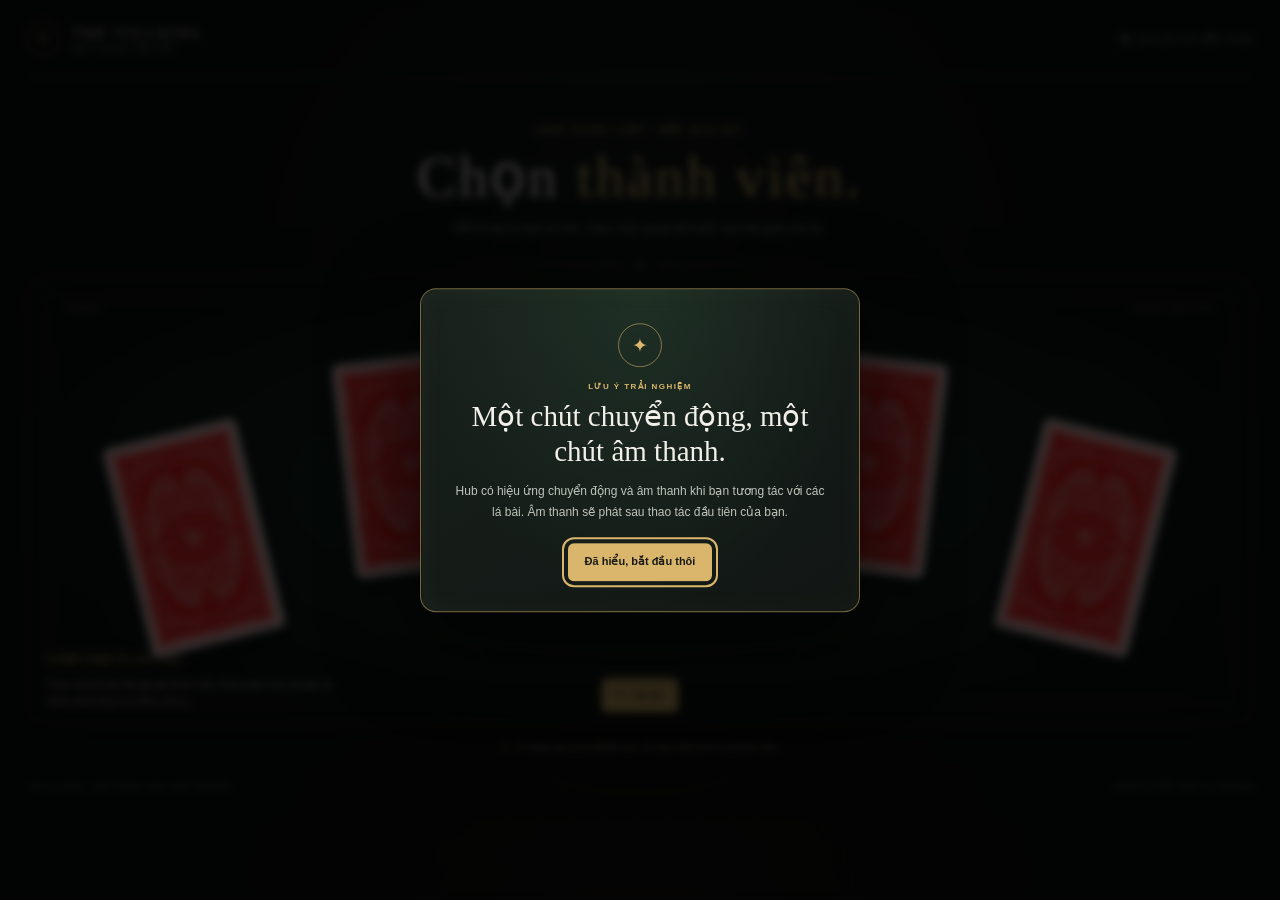
<file: index.html>
<!doctype html>
<html lang="vi">
<head>
  <meta charset="utf-8">
  <meta name="viewport" content="width=device-width, initial-scale=1">
  <meta name="theme-color" content="#0d1010">
  <meta name="description" content="The Villains — chọn một lá bài để khám phá thành viên của nhóm.">
  <title>The Villains — Chọn thành viên</title>
  <link rel="stylesheet" href="css/hub.css">
</head>
<body>
  <a class="skip-link" href="#main">Đi đến nội dung chính</a>
  <header class="masthead shell">
    <a class="brand" href="#top" aria-label="The Villains - Trang chủ">
      <span class="brand-mark" aria-hidden="true">V</span>
      <span><span class="brand-name">THE VILLAINS</span><span class="brand-caption">MỘT NHÓM GẮN KẾT</span></span>
    </a>
    <div class="table-status"><span class="status-dot" aria-hidden="true"></span>BÀN BÀI ĐÃ SẴN SÀNG</div>
  </header>

  <main class="shell" id="main">
    <section class="intro" id="top" aria-labelledby="pageTitle">
      <p class="intro-kicker">NĂM THÀNH VIÊN · MỘT BÀN BÀI</p>
      <h1 id="pageTitle">Chọn <span>thành viên.</span></h1>
      <p class="intro-copy">Mỗi lá bài là một cá tính. Chọn một người để bước vào thế giới của họ.</p>
      <div class="table-rule" aria-hidden="true">✦</div>
    </section>

    <section class="table-stage" id="tableStage" aria-label="Bàn bài The Villains">
      <div class="table-etching" aria-hidden="true"></div>
      <div class="arc-caption" aria-hidden="true"><span>BỘ BÀI</span><span>THÀNH LẬP 2026</span></div>
      <div class="card-arc" id="cardArc" aria-label="Chọn một thành viên"></div>
      <button class="action-button primary reshuffle-button" id="reshuffleButton" type="button" aria-label="Xào lại bộ bài">
        <span aria-hidden="true">↻</span>
        <span id="reshuffleLabel">Xào lại</span>
      </button>
      <aside class="selected-member" id="memberDetail" aria-live="polite" hidden>
        <div class="featured-card-slot" id="featuredCardSlot"></div>
        <div class="member-copy">
          <p class="member-kicker" id="memberKicker"></p>
          <h2 id="memberName"></h2>
          <p class="member-role" id="memberRole"></p>
          <p class="member-description" id="memberDescription"></p>
          <div class="member-tags" id="memberTags"></div>
          <div class="member-actions">
            <button class="action-button primary" id="previewButton" type="button">Xem trước hồ sơ <span aria-hidden="true">↗</span></button>
            <button class="action-button" id="clearSelection" type="button">Quay lại bộ bài</button>
          </div>
        </div>
      </aside>
      <div class="empty-detail" id="emptyDetail">
        <strong>Lượt chọn là của bạn.</strong>
        Chọn một lá bài để gặp gỡ thành viên, lắng nghe câu chuyện và khám phá trang cá nhân của họ.
      </div>
    </section>
    <p class="table-instruction"><span aria-hidden="true">✦</span> Di chuột qua lá bài để lật xem, rồi chọn để mở hồ sơ thành viên.</p>
    <footer class="footer"><span>THE VILLAINS · NĂM THÀNH VIÊN, NĂM THẾ GIỚI</span><span>NƯỚC ĐI TIẾP THEO LÀ CỦA BẠN</span></footer>
  </main>

  <dialog class="experience-notice" id="experienceNotice" aria-labelledby="experienceTitle" aria-describedby="experienceDescription">
    <div class="experience-mark" aria-hidden="true">✦</div>
    <p class="experience-kicker">LƯU Ý TRẢI NGHIỆM</p>
    <h2 id="experienceTitle">Một chút chuyển động, một chút âm thanh.</h2>
    <p id="experienceDescription">Hub có hiệu ứng chuyển động và âm thanh khi bạn tương tác với các lá bài. Âm thanh sẽ phát sau thao tác đầu tiên của bạn.</p>
    <button class="action-button primary experience-dismiss" id="dismissExperience" type="button">Đã hiểu, bắt đầu thôi</button>
  </dialog>

  <dialog class="profile-preview" id="profilePreview" aria-labelledby="previewTitle">
    <div class="preview-header">
      <div class="preview-heading"><span>HỒ SƠ THÀNH VIÊN</span><strong id="previewTitle"></strong></div>
      <button class="preview-close" id="closePreview" type="button" aria-label="Đóng bản xem trước" title="Đóng bản xem trước">×</button>
    </div>
    <iframe class="preview-frame" id="previewFrame" title="Xem trước hồ sơ thành viên" loading="eager"></iframe>
    <div class="preview-footer">
      <span class="preview-hint">Xem trước trang cá nhân · nhấn Esc để quay lại</span>
      <a class="action-button primary" id="enterProfile" href="#">Mở hồ sơ <span aria-hidden="true">↗</span></a>
    </div>
  </dialog>
  <div class="visually-hidden" id="announcement" role="status" aria-live="polite"></div>

  <script src="js/hub.js" defer></script>
</body>
</html>
</file>
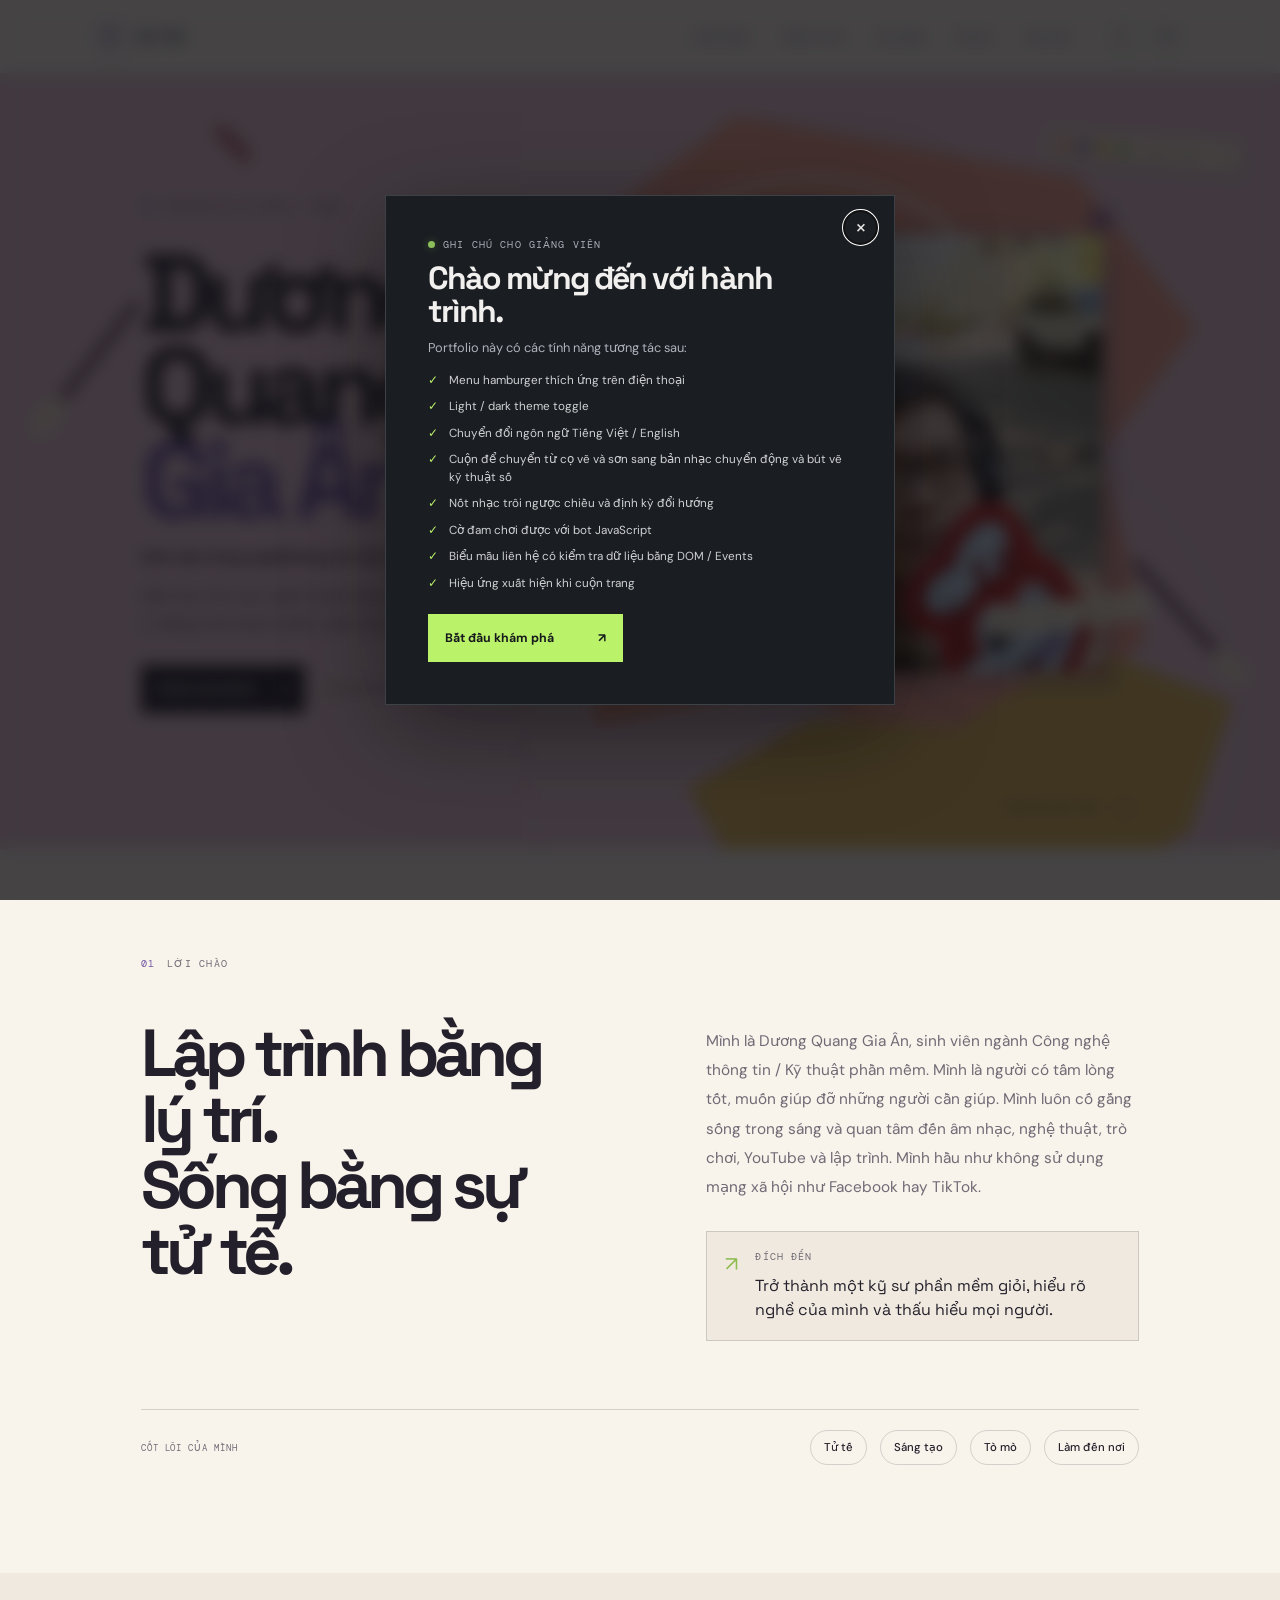
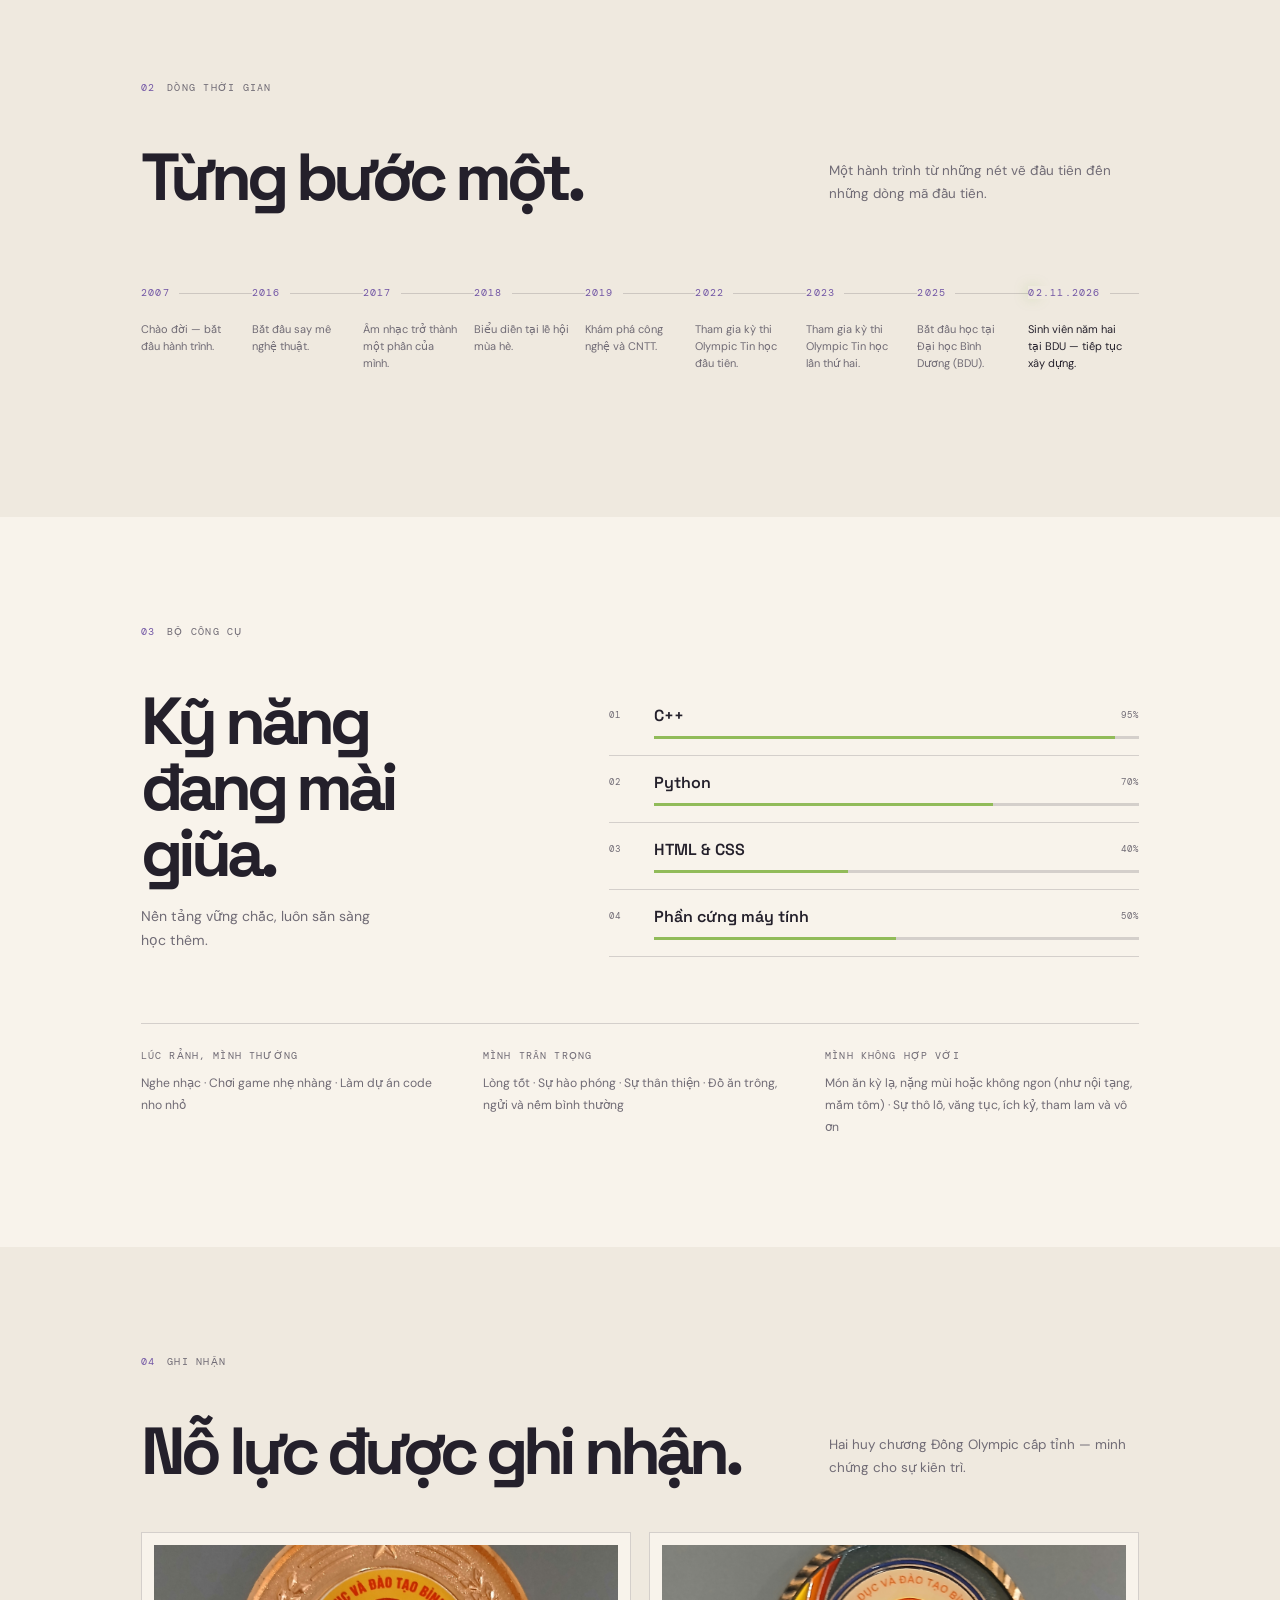
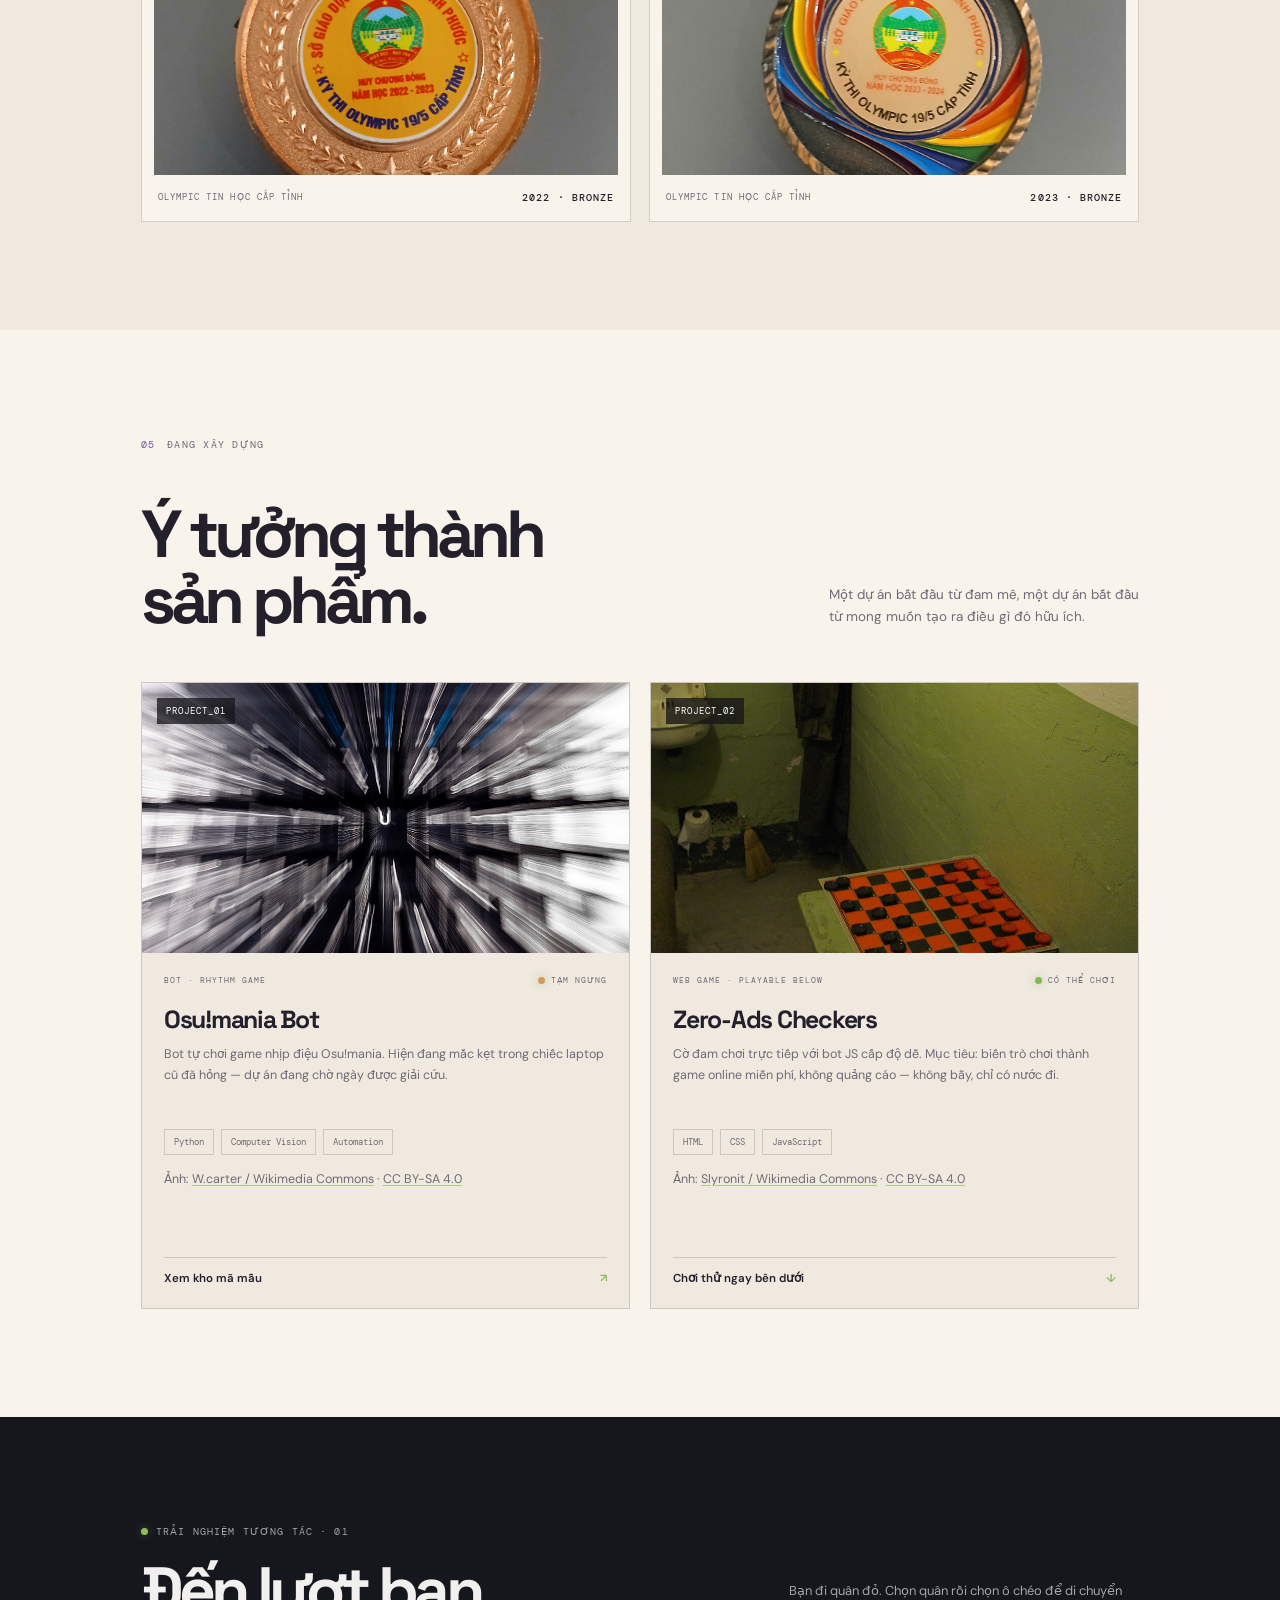
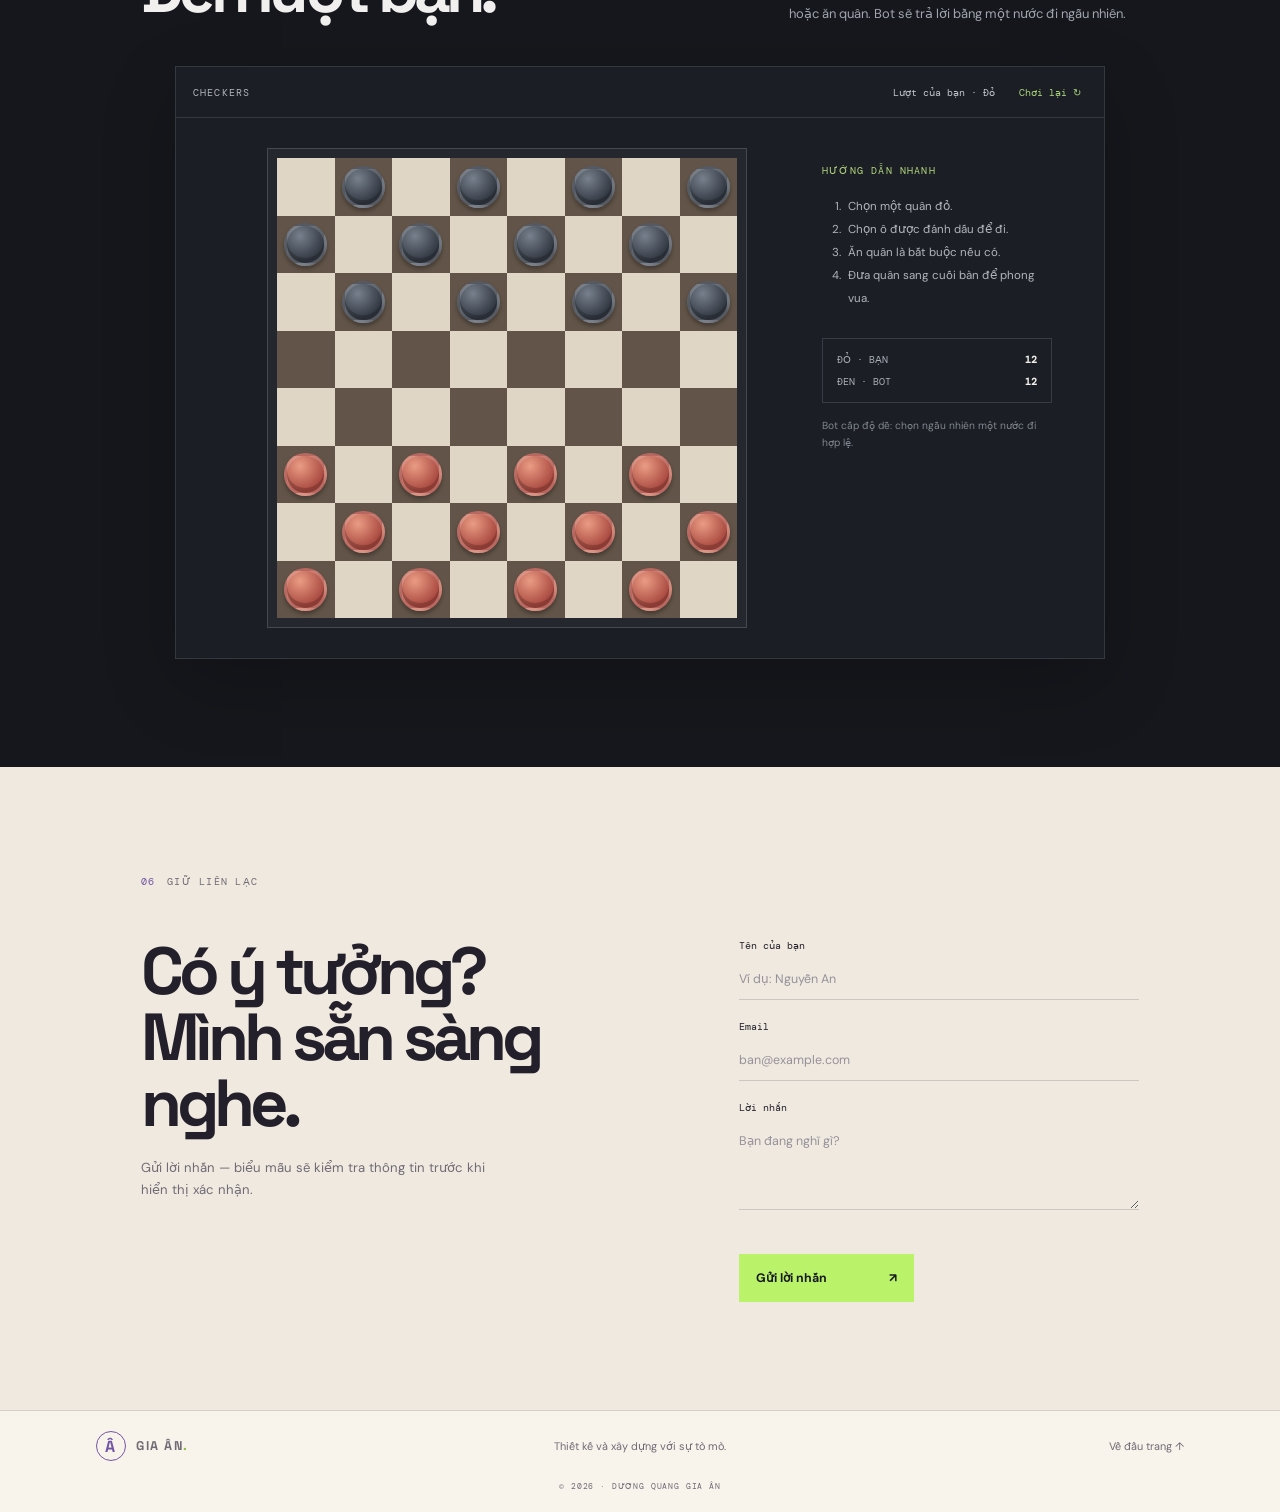
<file: SubPages/DuongQuangGiaAn/index.html>
<!doctype html>
<html lang="vi">
<head>
  <meta charset="utf-8">
  <meta name="viewport" content="width=device-width, initial-scale=1">
  <meta name="theme-color" content="#f5b5a3">
  <meta name="description" content="Portfolio của Dương Quang Gia Ân — sinh viên Kỹ thuật phần mềm và người yêu âm nhạc, nghệ thuật, trò chơi và lập trình.">
  <title>Dương Quang Gia Ân — Portfolio</title>
  <link rel="preconnect" href="https://fonts.googleapis.com">
  <link rel="preconnect" href="https://fonts.gstatic.com" crossorigin>
  <link href="https://fonts.googleapis.com/css2?family=DM+Mono:wght@400;500&family=DM+Sans:wght@400;500;600;700&family=Space+Grotesk:wght@500;600;700&display=swap" rel="stylesheet">
  <link rel="stylesheet" href="../../css/portfolio.css">
</head>
<body>
  <!-- Ảnh cá nhân: images/profile.png; ảnh huy chương: images/Medal_1.jpg và images/Medal_2.jpg; ảnh dự án: images/project-osumania.jpg và images/project-checkers.jpg. -->
  <a class="skip-link" href="#main" data-vn="Bỏ qua điều hướng" data-en="Skip navigation">Bỏ qua điều hướng</a>
  <header class="site-header">
    <a class="site-brand" href="#home" aria-label="Gia Ân, về đầu trang"><span class="brand-symbol">Â</span><span>GIA ÂN<span class="brand-dot">.</span></span></a>
    <button class="menu-toggle" type="button" aria-expanded="false" aria-controls="primary-nav" aria-label="Mở menu"><span></span><span></span><span></span></button>
    <nav class="primary-nav" id="primary-nav" aria-label="Điều hướng chính">
      <button class="nav-close" type="button" aria-label="Đóng menu">×</button>
      <a href="#about" data-vn="Giới thiệu" data-en="About">Giới thiệu</a>
      <a href="#journey" data-vn="Hành trình" data-en="Journey">Hành trình</a>
      <a href="#skills" data-vn="Kỹ năng" data-en="Skills">Kỹ năng</a>
      <a href="#projects" data-vn="Dự án" data-en="Projects">Dự án</a>
      <a href="#contact" data-vn="Liên hệ" data-en="Contact">Liên hệ</a>
      <div class="nav-tools">
        <button class="tool-button theme-toggle" type="button" aria-label="Bật chế độ tối" title="Đổi giao diện"><span class="theme-icon" aria-hidden="true">☾</span></button>
        <button class="tool-button language-toggle" type="button" aria-label="Switch to English" lang="en">EN</button>
      </div>
    </nav>
  </header>

  <main id="main">
    <section class="hero journey-surface" id="home">
      <div class="hero-paint paint-one"></div><div class="hero-paint paint-two"></div><div class="hero-paint paint-three"></div>
      <svg class="paint-drawing" viewBox="0 0 1200 700" preserveAspectRatio="none" aria-hidden="true">
        <path pathLength="1000" d="M630 132 C735 69 848 92 905 154 S1007 258 1085 208 C1131 178 1132 115 1087 92" />
        <path pathLength="1000" d="M770 545 C843 463 929 453 1001 493 S1113 585 1171 527" />
        <path pathLength="1000" d="M499 262 C558 237 604 242 652 271" />
      </svg>
      <div class="paint-palette" aria-hidden="true"><i></i><i></i><i></i><i></i><span>COLOR STUDY · 01</span></div>
      <div class="paint-brush" aria-hidden="true"><span></span><i></i></div>
      <div class="hero-inner">
        <div class="hero-copy reveal">
          <p class="eyebrow"><span class="eyebrow-star">✳</span> <span data-vn="PORTFOLIO CÁ NHÂN · 2026" data-en="PERSONAL PORTFOLIO · 2026">PORTFOLIO CÁ NHÂN · 2026</span></p>
          <h1>Dương Quang<br><em>Gia Ân</em></h1>
          <p class="hero-role" data-vn="Sinh viên Công nghệ thông tin / Kỹ thuật phần mềm" data-en="IT / Software Engineering student">Sinh viên Công nghệ thông tin / Kỹ thuật phần mềm</p>
          <p class="hero-intro" data-vn="Một tâm hồn yêu nghệ thuật đang học cách biến những ý tưởng nhỏ thành phần mềm hữu ích." data-en="An arts-loving soul learning to turn small ideas into useful software.">Một tâm hồn yêu nghệ thuật đang học cách biến những ý tưởng nhỏ thành phần mềm hữu ích.</p>
          <div class="hero-actions"><a class="button button-ink" href="#projects"><span data-vn="Khám phá dự án" data-en="Explore projects">Khám phá dự án</span><span aria-hidden="true">↘</span></a><span class="availability"><i></i><span data-vn="ĐANG HỌC · LUÔN TÒ MÒ" data-en="LEARNING · ALWAYS CURIOUS">ĐANG HỌC · LUÔN TÒ MÒ</span></span></div>
        </div>
        <div class="portrait-composition reveal">
          <div class="portrait-frame">
            <!-- REPLACE WITH YOUR IMAGE PATH HERE -->
            <img class="portrait-image" src="images/profile.png" alt="Ảnh chân dung Dương Quang Gia Ân">
            <div class="portrait-placeholder" aria-hidden="true"><span>ÂN</span><small>THÊM ẢNH CỦA BẠN</small></div>
          </div>
          <span class="portrait-note note-one" data-vn="đang vẽ lại tương lai ↗" data-en="sketching the future ↗">đang vẽ lại tương lai ↗</span>
          <span class="portrait-note note-two">BDU · IT</span>
          <span class="portrait-scribble" aria-hidden="true">✳</span>
        </div>
      </div>
      <a class="scroll-cue" href="#about"><span data-vn="CUỘN ĐỂ BẮT ĐẦU" data-en="SCROLL TO BEGIN">CUỘN ĐỂ BẮT ĐẦU</span><i aria-hidden="true">↓</i></a>
    </section>

    <section class="about section-wrap" id="about">
      <div class="section-kicker"><span>01</span><span data-vn="LỜI CHÀO" data-en="A QUICK INTRO">LỜI CHÀO</span></div>
      <div class="about-grid">
        <h2 class="section-title" data-vn="Lập trình bằng lý trí. Sống bằng sự tử tế." data-en="Building with logic. Living with kindness.">Lập trình bằng lý trí.<br>Sống bằng sự tử tế.</h2>
        <div class="about-copy">
          <p data-vn="Mình là Dương Quang Gia Ân, sinh viên ngành Công nghệ thông tin / Kỹ thuật phần mềm. Mình là người có tấm lòng tốt, muốn giúp đỡ những người cần giúp. Mình luôn cố gắng sống trong sáng và quan tâm đến âm nhạc, nghệ thuật, trò chơi, YouTube và lập trình. Mình hầu như không sử dụng mạng xã hội như Facebook hay TikTok." data-en="I'm Dương Quang Gia Ân, an IT / Software Engineering student. I'm a kind-hearted soul who wants to help others in need. I try to stay morally pure and enjoy music, arts, games, YouTube, and programming. I don't use most, if not all, social media (Facebook, TikTok, etc.).">Mình là Dương Quang Gia Ân, sinh viên ngành Công nghệ thông tin / Kỹ thuật phần mềm. Mình là người có tấm lòng tốt, muốn giúp đỡ những người cần giúp. Mình luôn cố gắng sống trong sáng và quan tâm đến âm nhạc, nghệ thuật, trò chơi, YouTube và lập trình. Mình hầu như không sử dụng mạng xã hội như Facebook hay TikTok.</p>
          <div class="goal-card"><span class="goal-icon">↗</span><div><span class="micro-label" data-vn="ĐÍCH ĐẾN" data-en="NORTH STAR">ĐÍCH ĐẾN</span><p data-vn="Trở thành một kỹ sư phần mềm giỏi, hiểu rõ nghề của mình và thấu hiểu mọi người." data-en="To be a great software engineer who understands the craft and the people around it.">Trở thành một kỹ sư phần mềm giỏi, hiểu rõ nghề của mình và thấu hiểu mọi người.</p></div></div>
        </div>
      </div>
      <div class="values-row"><span data-vn="CỐT LÕI CỦA MÌNH" data-en="A FEW THINGS I VALUE">CỐT LÕI CỦA MÌNH</span><b data-vn="Tử tế" data-en="Kindness">Tử tế</b><b data-vn="Sáng tạo" data-en="Creativity">Sáng tạo</b><b data-vn="Tò mò" data-en="Curiosity">Tò mò</b><b data-vn="Làm đến nơi" data-en="Follow-through">Làm đến nơi</b></div>
    </section>

    <section class="journey-section section-wrap" id="journey">
      <div class="section-kicker"><span>02</span><span data-vn="DÒNG THỜI GIAN" data-en="THE JOURNEY">DÒNG THỜI GIAN</span></div>
      <div class="journey-heading"><h2 class="section-title" data-vn="Từng bước một." data-en="One step at a time.">Từng bước một.</h2><p data-vn="Một hành trình từ những nét vẽ đầu tiên đến những dòng mã đầu tiên." data-en="From first sketches to first lines of code.">Một hành trình từ những nét vẽ đầu tiên đến những dòng mã đầu tiên.</p></div>
      <div class="timeline">
        <article class="timeline-item"><span class="timeline-year">2007</span><span class="timeline-dot"></span><p data-vn="Chào đời — bắt đầu hành trình." data-en="Born — the journey begins.">Chào đời — bắt đầu hành trình.</p></article>
        <article class="timeline-item"><span class="timeline-year">2016</span><span class="timeline-dot"></span><p data-vn="Bắt đầu say mê nghệ thuật." data-en="Fell in love with arts.">Bắt đầu say mê nghệ thuật.</p></article>
        <article class="timeline-item"><span class="timeline-year">2017</span><span class="timeline-dot"></span><p data-vn="Âm nhạc trở thành một phần của mình." data-en="Music became part of my world.">Âm nhạc trở thành một phần của mình.</p></article>
        <article class="timeline-item"><span class="timeline-year">2018</span><span class="timeline-dot"></span><p data-vn="Biểu diễn tại lễ hội mùa hè." data-en="Performed at a summer festival.">Biểu diễn tại lễ hội mùa hè.</p></article>
        <article class="timeline-item"><span class="timeline-year">2019</span><span class="timeline-dot"></span><p data-vn="Khám phá công nghệ và CNTT." data-en="Discovered tech and IT.">Khám phá công nghệ và CNTT.</p></article>
        <article class="timeline-item"><span class="timeline-year">2022</span><span class="timeline-dot"></span><p data-vn="Tham gia kỳ thi Olympic Tin học đầu tiên." data-en="Joined my first IT Olympic contest.">Tham gia kỳ thi Olympic Tin học đầu tiên.</p></article>
        <article class="timeline-item"><span class="timeline-year">2023</span><span class="timeline-dot"></span><p data-vn="Tham gia kỳ thi Olympic Tin học lần thứ hai." data-en="Joined my second IT Olympic contest.">Tham gia kỳ thi Olympic Tin học lần thứ hai.</p></article>
        <article class="timeline-item"><span class="timeline-year">2025</span><span class="timeline-dot"></span><p data-vn="Bắt đầu học tại Đại học Bình Dương (BDU)." data-en="Started at Binh Duong University (BDU).">Bắt đầu học tại Đại học Bình Dương (BDU).</p></article>
        <article class="timeline-item timeline-current"><span class="timeline-year" data-vn="02.11.2026" data-en="NOV 02, 2026">02.11.2026</span><span class="timeline-dot"></span><p data-vn="Sinh viên năm hai tại BDU — tiếp tục xây dựng." data-en="Sophomore at BDU — still building.">Sinh viên năm hai tại BDU — tiếp tục xây dựng.</p></article>
      </div>
    </section>

    <section class="skills-section section-wrap" id="skills">
      <div class="section-kicker"><span>03</span><span data-vn="BỘ CÔNG CỤ" data-en="TOOLKIT">BỘ CÔNG CỤ</span></div>
      <div class="skills-grid">
        <div><h2 class="section-title" data-vn="Kỹ năng<br>đang mài giũa." data-en="Skills in<br>the making." data-translation-markup>Kỹ năng<br>đang mài giũa.</h2><p class="skills-lede" data-vn="Nền tảng vững chắc, luôn sẵn sàng học thêm." data-en="A growing foundation, always ready to learn more.">Nền tảng vững chắc, luôn sẵn sàng học thêm.</p></div>
        <div class="skill-list">
          <div class="skill-row"><span class="skill-index">01</span><span class="skill-name">C++</span><span class="skill-level">95%</span><div class="skill-track"><i style="--level:95%"></i></div></div>
          <div class="skill-row"><span class="skill-index">02</span><span class="skill-name">Python</span><span class="skill-level">70%</span><div class="skill-track"><i style="--level:70%"></i></div></div>
          <div class="skill-row"><span class="skill-index">03</span><span class="skill-name">HTML &amp; CSS</span><span class="skill-level">40%</span><div class="skill-track"><i style="--level:40%"></i></div></div>
          <div class="skill-row"><span class="skill-index">04</span><span class="skill-name" data-vn="Phần cứng máy tính" data-en="Computer hardware">Phần cứng máy tính</span><span class="skill-level">50%</span><div class="skill-track"><i style="--level:50%"></i></div></div>
        </div>
      </div>
      <div class="interests">
        <div><span class="micro-label" data-vn="LÚC RẢNH, MÌNH THƯỜNG" data-en="OFF THE CLOCK">LÚC RẢNH, MÌNH THƯỜNG</span><p data-vn="Nghe nhạc · Chơi game nhẹ nhàng · Làm dự án code nho nhỏ" data-en="Listen to music · Play casual games · Make small code projects">Nghe nhạc · Chơi game nhẹ nhàng · Làm dự án code nho nhỏ</p></div>
        <div><span class="micro-label" data-vn="MÌNH TRÂN TRỌNG" data-en="I APPRECIATE">MÌNH TRÂN TRỌNG</span><p data-vn="Lòng tốt · Sự hào phóng · Sự thân thiện · Đồ ăn trông, ngửi và nếm bình thường" data-en="Kindness · Generosity · Friendliness · Food that looks, smells, and tastes normal">Lòng tốt · Sự hào phóng · Sự thân thiện · Đồ ăn trông, ngửi và nếm bình thường</p></div>
        <div><span class="micro-label" data-vn="MÌNH KHÔNG HỢP VỚI" data-en="NOT MY THING">MÌNH KHÔNG HỢP VỚI</span><p data-vn="Món ăn kỳ lạ, nặng mùi hoặc không ngon (như nội tạng, mắm tôm) · Sự thô lỗ, văng tục, ích kỷ, tham lam và vô ơn" data-en="Odd-looking, smelly, or unappetizing foods (like organ meat or fermented shrimp paste) · Rudeness, foul language, selfishness, greed, and ingratitude">Món ăn kỳ lạ, nặng mùi hoặc không ngon (như nội tạng, mắm tôm) · Sự thô lỗ, văng tục, ích kỷ, tham lam và vô ơn</p></div>
      </div>
    </section>

    <section class="awards-section section-wrap" id="awards">
      <div class="section-kicker"><span>04</span><span data-vn="GHI NHẬN" data-en="RECOGNITION">GHI NHẬN</span></div>
      <div class="awards-heading"><h2 class="section-title" data-vn="Nỗ lực được ghi nhận." data-en="A little recognition.">Nỗ lực được ghi nhận.</h2><p data-vn="Hai huy chương Đồng Olympic cấp tỉnh — minh chứng cho sự kiên trì." data-en="Two provincial Olympic bronze medals — reminders to keep showing up.">Hai huy chương Đồng Olympic cấp tỉnh — minh chứng cho sự kiên trì.</p></div>
      <div class="medal-grid">
        <article class="medal-card"><div class="medal-image-wrap">
          <!-- REPLACE WITH YOUR IMAGE PATH HERE -->
          <img src="images/Medal_1.jpg" alt="Ảnh huy chương Đồng Olympic Tin học cấp tỉnh năm 2022">
          <span class="medal-placeholder" aria-hidden="true">🥉</span></div><div class="medal-caption"><span data-vn="OLYMPIC TIN HỌC CẤP TỈNH" data-en="PROVINCIAL IT OLYMPIC">OLYMPIC TIN HỌC CẤP TỈNH</span><b>2022 · BRONZE</b></div></article>
        <article class="medal-card"><div class="medal-image-wrap">
          <!-- REPLACE WITH YOUR IMAGE PATH HERE -->
          <img src="images/Medal_2.jpg" alt="Ảnh huy chương Đồng Olympic Tin học cấp tỉnh năm 2023">
          <span class="medal-placeholder" aria-hidden="true">🥉</span></div><div class="medal-caption"><span data-vn="OLYMPIC TIN HỌC CẤP TỈNH" data-en="PROVINCIAL IT OLYMPIC">OLYMPIC TIN HỌC CẤP TỈNH</span><b>2023 · BRONZE</b></div></article>
      </div>
    </section>

    <section class="projects-section section-wrap" id="projects">
      <div class="section-kicker"><span>05</span><span data-vn="ĐANG XÂY DỰNG" data-en="THINGS I'VE BUILT">ĐANG XÂY DỰNG</span></div>
      <div class="projects-heading"><h2 class="section-title" data-vn="Ý tưởng thành<br>sản phẩm." data-en="Ideas into<br>something real." data-translation-markup>Ý tưởng thành<br>sản phẩm.</h2><p data-vn="Một dự án bắt đầu từ đam mê, một dự án bắt đầu từ mong muốn tạo ra điều gì đó hữu ích." data-en="One started with a passion; one with the wish to make something useful.">Một dự án bắt đầu từ đam mê, một dự án bắt đầu từ mong muốn tạo ra điều gì đó hữu ích.</p></div>
      <div class="project-grid">
        <article class="project-card project-osu"><div class="project-visual osu-visual">
          <!-- REPLACE WITH YOUR IMAGE PATH HERE -->
          <img src="images/project-osumania.jpg" alt="Bàn phím máy tính được chụp với hiệu ứng chuyển động, gợi không khí game nhịp điệu">
          <div class="visual-fallback" aria-hidden="true"><span class="osu-orbit">●</span><span class="osu-title">osu!<small>mania</small></span><i>▶</i><i>◆</i><i>●</i></div>
          <span class="project-number">PROJECT_01</span></div><div class="project-info"><div class="project-meta"><span>BOT · RHYTHM GAME</span><span class="project-status"><i></i><span data-vn="TẠM NGƯNG" data-en="ON HOLD">TẠM NGƯNG</span></span></div><h3>Osu!mania Bot</h3><p data-vn="Bot tự chơi game nhịp điệu Osu!mania. Hiện đang mắc kẹt trong chiếc laptop cũ đã hỏng — dự án đang chờ ngày được giải cứu." data-en="A bot that plays the rhythm game Osu!mania. It is currently stuck in an old, broken laptop, waiting for a rescue mission.">Bot tự chơi game nhịp điệu Osu!mania. Hiện đang mắc kẹt trong chiếc laptop cũ đã hỏng — dự án đang chờ ngày được giải cứu.</p><div class="tech-tags"><span>Python</span><span>Computer Vision</span><span>Automation</span></div><p class="asset-credit">Ảnh: <a href="https://commons.wikimedia.org/wiki/File:Camera_zoom_burst_on_a_Microsoft_computer_keyboard_in_Tuntorp_8.jpg" target="_blank" rel="noreferrer">W.carter / Wikimedia Commons</a> · <a href="https://creativecommons.org/licenses/by-sa/4.0/" target="_blank" rel="noreferrer">CC BY-SA 4.0</a></p><!-- REPLACE WITH YOUR REPOSITORY URL HERE --><a class="project-link" href="https://github.com/your-username/osumania-bot" target="_blank" rel="noreferrer"><span data-vn="Xem kho mã mẫu" data-en="Repository placeholder">Xem kho mã mẫu</span><span aria-hidden="true">↗</span></a></div></article>
        <article class="project-card project-checkers"><div class="project-visual checkers-visual">
          <!-- REPLACE WITH YOUR IMAGE PATH HERE -->
          <img src="images/project-checkers.jpg" alt="Bàn cờ đam tại Alcatraz">
          <div class="checkers-preview" aria-hidden="true"><span></span><span></span><span></span><span></span><span></span><span></span><span></span><span></span><span></span></div><span class="project-number">PROJECT_02</span></div><div class="project-info"><div class="project-meta"><span>WEB GAME · PLAYABLE BELOW</span><span class="project-status status-live"><i></i><span data-vn="CÓ THỂ CHƠI" data-en="PLAYABLE">CÓ THỂ CHƠI</span></span></div><h3>Zero-Ads Checkers</h3><p data-vn="Cờ đam chơi trực tiếp với bot JS cấp độ dễ. Mục tiêu: biến trò chơi thành game online miễn phí, không quảng cáo — không bẫy, chỉ có nước đi." data-en="A playable checkers game against an easy JS bot. The goal: make it a free-to-play online game with zero ads — no traps, just moves.">Cờ đam chơi trực tiếp với bot JS cấp độ dễ. Mục tiêu: biến trò chơi thành game online miễn phí, không quảng cáo — không bẫy, chỉ có nước đi.</p><div class="tech-tags"><span>HTML</span><span>CSS</span><span>JavaScript</span></div><p class="asset-credit">Ảnh: <a href="https://commons.wikimedia.org/wiki/File:Checkers_board_in_a_cell_at_Alcatraz.jpg" target="_blank" rel="noreferrer">Slyronit / Wikimedia Commons</a> · <a href="https://creativecommons.org/licenses/by-sa/4.0/" target="_blank" rel="noreferrer">CC BY-SA 4.0</a></p><a class="project-link" href="#play-checkers"><span data-vn="Chơi thử ngay bên dưới" data-en="Play it right below">Chơi thử ngay bên dưới</span><span aria-hidden="true">↓</span></a></div></article>
      </div>
    </section>

    <section class="game-section section-wrap" id="play-checkers">
      <canvas class="matrix-rain-canvas" id="matrix-rain" aria-hidden="true"></canvas>
      <div class="game-heading"><div><p class="micro-label"><span class="terminal-dot"></span><span data-vn="TRẢI NGHIỆM TƯƠNG TÁC · 01" data-en="INTERACTIVE FEATURE · 01">TRẢI NGHIỆM TƯƠNG TÁC · 01</span></p><h2 data-vn="Đến lượt bạn." data-en="Your move.">Đến lượt bạn.</h2></div><p data-vn="Bạn đi quân đỏ. Chọn quân rồi chọn ô chéo để di chuyển hoặc ăn quân. Bot sẽ trả lời bằng một nước đi ngẫu nhiên." data-en="You play red. Select a piece, then a diagonal square to move or capture. The bot replies with a random legal move.">Bạn đi quân đỏ. Chọn quân rồi chọn ô chéo để di chuyển hoặc ăn quân. Bot sẽ trả lời bằng một nước đi ngẫu nhiên.</p></div>
      <div class="game-shell">
        <div class="game-topbar"><span class="game-title">CHECKERS</span><span class="game-turn" id="game-status" aria-live="polite">Lượt của bạn · Đỏ</span><button class="reset-game" id="reset-game" type="button" data-vn="Chơi lại ↻" data-en="Restart ↻">Chơi lại ↻</button></div>
        <div class="game-layout"><div class="board-frame"><div class="checkers-board" id="checkers-board" role="grid" aria-label="Bàn cờ đam"></div></div><aside class="game-aside"><div class="game-aside-label" data-vn="HƯỚNG DẪN NHANH" data-en="QUICK GUIDE">HƯỚNG DẪN NHANH</div><ol><li data-vn="Chọn một quân đỏ." data-en="Select a red piece.">Chọn một quân đỏ.</li><li data-vn="Chọn ô được đánh dấu để đi." data-en="Choose a highlighted square.">Chọn ô được đánh dấu để đi.</li><li data-vn="Ăn quân là bắt buộc nếu có." data-en="Captures are mandatory.">Ăn quân là bắt buộc nếu có.</li><li data-vn="Đưa quân sang cuối bàn để phong vua." data-en="Reach the far edge to become a king.">Đưa quân sang cuối bàn để phong vua.</li></ol><div class="score-box"><span data-vn="ĐỎ · BẠN" data-en="RED · YOU">ĐỎ · BẠN</span><b id="red-score">12</b><span data-vn="ĐEN · BOT" data-en="BLACK · BOT">ĐEN · BOT</span><b id="black-score">12</b></div><p class="game-footnote" data-vn="Bot cấp độ dễ: chọn ngẫu nhiên một nước đi hợp lệ." data-en="Easy bot: picks a random legal move.">Bot cấp độ dễ: chọn ngẫu nhiên một nước đi hợp lệ.</p></aside></div>
      </div>
    </section>

    <section class="contact-section section-wrap" id="contact">
      <div class="section-kicker"><span>06</span><span data-vn="GIỮ LIÊN LẠC" data-en="SAY HELLO">GIỮ LIÊN LẠC</span></div>
      <div class="contact-grid"><div><h2 class="section-title" data-vn="Có ý tưởng?<br>Mình sẵn sàng nghe." data-en="Have an idea?<br>I'm all ears." data-translation-markup>Có ý tưởng?<br>Mình sẵn sàng nghe.</h2><p data-vn="Gửi lời nhắn — biểu mẫu sẽ kiểm tra thông tin trước khi hiển thị xác nhận." data-en="Send a note — the form validates your details before showing a confirmation.">Gửi lời nhắn — biểu mẫu sẽ kiểm tra thông tin trước khi hiển thị xác nhận.</p></div>
        <form class="contact-form" id="contact-form" novalidate>
          <label for="contact-name" data-vn="Tên của bạn" data-en="Your name">Tên của bạn</label><input id="contact-name" name="name" type="text" autocomplete="name" required minlength="2" maxlength="80" data-placeholder-vn="Ví dụ: Nguyễn An" data-placeholder-en="e.g. Alex Nguyen" placeholder="Ví dụ: Nguyễn An">
          <label for="contact-email" data-vn="Email" data-en="Email">Email</label><input id="contact-email" name="email" type="email" autocomplete="email" required maxlength="254" data-placeholder-vn="ban@example.com" data-placeholder-en="you@example.com" placeholder="ban@example.com">
          <label for="contact-message" data-vn="Lời nhắn" data-en="Message">Lời nhắn</label><textarea id="contact-message" name="message" rows="4" required minlength="10" maxlength="2000" data-placeholder-vn="Bạn đang nghĩ gì?" data-placeholder-en="What's on your mind?" placeholder="Bạn đang nghĩ gì?"></textarea>
          <p class="form-feedback" id="form-feedback" role="status" aria-live="polite"></p>
          <button class="button button-lime" type="submit"><span data-vn="Gửi lời nhắn" data-en="Send message">Gửi lời nhắn</span><span aria-hidden="true">↗</span></button>
        </form></div>
    </section>
  </main>
  <div class="journey-decor" aria-hidden="true">
    <div class="art-edge-scene">
      <div class="edge-splatter splatter-left"><i></i><i></i><i></i><i></i><i></i><i></i></div>
      <div class="edge-splatter splatter-right"><i></i><i></i><i></i><i></i><i></i><i></i></div>
      <div class="edge-brush edge-brush-left"><span></span><i></i></div>
      <div class="edge-brush edge-brush-right"><span></span><i></i></div>
      <svg class="edge-paint-strokes" viewBox="0 0 1200 800" preserveAspectRatio="none">
        <path d="M-25 145 C46 98 57 210 118 159 S181 87 229 138" />
        <path d="M1225 605 C1155 543 1144 655 1086 604 S1022 537 976 584" />
        <path d="M-19 600 C41 550 63 650 121 601" />
      </svg>
    </div>
    <div class="music-edge-scene" id="music-edge-scene">
      <div class="music-rail music-rail-left"><div class="music-note-stream" aria-hidden="true">
      </div></div>
      <div class="music-rail music-rail-right"><div class="music-note-stream" aria-hidden="true">
      </div></div>
      <div class="digital-pen digital-pen-left"><i></i><span></span><b></b></div>
      <div class="digital-pen digital-pen-right"><i></i><span></span><b></b></div>
    </div>
  </div>

  <footer class="site-footer"><a class="site-brand" href="#home"><span class="brand-symbol">Â</span><span>GIA ÂN<span class="brand-dot">.</span></span></a><span data-vn="Thiết kế và xây dựng với sự tò mò." data-en="Designed and built with curiosity.">Thiết kế và xây dựng với sự tò mò.</span><a href="#home" data-vn="Về đầu trang ↑" data-en="Back to top ↑">Về đầu trang ↑</a><small>© 2026 · DƯƠNG QUANG GIA ÂN</small></footer>

  <div class="welcome-overlay" id="welcome-modal" role="dialog" aria-modal="true" aria-labelledby="modal-title" aria-describedby="modal-description" hidden>
    <div class="welcome-card"><button class="modal-close" type="button" aria-label="Đóng cửa sổ">×</button><p class="micro-label"><span class="terminal-dot"></span><span data-vn="GHI CHÚ CHO GIẢNG VIÊN" data-en="NOTE FOR THE PROFESSOR">GHI CHÚ CHO GIẢNG VIÊN</span></p><h2 id="modal-title" data-vn="Chào mừng đến với hành trình." data-en="Welcome to the journey.">Chào mừng đến với hành trình.</h2><p id="modal-description" data-vn="Portfolio này có các tính năng tương tác sau:" data-en="This portfolio includes the following interactive features:">Portfolio này có các tính năng tương tác sau:</p><ul class="feature-list"><li data-vn="Menu hamburger thích ứng trên điện thoại" data-en="Responsive mobile hamburger menu">Menu hamburger thích ứng trên điện thoại</li><li data-vn="Chuyển đổi giao diện sáng / tối" data-en="Light / dark theme toggle">Light / dark theme toggle</li><li data-vn="Chuyển đổi ngôn ngữ Tiếng Việt / English" data-en="Vietnamese / English language toggle">Chuyển đổi ngôn ngữ Tiếng Việt / English</li><li data-vn="Cuộn để chuyển từ cọ vẽ và sơn sang bản nhạc chuyển động và bút vẽ kỹ thuật số" data-en="Scroll from animated brushes and paint to moving sheet music and digital pens">Cuộn để chuyển từ cọ vẽ và sơn sang bản nhạc chuyển động và bút vẽ kỹ thuật số</li><li data-vn="Nốt nhạc trôi ngược chiều và định kỳ đổi hướng" data-en="Musical notes drift in opposite directions and periodically reverse">Nốt nhạc trôi ngược chiều và định kỳ đổi hướng</li><li data-vn="Cờ đam chơi được với bot JavaScript" data-en="Playable checkers game with a JavaScript bot">Cờ đam chơi được với bot JavaScript</li><li data-vn="Biểu mẫu liên hệ có kiểm tra dữ liệu bằng DOM / Events" data-en="Contact form validation using DOM / Events">Biểu mẫu liên hệ có kiểm tra dữ liệu bằng DOM / Events</li><li data-vn="Hiệu ứng xuất hiện khi cuộn trang" data-en="Scroll-triggered reveal animations">Hiệu ứng xuất hiện khi cuộn trang</li></ul><button class="button button-lime modal-accept" type="button"><span data-vn="Bắt đầu khám phá" data-en="Start exploring">Bắt đầu khám phá</span><span aria-hidden="true">↗</span></button></div>
  </div>
  <script src="../../js/portfolio.js" defer></script>
</body>
</html>
</file>
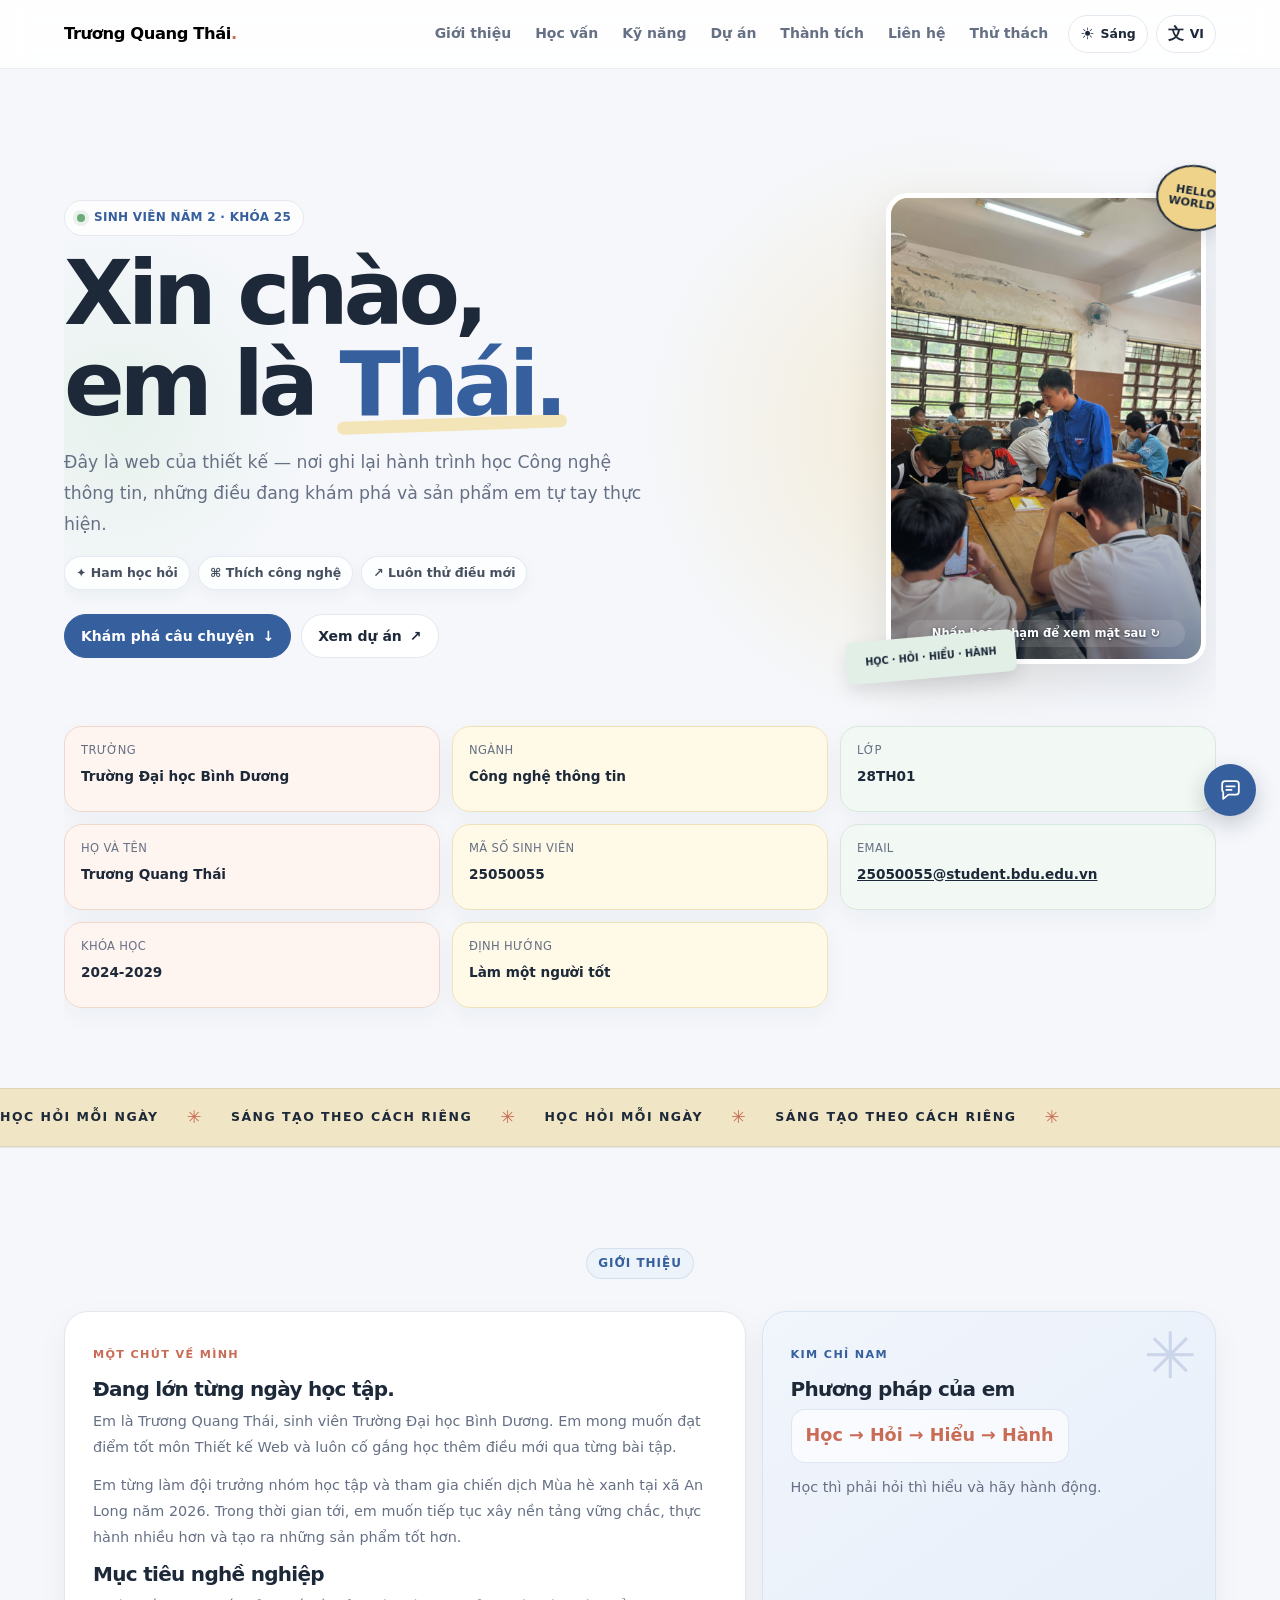
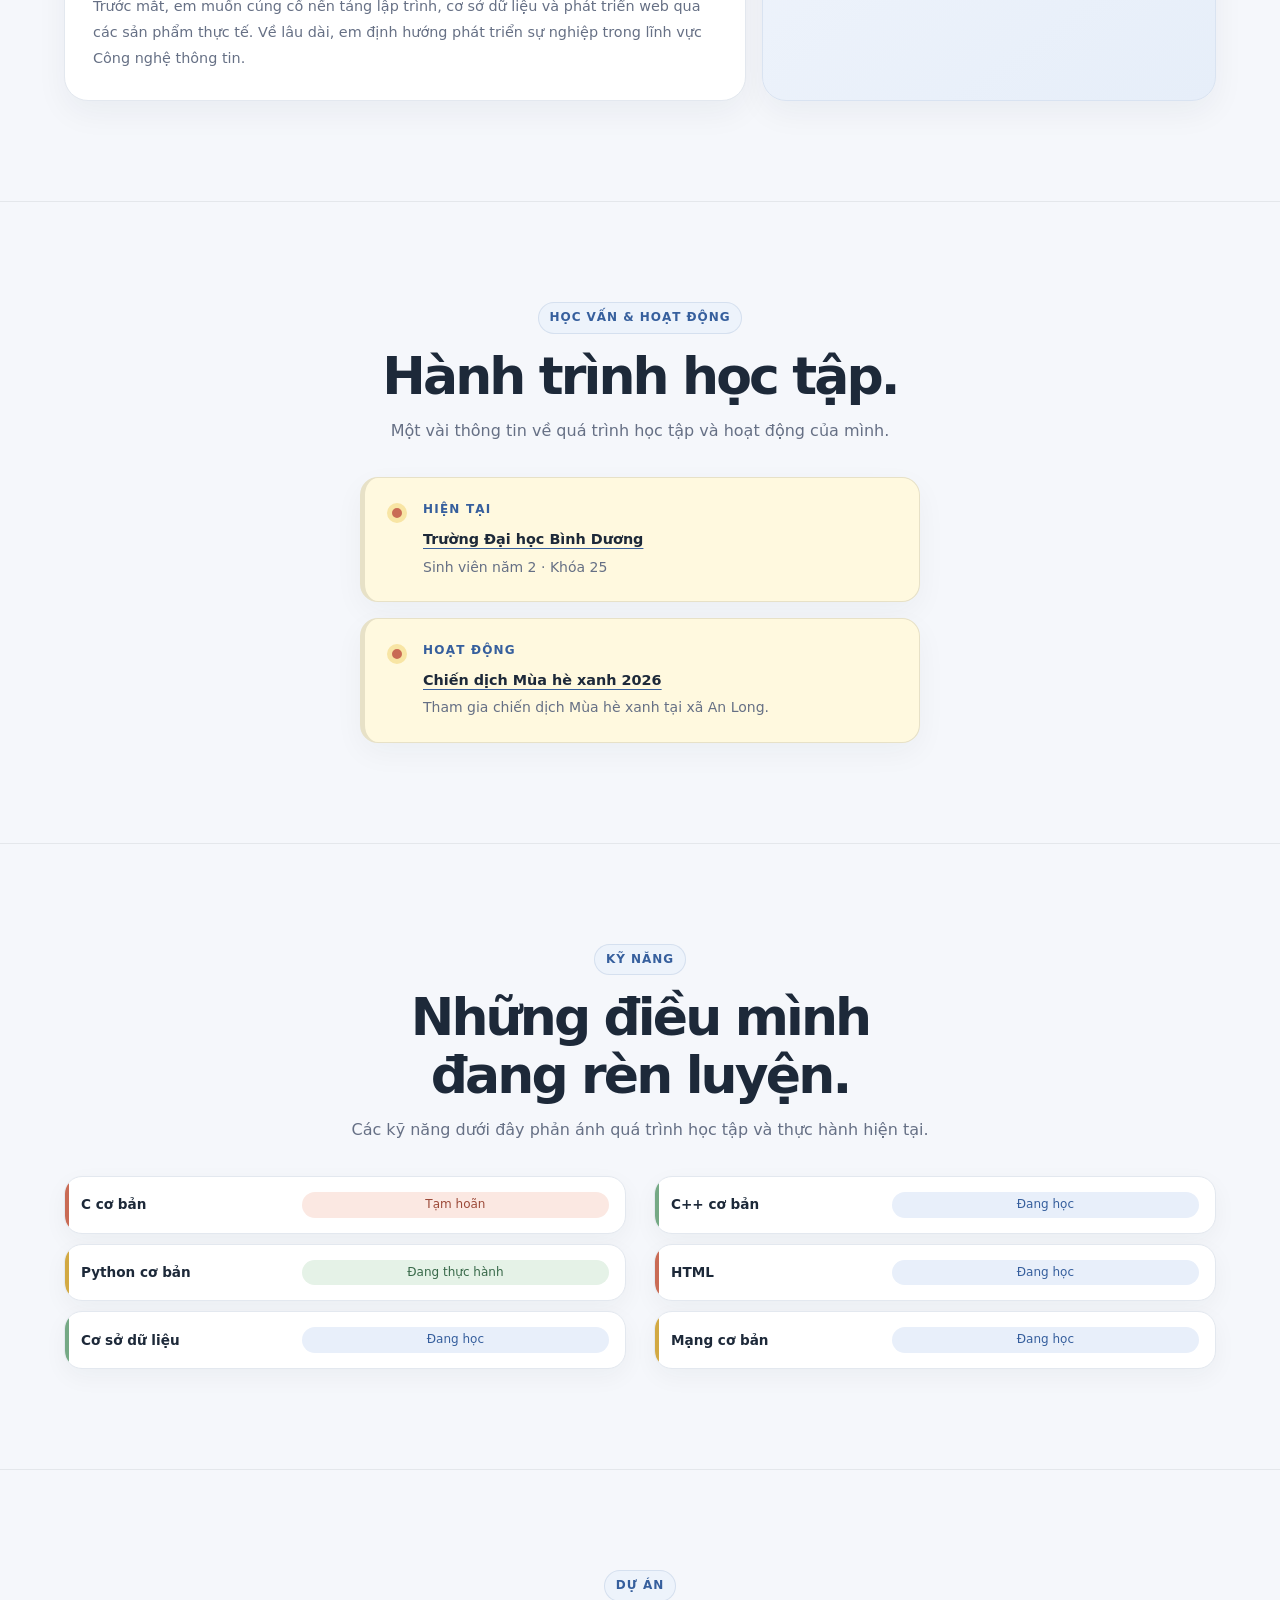
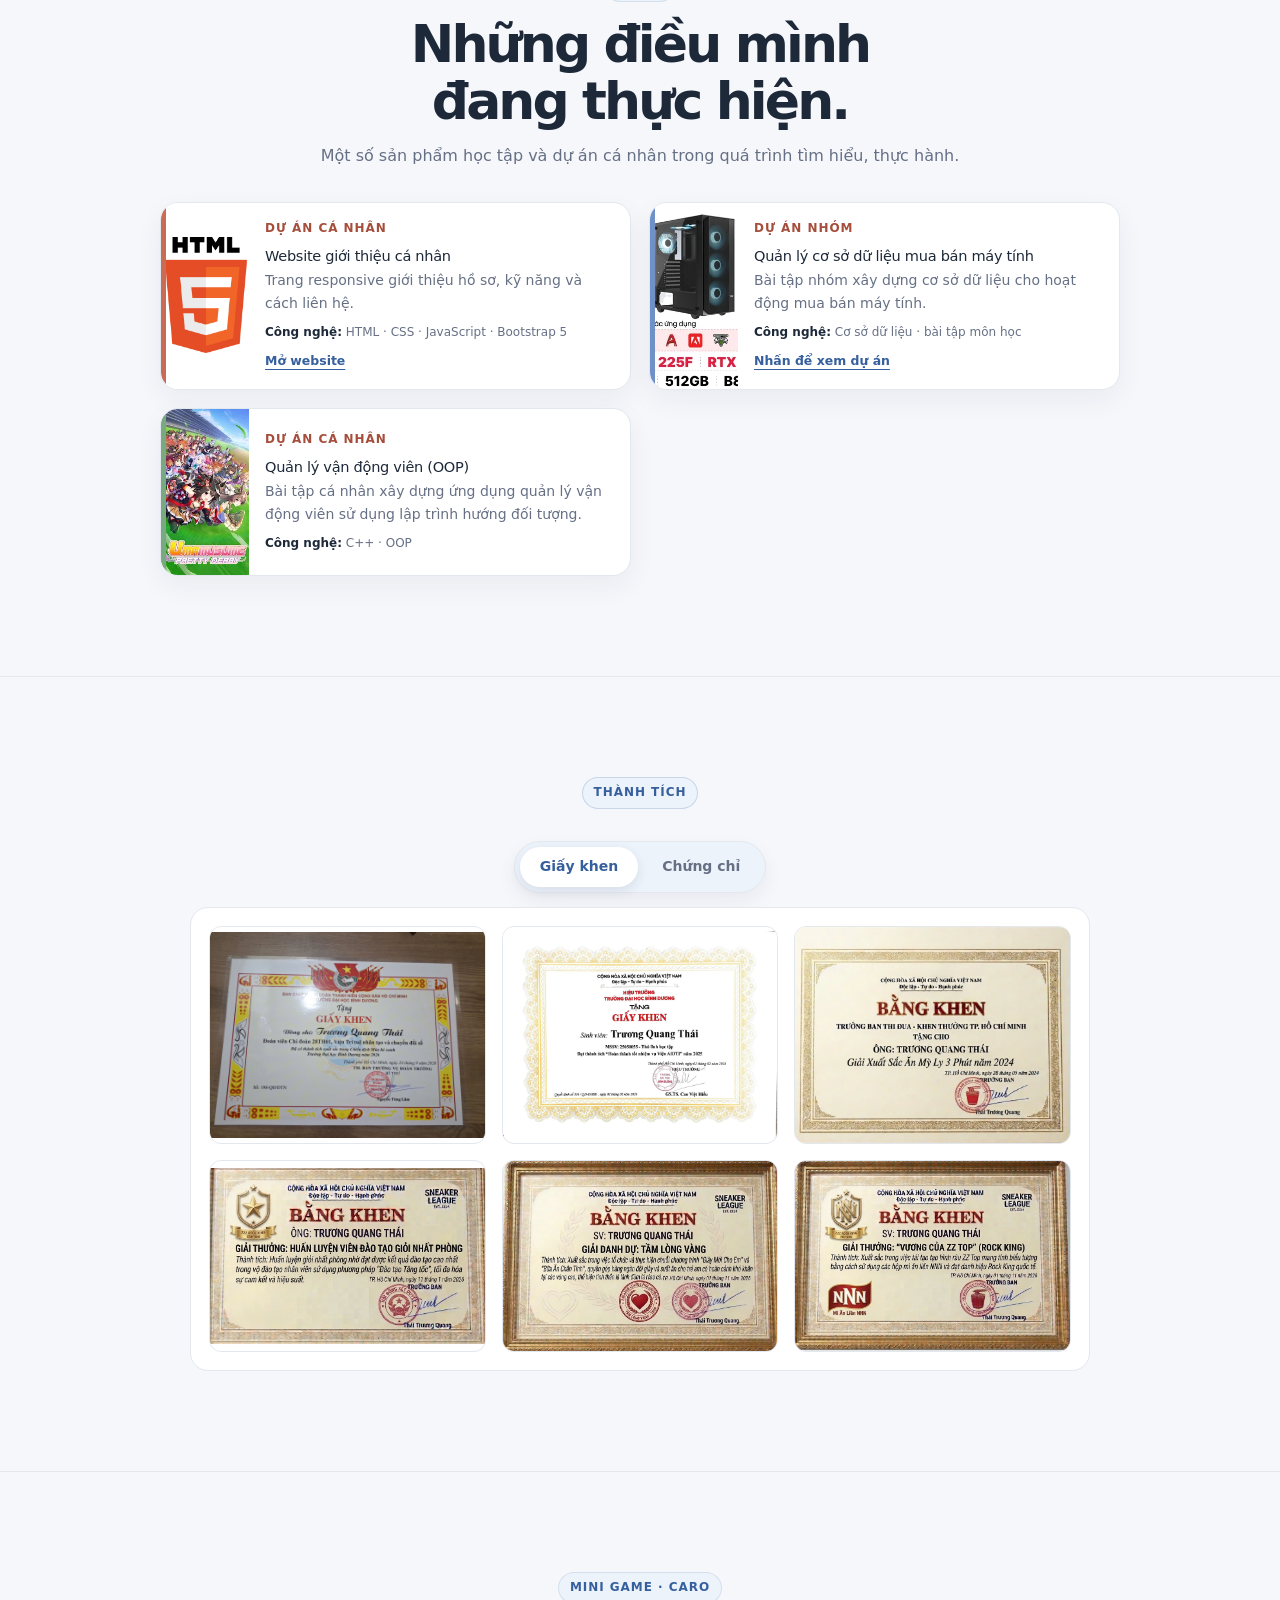
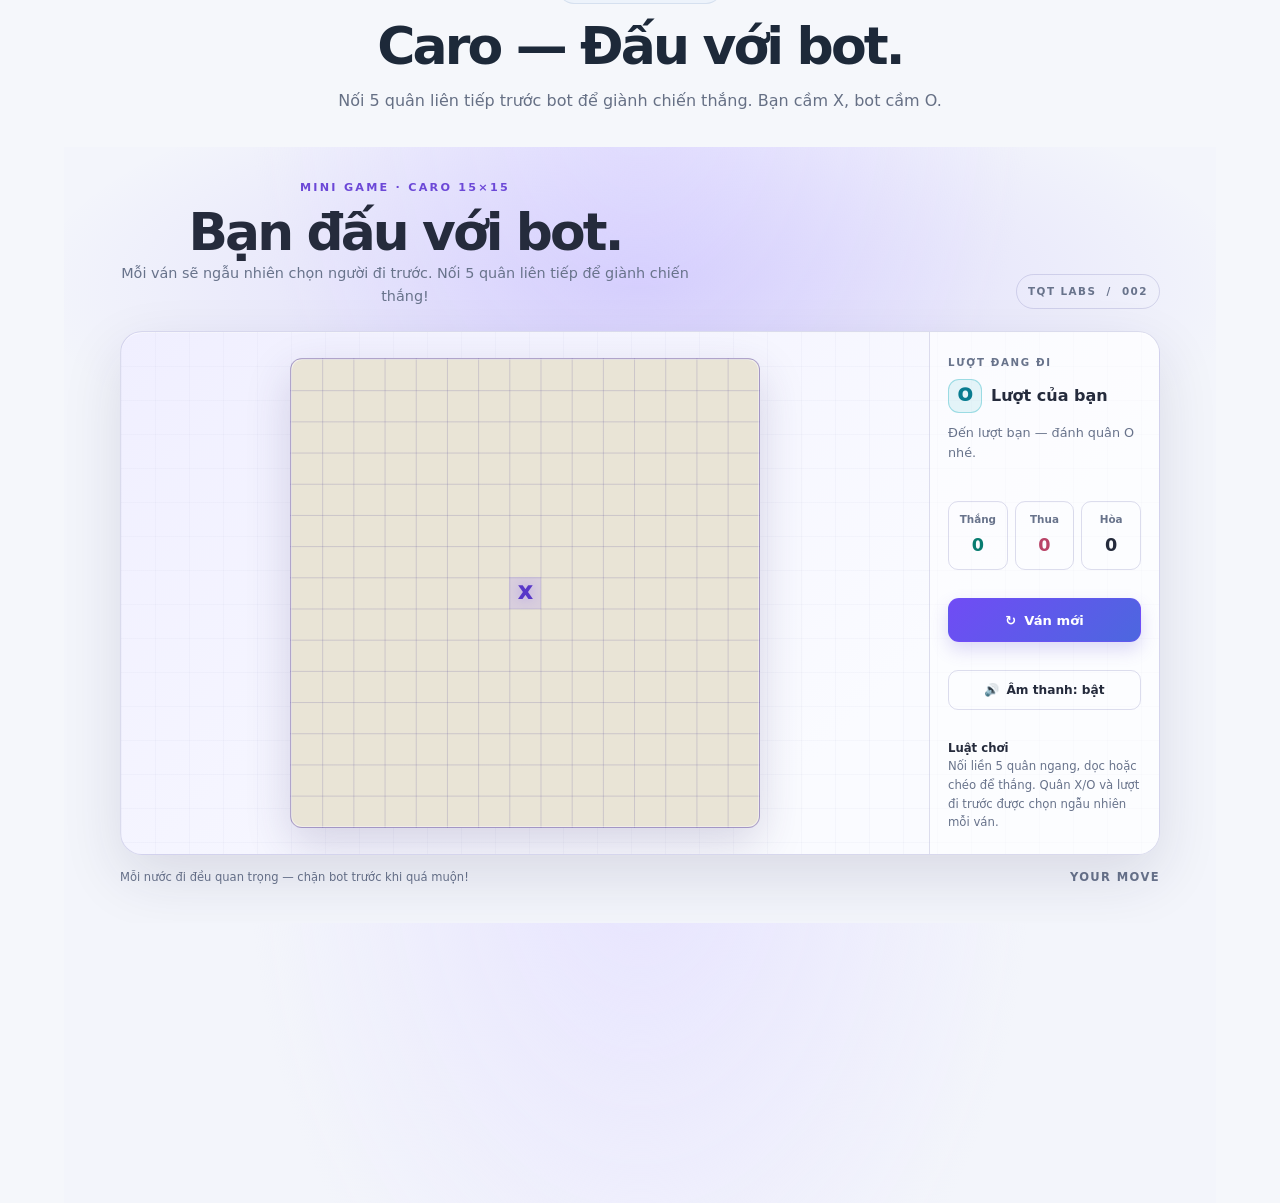
<file: SubPages/TruongQuangThai/index.html>
<!doctype html>
<html lang="vi">
<head>
    <meta charset="utf-8">
    <meta name="viewport" content="width=device-width, initial-scale=1">
    <meta name="theme-color" content="#faf8f2">
    <meta
        name="description"
        content="Trang giới thiệu Trương Quang Thái, sinh viên năm 2 khóa 25 học tại Trường Đại học Bình Dương."
        data-i18n-content="metaDescription"
    >
    <title>Trương Quang Thái — Giới thiệu</title>
    <link href="https://cdn.jsdelivr.net/npm/bootstrap@5.3.3/dist/css/bootstrap.min.css" rel="stylesheet">
    <link rel="stylesheet" href="css/style.css">
</head>
<body>
    <a class="skip-link" href="#main-content" data-i18n="skipLink">Đi đến nội dung chính</a>
    <header class="header">
        <nav class="navbar navbar-expand-md nav container" aria-label="Điều hướng chính" data-i18n-aria-label="mainNavigation">
            <a class="navbar-brand brand" href="#home">Trương Quang Thái<span>.</span></a>
            <button
                class="navbar-toggler menu-toggle"
                type="button"
                data-bs-toggle="collapse"
                data-bs-target="#nav-links"
                aria-expanded="false"
                aria-controls="nav-links"
                aria-label="Mở menu"
                data-i18n-aria-label="openMenu"
            >
                <span aria-hidden="true">☰</span>
            </button>
            <div class="collapse navbar-collapse nav-links" id="nav-links">
                <div class="navbar-nav">
                    <a class="nav-link" href="#about" data-i18n="navAbout">Giới thiệu</a>
                    <a class="nav-link" href="#education" data-i18n="navEducation">Học vấn</a>
                    <a class="nav-link" href="#skills" data-i18n="navSkills">Kỹ năng</a>
                    <a class="nav-link" href="#work" data-i18n="navWork">Dự án</a>
                    <a class="nav-link" href="#achievements" data-i18n="achievementsLabel">Thành tích</a>
                    <a class="nav-link" href="#contact" data-i18n="navContact">Liên hệ</a>
                    <a class="nav-link" href="#challenge" data-i18n="navChallenge">Thử thách</a>
                </div>
                <div class="site-controls">
                    <button class="site-control theme-toggle" id="theme-toggle" type="button" aria-label="Chuyển sang giao diện tối" data-i18n-aria-label="toggleTheme">
                        <span class="control-icon theme-icon" aria-hidden="true">☀</span>
                        <span class="control-label" data-i18n="themeLight">Sáng</span>
                    </button>
                    <button class="site-control language-toggle" id="language-toggle" type="button" aria-label="Switch to English" data-i18n-aria-label="toggleLanguage">
                        <span class="control-icon" aria-hidden="true">文</span>
                        <span id="language-label">VI</span>
                    </button>
                </div>
            </div>
        </nav>
        <div
            class="reading-progress"
            id="reading-progress"
            role="progressbar"
            aria-label="Tiến độ đọc trang"
            aria-valuemin="0"
            aria-valuemax="100"
            aria-valuenow="0"
            data-i18n-aria-label="readingProgress"
        >
            <span></span>
        </div>
    </header>

    <main id="main-content">
        <section class="hero container" id="home">
            <div class="hero-grid">
                <div class="hero-copy">
                    <p class="eyebrow">
                        <span class="status-dot" aria-hidden="true"></span>
                        <span data-i18n="studentStatus">Sinh viên năm 2 · Khóa 25</span>
                    </p>
                    <h1 data-i18n-html="heroTitle">Xin chào,<br>em là <span>Thái.</span></h1>
                    <p class="lead" data-i18n="heroLead">
                        Đây là web của thiết kế — nơi ghi lại hành trình học Công nghệ thông tin, những điều đang khám phá và sản phẩm em tự tay thực hiện.
                    </p>
                    <div class="hero-tags" aria-label="Đôi nét về mình" data-i18n-aria-label="aboutMe">
                        <span data-i18n="tagCurious">✦ Ham học hỏi</span>
                        <span data-i18n="tagTech">? Thích công nghệ</span>
                        <span data-i18n="tagExplore">↗ Luôn thử điều mới</span>
                    </div>
                    <div class="actions">
                        <a class="button primary" href="#about">
                            <span data-i18n="heroAboutButton">Khám phá câu chuyện</span>
                            <span aria-hidden="true">↓</span>
                        </a>
                        <a class="button" href="#work">
                            <span data-i18n="heroWorkButton">Xem dự án</span>
                            <span aria-hidden="true">↗</span>
                        </a>
                    </div>
                </div>
                <div class="hero-portrait">
                    <span class="portrait-sticker sticker-top" aria-hidden="true">HELLO<br>WORLD!</span>
                    <button class="flip-card" type="button" aria-pressed="false" aria-label="Lật thẻ để xem sở thích mẫu" data-i18n-aria-label="flipToBack">
                        <span class="flip-inner">
                            <span class="flip-face flip-front" aria-hidden="false">
                                <img class="flip-photo" src="imges/TQT.jpg" alt="" aria-hidden="true">
                                <span class="flip-hint"><span data-i18n="flipToInterests">Nhấn hoặc chạm để xem mặt sau</span> ↻</span>
                            </span>
                            <span class="flip-face flip-back" aria-hidden="true">
                                <span class="back-header">
                                    <span class="back-kicker">
                                        <span aria-hidden="true">✦</span>
                                        <span data-i18n="backKicker">THÁI Ở PHIÊN BẢN ĐỜI THƯỜNG</span>
                                    </span>
                                    <span class="back-count">MY VIBE</span>
                                </span>
                                <span class="back-title"><span data-i18n="backTitle">Một chút về</span><br><span data-i18n="backTitleAccent">con người mình</span></span>
                                <span class="back-group">
                                    <span class="back-group-heading">
                                        <span class="back-group-icon" aria-hidden="true">☺</span>
                                        <span data-i18n="traitsTitle">TÍNH CÁCH</span>
                                        <span class="back-group-note" data-i18n="traitsCount">6 nét riêng</span>
                                    </span>
                                    <span class="back-chips trait-chips">
                                        <span class="back-chip"><span aria-hidden="true">☀</span><span data-i18n="traitFriendly">Thân thiện</span></span>
                                        <span class="back-chip"><span aria-hidden="true">♡</span><span data-i18n="traitHonest">Trung thực</span></span>
                                        <span class="back-chip"><span aria-hidden="true">✳</span><span data-i18n="traitCareful">Kỹ lưỡng</span></span>
                                        <span class="back-chip"><span aria-hidden="true">◉</span><span data-i18n="traitEmpathetic">Thấu hiểu</span></span>
                                        <span class="back-chip"><span aria-hidden="true">☯</span><span data-i18n="traitCalm">Bình tĩnh</span></span>
                                        <span class="back-chip"><span aria-hidden="true">🌿</span><span data-i18n="traitPatient">Điềm đạm, không dễ nóng giận</span></span>
                                    </span>
                                </span>
                                <span class="back-group interest-group">
                                    <span class="back-group-heading">
                                        <span class="back-group-icon" aria-hidden="true">✧</span>
                                        <span data-i18n="interestsTitle">LÚC RẢNH MÌNH THÍCH</span>
                                    </span>
                                    <span class="back-chips interest-chips">
                                        <span class="back-chip"><span aria-hidden="true">📚</span><span data-i18n="interestLearning">Học hỏi</span></span>
                                        <span class="back-chip"><span aria-hidden="true">⚡</span><span data-i18n="interestChallenge">Thử thách</span></span>
                                        <span class="back-chip"><span aria-hidden="true">☁</span><span data-i18n="interestQuiet">Yên tĩnh</span></span>
                                        <span class="back-chip"><span aria-hidden="true">♫</span><span data-i18n="interestMusic">Âm nhạc</span></span>
                                        <span class="back-chip"><span aria-hidden="true">⚽</span><span data-i18n="interestSports">Thể thao</span></span>
                                        <span class="back-chip"><span aria-hidden="true">🎧</span><span data-i18n="interestAudio">Audio</span></span>
                                    </span>
                                </span>
                                <span class="back-footer">
                                    <span data-i18n="learningMotto">HỌC · HỎI · HIỂU · HÀNH</span>
                                    <span class="flip-hint">
                                        <span data-i18n="flipBack">Lật lại</span>
                                        <span aria-hidden="true">↻</span>
                                    </span>
                                </span>
                            </span>
                        </span>
                    </button>
                    <span class="portrait-sticker sticker-bottom" aria-hidden="true" data-i18n="stickerMotto">HỌC · HỎI · LÀM</span>
                </div>
            </div>
            <div class="quick-info" aria-label="Thông tin cơ bản" data-i18n-aria-label="basicInfo">
                <div>
                    <span data-i18n="schoolLabel">Trường</span>
                    <strong data-i18n="schoolName">Trường Đại học Bình Dương</strong>
                </div>
                <div>
                    <span data-i18n="majorLabel">Ngành</span>
                    <strong data-i18n="majorName">Công nghệ thông tin</strong>
                </div>
                <div>
                    <span data-i18n="classLabel">Lớp</span>
                    <strong>28TH01</strong>
                </div>
                <div>
                    <span data-i18n="nameLabel">Họ và tên</span>
                    <strong>Trương Quang Thái</strong>
                </div>
                <div>
                    <span data-i18n="studentIdLabel">Mã số sinh viên</span>
                    <strong>25050055</strong>
                </div>
                <div>
                    <span data-i18n="emailLabel">Email</span>
                    <strong><a href="mailto:25050055@student.bdu.edu.vn">25050055@student.bdu.edu.vn</a></strong>
                </div>
                <div>
                    <span data-i18n="courseLabel">Khóa học</span>
                    <strong>2024-2029</strong>
                </div>
                <div>
                    <span data-i18n="aspirationLabel">Định hướng</span>
                    <strong data-i18n="aspirationValue">Làm một người tốt</strong>
                </div>
            </div>
        </section>

        <div class="marquee" aria-label="Thông điệp: Học hỏi mỗi ngày, sáng tạo theo cách riêng" data-i18n-aria-label="marqueeLabel">
            <div class="marquee-track" aria-hidden="true">
                <span data-i18n="marqueeLearn">HỌC HỎI MỖI NGÀY</span>
                <i>✳</i>
                <span data-i18n="marqueeCreate">SÁNG TẠO THEO CÁCH RIÊNG</span>
                <i>✳</i>
                <span data-i18n="marqueeLearn">HỌC HỎI MỖI NGÀY</span>
                <i>✳</i>
                <span data-i18n="marqueeCreate">SÁNG TẠO THEO CÁCH RIÊNG</span>
                <i>✳</i>
            </div>
        </div>

        <section class="section" id="about">
            <div class="container">
                <div class="section-heading">
                    <p class="section-label" data-i18n="aboutLabel">Giới thiệu</p>
                </div>
                <div class="content-grid">
                    <article class="panel">
                        <span class="panel-kicker" data-i18n="aboutKicker">MỘT CHÚT VỀ MÌNH</span>
                        <h3 data-i18n="aboutTitle">Đang lớn từng ngày học tập.</h3>
                        <p data-i18n="aboutParagraph1">
                            Em là Trương Quang Thái, sinh viên Trường Đại học Bình Dương.
                            Em mong muốn đạt điểm tốt môn Thiết kế Web và luôn cố gắng học thêm điều mới
                            qua từng bài tập.
                        </p>
                        <p data-i18n="aboutParagraph2">
                            Em từng làm đội trưởng nhóm học tập và tham gia chiến dịch Mùa hè xanh
                            tại xã An Long năm 2026. Trong thời gian tới, em muốn tiếp tục xây nền tảng
                            vững chắc, thực hành nhiều hơn và tạo ra những sản phẩm tốt hơn.
                        </p>
                        <h3 data-i18n="careerGoalTitle">Mục tiêu nghề nghiệp</h3>
                        <p data-i18n="careerGoalCopy">
                            Trước mắt, em muốn củng cố nền tảng lập trình, cơ sở dữ liệu và phát triển web
                            qua các sản phẩm thực tế. Về lâu dài, em định hướng phát triển sự nghiệp
                            trong lĩnh vực Công nghệ thông tin.
                        </p>
                    </article>
                    <aside class="panel note">
                        <span class="note-icon" aria-hidden="true">✳</span>
                        <span class="panel-kicker" data-i18n="guidingPrinciple">KIM CHỈ NAM</span>
                        <h3 data-i18n="learningMethod">Phương pháp của em</h3>
                        <p class="quote">
                            <span data-i18n="learn">Học</span>
                            <span aria-hidden="true">→</span>
                            <span data-i18n="ask">Hỏi</span>
                            <span aria-hidden="true">→</span>
                            <span data-i18n="understand">Hiểu</span>
                            <span aria-hidden="true">→</span>
                            <span data-i18n="practice">Hành</span>
                        </p>
                        <p data-i18n="learningMethodCopy">Học thì phải hỏi thì hiểu và hãy hành động.</p>
                    </aside>
                </div>
            </div>
        </section>

        <section class="section" id="education">
            <div class="container">
                <div class="section-heading">
                    <p class="section-label" data-i18n="educationLabel">Học vấn</p>
                    <div>
                        <h2 data-i18n="educationTitle">Hành trình học tập.</h2>
                        <p class="section-intro" data-i18n="educationIntro">Một vài thông tin về quá trình học tập hiện tại của mình.</p>
                    </div>
                </div>
                <div class="education">
                    <article class="education-item">
                        <span data-i18n="currentStatus">Học Tập</span>
                        <strong>
                            <a href="https://bdu.edu.vn/" target="_blank" rel="noopener noreferrer" data-i18n="schoolName">
                                Trường Đại học Bình Dương
                            </a>
                        </strong>
                        <p data-i18n="studentStatus">Sinh viên năm 2 · Khóa 25</p>
                    </article>
                    <article class="education-item">
                        <span data-i18n="activityLabel">HOẠT ĐỘNG</span>
                        <strong>
                            <a
                                href="https://bdu.edu.vn/tin-tuc-su-kien/tuoi-tre-bdu-chinh-thuc-ra-quan-chien-dich-mua-he-xanh-nam-2026-tai-xa-an-long-2144.html"
                                target="_blank"
                                rel="noopener noreferrer"
                                data-i18n="greenSummerTitle"
                            >
                                Chiến dịch Mùa hè xanh 2026
                            </a>
                        </strong>
                        <p data-i18n="greenSummerDescription">Tham gia chiến dịch Mùa hè xanh tại xã An Long.</p>
                    </article>
                </div>
            </div>
        </section>

        <section class="section" id="skills">
            <div class="container">
                <div class="section-heading">
                    <p class="section-label" data-i18n="skillsLabel">Kỹ năng</p>
                    <div>
                        <h2 data-i18n="skillsTitle">Những điều mình đang rèn luyện.</h2>
                        <p class="section-intro" data-i18n="skillsIntro">Các kỹ năng dưới đây phản ánh quá trình học tập và thực hành hiện tại.</p>
                    </div>
                </div>
                <div class="skill-list">
                    <div class="skill-item">
                        <strong data-i18n="skillC">C cơ bản</strong>
                        <span data-i18n="paused">Tạm hoãn</span>
                    </div>
                    <div class="skill-item">
                        <strong>C++ cơ bản</strong>
                        <span data-i18n="learning">Đang học</span>
                    </div>
                    <div class="skill-item">
                        <strong>Python cơ bản</strong>
                        <span data-i18n="practicing">Đang thực hành</span>
                    </div>
                    <div class="skill-item">
                        <strong>HTML</strong>
                        <span data-i18n="learning">Đang học</span>
                    </div>
                    <div class="skill-item">
                        <strong data-i18n="skillDatabase">Cơ sở dữ liệu</strong>
                        <span data-i18n="learning">Đang học</span>
                    </div>
                    <div class="skill-item">
                        <strong data-i18n="skillNetworking">Mạng cơ bản</strong>
                        <span data-i18n="learning">Đang học</span>
                    </div>
                </div>
            </div>
        </section>

        <section class="section" id="work">
            <div class="container">
                <div class="section-heading">
                    <p class="section-label" data-i18n="workLabel">Dự án</p>
                    <div>
                        <h2 data-i18n="workTitle">Những điều mình đang thực hiện.</h2>
                        <p class="section-intro" data-i18n="workIntro">Một số sản phẩm học tập và dự án cá nhân trong quá trình tìm hiểu, thực hành.</p>
                    </div>
                </div>
                <div class="work-list">
                    <article class="work-item">
                        <div class="work-mark">
                            <img src="imges/html.webp" alt="Biểu tượng HTML5" data-i18n-alt="htmlAlt">
                        </div>
                        <div class="work-copy">
                            <span data-i18n="personalProject">DỰ ÁN CÁ NHÂN</span>
                            <h3 data-i18n="portfolioProject">Website giới thiệu cá nhân</h3>
                            <p data-i18n="portfolioDescription">Trang responsive giới thiệu hồ sơ, kỹ năng và cách liên hệ.</p>
                            <p class="work-tech">
                                <strong data-i18n="technologyLabel">Công nghệ:</strong>
                                HTML · CSS · JavaScript · Bootstrap 5
                            </p>
                            <a class="work-link" href="#home" data-i18n="portfolioLink">Mở website</a>
                        </div>
                    </article>
                    <article class="work-item">
                        <div class="work-mark">
                            <img src="imges/pc.webp" alt="Máy tính dùng cho dự án cơ sở dữ liệu mua bán" data-i18n-alt="databaseAlt">
                        </div>
                        <div class="work-copy">
                            <span data-i18n="groupProject">DỰ ÁN NHÓM</span>
                            <h3 data-i18n="databaseProject">Quản lý cơ sở dữ liệu mua bán máy tính</h3>
                            <p data-i18n="databaseDescription">Bài tập nhóm xây dựng cơ sở dữ liệu cho hoạt động mua bán máy tính.</p>
                            <p class="work-tech">
                                <strong data-i18n="technologyLabel">Công nghệ:</strong>
                                <span data-i18n="databaseTech">Cơ sở dữ liệu · bài tập môn học</span>
                            </p>
                            <a
                                class="work-link"
                                href="https://drive.google.com/drive/folders/1SKE0BJPmgL_o9x5Q_sRZiU0lqcI3FEZD"
                                target="_blank"
                                rel="noopener noreferrer"
                                data-i18n="databaseViewProject"
                            >
                                Nhấn để xem dự án
                            </a>
                        </div>
                    </article>
                    <article class="work-item">
                        <div class="work-mark">
                            <img src="imges/unnamed.webp" alt="Hình minh họa vận động viên" data-i18n-alt="athleteAlt">
                        </div>
                        <div class="work-copy">
                            <span data-i18n="personalProject">Dự án cá nhân</span>
                            <h3 data-i18n="athleteProject">Quản lý vận động viên (OOP)</h3>
                            <p data-i18n="athleteDescription">Bài tập cá nhân xây dựng ứng dụng quản lý vận động viên sử dụng lập trình hướng đối tượng.</p>
                            <p class="work-tech">
                                <strong data-i18n="technologyLabel">Công nghệ:</strong>
                                C++ · OOP
                            </p>
                        </div>
                    </article>
                </div>
            </div>
        </section>

        <section class="section" id="achievements">
            <div class="container">
                <div class="section-heading">
                    <p class="section-label" data-i18n="achievementsLabel">Thành tích</p>
                </div>
                <div class="achievement-tabs">
                    <div class="achievement-tab-list" role="tablist" aria-label="Danh mục thành tích" data-i18n-aria-label="achievementTabsAria">
                        <button
                            class="achievement-tab"
                            id="commendations-tab"
                            type="button"
                            role="tab"
                            aria-selected="true"
                            aria-controls="commendations-panel"
                            tabindex="0"
                            data-i18n="commendationsTab"
                        >
                            Giấy khen
                        </button>
                        <button
                            class="achievement-tab"
                            id="certificates-tab"
                            type="button"
                            role="tab"
                            aria-selected="false"
                            aria-controls="certificates-panel"
                            tabindex="-1"
                            data-i18n="certificatesTab"
                        >
                            Chứng chỉ
                        </button>
                    </div>
                    <div class="achievement-tab-panel achievement-gallery-panel" id="commendations-panel" role="tabpanel" aria-labelledby="commendations-tab">
                        <div class="achievement-gallery">
                            <a class="achievement-image-link" href="imges/giay-khen-01.jpg" target="_blank" rel="noopener noreferrer">
                                <img src="imges/giay-khen-01.jpg" alt="Giấy khen 1" loading="lazy" decoding="async">
                            </a>
                            <a class="achievement-image-link" href="imges/giay-khen-02.jpg" target="_blank" rel="noopener noreferrer">
                                <img src="imges/giay-khen-02.jpg" alt="Giấy khen 2" loading="lazy" decoding="async">
                            </a>
                            <a class="achievement-image-link" href="imges/giay-khen-03.jpg" target="_blank" rel="noopener noreferrer">
                                <img src="imges/giay-khen-03.jpg" alt="Giấy khen 3" loading="lazy" decoding="async">
                            </a>
                            <a class="achievement-image-link" href="imges/giay-khen-04.jpg" target="_blank" rel="noopener noreferrer">
                                <img src="imges/giay-khen-04.jpg" alt="Giấy khen 4" loading="lazy" decoding="async">
                            </a>
                            <a class="achievement-image-link" href="imges/giay-khen-05.jpg" target="_blank" rel="noopener noreferrer">
                                <img src="imges/giay-khen-05.jpg" alt="Giấy khen 5" loading="lazy" decoding="async">
                            </a>
                            <a class="achievement-image-link" href="imges/giay-khen-06.jpg" target="_blank" rel="noopener noreferrer">
                                <img src="imges/giay-khen-06.jpg" alt="Giấy khen 6" loading="lazy" decoding="async">
                            </a>
                        </div>
                    </div>
                    <div class="achievement-tab-panel achievement-gallery-panel" id="certificates-panel" role="tabpanel" aria-labelledby="certificates-tab" hidden>
                        <div class="achievement-gallery">
                            <a class="achievement-image-link" href="imges/chung-chi-01.jpg" target="_blank" rel="noopener noreferrer">
                                <img src="imges/chung-chi-01.jpg" alt="Chứng nhận 1" loading="lazy" decoding="async">
                            </a>
                            <a class="achievement-image-link" href="imges/chung-chi-02.jpg" target="_blank" rel="noopener noreferrer">
                                <img src="imges/chung-chi-02.jpg" alt="Chứng nhận 2" loading="lazy" decoding="async">
                            </a>
                            <a class="achievement-image-link" href="imges/chung-chi-03.jpg" target="_blank" rel="noopener noreferrer">
                                <img src="imges/chung-chi-03.jpg" alt="Chứng nhận 3" loading="lazy" decoding="async">
                            </a>
                            <a class="achievement-image-link" href="imges/chung-chi-04.jpg" target="_blank" rel="noopener noreferrer">
                                <img src="imges/chung-chi-04.jpg" alt="Chứng nhận 4" loading="lazy" decoding="async">
                            </a>
                            <a class="achievement-image-link" href="imges/chung-chi-05.jpg" target="_blank" rel="noopener noreferrer">
                                <img src="imges/chung-chi-05.jpg" alt="Chứng nhận 5" loading="lazy" decoding="async">
                            </a>
                            <a class="achievement-image-link" href="imges/chung-chi-06.jpg" target="_blank" rel="noopener noreferrer">
                                <img src="imges/chung-chi-06.jpg" alt="Chứng nhận 6" loading="lazy" decoding="async">
                            </a>
                            <a class="achievement-image-link" href="imges/chung-chi-07.jpg" target="_blank" rel="noopener noreferrer">
                                <img src="imges/chung-chi-07.jpg" alt="Chứng nhận 7" loading="lazy" decoding="async">
                            </a>
                            <a class="achievement-image-link" href="imges/chung-chi-08.jpg" target="_blank" rel="noopener noreferrer">
                                <img src="imges/chung-chi-08.jpg" alt="Chứng nhận 8" loading="lazy" decoding="async">
                            </a>
                            <a class="achievement-image-link" href="imges/chung-chi-09.jpg" target="_blank" rel="noopener noreferrer">
                                <img src="imges/chung-chi-09.jpg" alt="Chứng nhận 9" loading="lazy" decoding="async">
                            </a>
                            <a class="achievement-image-link" href="imges/chung-chi-10.jpg" target="_blank" rel="noopener noreferrer">
                                <img src="imges/chung-chi-10.jpg" alt="Chứng nhận 10" loading="lazy" decoding="async">
                            </a>
                        </div>
                    </div>
                </div>
                <dialog class="achievement-lightbox" id="achievement-lightbox" aria-label="Xem ảnh thành tích" data-i18n-aria-label="achievementImageDialog">
                    <button class="achievement-lightbox-close" type="button" aria-label="Đóng ảnh" data-i18n-aria-label="closeAchievementImage">×</button>
                    <img class="achievement-lightbox-image" id="achievement-lightbox-image" alt="">
                </dialog>
            </div>
        </section>

        <section class="section" id="challenge">
            <div class="container">
                <div class="section-heading">
                    <p class="section-label" data-i18n="challengeLabel">MINI GAME · CARO</p>
                    <div>
                        <h2 data-i18n="challengeTitle">Caro — Đấu với bot.</h2>
                        <p class="section-intro" data-i18n="challengeIntro">Nối 5 quân liên tiếp trước bot để giành chiến thắng. Bạn cầm X, bot cầm O.</p>
                    </div>
                </div>
                <iframe
                    class="challenge-frame"
                    id="challenge-frame"
                    src="minigame/minigame.html"
                    title="Trạm thử thách vui"
                    data-i18n-title="minigameTitle"
                    loading="lazy"
                ></iframe>
            </div>
        </section>

        <section class="container" id="contact">
            <div class="contact">
                <div class="contact-details">
                    <h2 data-i18n="contactTitle">Liên hệ</h2>
                    <a
                        class="contact-message-link"
                        href="https://mail.google.com/mail/?view=cm&amp;fs=1&amp;to=25050055%40student.bdu.edu.vn"
                        target="_blank"
                        rel="noopener noreferrer"
                    >
                        <svg aria-hidden="true" viewBox="0 0 24 24" fill="none">
                            <path d="M3.5 6.5h17v11h-17zM4 7l8 6 8-6" stroke="currentColor" stroke-width="1.7" stroke-linecap="round" stroke-linejoin="round"/>
                        </svg>
                        <span data-i18n="contactMessage">Để lại lời nhắn</span>
                    </a>
                </div>
            </div>
        </section>
    </main>

    <footer class="container footer">
        <span data-i18n="copyright">© 2026 Trương Quang Thái · Trang giới thiệu cá nhân</span>
    </footer>
    <button class="back-to-top" id="back-to-top" type="button" aria-label="Về đầu trang" data-i18n-aria-label="backToTop">
        <span aria-hidden="true">↑</span>
    </button>
    <section class="contact-chat-panel" id="contact-chat-panel" aria-labelledby="contact-chat-title" hidden>
        <div class="contact-chat-header">
            <div>
                <h2 id="contact-chat-title" data-i18n="contactChatTitle">Gửi lời nhắn</h2>
                <p data-i18n="contactChatIntro">Điền thông tin bên dưới, ứng dụng email sẽ mở để bạn gửi lời nhắn.</p>
            </div>
            <button
                class="contact-chat-close"
                id="contact-chat-close"
                type="button"
                aria-label="Đóng biểu mẫu liên hệ"
                data-i18n-aria-label="contactChatClose"
            >
                <span aria-hidden="true">×</span>
            </button>
        </div>
        <form id="contact-chat-form" novalidate>
            <label for="contact-name" data-i18n="contactNameLabel">Họ và tên</label>
            <input
                id="contact-name"
                name="name"
                type="text"
                autocomplete="name"
                maxlength="80"
                aria-describedby="contact-form-status"
                required
            >

            <label for="contact-email" data-i18n="contactEmailLabel">Email của bạn</label>
            <input
                id="contact-email"
                name="email"
                type="email"
                autocomplete="email"
                maxlength="254"
                aria-describedby="contact-form-status"
                required
            >

            <label for="contact-message" data-i18n="contactMessageLabel">Nội dung</label>
            <textarea
                id="contact-message"
                name="message"
                rows="4"
                maxlength="2000"
                aria-describedby="contact-form-status"
                required
            ></textarea>

            <p class="contact-form-status" id="contact-form-status" role="status" aria-live="polite"></p>
            <button class="contact-form-submit" type="submit" data-i18n="contactSend">Gửi lời nhắn</button>
        </form>
    </section>
    <button
        class="contact-chat-toggle"
        id="contact-chat-toggle"
        type="button"
        aria-label="Mở biểu mẫu liên hệ"
        aria-expanded="false"
        aria-controls="contact-chat-panel"
        data-i18n-aria-label="contactChatOpen"
    >
        <svg aria-hidden="true" viewBox="0 0 24 24" fill="none">
            <path d="M4 5.75A2.75 2.75 0 0 1 6.75 3h10.5A2.75 2.75 0 0 1 20 5.75v7.5A2.75 2.75 0 0 1 17.25 16H10l-5 4v-6.5a2.75 2.75 0 0 1-1-2.1v-5.65Z" stroke="currentColor" stroke-width="1.7" stroke-linecap="round" stroke-linejoin="round"/>
            <path d="M8 8h8M8 11.5h5" stroke="currentColor" stroke-width="1.7" stroke-linecap="round"/>
        </svg>
    </button>
    <script src="https://cdn.jsdelivr.net/npm/bootstrap@5.3.3/dist/js/bootstrap.bundle.min.js"></script>
    <script src="js/index.js"></script>
</body>
</html>
</file>
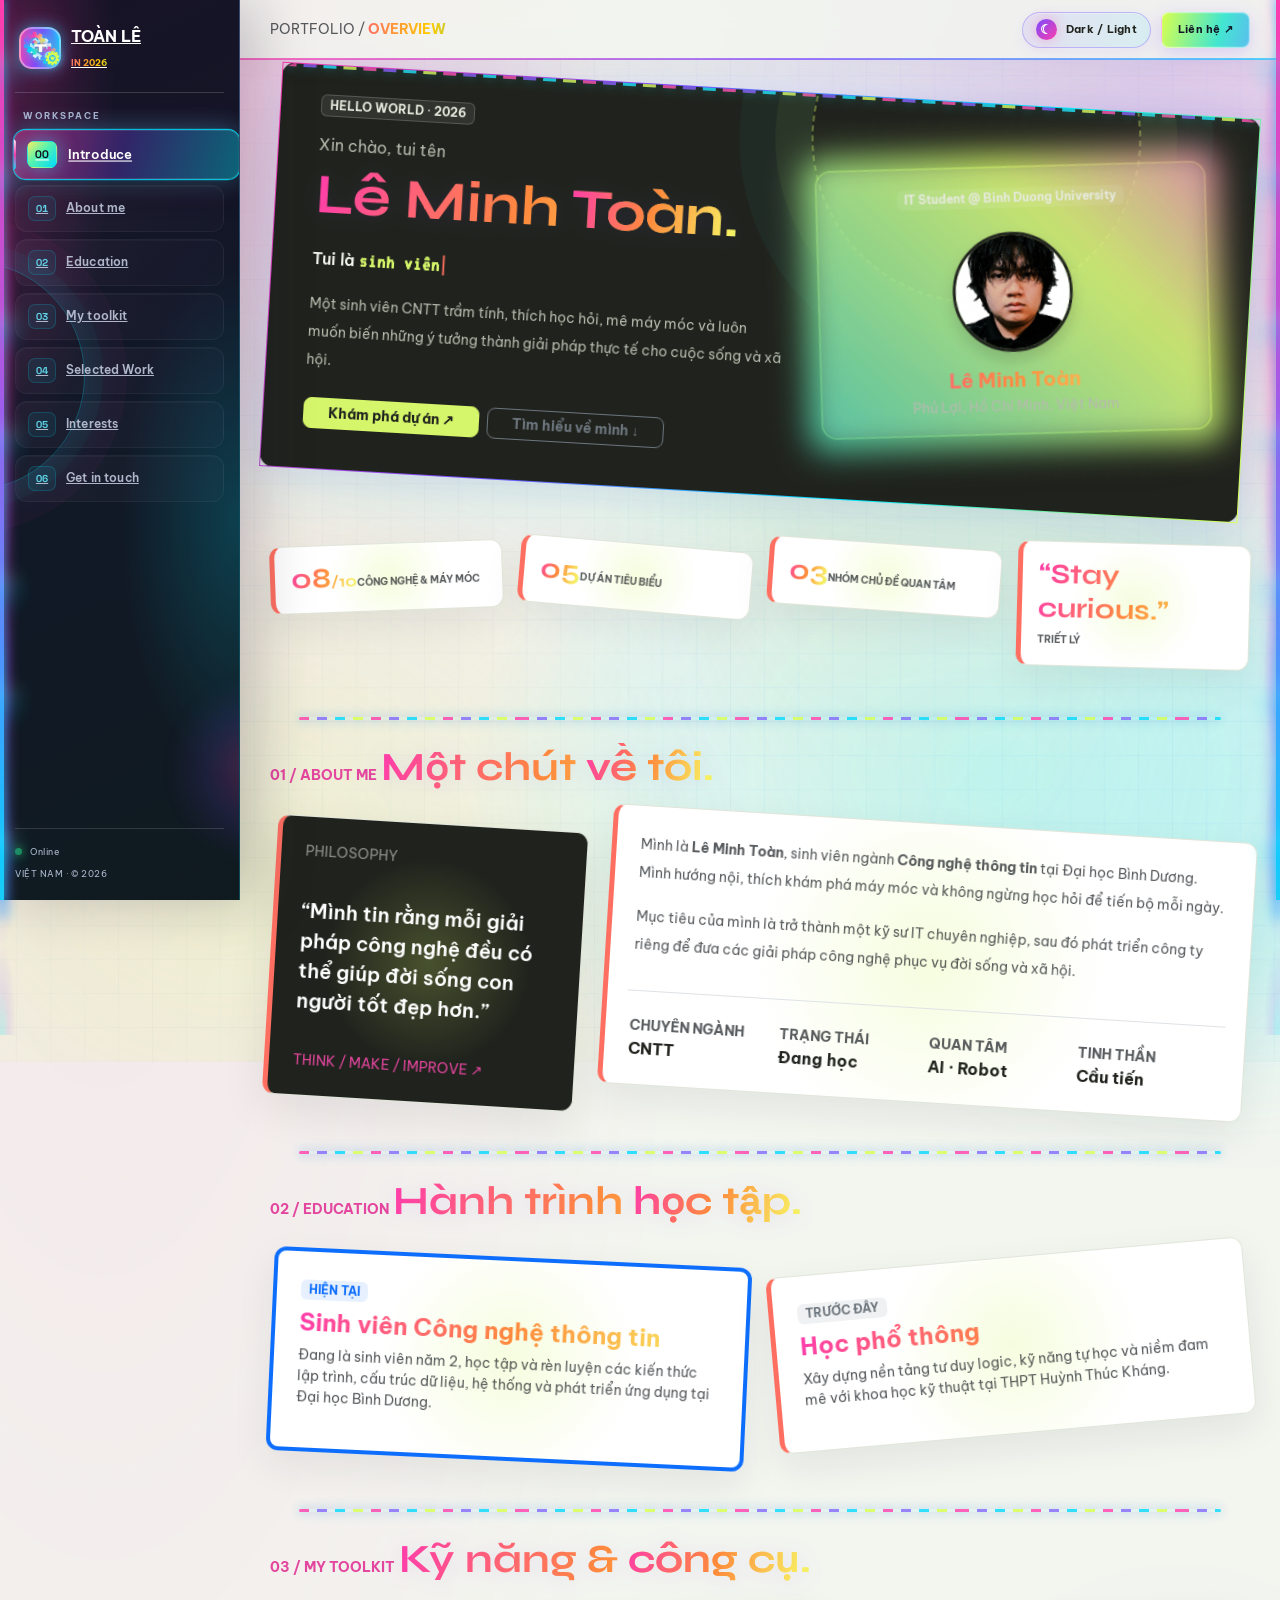
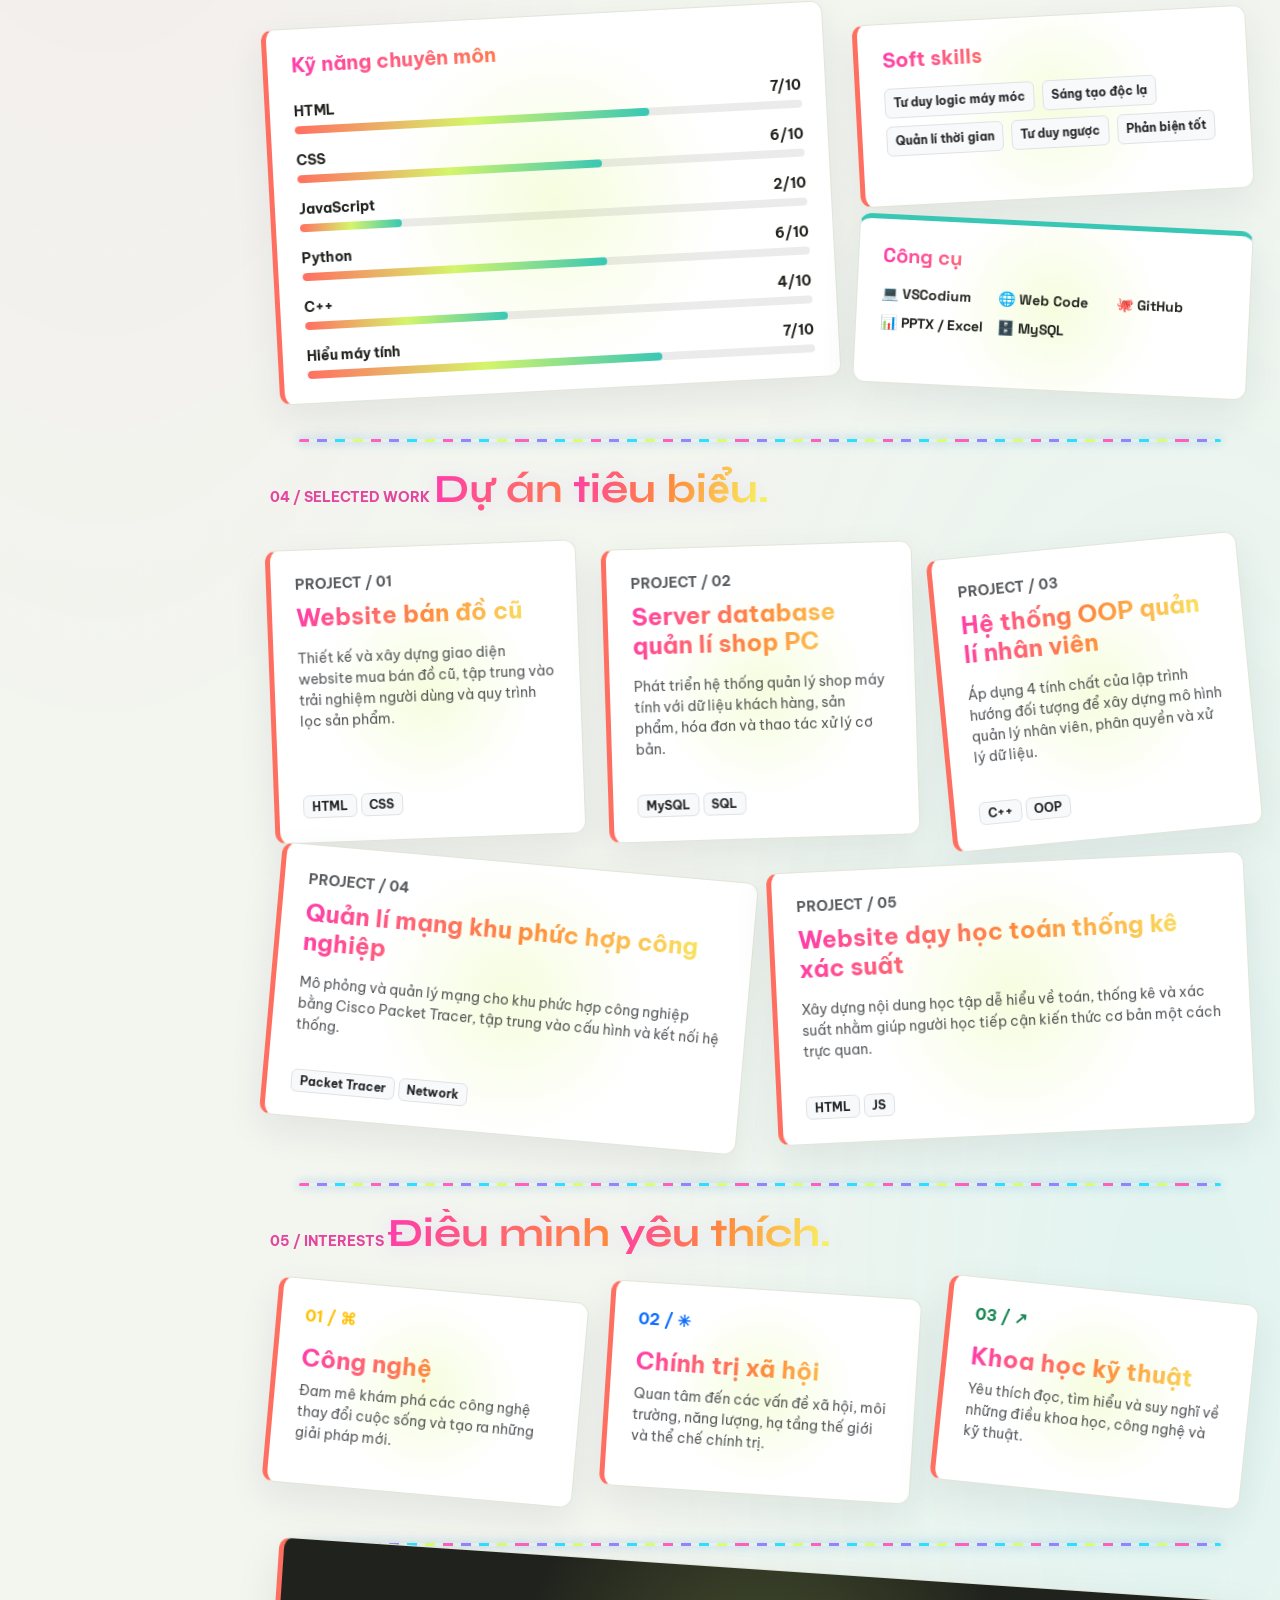
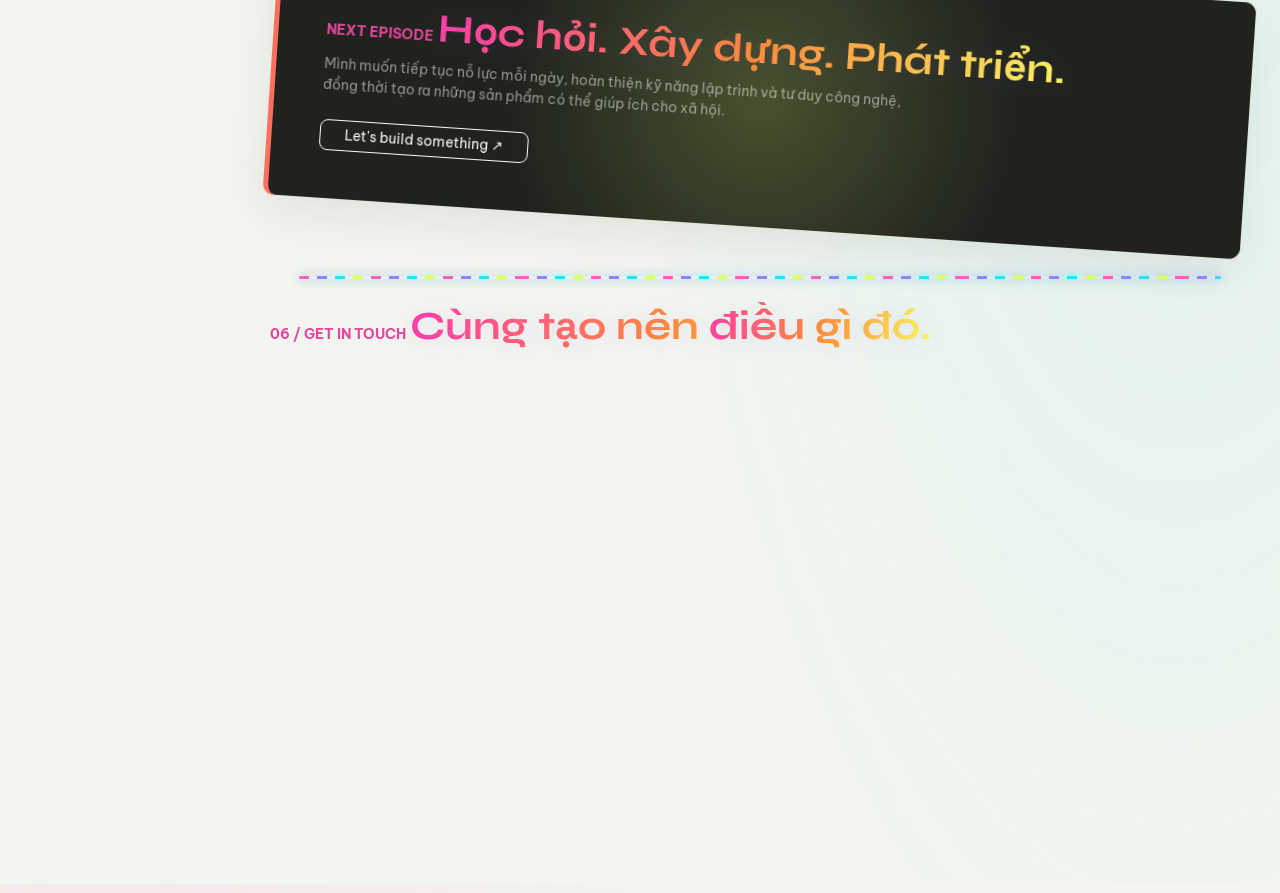
<file: SubPages/LeMinhToan/LMT.html>
<!DOCTYPE html>
<html lang="vi">
<head>
<meta charset="UTF-8">
<meta name="viewport" content="width=device-width,initial-scale=1">
<title>Lê Minh Toàn 2026</title>
<link href="https://cdn.jsdelivr.net/npm/bootstrap@5.3.3/dist/css/bootstrap.min.css" rel="stylesheet">
<link href="https://fonts.googleapis.com/css2?family=Be+Vietnam+Pro:wght@300;400;500;600;700&family=Space+Grotesk:wght@400;600;700&family=Syne:wght@700;800&family=VT323&display=swap" rel="stylesheet">
<link rel="stylesheet" href="styleToan.css">

</head>
<body>
<div class="rgb-edge rgb-edge-left" aria-hidden="true"></div>
<div class="rgb-edge rgb-edge-right" aria-hidden="true"></div>
<div class="scroll-progress" id="scrollProgress"></div>
<div class="rgb-edge-rails" aria-hidden="true"></div>
<div class="sidebar-scrim" id="sidebarScrim"></div>
<aside class="sidebar" id="sidebar">
  <a class="side-brand text-white" href="#home">
    <span class="brand-mark gear-mark" aria-label="Logo bánh răng đa sắc">
      <span class="gear gear-a" aria-hidden="true">⚙</span>
      <span class="gear gear-b" aria-hidden="true">⚙</span>
      <span class="gear-core" aria-hidden="true">T</span>
    </span>
    <div><strong>TOÀN LÊ</strong><br><small class="rainbow-flow-text fw-bold" style="font-size:9px!important;">IN 2026</small></div>
  </a>
  <div class="small fw-bold text-white mt-3 mb-2 px-2" style="font-size:9px; letter-spacing:1px;">WORKSPACE</div>
  <nav class="d-grid gap-1">
    <a class="side-link active" href="#home"><span>00</span> Introduce</a>
    <a class="side-link" href="#about"><span>01</span> About me</a>
    <a class="side-link" href="#education"><span>02</span> Education</a>
    <a class="side-link" href="#skills"><span>03</span> My toolkit</a>
    <a class="side-link" href="#projects"><span>04</span> Selected Work</a>
    <a class="side-link" href="#interests"><span>05</span> Interests</a>
    <a class="side-link" href="#contact"><span>06</span> Get in touch</a>
  </nav>
  <div class="mt-auto pt-3 border-top border-secondary border-opacity-10 text-white" style="font-size:9px;">
    <div class="d-flex align-items-center gap-2 mb-2"><span class="bg-success rounded-circle" style="width:7px;height:7px;display:inline-block;box-shadow:0 0 10px #28a745;"></span> Online </div>
    <div>VIỆT NAM · © <span id="sideYear">2026</span></div>
  </div>
</aside>
<main class="main-area">
  <header class="topbar">
    <div class="d-flex align-items: center gap-3">
      <button class="btn btn-outline-secondary btn-sm d-lg-none" id="menuToggle" type="button" aria-label="Mở menu" aria-controls="sidebar" aria-expanded="false">☰</button>
      <span class="text-muted small tracking-wide">PORTFOLIO / <strong id="currentSection" class="rainbow-flow-text">OVERVIEW</strong></span>
    </div>
    <div class="topbar-actions">
      <button type="button" class="theme-toggle" id="darkModeToggle" aria-label="Chuyển giao diện" aria-pressed="false">
        <span class="theme-toggle-icon" aria-hidden="true">☾</span>
        <span class="theme-toggle-label">Dark / Light</span>
      </button>
      <a href="#contact" class="btn btn-sm contact-cta px-3 rounded-pill fw-bold">Liên hệ ↗</a>
    </div>
  </header>
  <div class="content-wrap">
    <section class="hero-board mb-5" id="home">
      <div>
        <span class="badge bg-light text-secondary border mb-3">HELLO WORLD · 2026</span>
        <p class="text-muted mb-1">Xin chào, tui tên</p>
        <h1 class="display-4 fw-bold mb-3">Lê Minh <span class="text-gradient">Toàn.</span></h1>
        <p class="fw-semibold mb-3">Tui là <span id="typingText" class="typing-text">sinh viên Công nghệ thông tin</span><span class="typing-cursor">|</span></p>
        <p class="text-muted small lh-lg mb-4">Một sinh viên CNTT trầm tính, thích học hỏi, mê máy móc và luôn muốn biến những ý tưởng thành giải pháp thực tế cho cuộc sống và xã hội.</p>
        <div class="d-flex gap-2">
          <a href="#projects" class="btn btn-dark btn-sm px-4 rounded-3 fw-bold">Khám phá dự án ↗</a>
          <a href="#about" class="btn btn-outline-secondary btn-sm px-4 rounded-3 fw-bold">Tìm hiểu về mình ↓</a>
        </div>
      </div>
      <div class="p-3 border rounded-4 bg-light text-center position-relative avatar-card">
        <div class="avatar-halo"></div>
        <span class="badge bg-success bg-opacity-10 text-success mb-2">IT Student @ Binh Duong University</span>
        <div class="my-3">
          <img src="avatar.jpeg" alt="Lê Minh Toàn" class="rounded-circle border border-3 border-white shadow avatar-photo" style="width:120px; height:120px; object-fit:cover;" onerror="this.src='data:image/svg+xml,%3Csvg xmlns=%22http://www.w3.org/2000/svg%22 width=%22120%22 height=%22120%22%3E%3Crect width=%22120%22 height=%22120%22 fill=%22%23e16ca8%22/%3E%3Ctext x=%2250%25%22 y=%2255%25%22 text-anchor=%22middle%22 font-size=%2240%22 fill=%22%23fff%22%3ELT%3C/text%3E%3C/svg%3E'">
        </div>
        <h5 class="fw-bold mb-1">Lê Minh Toàn</h5>
        <p class="text-muted small mb-0">Phú Lợi, Hồ Chí Minh, Việt Nam</p>
      </div>
    </section>
    <div class="row g-3 mb-5">
      <div class="col-sm-6 col-xl-3"><div class="p-3 custom-card"><h3 class="fw-bold text-dark mb-0 rainbow-flow-text">08<span class="text-pink fs-6">/10</span></h3><small class="text-muted fw-bold" style="font-size:10px;">CÔNG NGHỆ & MÁY MÓC</small></div></div>
      <div class="col-sm-6 col-xl-3"><div class="p-3 custom-card"><h3 class="fw-bold text-dark mb-0 rainbow-flow-text">05</h3><small class="text-muted fw-bold" style="font-size:10px;">DỰ ÁN TIÊU BIỂU</small></div></div>
      <div class="col-sm-6 col-xl-3"><div class="p-3 custom-card"><h3 class="fw-bold text-dark mb-0 rainbow-flow-text">03</h3><small class="text-muted fw-bold" style="font-size:10px;">NHÓM CHỦ ĐỀ QUAN TÂM</small></div></div>
      <div class="col-sm-6 col-xl-3"><div class="p-3 custom-card"><h3 class="fw-bold text-dark mb-0 rainbow-flow-text">“Stay curious.”</h3><small class="text-muted fw-bold" style="font-size:10px;">TRIẾT LÝ</small></div></div>
    </div>
    <section class="mb-5" id="about">
      <div class="mb-4">
        <span class="text-pink fw-bold small">01 / ABOUT ME</span>
        <h2 class="fw-bold display-6">Một chút <span class="text-gradient">về tôi.</span></h2>
      </div>
      <div class="row g-4">
        <div class="col-lg-4">
          <div class="p-4 custom-card bg-dark text-white h-100 d-flex flex-column justify-content-between">
            <span class="small text-white-50">PHILOSOPHY</span>
            <p class="fs-5 fw-semibold my-4">“Mình tin rằng mỗi giải pháp công nghệ đều có thể giúp đời sống con người tốt đẹp hơn.”</p>
            <span class="small text-pink">THINK / MAKE / IMPROVE ↗</span>
          </div>
        </div>
        <div class="col-lg-8">
          <div class="p-4 custom-card h-100 d-flex flex-column justify-content-between">
            <div>
              <p class="text-muted small lh-lg">Mình là <strong>Lê Minh Toàn</strong>, sinh viên ngành <strong>Công nghệ thông tin</strong> tại Đại học Bình Dương. Mình hướng nội, thích khám phá máy móc và không ngừng học hỏi để tiến bộ mỗi ngày.</p>
              <p class="text-muted small lh-lg">Mục tiêu của mình là trở thành một kỹ sư IT chuyên nghiệp, sau đó phát triển công ty riêng để đưa các giải pháp công nghệ phục vụ đời sống và xã hội.</p>
            </div>
            <div class="row g-2 mt-3 pt-3 border-top">
              <div class="col-6 col-md-3"><small class="text-muted d-block fw-bold">CHUYÊN NGÀNH</small><strong>CNTT</strong></div>
              <div class="col-6 col-md-3"><small class="text-muted d-block fw-bold">TRẠNG THÁI</small><strong>Đang học</strong></div>
              <div class="col-6 col-md-3"><small class="text-muted d-block fw-bold">QUAN TÂM</small><strong>AI · Robot</strong></div>
              <div class="col-6 col-md-3"><small class="text-muted d-block fw-bold">TINH THẦN</small><strong>Cầu tiến</strong></div>
            </div>
          </div>
        </div>
      </div>
    </section>
    <section class="mb-5" id="education">
      <div class="mb-4">
        <span class="text-pink fw-bold small">02 / EDUCATION</span>
        <h2 class="fw-bold display-6">Hành trình <span class="text-gradient">học tập.</span></h2>
      </div>
      <div class="row g-4">
        <div class="col-md-6">
          <div class="p-4 custom-card border-top border-4 border-primary">
            <span class="badge bg-primary bg-opacity-10 text-primary mb-2">HIỆN TẠI</span>
            <h4 class="fw-bold">Sinh viên Công nghệ thông tin</h4>
            <p class="text-muted small">Đang là sinh viên năm 2, học tập và rèn luyện các kiến thức lập trình, cấu trúc dữ liệu, hệ thống và phát triển ứng dụng tại Đại học Bình Dương.</p>
          </div>
        </div>
        <div class="col-md-6">
          <div class="p-4 custom-card">
            <span class="badge bg-secondary bg-opacity-10 text-secondary mb-2">TRƯỚC ĐÂY</span>
            <h4 class="fw-bold">Học phổ thông</h4>
            <p class="text-muted small">Xây dựng nền tảng tư duy logic, kỹ năng tự học và niềm đam mê với khoa học kỹ thuật tại THPT Huỳnh Thúc Kháng.</p>
          </div>
        </div>
      </div>
    </section>
    <section class="mb-5" id="skills">
      <div class="mb-4">
        <span class="text-pink fw-bold small">03 / MY TOOLKIT</span>
        <h2 class="fw-bold display-6">Kỹ năng & <span class="text-gradient">công cụ.</span></h2>
      </div>
      <div class="row g-4">
        <div class="col-lg-7">
          <div class="p-4 custom-card">
            <h5 class="fw-bold mb-4">Kỹ năng chuyên môn</h5>
            <div class="d-grid gap-3">
              <div><div class="d-flex justify-content-between small mb-1 fw-bold"><span>HTML</span><span>7/10</span></div><div class="skill-track"><span style="width:70%"></span></div></div>
              <div><div class="d-flex justify-content-between small mb-1 fw-bold"><span>CSS</span><span>6/10</span></div><div class="skill-track"><span style="width:60%"></span></div></div>
              <div><div class="d-flex justify-content-between small mb-1 fw-bold"><span>JavaScript</span><span>2/10</span></div><div class="skill-track"><span style="width:20%"></span></div></div>
              <div><div class="d-flex justify-content-between small mb-1 fw-bold"><span>Python</span><span>6/10</span></div><div class="skill-track"><span style="width:60%"></span></div></div>
              <div><div class="d-flex justify-content-between small mb-1 fw-bold"><span>C++</span><span>4/10</span></div><div class="skill-track"><span style="width:40%"></span></div></div>
              <div><div class="d-flex justify-content-between small mb-1 fw-bold"><span>Hiểu máy tính</span><span>7/10</span></div><div class="skill-track"><span style="width:70%"></span></div></div>
            </div>
          </div>
        </div>
        <div class="col-lg-5 d-grid gap-4">
          <div class="p-4 custom-card">
            <h5 class="fw-bold mb-3">Soft skills</h5>
            <div class="d-flex flex-wrap gap-2">
              <span class="badge bg-light text-dark border p-2">Tư duy logic máy móc</span>
              <span class="badge bg-light text-dark border p-2">Sáng tạo độc lạ</span>
              <span class="badge bg-light text-dark border p-2">Quản lí thời gian</span>
              <span class="badge bg-light text-dark border p-2">Tư duy ngược</span>
              <span class="badge bg-light text-dark border p-2">Phản biện tốt</span>
            </div>
          </div>
          <div class="p-4 custom-card">
            <h5 class="fw-bold mb-3">Công cụ</h5>
            <div class="row g-2 small fw-bold">
              <div class="col-4">💻 VSCodium</div>
              <div class="col-4">🌐 Web Code</div>
              <div class="col-4">🐙 GitHub</div>
              <div class="col-4">📊 PPTX / Excel</div>
              <div class="col-4">🗄️ MySQL</div>
            </div>
          </div>
        </div>
      </div>
    </section>
    <section class="mb-5" id="projects">
      <div class="mb-4">
        <span class="text-pink fw-bold small">04 / SELECTED WORK</span>
        <h2 class="fw-bold display-6">Dự án <span class="text-gradient">tiêu biểu.</span></h2>
      </div>
      <div class="row g-4">
        <div class="col-md-6 col-lg-4">
          <div class="custom-card h-100 p-4 d-flex flex-column">
            <span class="text-muted small fw-bold">PROJECT / 01</span>
            <h4 class="fw-bold mt-2">Website bán đồ cũ</h4>
            <p class="text-muted small mt-2">Thiết kế và xây dựng giao diện website mua bán đồ cũ, tập trung vào trải nghiệm người dùng và quy trình lọc sản phẩm.</p>
            <div class="mt-auto pt-3"><span class="badge bg-light text-dark border me-1">HTML</span><span class="badge bg-light text-dark border">CSS</span></div>
          </div>
        </div>
        <div class="col-md-6 col-lg-4">
          <div class="custom-card h-100 p-4 d-flex flex-column">
            <span class="text-muted small fw-bold">PROJECT / 02</span>
            <h4 class="fw-bold mt-2">Server database quản lí shop PC</h4>
            <p class="text-muted small mt-2">Phát triển hệ thống quản lý shop máy tính với dữ liệu khách hàng, sản phẩm, hóa đơn và thao tác xử lý cơ bản.</p>
            <div class="mt-auto pt-3"><span class="badge bg-light text-dark border me-1">MySQL</span><span class="badge bg-light text-dark border">SQL</span></div>
          </div>
        </div>
        <div class="col-md-6 col-lg-4">
          <div class="custom-card h-100 p-4 d-flex flex-column">
            <span class="text-muted small fw-bold">PROJECT / 03</span>
            <h4 class="fw-bold mt-2">Hệ thống OOP quản lí nhân viên</h4>
            <p class="text-muted small mt-2">Áp dụng 4 tính chất của lập trình hướng đối tượng để xây dựng mô hình quản lý nhân viên, phân quyền và xử lý dữ liệu.</p>
            <div class="mt-auto pt-3"><span class="badge bg-light text-dark border me-1">C++</span><span class="badge bg-light text-dark border">OOP</span></div>
          </div>
        </div>
        <div class="col-md-6 col-lg-6">
          <div class="custom-card h-100 p-4 d-flex flex-column">
            <span class="text-muted small fw-bold">PROJECT / 04</span>
            <h4 class="fw-bold mt-2">Quản lí mạng khu phức hợp công nghiệp</h4>
            <p class="text-muted small mt-2">Mô phỏng và quản lý mạng cho khu phức hợp công nghiệp bằng Cisco Packet Tracer, tập trung vào cấu hình và kết nối hệ thống.</p>
            <div class="mt-auto pt-3"><span class="badge bg-light text-dark border me-1">Packet Tracer</span><span class="badge bg-light text-dark border">Network</span></div>
          </div>
        </div>
        <div class="col-md-12 col-lg-6">
          <div class="custom-card h-100 p-4 d-flex flex-column">
            <span class="text-muted small fw-bold">PROJECT / 05</span>
            <h4 class="fw-bold mt-2">Website dạy học toán thống kê xác suất</h4>
            <p class="text-muted small mt-2">Xây dựng nội dung học tập dễ hiểu về toán, thống kê và xác suất nhằm giúp người học tiếp cận kiến thức cơ bản một cách trực quan.</p>
            <div class="mt-auto pt-3"><span class="badge bg-light text-dark border me-1">HTML</span><span class="badge bg-light text-dark border">JS</span></div>
          </div>
        </div>
      </div>
    </section>
    <section class="mb-5" id="interests">
      <div class="mb-4">
        <span class="text-pink fw-bold small">05 / INTERESTS</span>
        <h2 class="fw-bold display-6">Điều mình <span class="text-gradient">yêu thích.</span></h2>
      </div>
      <div class="row g-4">
        <div class="col-md-4">
          <div class="p-4 custom-card h-100">
            <span class="text-warning fw-bold">01 / ⌘</span>
            <h4 class="fw-bold mt-3">Công nghệ</h4>
            <p class="text-muted small">Đam mê khám phá các công nghệ thay đổi cuộc sống và tạo ra những giải pháp mới.</p>
          </div>
        </div>
        <div class="col-md-4">
          <div class="p-4 custom-card h-100">
            <span class="text-primary fw-bold">02 / ✳</span>
            <h4 class="fw-bold mt-3">Chính trị xã hội</h4>
            <p class="text-muted small">Quan tâm đến các vấn đề xã hội, môi trường, năng lượng, hạ tầng thế giới và thể chế chính trị.</p>
          </div>
        </div>
        <div class="col-md-4">
          <div class="p-4 custom-card h-100">
            <span class="text-success fw-bold">03 / ↗</span>
            <h4 class="fw-bold mt-3">Khoa học kỹ thuật</h4>
            <p class="text-muted small">Yêu thích đọc, tìm hiểu và suy nghĩ về những điều khoa học, công nghệ và kỹ thuật.</p>
          </div>
        </div>
      </div>
    </section>
    <section class="mb-5" id="goals">
      <div class="p-5 custom-card bg-dark text-white position-relative overflow-hidden">
        <span class="text-pink fw-bold small"> NEXT EPISODE</span>
        <h2 class="fw-bold display-6 my-2">Học hỏi. Xây dựng. Phát triển.</h2>
        <p class="text-white-50 small col-lg-8 mb-4">Mình muốn tiếp tục nỗ lực mỗi ngày, hoàn thiện kỹ năng lập trình và tư duy công nghệ, đồng thời tạo ra những sản phẩm có thể giúp ích cho xã hội.</p>
        <a href="#contact" class="btn btn-outline-light btn-sm px-4 rounded-pill">Let's build something ↗</a>
      </div>
    </section>
    <section class="mb-5" id="contact">
      <div class="mb-4">
        <span class="text-pink fw-bold small">06 / GET IN TOUCH</span>
        <h2 class="fw-bold display-6">Cùng tạo nên <span class="text-gradient">điều gì đó.</span></h2>
      </div>
      <div class="row g-4">
        <div class="col-lg-5">
          <div class="p-4 custom-card bg-dark text-white h-100 d-flex flex-column justify-content-between">
            <div>
              <span class="small text-white-50">OPEN TO CONNECTIONS</span>
              <h3 class="fw-bold my-3">Liên hệ với tôi nếu bạn muốn trò chuyện, hợp tác!</h3>
              <p class="text-white-50 small">Một lời chào cũng có thể là khởi đầu của một ý tưởng thú vị.</p>
            </div>
            <div class="d-grid gap-2 mt-4">
              <a href="mailto:25050016@student.bdu.edu.vn" class="text-white small p-2 rounded border border-secondary border-opacity-25 d-flex justify-content-between"><span>✉ 25050016@student.bdu.edu.vn</span><span>↗</span></a>
              <a href="https://github.com/anhcoder207" target="_blank" class="text-white small p-2 rounded border border-secondary border-opacity-25 d-flex justify-content-between"><span>🐙 github.com/anhcoder207</span><span>↗</span></a>
            </div>
          </div>
        </div>
        <div class="col-lg-7">
          <form class="p-4 custom-card" id="contactForm">
            <h5 class="fw-bold mb-3">Gửi lời nhắn</h5>
            <div class="row g-3">
              <div class="col-md-6">
                <label class="form-label small fw-bold">Tên của bạn</label>
                <input class="form-control form-control-sm" name="name" required placeholder="Nhập tên">
              </div>
              <div class="col-md-6">
                <label class="form-label small fw-bold">Email</label>
                <input type="email" class="form-control form-control-sm" name="email" required placeholder="name@example.com">
              </div>
              <div class="col-12">
                <label class="form-label small fw-bold">Lời nhắn</label>
                <textarea class="form-control form-control-sm" name="message" rows="4" required placeholder="Nội dung..."></textarea>
              </div>
              <div class="col-12 d-flex align-items-center justify-content-between">
                <button type="submit" class="btn btn-dark btn-sm px-4">Gửi tin nhắn ↗</button>
                <small class="text-muted" id="formNote" style="font-size:10px;"></small>
              </div>
            </div>
          </form>
        </div>
      </div>
    </section>
    <footer class="pt-4 border-top d-flex flex-wrap justify-content-between align-items-center gap-3 text-muted small">
      <div class="d-flex align-items-center gap-2"><span class="brand-mark" style="width:24px;height:24px;font-size:12px;">T</span><strong>LEMITO</strong></div>
      <div>© <span id="year">2026</span> LeMiTo. All rights reserved.</div>
      <a href="#" id="backToTop" class="fw-bold text-dark">BACK TO TOP ↑</a>
    </footer>
  </div>
</main>
<script src="Toan.js"></script>
</body>
</html>
</file>
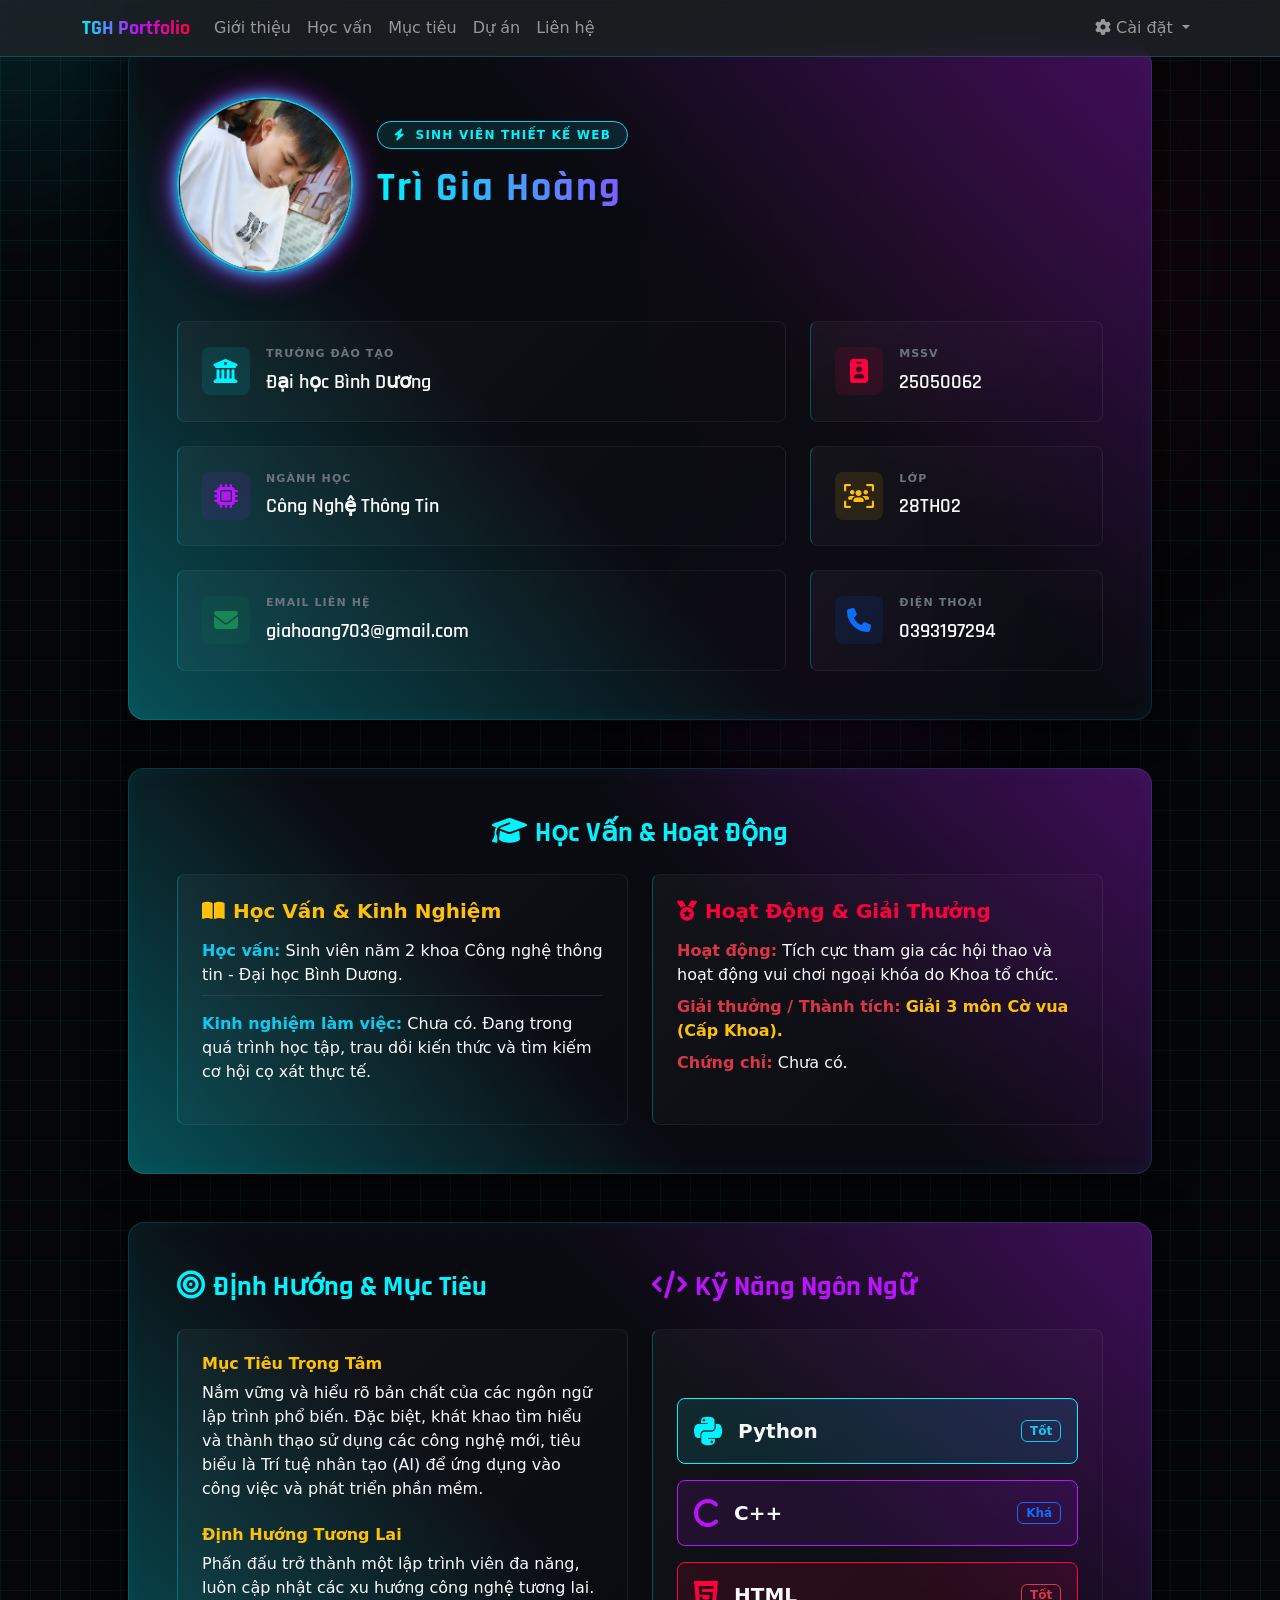
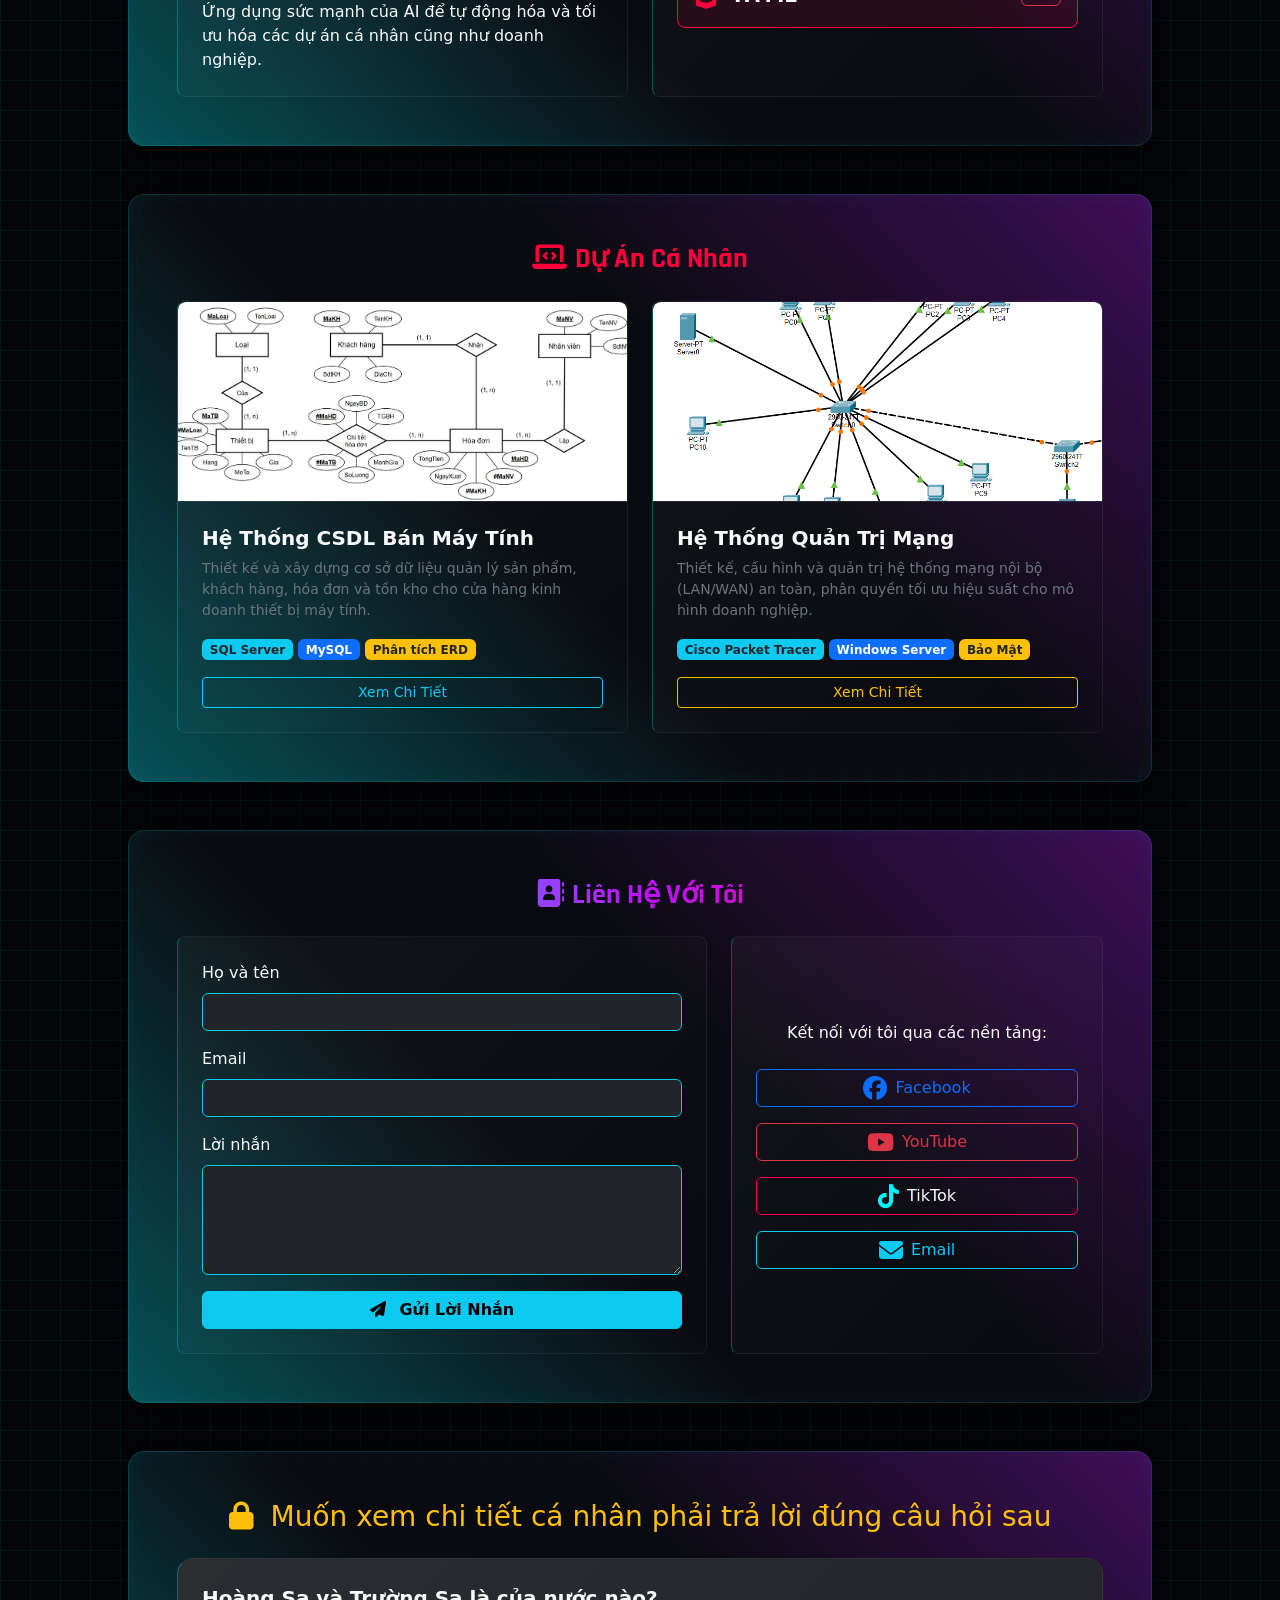
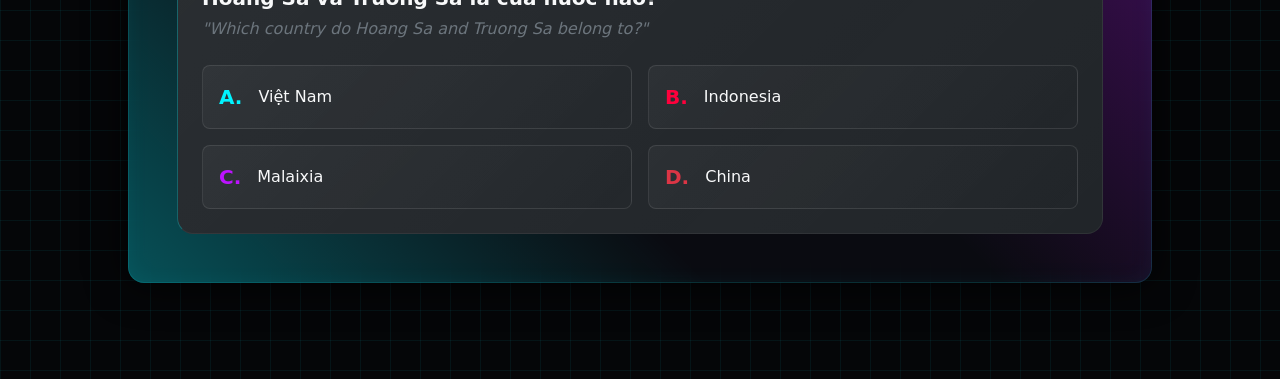
<file: SubPages/TriGiaHoang/wed 4.html>
<!DOCTYPE html>
<html lang="vi">
<head>
    <meta charset="UTF-8">
    <meta name="viewport" content="width=device-width, initial-scale=1.0">
    <title>Trì Gia Hoàng | Cyberpunk Portfolio</title>
    
    <!-- Nhúng Bootstrap 5 CSS -->
    <link href="https://cdn.jsdelivr.net/npm/bootstrap@5.3.2/dist/css/bootstrap.min.css" rel="stylesheet">
    
    <!-- Nhúng FontAwesome -->
    <link rel="stylesheet" href="https://cdnjs.cloudflare.com/ajax/libs/font-awesome/6.4.0/css/all.min.css">
    
    <!-- Nhúng Google Fonts -->
    <link href="https://fonts.googleapis.com/css2?family=Inter:wght@300;400;500;600&family=Rajdhani:wght@500;600;700&display=swap" rel="stylesheet">

    <style>
        :root {
            --neon-cyan: #00f3ff;
            --neon-pink: #ff003c;
            --neon-purple: #bc13fe;
            --dark-bg: #050608;
            --dark-card: rgba(12, 14, 20, 0.75);
            font-family: 'Inter', sans-serif;
        }

        .font-display { font-family: 'Rajdhani', sans-serif; }

        @keyframes scrollCyberGrid {
            0% { background-position: 0px 0px; }
            100% { background-position: 30px 30px; }
        }

        body {
            background-color: var(--dark-bg);
            background-image: 
                linear-gradient(rgba(0, 243, 255, 0.06) 1px, transparent 1px),
                linear-gradient(90deg, rgba(0, 243, 255, 0.06) 1px, transparent 1px);
            background-size: 30px 30px;
            color: #ffffff;
            overflow-x: hidden;
            min-height: 100vh;
            padding-top: 80px;
            transition: background-color 0.5s ease, color 0.5s ease;
            animation: scrollCyberGrid 4s linear infinite;
        }

        body.light-mode {
            background-color: #f4f6f9;
            background-image: none;
            color: #212529;
            animation: none;
        }
        body.light-mode .cyber-glass {
            background: rgba(255, 255, 255, 0.9);
            border: 1px solid #dee2e6;
            box-shadow: 0 5px 20px rgba(0,0,0,0.05);
        }
        body.light-mode .cyber-glass::before { display: none; }
        body.light-mode .cyber-item {
            background: #ffffff;
            border: 1px solid #e9ecef;
            border-left: 3px solid var(--neon-cyan);
            box-shadow: 0 2px 5px rgba(0,0,0,0.05);
        }
        body.light-mode .text-light { color: #212529 !important; }
        body.light-mode .bg-dark { background-color: #f8f9fa !important; }
        body.light-mode .text-secondary { color: #6c757d !important; }
        body.light-mode .text-gradient { background: linear-gradient(to right, #0056b3, #6f42c1); -webkit-background-clip: text; }
        body.light-mode .navbar, body.light-mode .dropdown-menu { background-color: #ffffff !important; border-color: #dee2e6 !important; box-shadow: 0 2px 10px rgba(0,0,0,0.1); }
        body.light-mode .nav-link, body.light-mode .dropdown-item { color: #212529 !important; }
        body.light-mode .navbar-brand { color: #0056b3 !important; }
        body.light-mode input, body.light-mode textarea { background-color: #fff !important; color: #212529 !important; border-color: #ced4da !important; }

        @keyframes floatOrb {
            0% { transform: translate(0, 0) scale(1); }
            33% { transform: translate(30px, -50px) scale(1.1); }
            66% { transform: translate(-20px, 20px) scale(0.9); }
            100% { transform: translate(0, 0) scale(1); }
        }

        .orb-1 { background: radial-gradient(circle, rgba(0, 243, 255, 0.15) 0%, transparent 70%); animation: floatOrb 15s ease-in-out infinite; }
        .orb-2 { background: radial-gradient(circle, rgba(255, 0, 60, 0.15) 0%, transparent 70%); animation: floatOrb 12s ease-in-out infinite reverse; }
        .orb-3 { background: radial-gradient(circle, rgba(188, 19, 254, 0.15) 0%, transparent 70%); animation: floatOrb 18s ease-in-out infinite; }

        .cyber-glass {
            background: var(--dark-card);
            backdrop-filter: blur(16px);
            -webkit-backdrop-filter: blur(16px);
            border: 1px solid rgba(0, 243, 255, 0.15);
            box-shadow: 0 0 40px rgba(0, 0, 0, 0.8), inset 0 0 20px rgba(0, 243, 255, 0.05);
            position: relative;
            max-width: 1024px;
            margin: 0 auto;
        }
        
        .cyber-glass::before {
            content: ''; position: absolute;
            top: -1px; left: -1px; right: -1px; bottom: -1px;
            background: linear-gradient(45deg, var(--neon-cyan), transparent 40%, transparent 60%, var(--neon-purple));
            z-index: -1; border-radius: inherit; opacity: 0.3;
        }

        .cyber-item {
            background: linear-gradient(135deg, rgba(255, 255, 255, 0.04) 0%, rgba(255, 255, 255, 0.0) 100%);
            border: 1px solid rgba(255, 255, 255, 0.05);
            border-left: 1px solid rgba(0, 243, 255, 0.3);
            transition: all 0.4s cubic-bezier(0.175, 0.885, 0.32, 1.275);
            position: relative; overflow: hidden; height: 100%;
        }

        .cyber-item:hover {
            border-color: var(--neon-cyan);
            box-shadow: 0 5px 20px rgba(0, 243, 255, 0.2), inset 0 0 15px rgba(0, 243, 255, 0.1);
            transform: translateY(-5px) scale(1.02);
            background: rgba(0, 243, 255, 0.05);
        }

        .text-gradient {
            background: linear-gradient(to right, var(--neon-cyan), var(--neon-purple), var(--neon-pink));
            -webkit-background-clip: text;
            -webkit-text-fill-color: transparent;
            background-clip: text;
        }
        
        .avatar-ring { box-shadow: 0 0 15px var(--neon-cyan), 0 0 30px var(--neon-purple); }

        .w-30vw { width: 30vw; } .h-30vw { height: 30vw; }
        .w-40vw { width: 40vw; } .h-40vw { height: 40vw; }
        .w-50vw { width: 50vw; } .h-50vw { height: 50vw; }
        .blur-60 { filter: blur(60px); } .blur-80 { filter: blur(80px); } .blur-100 { filter: blur(100px); }
        .avatar-img { width: 144px; height: 144px; }
        @media (min-width: 768px) { .avatar-img { width: 176px; height: 176px; } }

        .text-neon-cyan { color: var(--neon-cyan) !important; }
        .text-neon-pink { color: var(--neon-pink) !important; }
        .text-neon-purple { color: var(--neon-purple) !important; }
        
        .bg-cyan-soft { background-color: rgba(0, 243, 255, 0.1); }
        .bg-pink-soft { background-color: rgba(255, 0, 60, 0.1); }
        .bg-purple-soft { background-color: rgba(188, 19, 254, 0.1); }
        .bg-yellow-soft { background-color: rgba(255, 193, 7, 0.1); }
        .bg-green-soft { background-color: rgba(25, 135, 84, 0.1); }
        .bg-blue-soft { background-color: rgba(13, 110, 253, 0.1); }
        .bg-red-soft { background-color: rgba(220, 53, 69, 0.1); }

        .icon-box { width: 48px; height: 48px; flex-shrink: 0; transition: all 0.3s; }
        .tracking-widest { letter-spacing: 0.1em; }
        a { text-decoration: none; }

        .quiz-btn { border: 1px solid rgba(255,255,255,0.1); cursor: pointer; transition: 0.3s; }
        .quiz-btn:hover { background-color: rgba(0, 243, 255, 0.1); border-color: var(--neon-cyan); }
    </style>
</head>
<body class="py-5 px-3 px-sm-4">

    <!-- NAVBAR -->
    <nav class="navbar navbar-expand-lg navbar-dark bg-dark bg-opacity-75 fixed-top" style="backdrop-filter: blur(10px); border-bottom: 1px solid rgba(0, 243, 255, 0.2);">
        <div class="container">
            <a class="navbar-brand font-display fw-bold text-gradient lang" data-vi="TGH Portfolio" data-en="TGH Portfolio" href="#">TGH Portfolio</a>
            <button class="navbar-toggler" type="button" data-bs-toggle="collapse" data-bs-target="#navbarNav">
                <span class="navbar-toggler-icon"></span>
            </button>
            <div class="collapse navbar-collapse" id="navbarNav">
                <ul class="navbar-nav me-auto">
                    <li class="nav-item"><a class="nav-link lang" data-vi="Giới thiệu" data-en="About Me" href="#gioi-thieu">Giới thiệu</a></li>
                    <li class="nav-item"><a class="nav-link lang" data-vi="Học vấn & Hoạt động" data-en="Education & Activities" href="#hoc-van">Học vấn</a></li>
                    <li class="nav-item"><a class="nav-link lang" data-vi="Mục tiêu" data-en="Career Goals" href="#muc-tieu">Mục tiêu</a></li>
                    <li class="nav-item"><a class="nav-link lang" data-vi="Dự án" data-en="Projects" href="#du-an">Dự án</a></li>
                    <li class="nav-item"><a class="nav-link lang" data-vi="Liên hệ" data-en="Contact" href="#lien-he">Liên hệ</a></li>
                </ul>
                <ul class="navbar-nav">
                    <li class="nav-item dropdown">
                        <a class="nav-link dropdown-toggle lang" href="#" role="button" data-bs-toggle="dropdown" data-vi="<i class='fa-solid fa-gear'></i> Cài đặt" data-en="<i class='fa-solid fa-gear'></i> Settings">
                            <i class="fa-solid fa-gear"></i> Cài đặt
                        </a>
                        <ul class="dropdown-menu dropdown-menu-end bg-dark border-info">
                            <li><a class="dropdown-item text-light d-flex justify-content-between align-items-center" href="#" id="toggle-theme">
                                <span class="lang" data-vi="Chế độ Sáng / Tối" data-en="Light / Dark Mode">Chế độ Sáng / Tối</span>
                                <i class="fa-solid fa-circle-half-stroke ms-3"></i>
                            </a></li>
                            <li><hr class="dropdown-divider border-secondary"></li>
                            <li><a class="dropdown-item text-light d-flex justify-content-between align-items-center" href="#" id="toggle-lang">
                                <span class="lang" data-vi="Ngôn ngữ: VN / EN" data-en="Language: EN / VN">Ngôn ngữ: VN / EN</span>
                                <i class="fa-solid fa-language ms-3"></i>
                            </a></li>
                        </ul>
                    </li>
                </ul>
            </div>
        </div>
    </nav>

    <!-- Đốm sáng nền -->
    <div class="position-fixed top-0 start-0 w-100 h-100 pe-none overflow-hidden z-0">
        <div class="orb-1 position-absolute top-0 start-0 translate-middle w-40vw h-40vw rounded-circle blur-80"></div>
        <div class="orb-2 position-absolute bottom-0 end-0 translate-middle-y w-50vw h-50vw rounded-circle blur-100"></div>
        <div class="orb-3 position-absolute top-50 start-50 w-30vw h-30vw rounded-circle blur-60"></div>
    </div>

    <!-- MAIN CONTAINER -->
    <div class="container-fluid position-relative z-3">
        
        <!-- PHẦN 1: THÔNG TIN CƠ BẢN -->
        <div id="gioi-thieu" class="cyber-glass rounded-4 p-4 p-sm-5 mb-5">
            <header class="d-flex flex-column flex-md-row align-items-center align-items-md-start gap-4 mb-5">
                <div class="position-relative">
                    <img src="anhdaidien.png" alt="Trì Gia Hoàng" onerror="this.src='https://placehold.co/400x400/0c0e14/00f3ff?text=TGH'" 
                         class="avatar-img object-fit-cover rounded-circle avatar-ring border border-2 border-info position-relative z-3">
                </div>
                <div class="text-center text-md-start flex-grow-1 mt-3 mt-md-4">
                    <div class="d-inline-block px-3 py-1 bg-cyan-soft border border-info rounded-pill text-neon-cyan mb-3 lang" data-vi="<i class='fa-solid fa-bolt me-1'></i> Sinh viên Thiết Kế Web" data-en="<i class='fa-solid fa-bolt me-1'></i> Web Design Student" style="font-size: 12px; font-weight: bold; letter-spacing: 0.1em; text-transform: uppercase;">
                        <i class="fa-solid fa-bolt me-1"></i> Sinh viên Thiết Kế Web
                    </div>
                    <h1 class="font-display fw-bold mb-2 text-gradient" style="font-size: 2.5rem; letter-spacing: 0.05em;">Trì Gia Hoàng</h1>
                </div>
            </header>

            <div class="row g-3 g-sm-4">
                <div class="col-12 col-md-8"><div class="cyber-item rounded-3 p-4 d-flex align-items-center gap-3"><div class="icon-box rounded-3 bg-cyan-soft d-flex align-items-center justify-content-center fs-4 text-neon-cyan"><i class="fa-solid fa-building-columns"></i></div><div><p class="text-secondary tracking-widest fw-semibold mb-1 lang" data-vi="Trường Đào Tạo" data-en="University" style="font-size: 11px; text-transform: uppercase;">Trường Đào Tạo</p><p class="font-display fs-5 fw-semibold text-light mb-0 lang" data-vi="Đại học Bình Dương" data-en="Binh Duong University">Đại học Bình Dương</p></div></div></div>
                <div class="col-12 col-md-4"><div class="cyber-item rounded-3 p-4 d-flex align-items-center gap-3"><div class="icon-box rounded-3 bg-pink-soft d-flex align-items-center justify-content-center fs-4 text-neon-pink"><i class="fa-solid fa-id-badge"></i></div><div><p class="text-secondary tracking-widest fw-semibold mb-1 lang" data-vi="MSSV" data-en="Student ID" style="font-size: 11px; text-transform: uppercase;">MSSV</p><p class="font-display fs-5 fw-semibold text-light mb-0">25050062</p></div></div></div>
                <div class="col-12 col-md-8"><div class="cyber-item rounded-3 p-4 d-flex align-items-center gap-3"><div class="icon-box rounded-3 bg-purple-soft d-flex align-items-center justify-content-center fs-4 text-neon-purple"><i class="fa-solid fa-microchip"></i></div><div><p class="text-secondary tracking-widest fw-semibold mb-1 lang" data-vi="Ngành Học" data-en="Major" style="font-size: 11px; text-transform: uppercase;">Ngành Học</p><p class="font-display fs-5 fw-semibold text-light mb-0 lang" data-vi="Công Nghệ Thông Tin" data-en="Information Technology">Công Nghệ Thông Tin</p></div></div></div>
                <div class="col-12 col-md-4"><div class="cyber-item rounded-3 p-4 d-flex align-items-center gap-3"><div class="icon-box rounded-3 bg-yellow-soft d-flex align-items-center justify-content-center fs-4 text-warning"><i class="fa-solid fa-users-viewfinder"></i></div><div><p class="text-secondary tracking-widest fw-semibold mb-1 lang" data-vi="Lớp" data-en="Class" style="font-size: 11px; text-transform: uppercase;">Lớp</p><p class="font-display fs-5 fw-semibold text-light mb-0">28TH02</p></div></div></div>
                <div class="col-12 col-md-8"><div class="cyber-item rounded-3 p-4 d-flex align-items-center gap-3"><div class="icon-box rounded-3 bg-green-soft d-flex align-items-center justify-content-center fs-4 text-success"><i class="fa-solid fa-envelope"></i></div><div><p class="text-secondary tracking-widest fw-semibold mb-1 lang" data-vi="Email Liên Hệ" data-en="Email Address" style="font-size: 11px; text-transform: uppercase;">Email Liên Hệ</p><a href="mailto:giahoang703@gmail.com" class="font-display fs-5 fw-semibold text-light mb-0">giahoang703@gmail.com</a></div></div></div>
                <div class="col-12 col-md-4"><div class="cyber-item rounded-3 p-4 d-flex align-items-center gap-3"><div class="icon-box rounded-3 bg-blue-soft d-flex align-items-center justify-content-center fs-4 text-primary"><i class="fa-solid fa-phone"></i></div><div><p class="text-secondary tracking-widest fw-semibold mb-1 lang" data-vi="Điện Thoại" data-en="Phone Number" style="font-size: 11px; text-transform: uppercase;">Điện Thoại</p><a href="tel:0393197294" class="font-display fs-5 fw-semibold text-light mb-0">0393197294</a></div></div></div>
            </div>
        </div>

        <!-- PHẦN 2 (MỚI): HỌC VẤN, KINH NGHIỆM & HOẠT ĐỘNG -->
        <div id="hoc-van" class="cyber-glass rounded-4 p-4 p-sm-5 mb-5">
            <h3 class="font-display fw-bold mb-4 text-center text-neon-cyan lang" data-vi="<i class='fa-solid fa-graduation-cap me-2'></i>Học Vấn & Hoạt Động" data-en="<i class='fa-solid fa-graduation-cap me-2'></i>Education & Activities"><i class="fa-solid fa-graduation-cap me-2"></i>Học Vấn & Hoạt Động</h3>
            <div class="row g-4">
                
                <!-- Cột trái: Học vấn & Kinh nghiệm -->
                <div class="col-md-6">
                    <div class="cyber-item rounded-3 p-4 h-100">
                        <h5 class="text-warning fw-bold mb-3 lang" data-vi="<i class='fa-solid fa-book-open me-2'></i>Học Vấn & Kinh Nghiệm" data-en="<i class='fa-solid fa-book-open me-2'></i>Education & Experience"><i class="fa-solid fa-book-open me-2"></i>Học Vấn & Kinh Nghiệm</h5>
                        <ul class="list-unstyled text-light">
                            <li class="mb-3 border-bottom border-secondary border-opacity-25 pb-2">
                                <strong class="text-info">Học vấn:</strong> 
                                <span class="lang" data-vi="Sinh viên năm 2 khoa Công nghệ thông tin - Đại học Bình Dương." data-en="2nd-year IT student at Binh Duong University.">Sinh viên năm 2 khoa Công nghệ thông tin - Đại học Bình Dương.</span>
                            </li>
                            <li>
                                <strong class="text-info">Kinh nghiệm làm việc:</strong> 
                                <span class="lang" data-vi="Chưa có. Đang trong quá trình học tập, trau dồi kiến thức và tìm kiếm cơ hội cọ xát thực tế." data-en="None yet. Currently studying, accumulating knowledge, and looking for practical opportunities.">Chưa có. Đang trong quá trình học tập, trau dồi kiến thức và tìm kiếm cơ hội cọ xát thực tế.</span>
                            </li>
                        </ul>
                    </div>
                </div>

                <!-- Cột phải: Hoạt động, Giải thưởng & Chứng chỉ -->
                <div class="col-md-6">
                    <div class="cyber-item rounded-3 p-4 h-100">
                        <h5 class="text-neon-pink fw-bold mb-3 lang" data-vi="<i class='fa-solid fa-medal me-2'></i>Hoạt Động & Giải Thưởng" data-en="<i class='fa-solid fa-medal me-2'></i>Activities & Awards"><i class="fa-solid fa-medal me-2"></i>Hoạt Động & Giải Thưởng</h5>
                        <ul class="list-unstyled text-light">
                            <li class="mb-2">
                                <strong class="text-danger">Hoạt động:</strong> 
                                <span class="lang" data-vi="Tích cực tham gia các hội thao và hoạt động vui chơi ngoại khóa do Khoa tổ chức." data-en="Actively participates in sports festivals and extracurricular activities organized by the Faculty.">Tích cực tham gia các hội thao và hoạt động vui chơi ngoại khóa do Khoa tổ chức.</span>
                            </li>
                            <li class="mb-2">
                                <strong class="text-danger">Giải thưởng / Thành tích:</strong> 
                                <span class="text-warning fw-bold lang" data-vi="Giải 3 môn Cờ vua (Cấp Khoa)." data-en="3rd Prize in Chess (Faculty level).">Giải 3 môn Cờ vua (Cấp Khoa).</span>
                            </li>
                            <li>
                                <strong class="text-danger">Chứng chỉ:</strong> 
                                <span class="lang" data-vi="Chưa có." data-en="None yet.">Chưa có.</span>
                            </li>
                        </ul>
                    </div>
                </div>
            </div>
        </div>

        <!-- PHẦN 3: MỤC TIÊU NGHỀ NGHIỆP & KỸ NĂNG -->
        <div id="muc-tieu" class="cyber-glass rounded-4 p-4 p-sm-5 mb-5">
            <div class="row g-4 d-flex">
                <!-- Cột trái: Mục tiêu (Đã cập nhật) -->
                <div class="col-md-6 d-flex flex-column">
                    <h3 class="font-display fw-bold mb-4 text-neon-cyan lang" data-vi="<i class='fa-solid fa-bullseye me-2'></i>Định Hướng & Mục Tiêu" data-en="<i class='fa-solid fa-bullseye me-2'></i>Career Goals"><i class="fa-solid fa-bullseye me-2"></i>Định Hướng & Mục Tiêu</h3>
                    <div class="cyber-item rounded-3 p-4 flex-grow-1">
                        <h6 class="text-warning fw-bold lang" data-vi="Mục Tiêu Trọng Tâm" data-en="Core Objectives">Mục Tiêu Trọng Tâm</h6>
                        <p class="text-light mb-4 lang" data-vi="Nắm vững và hiểu rõ bản chất của các ngôn ngữ lập trình phổ biến. Đặc biệt, khát khao tìm hiểu và thành thạo sử dụng các công nghệ mới, tiêu biểu là Trí tuệ nhân tạo (AI) để ứng dụng vào công việc và phát triển phần mềm." data-en="Master the fundamentals of popular programming languages. Specifically eager to learn and proficiently use new technologies like Artificial Intelligence (AI) for software development.">Nắm vững và hiểu rõ bản chất của các ngôn ngữ lập trình phổ biến. Đặc biệt, khát khao tìm hiểu và thành thạo sử dụng các công nghệ mới, tiêu biểu là Trí tuệ nhân tạo (AI) để ứng dụng vào công việc và phát triển phần mềm.</p>
                        
                        <h6 class="text-warning fw-bold lang" data-vi="Định Hướng Tương Lai" data-en="Future Orientation">Định Hướng Tương Lai</h6>
                        <p class="text-light mb-0 lang" data-vi="Phấn đấu trở thành một lập trình viên đa năng, luôn cập nhật các xu hướng công nghệ tương lai. Ứng dụng sức mạnh của AI để tự động hóa và tối ưu hóa các dự án cá nhân cũng như doanh nghiệp." data-en="Strive to become a versatile developer, always updated with future tech trends. Applying the power of AI to automate and optimize both personal and business projects.">Phấn đấu trở thành một lập trình viên đa năng, luôn cập nhật các xu hướng công nghệ tương lai. Ứng dụng sức mạnh của AI để tự động hóa và tối ưu hóa các dự án cá nhân cũng như doanh nghiệp.</p>
                    </div>
                </div>
                
                <!-- Cột phải: Kỹ năng chuyên môn -->
                <div class="col-md-6 d-flex flex-column">
                    <h3 class="font-display fw-bold mb-4 text-neon-purple lang" data-vi="<i class='fa-solid fa-code me-2'></i>Kỹ Năng Ngôn Ngữ" data-en="<i class='fa-solid fa-code me-2'></i>Programming Skills"><i class="fa-solid fa-code me-2"></i>Kỹ Năng Ngôn Ngữ</h3>
                    <div class="cyber-item rounded-3 p-4 flex-grow-1 d-flex flex-column justify-content-center gap-3">
                        <!-- Python -->
                        <div class="d-flex align-items-center justify-content-between p-3 rounded-3" style="background: rgba(0, 243, 255, 0.1); border: 1px solid var(--neon-cyan);">
                            <div class="d-flex align-items-center gap-3">
                                <i class="fa-brands fa-python fa-2x text-neon-cyan"></i>
                                <span class="fs-5 fw-bold text-light">Python</span>
                            </div>
                            <span class="badge border border-info text-info bg-transparent lang" data-vi="Tốt" data-en="Good">Tốt</span>
                        </div>
                        <!-- C++ -->
                        <div class="d-flex align-items-center justify-content-between p-3 rounded-3" style="background: rgba(188, 19, 254, 0.1); border: 1px solid var(--neon-purple);">
                            <div class="d-flex align-items-center gap-3">
                                <i class="fa-solid fa-c fa-2x text-neon-purple"></i>
                                <span class="fs-5 fw-bold text-light">C++</span>
                            </div>
                            <span class="badge border border-primary text-primary bg-transparent lang" data-vi="Khá" data-en="Fair">Khá</span>
                        </div>
                        <!-- HTML -->
                        <div class="d-flex align-items-center justify-content-between p-3 rounded-3" style="background: rgba(255, 0, 60, 0.1); border: 1px solid var(--neon-pink);">
                            <div class="d-flex align-items-center gap-3">
                                <i class="fa-brands fa-html5 fa-2x text-neon-pink"></i>
                                <span class="fs-5 fw-bold text-light">HTML</span>
                            </div>
                            <span class="badge border border-danger text-danger bg-transparent lang" data-vi="Tốt" data-en="Good">Tốt</span>
                        </div>
                    </div>
                </div>
            </div>
        </div>

        <!-- PHẦN: DỰ ÁN CÁ NHÂN -->
        <div id="du-an" class="cyber-glass rounded-4 p-4 p-sm-5 mb-5">
            <h3 class="font-display fw-bold mb-4 text-neon-pink text-center lang" data-vi="<i class='fa-solid fa-laptop-code me-2'></i>Dự Án Cá Nhân" data-en="<i class='fa-solid fa-laptop-code me-2'></i>Personal Projects"><i class="fa-solid fa-laptop-code me-2"></i>Dự Án Cá Nhân</h3>
            <div class="row g-4">
                
                <!-- Dự án 1: Hệ thống CSDL -->
                <div class="col-md-6">
                    <div class="cyber-item rounded-3 p-0 h-100 d-flex flex-column">
                        <div style="height: 200px; overflow: hidden;" class="rounded-top-3 border-bottom border-secondary border-opacity-25">
                            <img src="duan1.png" alt="CSDL Bán Máy Tính" class="w-100 h-100 object-fit-cover" onerror="this.src='https://placehold.co/600x400/0c0e14/00f3ff?text=Anh+Du+An+1'">
                        </div>
                        <div class="p-4 flex-grow-1">
                            <h5 class="text-light fw-bold lang" data-vi="Hệ Thống CSDL Bán Máy Tính" data-en="Computer Sales Database System">Hệ Thống CSDL Bán Máy Tính</h5>
                            <p class="text-secondary small lang" data-vi="Thiết kế và xây dựng cơ sở dữ liệu quản lý sản phẩm, khách hàng, hóa đơn và tồn kho cho cửa hàng kinh doanh thiết bị máy tính." data-en="Designed and built a database to manage products, customers, invoices, and inventory for a computer hardware store.">Thiết kế và xây dựng cơ sở dữ liệu quản lý sản phẩm, khách hàng, hóa đơn và tồn kho cho cửa hàng kinh doanh thiết bị máy tính.</p>
                            <div class="mb-3">
                                <span class="badge bg-info text-dark">SQL Server</span>
                                <span class="badge bg-primary">MySQL</span>
                                <span class="badge bg-warning text-dark">Phân tích ERD</span>
                            </div>
                            <button class="btn btn-outline-info btn-sm w-100 lang" data-bs-toggle="modal" data-bs-target="#modalDuAn1" data-vi="Xem Chi Tiết" data-en="View Details">Xem Chi Tiết</button>
                        </div>
                    </div>
                </div>

                <!-- Dự án 2: Hệ thống quản trị mạng -->
                <div class="col-md-6">
                    <div class="cyber-item rounded-3 p-0 h-100 d-flex flex-column">
                        <div style="height: 200px; overflow: hidden;" class="rounded-top-3 border-bottom border-secondary border-opacity-25">
                            <img src="duan2.png" alt="Hệ Thống Quản Trị Mạng" class="w-100 h-100 object-fit-cover" onerror="this.src='https://placehold.co/600x400/0c0e14/ffc107?text=Anh+Du+An+2'">
                        </div>
                        <div class="p-4 flex-grow-1">
                            <h5 class="text-light fw-bold lang" data-vi="Hệ Thống Quản Trị Mạng" data-en="Network Administration System">Hệ Thống Quản Trị Mạng</h5>
                            <p class="text-secondary small lang" data-vi="Thiết kế, cấu hình và quản trị hệ thống mạng nội bộ (LAN/WAN) an toàn, phân quyền tối ưu hiệu suất cho mô hình doanh nghiệp." data-en="Designed, configured, and managed a secure and performance-optimized local area network (LAN/WAN) for businesses.">Thiết kế, cấu hình và quản trị hệ thống mạng nội bộ (LAN/WAN) an toàn, phân quyền tối ưu hiệu suất cho mô hình doanh nghiệp.</p>
                            <div class="mb-3">
                                <span class="badge bg-info text-dark">Cisco Packet Tracer</span>
                                <span class="badge bg-primary">Windows Server</span>
                                <span class="badge bg-warning text-dark">Bảo Mật</span>
                            </div>
                            <button class="btn btn-outline-warning btn-sm w-100 lang" data-bs-toggle="modal" data-bs-target="#modalDuAn2" data-vi="Xem Chi Tiết" data-en="View Details">Xem Chi Tiết</button>
                        </div>
                    </div>
                </div>

            </div>
        </div>

        <!-- PHẦN: LIÊN HỆ -->
        <div id="lien-he" class="cyber-glass rounded-4 p-4 p-sm-5 mb-5">
            <h3 class="font-display fw-bold mb-4 text-gradient text-center lang" data-vi="<i class='fa-solid fa-address-book me-2'></i>Liên Hệ Với Tôi" data-en="<i class='fa-solid fa-address-book me-2'></i>Contact Me"><i class="fa-solid fa-address-book me-2"></i>Liên Hệ Với Tôi</h3>
            <div class="row g-4">
                <div class="col-md-7">
                    <div class="cyber-item rounded-3 p-4">
                        <form id="contactForm">
                            <div class="mb-3">
                                <label class="form-label text-light lang" data-vi="Họ và tên" data-en="Full Name">Họ và tên</label>
                                <input type="text" class="form-control bg-dark text-light border-info" id="cName" placeholder="Nhập tên của bạn">
                                <div class="invalid-feedback lang" data-vi="Vui lòng nhập tên của bạn." data-en="Please enter your name.">Vui lòng nhập tên của bạn.</div>
                            </div>
                            <div class="mb-3">
                                <label class="form-label text-light lang" data-vi="Email" data-en="Email Address">Email</label>
                                <input type="email" class="form-control bg-dark text-light border-info" id="cEmail" placeholder="name@example.com">
                                <div class="invalid-feedback lang" data-vi="Vui lòng nhập email hợp lệ." data-en="Please enter a valid email.">Vui lòng nhập email hợp lệ.</div>
                            </div>
                            <div class="mb-3">
                                <label class="form-label text-light lang" data-vi="Lời nhắn" data-en="Message">Lời nhắn</label>
                                <textarea class="form-control bg-dark text-light border-info" id="cMessage" rows="4" placeholder="Nhập nội dung..."></textarea>
                                <div class="invalid-feedback lang" data-vi="Vui lòng nhập lời nhắn." data-en="Please enter your message.">Vui lòng nhập lời nhắn.</div>
                            </div>
                            <button type="submit" class="btn btn-info w-100 fw-bold lang" data-vi="<i class='fa-solid fa-paper-plane me-2'></i> Gửi Lời Nhắn" data-en="<i class='fa-solid fa-paper-plane me-2'></i> Send Message"><i class="fa-solid fa-paper-plane me-2"></i> Gửi Lời Nhắn</button>
                        </form>
                    </div>
                </div>
                <div class="col-md-5">
                    <div class="cyber-item rounded-3 p-4 h-100 d-flex flex-column justify-content-center">
                        <p class="text-light text-center mb-4 lang" data-vi="Kết nối với tôi qua các nền tảng:" data-en="Connect with me via:">Kết nối với tôi qua các nền tảng:</p>
                        <div class="d-grid gap-3">
                            <a href="https://facebook.com/" target="_blank" class="btn btn-outline-primary d-flex align-items-center justify-content-center gap-2">
                                <i class="fa-brands fa-facebook fs-4"></i> Facebook
                            </a>
                            <a href="https://youtube.com/" target="_blank" class="btn btn-outline-danger d-flex align-items-center justify-content-center gap-2">
                                <i class="fa-brands fa-youtube fs-4"></i> YouTube
                            </a>
                            <a href="https://tiktok.com/" target="_blank" class="btn btn-outline-light d-flex align-items-center justify-content-center gap-2" style="border-color: #ff0050;">
                                <i class="fa-brands fa-tiktok fs-4" style="color: #00f2fe;"></i> TikTok
                            </a>
                            <a href="mailto:giahoang703@gmail.com" class="btn btn-outline-info d-flex align-items-center justify-content-center gap-2">
                                <i class="fa-solid fa-envelope fs-4"></i> Email
                            </a>
                        </div>
                    </div>
                </div>
            </div>
        </div>

        <!-- PHẦN: CÂU HỎI BẢO MẬT (QUIZ) -->
        <div id="quiz-section" class="cyber-glass rounded-4 p-4 p-sm-5 text-center mb-5" style="transition: opacity 0.5s ease, transform 0.5s ease;">
            <h3 class="text-warning mb-4 lang" data-vi="<i class='fa-solid fa-lock me-2'></i> Muốn xem chi tiết cá nhân phải trả lời đúng câu hỏi sau" data-en="<i class='fa-solid fa-lock me-2'></i> Answer correctly to view personal details">
                <i class="fa-solid fa-lock me-2"></i> Muốn xem chi tiết cá nhân phải trả lời đúng câu hỏi sau
            </h3>
            
            <div class="cyber-item rounded-4 p-4 text-start bg-dark">
                <p class="fs-5 text-light fw-bold mb-1">Hoàng Sa và Trường Sa là của nước nào?</p>
                <p class="text-secondary fst-italic mb-4">"Which country do Hoang Sa and Truong Sa belong to?"</p>
                
                <div class="row g-3">
                    <div class="col-12 col-sm-6">
                        <div class="cyber-item rounded-3 p-3 quiz-btn d-flex align-items-center" data-correct="true">
                            <span class="text-neon-cyan fw-bold fs-5 me-3">A.</span> <span class="text-light">Việt Nam</span>
                        </div>
                    </div>
                    <div class="col-12 col-sm-6">
                        <div class="cyber-item rounded-3 p-3 quiz-btn d-flex align-items-center" data-correct="false">
                            <span class="text-neon-pink fw-bold fs-5 me-3">B.</span> <span class="text-light">Indonesia</span>
                        </div>
                    </div>
                    <div class="col-12 col-sm-6">
                        <div class="cyber-item rounded-3 p-3 quiz-btn d-flex align-items-center" data-correct="false">
                            <span class="text-neon-purple fw-bold fs-5 me-3">C.</span> <span class="text-light">Malaixia</span>
                        </div>
                    </div>
                    <div class="col-12 col-sm-6">
                        <div class="cyber-item rounded-3 p-3 quiz-btn d-flex align-items-center" data-correct="false">
                            <span class="text-danger fw-bold fs-5 me-3">D.</span> <span class="text-light">China</span>
                        </div>
                    </div>
                </div>
                <div id="quiz-error" class="text-danger mt-4 text-center fw-bold d-none">
                    <i class="fa-solid fa-triangle-exclamation"></i> Sai rồi! Hãy chọn lại đi (Wrong! Please try again.)
                </div>
            </div>
        </div>

        <!-- PHẦN: HỒ SƠ CHI TIẾT -->
        <div id="details-section" class="cyber-glass rounded-4 p-4 p-sm-5 d-none position-relative" style="opacity: 0; transition: opacity 0.8s ease;">
            
            <div class="position-absolute top-0 end-0 mt-3 me-3 z-3">
                <button id="btn-relock" class="btn btn-outline-warning btn-sm lang" data-vi="<i class='fa-solid fa-lock'></i> Khóa lại" data-en="<i class='fa-solid fa-lock'></i> Lock again">
                    <i class="fa-solid fa-lock"></i> Khóa lại
                </button>
            </div>

            <h2 class="font-display fw-bold mb-5 text-gradient text-center lang" data-vi="<i class='fa-solid fa-user-astronaut me-2'></i> Hồ Sơ Cá Nhân Chi Tiết" data-en="<i class='fa-solid fa-user-astronaut me-2'></i> Detailed Personal Profile" style="font-size: 2rem;">
                <i class="fa-solid fa-user-astronaut me-2"></i> Hồ Sơ Cá Nhân Chi Tiết
            </h2>
            
            <div class="row g-4">
                <div class="col-12 col-md-6">
                    <div class="cyber-item rounded-4 p-4 h-100">
                        <h4 class="text-neon-cyan mb-4 border-bottom border-info pb-2 lang" data-vi="<i class='fa-solid fa-address-card me-2'></i>Thông Tin Cơ Bản" data-en="<i class='fa-solid fa-address-card me-2'></i>Basic Info"><i class="fa-solid fa-address-card me-2"></i>Thông Tin Cơ Bản</h4>
                        <ul class="list-unstyled text-light fs-6 mb-0">
                            <li class="mb-3 d-flex">
                                <strong class="text-secondary text-nowrap lang" data-vi="Họ và tên:" data-en="Full Name:" style="min-width: 90px;">Họ và tên:</strong> 
                                <span>Trì Gia Hoàng</span>
                            </li>
                            <li class="mb-3 d-flex">
                                <strong class="text-secondary text-nowrap lang" data-vi="Giới tính:" data-en="Gender:" style="min-width: 90px;">Giới tính:</strong> 
                                <span class="lang" data-vi="Nam" data-en="Male">Nam</span>
                            </li>
                            <li class="mb-0 d-flex">
                                <strong class="text-secondary text-nowrap lang" data-vi="Ngày sinh:" data-en="Birth Date:" style="min-width: 90px;">Ngày sinh:</strong> 
                                <span>20/02/2007</span>
                            </li>
                        </ul>
                    </div>
                </div>

                <div class="col-12 col-md-6">
                    <div class="cyber-item rounded-4 p-4 h-100">
                        <h4 class="text-neon-pink mb-4 border-bottom border-danger pb-2 lang" data-vi="<i class='fa-solid fa-people-roof me-2'></i>Gia Đình" data-en="<i class='fa-solid fa-people-roof me-2'></i>Family"><i class="fa-solid fa-people-roof me-2"></i>Gia Đình</h4>
                        <ul class="list-unstyled text-light fs-6 mb-0">
                            <li class="mb-4">
                                <div class="d-flex align-items-center">
                                    <strong class="text-secondary text-nowrap lang" data-vi="Ba:" data-en="Father:" style="min-width: 50px;">Ba:</strong> 
                                    <span class="text-nowrap">Trì Công Tâm</span> 
                                </div>
                                <div class="mt-2" style="margin-left: 50px;">
                                    <i class="fa-solid fa-phone text-secondary me-2" style="font-size:13px;"></i><a href="tel:0988008079" class="text-info">0988008079</a>
                                </div>
                            </li>
                            <li class="mb-0">
                                <div class="d-flex align-items-center">
                                    <strong class="text-secondary text-nowrap lang" data-vi="Mẹ:" data-en="Mother:" style="min-width: 50px;">Mẹ:</strong> 
                                    <span class="text-nowrap">Trần Thị Diểm Thùy</span> 
                                </div>
                                <div class="mt-2" style="margin-left: 50px;">
                                    <i class="fa-solid fa-phone text-secondary me-2" style="font-size:13px;"></i><a href="tel:0397150068" class="text-info">0397150068</a>
                                </div>
                            </li>
                        </ul>
                    </div>
                </div>
                
                <div class="col-12">
                    <div class="cyber-item rounded-4 p-4">
                        <h4 class="text-neon-purple mb-4 border-bottom border-primary pb-2 lang" data-vi="<i class='fa-solid fa-heart me-2'></i>Sở Thích & Tính Cách" data-en="<i class='fa-solid fa-heart me-2'></i>Hobbies & Personality"><i class="fa-solid fa-heart me-2"></i>Sở Thích & Tính Cách</h4>
                        <div class="row g-4">
                            <div class="col-md-6">
                                <div class="p-3 bg-success bg-opacity-10 rounded-3 h-100 border-start border-success border-4">
                                    <strong class="text-success d-block mb-2 lang" data-vi="<i class='fa-solid fa-thumbs-up me-1'></i>Thích:" data-en="<i class='fa-solid fa-thumbs-up me-1'></i>Likes:"><i class="fa-solid fa-thumbs-up me-1"></i>Thích:</strong>
                                    <span class="text-light lang" data-vi="Màu xanh nước, thích ăn trứng và những món ăn đậm đà." data-en="Blue color, loves eating eggs and rich-flavored foods.">Màu xanh nước, thích ăn trứng và những món ăn đậm đà.</span>
                                </div>
                            </div>
                            <div class="col-md-6">
                                <div class="p-3 bg-danger bg-opacity-10 rounded-3 h-100 border-start border-danger border-4">
                                    <strong class="text-danger d-block mb-2 lang" data-vi="<i class='fa-solid fa-thumbs-down me-1'></i>Không thích:" data-en="<i class='fa-solid fa-thumbs-down me-1'></i>Dislikes:"><i class="fa-solid fa-thumbs-down me-1"></i>Không thích:</strong>
                                    <span class="text-light lang" data-vi="Ăn thơm, dứa, cá ngừ." data-en="Pineapple and tuna.">Ăn thơm, dứa, cá ngừ.</span>
                                </div>
                            </div>
                            <div class="col-12">
                                <div class="p-3 bg-warning bg-opacity-10 rounded-3 border-start border-warning border-4">
                                    <strong class="text-warning d-block mb-2 lang" data-vi="<i class='fa-solid fa-face-smile-beam me-1'></i>Tính cách:" data-en="<i class='fa-solid fa-face-smile-beam me-1'></i>Personality:"><i class="fa-solid fa-face-smile-beam me-1"></i>Tính cách:</strong>
                                    <span class="text-light lang" data-vi="Tự nhận mình là 1 chàng trai vui vẻ, luôn hòa đồng, và thích giúp đỡ mọi người, đặc biệt chịu khó <i class='fa-regular fa-face-frown-open text-info ms-1'></i>." data-en="Considers himself a cheerful guy, sociable, and loves helping others. Very hardworking <i class='fa-regular fa-face-frown-open text-info ms-1'></i>.">Tự nhận mình là 1 chàng trai vui vẻ, luôn hòa đồng, và thích giúp đỡ mọi người, đặc biệt chịu khó <i class="fa-regular fa-face-frown-open text-info ms-1"></i>.</span>
                                </div>
                            </div>
                        </div>
                    </div>
                </div>

                <div class="col-12">
                    <div class="cyber-item rounded-4 p-4">
                        <h4 class="text-warning mb-4 border-bottom border-warning pb-2 lang" data-vi="<i class='fa-solid fa-bolt me-2'></i>Kỹ Năng & Năng Lực" data-en="<i class='fa-solid fa-bolt me-2'></i>Skills & Abilities"><i class="fa-solid fa-bolt me-2"></i>Kỹ Năng & Năng Lực</h4>
                        <div class="row g-3">
                            <div class="col-12">
                                <div class="p-3 border border-secondary rounded-3 bg-dark">
                                    <strong class="text-success d-block mb-1 lang" data-vi="<i class='fa-solid fa-star me-1'></i>Kỹ năng:" data-en="<i class='fa-solid fa-star me-1'></i>Skills:"><i class="fa-solid fa-star me-1"></i>Kỹ năng:</strong>
                                    <span class="text-light lang" data-vi="Thành thạo mọi kỹ năng việc nhà <i class='fa-solid fa-thumbs-up text-primary'></i>, khả năng nấu ăn khá tốt." data-en="Master of all household chores <i class='fa-solid fa-thumbs-up text-primary'></i>, quite good at cooking.">Thành thạo mọi kỹ năng việc nhà <i class="fa-solid fa-thumbs-up text-primary"></i>, khả năng nấu ăn khá tốt.</span>
                                </div>
                            </div>
                            <div class="col-12">
                                <div class="p-3 border border-secondary rounded-3 bg-dark">
                                    <strong class="text-info d-block mb-1 lang" data-vi="<i class='fa-solid fa-arrow-trend-up me-1'></i>Điểm mạnh:" data-en="<i class='fa-solid fa-arrow-trend-up me-1'></i>Strengths:"><i class="fa-solid fa-arrow-trend-up me-1"></i>Điểm mạnh:</strong>
                                    <span class="text-light lang" data-vi="Khả năng nói chuyện trước đám đông, tự tin, âm nhạc, chỉ huy nhóm nhỏ, có nhiều ý tưởng sáng tạo." data-en="Public speaking, confident, musical skills, small group leadership, and highly creative ideas.">Khả năng nói chuyện trước đám đông, tự tin, âm nhạc, chỉ huy nhóm nhỏ, có nhiều ý tưởng sáng tạo.</span>
                                </div>
                            </div>
                            <div class="col-12">
                                <div class="p-3 border border-secondary rounded-3 bg-dark">
                                    <strong class="text-danger d-block mb-1 lang" data-vi="<i class='fa-solid fa-arrow-trend-down me-1'></i>Điểm yếu:" data-en="<i class='fa-solid fa-arrow-trend-down me-1'></i>Weaknesses:"><i class="fa-solid fa-arrow-trend-down me-1"></i>Điểm yếu:</strong>
                                    <span class="text-light lang" data-vi="Ai biết bạn tự tìm đi <i class='fa-solid fa-face-laugh-squint text-warning ms-1'></i>" data-en="Who knows, find it out yourself <i class='fa-solid fa-face-laugh-squint text-warning ms-1'></i>">Ai biết bạn tự tìm đi <i class="fa-solid fa-face-laugh-squint text-warning ms-1"></i></span>
                                </div>
                            </div>
                        </div>
                    </div>
                </div>
            </div>
        </div>
    </div>
    
    <!-- NÚT SCROLL TO TOP -->
    <button id="scrollTopBtn" class="btn btn-info rounded-circle position-fixed bottom-0 end-0 m-4 z-3 shadow-lg d-flex align-items-center justify-content-center" style="width: 50px; height: 50px; opacity: 0; visibility: hidden; transition: all 0.3s ease;">
        <i class="fa-solid fa-arrow-up fs-5"></i>
    </button>

    <!-- MODAL DỰ ÁN 1 -->
    <div class="modal fade" id="modalDuAn1" tabindex="-1" aria-hidden="true">
        <div class="modal-dialog modal-dialog-centered">
            <div class="modal-content bg-dark border-info">
                <div class="modal-header border-secondary border-opacity-25">
                    <h5 class="modal-title text-info fw-bold"><i class="fa-solid fa-database me-2"></i>Hệ Thống CSDL</h5>
                    <button type="button" class="btn-close btn-close-white" data-bs-dismiss="modal" aria-label="Close"></button>
                </div>
                <div class="modal-body text-light">
                    <img src="duan1.png" class="w-100 rounded-3 mb-3" alt="Demo Dự Án 1" onerror="this.src='https://placehold.co/600x300/0c0e14/00f3ff?text=Hinh+Du+An'">
                    <p>Dự án này sử dụng SQL Server để thiết kế các bảng dữ liệu, tạo relationship, viết các Store Procedure và Trigger để tự động hóa việc tính toán hàng tồn kho khi có giao dịch phát sinh.</p>
                </div>
            </div>
        </div>
    </div>

    <!-- MODAL DỰ ÁN 2 -->
    <div class="modal fade" id="modalDuAn2" tabindex="-1" aria-hidden="true">
        <div class="modal-dialog modal-dialog-centered">
            <div class="modal-content bg-dark border-warning">
                <div class="modal-header border-secondary border-opacity-25">
                    <h5 class="modal-title text-warning fw-bold"><i class="fa-solid fa-network-wired me-2"></i>Quản Trị Mạng</h5>
                    <button type="button" class="btn-close btn-close-white" data-bs-dismiss="modal" aria-label="Close"></button>
                </div>
                <div class="modal-body text-light">
                    <img src="duan2.png" class="w-100 rounded-3 mb-3" alt="Demo Dự Án 2" onerror="this.src='https://placehold.co/600x300/0c0e14/ffc107?text=Hinh+Du+An'">
                    <p>Mô phỏng hạ tầng mạng doanh nghiệp trên phần mềm Cisco Packet Tracer. Cấu hình chia VLAN, định tuyến OSPF, thiết lập Access Control List (ACL) để chặn truy cập trái phép và dựng Windows Server cấp IP động (DHCP).</p>
                </div>
            </div>
        </div>
    </div>

    <!-- Nhúng Bootstrap 5 JS -->
    <script src="https://cdn.jsdelivr.net/npm/bootstrap@5.3.2/dist/js/bootstrap.bundle.min.js"></script>
    
    <!-- JS Logic -->
    <script>
        document.addEventListener('DOMContentLoaded', function() {
            // --- 1. LOGIC CHO QUIZ BẢO MẬT & NÚT KHÓA LẠI ---
            const quizButtons = document.querySelectorAll('.quiz-btn');
            const quizSection = document.getElementById('quiz-section');
            const detailsSection = document.getElementById('details-section');
            const errorMsg = document.getElementById('quiz-error');
            const btnRelock = document.getElementById('btn-relock');

            quizButtons.forEach(btn => {
                btn.addEventListener('click', function() {
                    const isCorrect = this.getAttribute('data-correct') === 'true';
                    if(isCorrect) {
                        errorMsg.classList.add('d-none');
                        this.classList.add('bg-success', 'border-success');
                        setTimeout(() => {
                            quizSection.style.opacity = "0";
                            setTimeout(() => {
                                quizSection.classList.add('d-none');
                                detailsSection.classList.remove('d-none');
                                setTimeout(() => {
                                    detailsSection.style.opacity = "1";
                                }, 100);
                            }, 500); 
                        }, 500); 
                    } else {
                        errorMsg.classList.remove('d-none');
                        this.classList.add('bg-danger', 'border-danger');
                        quizSection.style.transform = "translateX(10px)";
                        setTimeout(() => quizSection.style.transform = "translateX(-10px)", 100);
                        setTimeout(() => quizSection.style.transform = "translateX(10px)", 200);
                        setTimeout(() => quizSection.style.transform = "translateX(0)", 300);
                        setTimeout(() => {
                            this.classList.remove('bg-danger', 'border-danger');
                        }, 1000);
                    }
                });
            });

            btnRelock.addEventListener('click', function() {
                detailsSection.style.opacity = "0";
                setTimeout(() => {
                    detailsSection.classList.add('d-none');
                    quizButtons.forEach(b => {
                        b.classList.remove('bg-success', 'border-success', 'bg-danger', 'border-danger');
                    });
                    errorMsg.classList.add('d-none');
                    quizSection.classList.remove('d-none');
                    setTimeout(() => {
                        quizSection.style.opacity = "1";
                    }, 100);
                }, 800);
            });

            // --- 2. LOGIC CHO CHẾ ĐỘ SÁNG TỐI ---
            const toggleThemeBtn = document.getElementById('toggle-theme');
            toggleThemeBtn.addEventListener('click', function(e) {
                e.preventDefault();
                document.body.classList.toggle('light-mode');
            });

            // --- 3. LOGIC CHO NGÔN NGỮ ---
            let currentLang = 'vi';
            const toggleLangBtn = document.getElementById('toggle-lang');
            toggleLangBtn.addEventListener('click', function(e) {
                e.preventDefault();
                currentLang = currentLang === 'vi' ? 'en' : 'vi';
                
                const langElements = document.querySelectorAll('.lang');
                langElements.forEach(el => {
                    if(currentLang === 'en' && el.hasAttribute('data-en')) {
                        el.innerHTML = el.getAttribute('data-en');
                    } else if(currentLang === 'vi' && el.hasAttribute('data-vi')) {
                        el.innerHTML = el.getAttribute('data-vi');
                    }
                });
            });

            // --- 4. LOGIC KIỂM TRA FORM LIÊN HỆ ---
            const contactForm = document.getElementById('contactForm');
            contactForm.addEventListener('submit', function(e) {
                e.preventDefault();
                const name = document.getElementById('cName');
                const email = document.getElementById('cEmail');
                const message = document.getElementById('cMessage');
                let isValid = true;
                
                if(name.value.trim() === '') { name.classList.add('is-invalid'); isValid = false; } 
                else { name.classList.remove('is-invalid'); }
                
                const emailRegex = /^[^\s@]+@[^\s@]+\.[^\s@]+$/;
                if(!emailRegex.test(email.value)) { email.classList.add('is-invalid'); isValid = false; } 
                else { email.classList.remove('is-invalid'); }

                if(message.value.trim() === '') { message.classList.add('is-invalid'); isValid = false; } 
                else { message.classList.remove('is-invalid'); }

                if(isValid) {
                    alert(currentLang === 'vi' ? 'Cảm ơn bạn! Lời nhắn đã được gửi.' : 'Thank you! Message sent successfully.');
                    contactForm.reset();
                }
            });

            // --- 5. LOGIC SCROLL TO TOP ---
            const scrollTopBtn = document.getElementById('scrollTopBtn');
            window.addEventListener('scroll', function() {
                if (window.pageYOffset > 300) {
                    scrollTopBtn.style.opacity = "1";
                    scrollTopBtn.style.visibility = "visible";
                } else {
                    scrollTopBtn.style.opacity = "0";
                    scrollTopBtn.style.visibility = "hidden";
                }
            });
            scrollTopBtn.addEventListener('click', function() {
                window.scrollTo({ top: 0, behavior: 'smooth' });
            });
        });
    </script>
</body>
</html>
</file>
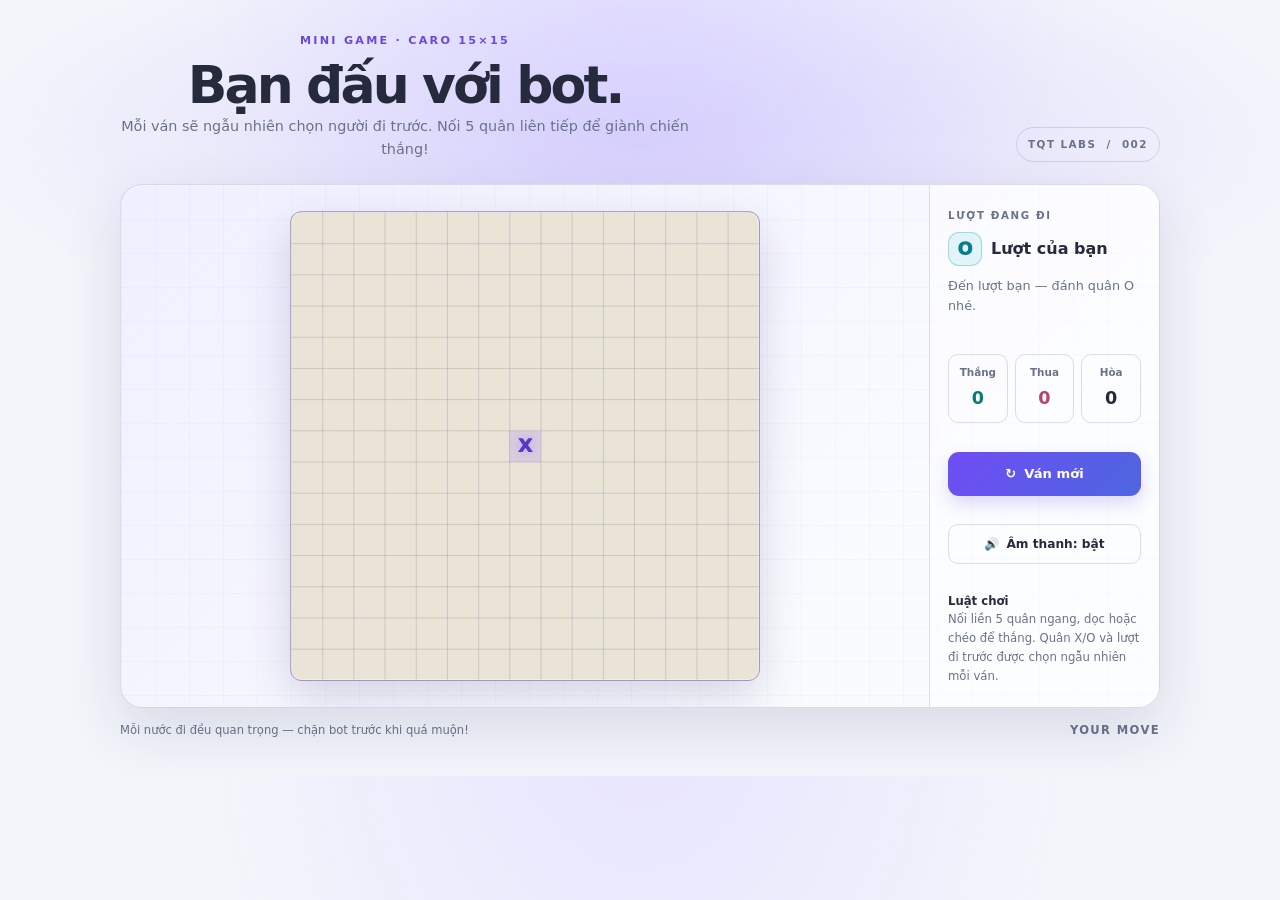
<file: SubPages/TruongQuangThai/minigame/minigame.html>
<!doctype html>
<html lang="vi">
<head>
    <meta charset="utf-8">
    <meta name="viewport" content="width=device-width, initial-scale=1">
    <meta name="theme-color" content="#f3f5fb">
    <title>CARO NEON — Đấu với bot</title>
    <link rel="stylesheet" href="../css/style.css">
    <style>
        body.minigame-embed { --game-ink: #252b3c; --game-muted: #68738b; --game-bg: #f3f5fb; --game-border: rgba(93, 92, 166, .2); overflow-x: hidden; background: radial-gradient(ellipse at 50% -10%, #e7e4ff, transparent 48%), var(--game-bg); color: var(--game-ink); font-family: var(--font); }
        html[data-theme="dark"] body.minigame-embed { --game-ink: #f4f4ff; --game-muted: #a6abc4; --game-bg: #090b18; --game-border: rgba(173, 185, 255, .16); background: var(--game-bg); color: var(--game-ink); }
        .pulse-section { position: relative; isolation: isolate; padding: 32px 0 36px !important; overflow: hidden; }
        .pulse-section::before { position: absolute; z-index: -1; inset: -90px -5% auto; height: 460px; background: radial-gradient(ellipse, rgba(99, 64, 255, .16), transparent 68%); content: ""; pointer-events: none; }
        .pulse-container { width: min(100% - 36px, 1040px) !important; }
        .pulse-heading { display: flex; align-items: end; justify-content: space-between; gap: 20px; margin-bottom: 22px !important; }
        .pulse-eyebrow { margin: 0 0 7px; color: #6c48d7; font-size: .7rem; font-weight: 850; letter-spacing: .2em; text-transform: uppercase; }
        html[data-theme="dark"] .pulse-eyebrow { color: #91ffe8; }
        .pulse-title { margin: 0 0 6px; color: var(--game-ink); font-size: clamp(1.7rem, 4vw, 2.7rem); font-weight: 850; letter-spacing: -.055em; line-height: 1.05; }
        .pulse-intro { max-width: 570px; margin: 0; color: var(--game-muted); font-size: .9rem; }
        .pulse-version { flex: 0 0 auto; padding: 8px 11px; border: 1px solid var(--game-border); border-radius: 999px; color: var(--game-muted); font-size: .65rem; font-weight: 800; letter-spacing: .14em; }
        .pulse-console { position: relative; display: grid; grid-template-columns: minmax(0, 1fr) 230px; min-height: 360px; overflow: hidden; border: 1px solid var(--game-border); border-radius: 22px; background: linear-gradient(135deg, #f0efff, #fafbff 72%); box-shadow: 0 22px 60px rgba(30, 34, 70, .12), inset 0 1px rgba(255, 255, 255, .7); }
        html[data-theme="dark"] .pulse-console { background: linear-gradient(135deg, rgba(21, 26, 51, .98), rgba(12, 15, 31, .98)); box-shadow: 0 22px 60px rgba(0, 0, 0, .24), inset 0 1px rgba(255, 255, 255, .05); }
        .pulse-console::before { position: absolute; inset: 0; background-image: linear-gradient(rgba(119, 124, 178, .045) 1px, transparent 1px), linear-gradient(90deg, rgba(119, 124, 178, .045) 1px, transparent 1px); background-size: 34px 34px; content: ""; pointer-events: none; }
        html[data-theme="dark"] .pulse-console::before { background-image: linear-gradient(rgba(141, 155, 218, .035) 1px, transparent 1px), linear-gradient(90deg, rgba(141, 155, 218, .035) 1px, transparent 1px); }
        .pulse-stage { position: relative; display: grid; min-width: 0; min-height: 360px; place-items: center; padding: clamp(12px, 3vw, 26px); }
        .pulse-board-wrap { position: relative; z-index: 1; width: min(100%, 470px); }
        .pulse-board { display: grid; width: 100%; aspect-ratio: 1; grid-template-columns: repeat(15, minmax(0, 1fr)); grid-template-rows: repeat(15, minmax(0, 1fr)); overflow: hidden; border: 1px solid rgba(103, 83, 188, .44); border-radius: 12px; background-color: #e9e4d6; background-image: linear-gradient(rgba(102, 91, 159, .23) 1px, transparent 1px), linear-gradient(90deg, rgba(102, 91, 159, .23) 1px, transparent 1px); background-size: calc(100% / 15) calc(100% / 15); box-shadow: 0 16px 45px rgba(57, 46, 105, .18), inset 0 0 0 1px rgba(255, 255, 255, .45); }
        .pulse-cell { position: relative; display: grid; min-width: 0; min-height: 0; place-items: center; padding: 0; border: 0; background: transparent; color: #303344; cursor: pointer; font: inherit; font-size: clamp(.55rem, 3vw, 1.15rem); font-weight: 950; line-height: 1; -webkit-tap-highlight-color: transparent; }
        .pulse-cell:focus-visible { z-index: 2; outline: 2px solid #754cff; outline-offset: -2px; }
        .pulse-cell:not(:disabled):hover { background: rgba(117, 76, 255, .15); }
        .pulse-cell[data-mark="X"] { color: #5838c8; text-shadow: 0 0 12px rgba(111, 73, 255, .35); }
        .pulse-cell[data-mark="O"] { color: #087c90; text-shadow: 0 0 12px rgba(36, 214, 225, .48); }
        .pulse-cell.is-winning { z-index: 1; border-radius: 4px; background: rgba(123, 255, 219, .6); box-shadow: 0 0 13px rgba(19, 204, 174, .56); }
        .pulse-cell.is-last { background-color: rgba(131, 103, 255, .16); }
        html[data-theme="dark"] .pulse-board { border-color: rgba(178, 157, 255, .45); background-color: #191a2b; background-image: linear-gradient(rgba(174, 165, 217, .22) 1px, transparent 1px), linear-gradient(90deg, rgba(174, 165, 217, .22) 1px, transparent 1px); box-shadow: 0 16px 45px rgba(0, 0, 0, .3), inset 0 0 0 1px rgba(255, 255, 255, .04); }
        html[data-theme="dark"] .pulse-cell { color: #f0f1ff; }
        html[data-theme="dark"] .pulse-cell[data-mark="X"] { color: #c1aaff; text-shadow: 0 0 12px rgba(157, 117, 255, .6); }
        html[data-theme="dark"] .pulse-cell[data-mark="O"] { color: #85fff0; text-shadow: 0 0 12px rgba(36, 214, 225, .64); }
        html[data-theme="dark"] .pulse-cell.is-winning { background: rgba(71, 255, 216, .24); }
        html[data-theme="dark"] .pulse-cell.is-last { background-color: rgba(131, 103, 255, .18); }
        .pulse-stats { position: relative; display: flex; flex-direction: column; justify-content: space-between; gap: 16px; padding: 22px 18px; border-left: 1px solid var(--game-border); background: rgba(255, 255, 255, .5); }
        html[data-theme="dark"] .pulse-stats { background: rgba(7, 9, 21, .4); }
        .pulse-stat-label { margin: 0 0 8px; color: var(--game-muted); font-size: .64rem; font-weight: 850; letter-spacing: .16em; text-transform: uppercase; }
        .pulse-turn { display: flex; align-items: center; gap: 9px; color: var(--game-ink); font-size: 1rem; font-weight: 850; }
        .pulse-mark { display: grid; width: 34px; height: 34px; place-items: center; border: 1px solid rgba(117, 76, 255, .32); border-radius: 11px; background: rgba(117, 76, 255, .1); color: #5838c8; font-size: 1.1rem; font-weight: 950; }
        html[data-theme="dark"] .pulse-mark { border-color: rgba(157, 117, 255, .4); background: rgba(117, 76, 255, .16); color: #c1aaff; }
        .pulse-mark[data-mark="O"] { border-color: rgba(22, 173, 189, .35); background: rgba(22, 173, 189, .1); color: #087c90; }
        html[data-theme="dark"] .pulse-mark[data-mark="O"] { border-color: rgba(36, 214, 225, .4); background: rgba(22, 173, 189, .16); color: #85fff0; }
        .pulse-status { min-height: 50px; margin: 10px 0 0; color: var(--game-muted); font-size: .8rem; line-height: 1.55; }
        .pulse-status[data-result="win"] { color: #087c70; font-weight: 750; }
        .pulse-status[data-result="loss"] { color: #b94468; font-weight: 750; }
        html[data-theme="dark"] .pulse-status[data-result="win"] { color: #79f4d9; }
        html[data-theme="dark"] .pulse-status[data-result="loss"] { color: #ff9bb0; }
        .pulse-records { display: grid; grid-template-columns: repeat(3, minmax(0, 1fr)); gap: 7px; }
        .pulse-record { display: grid; justify-items: center; gap: 3px; padding: 9px 5px; border: 1px solid var(--game-border); border-radius: 10px; color: var(--game-muted); font-size: .65rem; font-weight: 750; }
        .pulse-record strong { color: var(--game-ink); font-size: 1.1rem; font-variant-numeric: tabular-nums; }
        .pulse-record[data-result="win"] strong { color: #087c70; }
        .pulse-record[data-result="loss"] strong { color: #b94468; }
        html[data-theme="dark"] .pulse-record[data-result="win"] strong { color: #79f4d9; }
        html[data-theme="dark"] .pulse-record[data-result="loss"] strong { color: #ff9bb0; }
        .pulse-action { display: inline-flex; width: 100%; min-height: 44px; align-items: center; justify-content: center; gap: 8px; padding: 8px 14px; border: 1px solid rgba(117, 76, 255, .36); border-radius: 11px; background: linear-gradient(135deg, #704cf5, #4c67df); color: white; font: inherit; font-size: .82rem; font-weight: 800; cursor: pointer; box-shadow: 0 8px 18px rgba(96, 75, 211, .2); transition: transform .18s ease, box-shadow .18s ease; }
        .pulse-action:hover { transform: translateY(-1px); box-shadow: 0 11px 24px rgba(96, 75, 211, .28); }
        .pulse-action:focus-visible { outline: 3px solid #8e76ff; outline-offset: 3px; }
        .pulse-sound { display: inline-flex; width: 100%; min-height: 40px; align-items: center; justify-content: center; gap: 7px; padding: 7px 12px; border: 1px solid var(--game-border); border-radius: 10px; background: transparent; color: var(--game-ink); font: inherit; font-size: .76rem; font-weight: 750; cursor: pointer; }
        .pulse-sound:hover { background: rgba(117, 76, 255, .08); }
        .pulse-sound:focus-visible { outline: 3px solid #8e76ff; outline-offset: 3px; }
        .pulse-sound[aria-pressed="false"] { color: var(--game-muted); }
        .pulse-rule { margin: 0; color: var(--game-muted); font-size: .73rem; line-height: 1.6; }
        .pulse-rule strong { color: var(--game-ink); }
        .pulse-bottom { display: flex; flex-wrap: wrap; align-items: center; justify-content: space-between; gap: 10px; margin-top: 13px; color: var(--game-muted); font-size: .72rem; }
        .pulse-bottom span:last-child { font-weight: 800; letter-spacing: .12em; }
        @media (max-width: 620px) {
            .pulse-section { padding: 24px 0 28px !important; }
            .pulse-container { width: min(100% - 24px, 1040px) !important; }
            .pulse-heading { align-items: start; margin-bottom: 17px !important; }
            .pulse-version { display: none; }
            .pulse-console { grid-template-columns: 1fr; }
            .pulse-stage { min-height: auto; padding: 14px; }
            .pulse-board-wrap { width: min(100%, 430px); }
            .pulse-stats { display: grid; grid-template-columns: 1fr 1fr; align-items: center; gap: 10px 14px; padding: 15px 18px; border-top: 1px solid var(--game-border); border-left: 0; }
            .pulse-status { min-height: 40px; }
            .pulse-action { grid-column: 2; grid-row: 1 / span 2; }
            .pulse-rule { grid-column: 1 / -1; }
        }
        @media (prefers-reduced-motion: reduce) {
            .pulse-action { transition: none; }
        }
    </style>
</head>
<body class="minigame-embed">
    <main>
        <section class="section pulse-section" id="challenge">
            <div class="container pulse-container">
                <div class="section-heading pulse-heading">
                    <div>
                        <p class="pulse-eyebrow" data-i18n="eyebrow">MINI GAME · CARO 15×15</p>
                        <h2 class="pulse-title" data-i18n="title">Bạn đấu với bot.</h2>
                        <p class="pulse-intro" data-i18n="intro">Mỗi ván sẽ ngẫu nhiên chọn người đi trước. Nối 5 quân liên tiếp để giành chiến thắng!</p>
                    </div>
                    <span class="pulse-version" aria-hidden="true">TQT LABS&nbsp; / &nbsp;002</span>
                </div>
                <div class="pulse-console">
                    <div class="pulse-stage">
                        <div class="pulse-board-wrap">
                            <div class="pulse-board" id="caro-board" role="grid" aria-label="Bàn cờ caro 15 nhân 15"></div>
                        </div>
                    </div>
                    <aside class="pulse-stats">
                        <div>
                            <p class="pulse-stat-label" data-i18n="turnLabel">LƯỢT CỦA BẠN</p>
                            <div class="pulse-turn"><span class="pulse-mark" id="turn-mark" data-mark="X">X</span><span id="turn-text" data-i18n="youTurn">Lượt của bạn</span></div>
                            <p class="pulse-status" id="game-status" role="status" aria-live="polite">Ván mới sẽ chọn ngẫu nhiên người đi trước.</p>
                        </div>
                        <div class="pulse-records" role="group" aria-label="Thống kê thắng thua">
                            <div class="pulse-record" data-result="win"><span data-i18n="winsLabel">Thắng</span><strong id="wins-count">0</strong></div>
                            <div class="pulse-record" data-result="loss"><span data-i18n="lossesLabel">Thua</span><strong id="losses-count">0</strong></div>
                            <div class="pulse-record" data-result="draw"><span data-i18n="drawsLabel">Hòa</span><strong id="draws-count">0</strong></div>
                        </div>
                        <button class="pulse-action" id="restart-game" type="button"><span aria-hidden="true">↻</span><span data-i18n="restart">Ván mới</span></button>
                        <button class="pulse-sound" id="sound-toggle" type="button" aria-pressed="true" aria-label="Tắt âm thanh">
                            <span id="sound-icon" aria-hidden="true">🔊</span><span data-i18n="soundOn">Âm thanh: bật</span>
                        </button>
                        <p class="pulse-rule"><strong data-i18n="ruleTitle">Luật chơi</strong><br><span data-i18n="ruleCopy">Nối liền 5 quân theo hàng ngang, dọc hoặc chéo để thắng. Bạn là X, bot là O.</span></p>
                    </aside>
                </div>
                <div class="pulse-bottom"><span data-i18n="footerLeft">Mỗi nước đi đều quan trọng — chặn bot trước khi quá muộn!</span><span data-i18n="footerRight">YOUR MOVE</span></div>
            </div>
        </section>
    </main>
    <script src="../js/minigame.js"></script>
</body>
</html>
</file>
<file: css/hub.css>
:root {
      color-scheme: dark;
      --bg: #0d1010;
      --felt: #111b18;
      --felt-light: #17231e;
      --panel: rgba(18, 24, 22, .94);
      --paper: #f1eee4;
      --ink: #171714;
      --text: #f2f0e9;
      --muted: #a3aaa0;
      --line: rgba(229, 226, 207, .15);
      --gold: #d9b66c;
      --red: #a63f41;
      --green: #76947b;
      --page-width: 1280px;
      font-family: "Segoe UI", Arial, sans-serif;
      scroll-behavior: smooth;
    }
    * { box-sizing: border-box; }
    body {
      min-width: 320px;
      min-height: 100vh;
      margin: 0;
      overflow-x: hidden;
      background:
        radial-gradient(ellipse at 50% 30%, rgba(45, 73, 57, .23), transparent 46%),
        radial-gradient(ellipse at 50% 120%, rgba(134, 46, 40, .12), transparent 47%),
        var(--bg);
      color: var(--text);
    }
    body::before {
      position: fixed;
      z-index: -1;
      inset: 0;
      background-image: radial-gradient(rgba(234,225,195,.45) .65px, transparent .65px);
      background-size: 31px 31px;
      opacity: .11;
      pointer-events: none;
      content: "";
    }
    button, a { font: inherit; -webkit-tap-highlight-color: transparent; }
    a { color: inherit; text-decoration: none; }
    ::selection { background: rgba(217,182,108,.35); }
    :focus-visible { outline: 2px solid var(--gold); outline-offset: 4px; }
    .skip-link {
      position: fixed;
      z-index: 1000;
      top: 10px;
      left: 10px;
      padding: 9px 14px;
      transform: translateY(-150%);
      border-radius: 6px;
      background: var(--paper);
      color: var(--ink);
    }
    .skip-link:focus { transform: translateY(0); }
    .shell { width: min(var(--page-width), calc(100% - 52px)); margin: 0 auto; }
    .masthead {
      display: flex;
      min-height: 78px;
      align-items: center;
      justify-content: space-between;
      border-bottom: 1px solid var(--line);
    }
    .brand { display: flex; align-items: center; gap: 11px; }
    .brand-mark {
      display: grid;
      width: 35px;
      height: 35px;
      place-items: center;
      border: 1px solid rgba(217,182,108,.55);
      border-radius: 50%;
      color: var(--gold);
      font-family: Georgia, serif;
      font-size: 17px;
    }
    .brand-name { font-family: Georgia, "Times New Roman", serif; font-size: 15px; letter-spacing: .15em; }
    .brand-caption { display: block; margin-top: 2px; color: var(--muted); font-size: 8px; letter-spacing: .19em; }
    .table-status { display: flex; align-items: center; gap: 9px; color: var(--muted); font-size: 9px; letter-spacing: .1em; }
    .status-dot { width: 6px; height: 6px; border-radius: 50%; background: #85ad82; box-shadow: 0 0 12px rgba(133,173,130,.75); }
    main { padding: 47px 0 28px; }
    .intro { text-align: center; }
    .intro-kicker { margin: 0 0 9px; color: var(--gold); font-size: 9px; font-weight: 700; letter-spacing: .24em; }
    .intro h1 { margin: 0; font-family: Georgia, "Times New Roman", serif; font-size: clamp(35px, 5.1vw, 58px); font-weight: 400; letter-spacing: .045em; line-height: 1.13; }
    .intro h1 span { color: var(--gold); }
    .intro-copy { margin: 12px auto 0; color: var(--muted); font-size: 11px; letter-spacing: .025em; }
    .table-rule { display: flex; align-items: center; gap: 13px; width: min(420px, 80%); margin: 24px auto 0; color: var(--gold); font-size: 10px; }
    .table-rule::before, .table-rule::after { height: 1px; flex: 1; background: linear-gradient(90deg, transparent, rgba(217,182,108,.5)); content: ""; }
    .table-rule::after { transform: rotate(180deg); }
    .table-stage {
      position: relative;
      min-height: 450px;
      margin-top: 5px;
      overflow: visible;
      border: 1px solid rgba(217,182,108,.22);
      border-radius: 22px;
      background:
        radial-gradient(ellipse at 50% 47%, rgba(42,72,53,.53), rgba(20,35,28,.72) 49%, rgba(13,20,17,.91) 78%),
        var(--felt);
      box-shadow: inset 0 0 80px rgba(0,0,0,.27), 0 22px 70px rgba(0,0,0,.22);
    }
    .table-stage::before, .table-stage::after {
      position: absolute;
      inset: 17px;
      border: 1px solid rgba(217,182,108,.12);
      border-radius: 16px;
      pointer-events: none;
      content: "";
    }
    .table-stage::after { inset: 26px; border-color: rgba(217,182,108,.055); }
    .table-etching {
      position: absolute;
      top: 50%;
      left: 50%;
      width: 48%;
      aspect-ratio: 1;
      border: 1px solid rgba(217,182,108,.045);
      border-radius: 50%;
      transform: translate(-50%, -50%);
      pointer-events: none;
    }
    .table-etching::before, .table-etching::after {
      position: absolute;
      inset: 12%;
      border: 1px solid rgba(217,182,108,.04);
      border-radius: 50%;
      content: "";
    }
    .table-etching::after { inset: 28%; }
    .arc-caption {
      position: absolute;
      z-index: 1;
      top: 27px;
      right: 40px;
      left: 40px;
      display: flex;
      justify-content: space-between;
      color: rgba(219,211,184,.47);
      font-size: 8px;
      letter-spacing: .16em;
      pointer-events: none;
    }
    .card-arc {
      position: absolute;
      inset: 0 auto 0 50%;
      width: min(92%, 1040px);
      transform: translateX(-50%);
      z-index: 2;
    }
    .playing-card {
      position: absolute;
      top: var(--card-top, 34%);
      left: var(--card-center, 50%);
      display: block;
      width: clamp(104px, 11vw, 137px);
      height: clamp(169px, 18vw, 215px);
      padding: 0;
      perspective: 900px;
      transform: translateX(-50%) rotate(var(--card-rotate, 0deg));
      transform-origin: 50% 88%;
      border: 0;
      border-radius: 8px;
      background: transparent;
      box-shadow: 0 13px 23px rgba(0,0,0,.34);
      cursor: pointer;
      transition: transform .38s cubic-bezier(.2,.8,.2,1), filter .3s ease, opacity .3s ease;
    }
    .playing-card:nth-child(1) { --card-center: 9%; --card-top: 34%; --card-rotate: -14deg; --deal-delay: 0s; }
    .playing-card:nth-child(2) { --card-center: 29%; --card-top: 18%; --card-rotate: -7deg; --deal-delay: .12s; }
    .playing-card:nth-child(3) { --card-center: 50%; --card-top: 13%; --card-rotate: 0deg; --deal-delay: .24s; }
    .playing-card:nth-child(4) { --card-center: 71%; --card-top: 18%; --card-rotate: 7deg; --deal-delay: .36s; }
    .playing-card:nth-child(5) { --card-center: 91%; --card-top: 34%; --card-rotate: 14deg; --deal-delay: .48s; }
    .card-arc.is-shuffling .playing-card { pointer-events: none; }
    .card-arc.is-dealing .playing-card {
      animation: deal-in .62s cubic-bezier(.2,.8,.2,1) both;
      animation-delay: var(--deal-delay);
    }
    @keyframes deal-in {
      from { top: 24%; left: 50%; opacity: .9; transform: translate(-50%, -8px) rotate(0deg) scale(.95); }
      to { top: var(--card-top); left: var(--card-center); opacity: 1; transform: translateX(-50%) rotate(var(--card-rotate)); }
    }
    .playing-card:hover, .playing-card:focus-visible {
      z-index: 8;
      transform: translate(-50%, -18px) rotate(0deg) scale(1.055);
      filter: brightness(1.05);
    }
    .card-flipper {
      position: relative;
      display: block;
      width: 100%;
      height: 100%;
      transform-style: preserve-3d;
      transition: transform .62s cubic-bezier(.2,.7,.2,1);
    }
    .playing-card:hover .card-flipper,
    .playing-card:focus-visible .card-flipper,
    .playing-card.is-face-up .card-flipper {
      transform: rotateY(180deg);
    }
    .card-back, .card-face {
      position: absolute;
      inset: 0;
      display: block;
      width: 100%;
      height: 100%;
      overflow: hidden;
      border: 1px solid rgba(255,255,255,.72);
      border-radius: 8px;
      backface-visibility: hidden;
      -webkit-backface-visibility: hidden;
    }
    .card-back {
      background: #7d1822 url("../images/card-back.png") center / 100% 100% no-repeat;
      box-shadow: 0 0 0 3px rgba(255,255,255,.42) inset, 0 0 0 4px rgba(22,25,21,.09) inset;
    }
    .card-face { transform: rotateY(180deg); }
    .playing-card.is-spinning .card-flipper {
      animation: selected-card-spin .95s cubic-bezier(.2,.75,.25,1) both;
    }
    @keyframes selected-card-spin {
      0% { transform: rotateY(180deg) rotateX(0deg) rotateZ(0deg); }
      42% { transform: rotateY(900deg) rotateX(13deg) rotateZ(-8deg); }
      72% { transform: rotateY(1110deg) rotateX(-7deg) rotateZ(4deg); }
      100% { transform: rotateY(1260deg) rotateX(0deg) rotateZ(0deg); }
    }
    .playing-card.is-selected {
      z-index: 9;
      transform: translate(-50%, -35px) rotate(0deg) scale(1.09);
      filter: drop-shadow(0 0 18px rgba(217,182,108,.52));
    }
    .card-face {
      display: flex;
      flex-direction: column;
      align-items: center;
      padding: 10px 9px 9px;
      background:
        linear-gradient(135deg, rgba(255,255,255,.72), transparent 24%),
        var(--paper);
      color: var(--ink);
      box-shadow: inset 0 0 0 3px rgba(255,255,255,.42), inset 0 0 0 4px rgba(22,25,21,.09);
      text-align: center;
    }
    .card-corner {
      position: absolute;
      top: 7px;
      left: 8px;
      display: grid;
      justify-items: center;
      font-family: Georgia, serif;
      font-size: 16px;
      font-weight: 700;
      line-height: .88;
    }
    .card-corner small { margin-top: 3px; font-size: 12px; }
    .card-corner-bottom { top: auto; right: 8px; bottom: 7px; left: auto; transform: rotate(180deg); }
    .card-face.is-red { color: #a53e42; }
    .card-face.is-black { color: #272b28; }
    .card-portrait {
      display: grid;
      width: 71%;
      aspect-ratio: 1;
      flex: 0 0 auto;
      align-content: center;
      justify-items: center;
      margin: 22px 0 7px;
      overflow: hidden;
      border: 1px solid rgba(33,36,30,.14);
      border-radius: 4px;
      background: linear-gradient(145deg, #d6d3c8, #aeb6aa);
      color: #3d493f;
    }
    .card-portrait img { width: 100%; height: 100%; object-fit: cover; }
    .portrait-initial { font-family: Georgia, serif; font-size: 35px; font-weight: 700; }
    .card-name { max-width: 100%; margin: 0 0 3px; color: #252720; font-size: clamp(9px, .85vw, 11px); font-weight: 750; line-height: 1.3; }
    .card-role { margin: 0; color: #77766d; font-size: 7px; line-height: 1.3; }
    .card-face.is-joker {
      isolation: isolate;
      border-color: rgba(255,255,255,.8);
      background:
        repeating-linear-gradient(45deg, transparent 0 11px, rgba(150,62,67,.035) 11px 12px),
        radial-gradient(circle at 50% 40%, rgba(236,208,151,.25), transparent 41%),
        linear-gradient(150deg, #f2eee4, #e0d8c7);
      box-shadow: inset 0 0 0 3px rgba(255,255,255,.5), inset 0 0 0 4px rgba(154,54,57,.3), 0 0 23px rgba(217,182,108,.13);
      color: #963e43;
    }
    .card-face.is-joker::before {
      position: absolute;
      z-index: -1;
      inset: 10px;
      border: 1px solid rgba(150,62,67,.24);
      border-radius: 48% / 12%;
      pointer-events: none;
      content: "";
    }
    .joker-corner {
      position: absolute;
      z-index: 1;
      top: 7px;
      left: 8px;
      display: grid;
      justify-items: center;
      color: #963e43;
      font-family: Georgia, serif;
      font-size: 16px;
      font-weight: 700;
      line-height: .88;
    }
    .joker-corner small { margin-top: 3px; font-family: Arial, sans-serif; font-size: 10px; }
    .joker-corner-bottom { top: auto; right: 8px; bottom: 7px; left: auto; transform: rotate(180deg); }
    .joker-emblem {
      position: relative;
      display: grid;
      width: 72px;
      height: 72px;
      aspect-ratio: 1;
      flex: 0 0 auto;
      place-items: center;
      margin: 20px 0 11px;
      overflow: hidden;
      border: 1px solid rgba(150,62,67,.45);
      border-radius: 5px;
      background: conic-gradient(from 20deg, #d9b66c, #a3484d, #677f68, #d9b66c);
      box-shadow: 0 0 0 5px rgba(150,62,67,.08), 0 0 20px rgba(150,62,67,.16);
      color: #f4ede0;
      font-family: Georgia, serif;
      font-size: 35px;
      font-weight: 700;
      transition: transform .3s ease, box-shadow .3s ease;
    }
    .joker-emblem img {
      position: absolute;
      inset: 0;
      width: 100%;
      height: 100%;
      border-radius: 3px;
      object-fit: cover;
      transition: filter .25s ease;
    }
    .playing-card[data-member-id="gia-an"]:hover .joker-emblem {
      animation: pedro-pulse .75s ease-in-out infinite alternate;
    }
    @keyframes pedro-pulse {
      from { transform: scale(1); box-shadow: 0 0 0 5px rgba(150,62,67,.08), 0 0 20px rgba(150,62,67,.16); }
      to { transform: scale(1.1); box-shadow: 0 0 0 8px rgba(217,182,108,.19), 0 0 28px rgba(217,76,69,.5); }
    }
    .joker-emblem.is-exploding img { animation: pedro-burst .58s ease-in forwards; }
    .joker-emblem.is-exploding::after {
      position: absolute;
      z-index: 2;
      inset: -25%;
      border-radius: 50%;
      background: radial-gradient(circle, rgba(255,249,214,.96) 0 12%, rgba(255,174,92,.8) 22%, rgba(220,62,65,.48) 42%, transparent 72%);
      content: "";
      pointer-events: none;
      animation: supernova-flash .58s ease-out forwards;
    }
    .joker-flourish { margin: -5px 0 5px; color: #a3484d; font-size: 8px; letter-spacing: .28em; }
    @keyframes pedro-burst {
      0%, 24% { transform: scale(1); opacity: 1; filter: brightness(1); }
      100% { transform: scale(1.8); opacity: 0; filter: brightness(2.2); }
    }
    @keyframes supernova-flash {
      0% { transform: scale(.15); opacity: 0; }
      24% { transform: scale(.65); opacity: 1; }
      100% { transform: scale(1.65); opacity: 0; }
    }
    .joker-name { margin-bottom: auto; color: #252720; font-family: Georgia, serif; font-size: 12px; font-weight: 700; letter-spacing: .04em; }
    .joker-crown { position: absolute; top: 7px; left: 50%; color: var(--gold); font-size: 11px; transform: translateX(-50%); }
    .selected-member {
      position: absolute;
      z-index: 3;
      top: 42px;
      left: 50%;
      display: grid;
      width: min(570px, calc(100% - 40px));
      grid-template-columns: minmax(0, 1fr);
      justify-items: center;
      gap: 8px;
      margin: 0;
      padding: 12px 22px 16px;
      transform: translateX(-50%);
      border: 1px solid rgba(217,182,108,.34);
      border-radius: 14px;
      background: linear-gradient(145deg, rgba(22,32,26,.97), rgba(17,22,20,.97));
      box-shadow: 0 16px 45px rgba(0,0,0,.27), inset 0 0 30px rgba(217,182,108,.035);
      animation: fade-panel-in .25s ease both;
    }
    .selected-member[hidden] { display: none; }
    .selected-member.is-leaving { animation: fade-panel-out .2s ease both; }
    @keyframes fade-panel-in { from { opacity: 0; } to { opacity: 1; } }
    @keyframes fade-panel-out { from { opacity: 1; } to { opacity: 0; } }
    .featured-card-slot { display: grid; width: 100%; min-height: 170px; place-items: center; perspective: 800px; }
    .featured-card-slot .playing-card {
      position: relative;
      top: auto;
      left: auto;
      width: 116px;
      height: 181px;
      justify-self: center;
      transform: rotate(0deg);
      animation: featured-fade-in .25s ease both;
    }
    .featured-card-slot .card-name { font-size: 10px; }
    .featured-card-slot .joker-emblem { width: 58px; height: 58px; margin-top: 18px; font-size: 29px; }
    @keyframes featured-fade-in { from { opacity: 0; } to { opacity: 1; } }
    .member-copy { min-width: 0; text-align: center; }
    .member-kicker { margin: 0 0 5px; color: var(--gold); font-size: 8px; font-weight: 750; letter-spacing: .16em; }
    .member-copy h2 { margin: 0; font-family: Georgia, serif; font-size: clamp(20px, 2vw, 26px); font-weight: 400; line-height: 1.2; }
    .member-role { margin: 6px 0 9px; color: #c8b991; font-size: 9px; }
    .member-description { max-width: 460px; margin: 0 auto; color: #c0c4bb; font-size: 10px; line-height: 1.7; }
    .member-tags { display: flex; flex-wrap: wrap; justify-content: center; gap: 5px; margin-top: 10px; }
    .member-tags span { padding: 3px 7px; border: 1px solid rgba(217,182,108,.23); border-radius: 999px; color: #d3c9ad; font-size: 8px; }
    .member-actions { display: flex; flex-wrap: wrap; justify-content: center; gap: 7px; margin-top: 12px; }
    .action-button {
      display: inline-flex;
      min-height: 31px;
      align-items: center;
      justify-content: center;
      gap: 7px;
      padding: 6px 10px;
      border: 1px solid rgba(217,182,108,.45);
      border-radius: 6px;
      background: transparent;
      color: #eee8d8;
      cursor: pointer;
      font-size: 9px;
      transition: background .2s ease, color .2s ease, transform .2s ease;
    }
    .action-button:hover { transform: translateY(-1px); background: rgba(217,182,108,.1); }
    .action-button.primary { background: var(--gold); color: #191a16; font-weight: 750; }
    .action-button.primary:hover { background: #e9cb88; }
    .reshuffle-button {
      position: absolute;
      z-index: 12;
      bottom: 12px;
      left: 50%;
      display: inline-flex;
      min-height: 34px;
      gap: 7px;
      transform: translateX(-50%);
      padding: 7px 15px;
    }
    .reshuffle-button:hover { transform: translate(-50%, -1px); }
    .reshuffle-button[hidden] { display: none; }
    .reshuffle-button:disabled { cursor: wait; opacity: .76; }
    .empty-detail {
      position: absolute;
      right: 29px;
      bottom: 26px;
      z-index: 1;
      width: min(300px, 34%);
      padding: 16px 18px;
      border-left: 1px solid rgba(217,182,108,.44);
      color: rgba(223,220,203,.72);
      font-size: 10px;
      line-height: 1.7;
      transition: opacity .2s ease;
    }
    @media (min-width: 1001px) {
      .empty-detail {
        right: auto;
        bottom: 14px;
        left: 20px;
        width: min(300px, 28%);
        padding: 0;
        border: 0;
        text-align: left;
      }
    }
    .empty-detail strong { display: block; margin-bottom: 4px; color: var(--gold); font-family: Georgia, serif; font-size: 15px; font-weight: 400; }
    .table-stage.has-selection .empty-detail,
    .table-stage.has-selection .reshuffle-button { opacity: 0; pointer-events: none; }
    .table-stage.has-selection { min-height: 660px; }
    .table-stage.has-selection .card-arc {
      inset: auto 0 27px;
      width: auto;
      display: flex;
      height: 174px;
      align-items: center;
      justify-content: center;
      gap: clamp(12px, 3vw, 38px);
      transform: none;
    }
    .table-stage.has-selection .playing-card {
      position: relative;
      top: auto;
      left: auto;
      display: block;
      width: clamp(86px, 9vw, 108px);
      height: clamp(140px, 15vw, 170px);
      flex: 0 1 108px;
      transform: rotate(0deg);
    }
    .table-stage.has-selection .playing-card:not(.is-selected):hover,
    .table-stage.has-selection .playing-card:not(.is-selected):focus-visible {
      z-index: 10;
      transform: translateY(-14px) scale(1.13);
      filter: brightness(1.08) drop-shadow(0 0 12px rgba(217,182,108,.65));
    }
    .table-stage.has-selection .playing-card:not(.is-selected):hover .card-face,
    .table-stage.has-selection .playing-card:not(.is-selected):focus-visible .card-face {
      border-color: rgba(217,182,108,.9);
      box-shadow: inset 0 0 0 3px rgba(255,255,255,.42), inset 0 0 0 5px rgba(217,182,108,.38);
    }
    .table-instruction { display: flex; justify-content: center; gap: 7px; margin: 17px 0 0; color: var(--muted); font-size: 9px; text-align: center; }
    .table-instruction span { color: var(--gold); }
    .footer { display: flex; justify-content: space-between; gap: 15px; padding: 30px 0 23px; color: #777e76; font-size: 8px; letter-spacing: .05em; }

    .experience-notice {
      position: fixed;
      inset: 50% auto auto 50%;
      width: min(440px, calc(100% - 32px));
      margin: 0;
      padding: 34px 32px 30px;
      transform: translate(-50%, -50%);
      border: 1px solid rgba(217,182,108,.5);
      border-radius: 16px;
      background:
        radial-gradient(ellipse at 50% 0, rgba(42,72,53,.42), transparent 70%),
        linear-gradient(145deg, #18211c, #111614);
      color: var(--text);
      text-align: center;
      box-shadow: 0 24px 90px rgba(0,0,0,.65), inset 0 0 30px rgba(217,182,108,.04);
    }
    .experience-notice[open] { animation: fade-panel-in .25s ease both; }
    .experience-notice::backdrop { background: rgba(0,0,0,.78); backdrop-filter: blur(4px); }
    .experience-mark { display: grid; width: 44px; height: 44px; place-items: center; margin: 0 auto 15px; border: 1px solid rgba(217,182,108,.55); border-radius: 50%; color: var(--gold); font-size: 19px; }
    .experience-kicker { margin: 0 0 8px; color: var(--gold); font-size: 8px; font-weight: 750; letter-spacing: .18em; }
    .experience-notice h2 { margin: 0; font-family: Georgia, serif; font-size: clamp(22px, 5vw, 29px); font-weight: 400; letter-spacing: 0; line-height: 1.2; }
    .experience-notice > p:not(.experience-kicker) { margin: 12px 0 20px; color: #c0c4bb; font-size: 12px; line-height: 1.75; }
    .experience-dismiss { min-height: 38px; padding: 9px 16px; font-size: 11px; }

    .profile-preview {
      position: fixed;
      z-index: 1000;
      inset: 0;
      width: 100%;
      max-width: none;
      height: 100%;
      max-height: none;
      margin: 0;
      padding: 0;
      overflow: hidden;
      border: 0;
      background: #101010;
      color: var(--text);
      opacity: 0;
    }
    .profile-preview[open] { display: grid; grid-template-rows: 58px minmax(0, 1fr) 54px; animation: preview-zoom .48s cubic-bezier(.2,.8,.2,1) both; }
    .profile-preview::backdrop { background: rgba(0,0,0,.92); }
    @keyframes preview-zoom { from { opacity: 0; transform: scale(.86); border-radius: 30px; } to { opacity: 1; transform: scale(1); border-radius: 0; } }
    .preview-header, .preview-footer { position: relative; z-index: 2; display: flex; align-items: center; justify-content: space-between; gap: 14px; padding: 0 18px; background: rgba(13,16,15,.94); }
    .preview-heading { display: flex; align-items: baseline; gap: 9px; min-width: 0; }
    .preview-heading strong { overflow: hidden; font-family: Georgia, serif; font-size: 14px; font-weight: 400; text-overflow: ellipsis; white-space: nowrap; }
    .preview-heading span { color: var(--gold); font-size: 8px; letter-spacing: .12em; }
    .preview-close {
      display: grid;
      width: 42px;
      height: 42px;
      flex: 0 0 auto;
      place-items: center;
      border: 2px solid var(--gold);
      border-radius: 50%;
      background: var(--gold);
      color: #191a16;
      cursor: pointer;
      font-size: 28px;
      font-weight: 700;
      line-height: 1;
      box-shadow: 0 0 0 3px rgba(217,182,108,.2);
      transition: background .2s ease, color .2s ease, transform .2s ease, box-shadow .2s ease;
    }
    .preview-close:hover { transform: scale(1.08); background: #f0d18c; box-shadow: 0 0 0 5px rgba(217,182,108,.25); }
    .preview-close:focus-visible { outline: 3px solid #fff; outline-offset: 3px; }
    .preview-frame { width: 100%; height: 100%; border: 0; background: #fff; }
    .preview-footer { justify-content: flex-end; border-top: 1px solid var(--line); }
    .preview-hint { margin-right: auto; color: var(--muted); font-size: 9px; }
    .profile-preview.is-leaving { animation: preview-exit .45s ease-in both; }
    @keyframes preview-exit { to { opacity: 0; transform: scale(1.08); filter: blur(6px); } }
    .visually-hidden { position: absolute; width: 1px; height: 1px; padding: 0; overflow: hidden; clip: rect(0,0,0,0); white-space: nowrap; border: 0; }
    @media (max-width: 1000px) {
      .shell { width: min(var(--page-width), calc(100% - 34px)); }
      .table-stage { min-height: 640px; }
      .playing-card { width: clamp(102px, 15vw, 132px); height: clamp(166px, 24vw, 207px); }
      .playing-card:nth-child(1) { --card-center: 14%; --card-top: 24%; }
      .playing-card:nth-child(2) { --card-center: 32%; --card-top: 15%; }
      .playing-card:nth-child(3) { --card-center: 50%; --card-top: 11%; }
      .playing-card:nth-child(4) { --card-center: 68%; --card-top: 15%; }
      .playing-card:nth-child(5) { --card-center: 86%; --card-top: 24%; }
      .table-stage.has-selection { min-height: 700px; }
      .selected-member { top: 38px; right: auto; bottom: auto; left: 50%; width: min(570px, calc(100% - 34px)); grid-template-columns: minmax(0, 1fr); min-height: 0; transform: translateX(-50%); }
      .table-stage.has-selection .card-arc { bottom: 24px; height: 160px; gap: clamp(9px, 2vw, 22px); }
      .table-stage.has-selection .playing-card { width: clamp(78px, 11vw, 103px); height: clamp(127px, 18vw, 164px); flex-basis: 103px; }
      .empty-detail { right: 50%; bottom: 34px; width: min(400px, 80%); transform: translateX(50%); text-align: center; border-left: 0; border-top: 1px solid rgba(217,182,108,.44); }
    }
    @media (max-width: 620px) {
      .shell { width: calc(100% - 24px); }
      .masthead { min-height: 65px; }
      .brand-name { font-size: 13px; }
      .table-status { font-size: 8px; }
      main { padding-top: 33px; }
      .intro h1 { font-size: clamp(34px, 10vw, 47px); }
      .intro-copy { max-width: 310px; line-height: 1.6; }
      .table-stage { min-height: 603px; margin-right: -2px; margin-left: -2px; border-radius: 15px; }
      .table-stage.has-selection { min-height: 550px; }
      .table-stage::before { inset: 9px; border-radius: 10px; }
      .table-stage::after { inset: 14px; }
      .arc-caption { top: 19px; right: 22px; left: 22px; font-size: 7px; }
      .card-arc { inset: 18px 0 auto; width: auto; height: 340px; overflow: hidden; transform: none; }
      .playing-card { width: clamp(84px, 23vw, 112px); height: clamp(137px, 38vw, 180px); }
      .playing-card:nth-child(1) { --card-center: 22%; --card-top: 44%; --card-rotate: -16deg; }
      .playing-card:nth-child(2) { --card-center: 36%; --card-top: 20%; --card-rotate: -8deg; }
      .playing-card:nth-child(3) { --card-center: 50%; --card-top: 10%; --card-rotate: 0deg; }
      .playing-card:nth-child(4) { --card-center: 64%; --card-top: 20%; --card-rotate: 8deg; }
      .playing-card:nth-child(5) { --card-center: 78%; --card-top: 44%; --card-rotate: 16deg; }
      .card-face { padding: 7px 5px; border-radius: 6px; }
      .playing-card { border-radius: 6px; }
      .card-corner { top: 5px; left: 5px; font-size: 12px; }
      .card-corner small { font-size: 9px; }
      .joker-corner { top: 5px; left: 5px; font-size: 12px; }
      .joker-corner small { font-size: 9px; }
      .card-corner-bottom { top: auto; right: 5px; bottom: 5px; left: auto; }
      .card-name { font-size: 8px; }
      .card-role { font-size: 6px; }
      .portrait-initial { font-size: 25px; }
      .card-portrait { margin-top: 16px; }
      .joker-emblem { width: 53px; height: 53px; margin: 18px 0 9px; font-size: 27px; }
      .joker-name { font-size: 9px; }
      .joker-label { font-size: 6px; }
      .table-stage.has-selection .card-arc { right: 11px; bottom: 15px; left: 11px; height: 139px; gap: clamp(3px, 1.6vw, 8px); }
      .table-stage.has-selection .playing-card { width: clamp(66px, 18vw, 84px); height: clamp(108px, 29vw, 137px); flex: 0 1 84px; }
      .selected-member { top: 32px; right: auto; bottom: auto; left: 50%; width: calc(100% - 30px); gap: 6px; padding: 9px 12px 13px; transform: translateX(-50%); }
      .featured-card-slot { min-height: 152px; }
      .featured-card-slot .playing-card { width: 91px; height: 145px; }
      .featured-card-slot .card-name { font-size: 9px; }
      .featured-card-slot .card-role { font-size: 7px; }
      .featured-card-slot .joker-emblem { width: 49px; height: 49px; margin-top: 16px; font-size: 25px; }
      .member-copy h2 { font-size: 18px; }
      .member-description { font-size: 9px; line-height: 1.55; }
      .member-role { font-size: 8px; }
      .member-tags { margin-top: 7px; }
      .member-tags span { font-size: 7px; }
      .member-actions { gap: 5px; margin-top: 8px; }
      .action-button { min-height: 29px; padding: 5px 7px; font-size: 8px; }
      .empty-detail { bottom: 50px; }
      .footer { flex-direction: column; padding-top: 22px; }
      .preview-header { padding: 0 11px; }
      .preview-heading { gap: 5px; }
      .preview-heading span { font-size: 7px; }
      .preview-footer { gap: 7px; padding: 0 10px; }
      .preview-hint { font-size: 8px; }
    }
    @media (prefers-reduced-motion: reduce) {
      *, *::before, *::after { scroll-behavior: auto !important; animation-duration: .01ms !important; animation-iteration-count: 1 !important; transition-duration: .01ms !important; }
    }
    @media (orientation: landscape) and (max-height: 600px) {
      .masthead { min-height: 56px; }
      main { padding: 15px 0 16px; }
      .intro-kicker { margin-bottom: 4px; }
      .intro h1 { font-size: clamp(30px, 5vw, 40px); }
      .intro-copy { margin-top: 4px; }
      .table-rule { margin-top: 10px; }
      .table-stage { min-height: 360px; }
      .table-stage.has-selection { min-height: 540px; }
      .selected-member {
        top: 14px;
        width: min(570px, calc(100% - 28px));
        grid-template-columns: minmax(0, 1fr);
        justify-items: center;
        gap: 8px;
        padding: 12px;
      }
      .featured-card-slot { min-height: 0; }
      .featured-card-slot .playing-card { width: 78px; height: 126px; }
      .member-copy { text-align: center; }
      .member-description { margin: 0 auto; }
      .member-tags, .member-actions { justify-content: center; }
      .table-stage.has-selection .card-arc { bottom: 14px; height: 128px; gap: 9px; }
      .table-stage.has-selection .playing-card { width: 72px; height: 117px; flex-basis: 72px; }
    }
</file>
<file: css/portfolio.css>
:root {
  color-scheme: light;
  --journey: 0;
  --art-progress: 1;
  --music-progress: 0;
  --hero-progress: 0;
  --brush-draw: .45;
  --paper: color-mix(in srgb, #f8f3eb calc((1 - var(--journey)) * 100%), #111318);
  --paper-soft: color-mix(in srgb, #efe9df calc((1 - var(--journey)) * 100%), #191b21);
  --ink: color-mix(in srgb, #24202b calc((1 - var(--journey)) * 100%), #eff0f2);
  --muted: color-mix(in srgb, #706b75 calc((1 - var(--journey)) * 100%), #9ca1aa);
  --line: color-mix(in srgb, #25202b 17%, transparent);
  --accent: #baf36a;
  --accent-dark: #7256a5;
  --header-bg: color-mix(in srgb, #f9f3eb 84%, transparent);
  --mono: "DM Mono", monospace;
  --display: "Space Grotesk", sans-serif;
}
* { box-sizing: border-box; }
html { overflow-x: clip; scroll-behavior: smooth; scroll-padding-top: 85px; }
body { margin: 0; background: var(--paper); color: var(--ink); font-family: "DM Sans", sans-serif; transition: background-color .7s ease, color .7s ease; }
body.menu-open { overflow: hidden; }
button, input, textarea { font: inherit; }
button, a { -webkit-tap-highlight-color: transparent; }
a { color: inherit; text-decoration: none; }
button { color: inherit; }
::selection { background: #baf36a; color: #141519; }
.skip-link { position: fixed; z-index: 99; top: 8px; left: 8px; padding: 10px 14px; transform: translateY(-160%); background: #111318; color: #fff; }
.skip-link:focus { transform: translateY(0); }
.site-header { position: sticky; z-index: 20; top: 0; display: flex; height: 74px; align-items: center; justify-content: space-between; padding: 0 clamp(22px, 7.5vw, 118px); border-bottom: 1px solid var(--line); background: var(--header-bg); backdrop-filter: blur(16px); }
.site-brand { display: inline-flex; align-items: center; gap: 10px; font-family: var(--display); font-size: .79rem; font-weight: 700; letter-spacing: .12em; }
.brand-symbol { display: grid; width: 30px; height: 30px; place-items: center; border: 1px solid currentColor; border-radius: 50%; color: var(--accent-dark); font-size: 1rem; }
.brand-dot { color: #8dbb45; }
.primary-nav { display: flex; align-items: center; gap: clamp(17px, 2.8vw, 42px); }
.primary-nav > a { position: relative; color: var(--muted); font-size: .76rem; transition: color .2s ease; }
.primary-nav > a::after { position: absolute; right: 0; bottom: -7px; left: 0; height: 1px; transform: scaleX(0); transform-origin: left; background: currentColor; content: ""; transition: transform .2s ease; }
.primary-nav > a:hover { color: var(--ink); }
.primary-nav > a:hover::after { transform: scaleX(1); }
.nav-tools { display: flex; gap: 7px; margin-left: 4px; }
.nav-close { display: none; }
.tool-button { display: grid; min-width: 35px; height: 35px; padding: 0 7px; place-items: center; border: 1px solid var(--line); border-radius: 50px; background: transparent; cursor: pointer; transition: background .2s ease, border-color .2s ease, transform .2s ease; }
.tool-button:hover { transform: translateY(-2px); border-color: var(--accent-dark); background: var(--paper-soft); }
.language-toggle { font-family: var(--mono); font-size: .65rem; }
.theme-icon { font-size: 1.05rem; }
.menu-toggle { display: none; }
.hero { position: relative; display: flex; min-height: min(775px, calc(100svh - 74px)); align-items: center; overflow: hidden; padding: 80px clamp(22px, 11vw, 176px) 96px; background: #e9c9d6; color: #24202b; transition: background .9s ease; }
.hero::before { display: none; }
.hero::after { position: absolute; right: 3%; bottom: -27%; width: 56%; height: 83%; transform: rotate(-17deg); border: 1px solid rgba(89,61,106,.3); border-radius: 48%; content: ""; pointer-events: none; }
.hero-paint { position: absolute; z-index: 0; pointer-events: none; }
.paint-one { top: 8%; right: 8%; width: 46%; height: 83%; transform: rotate(7deg); background: #f2a28f; clip-path: polygon(18% 0, 77% 3%, 100% 24%, 87% 45%, 98% 73%, 73% 100%, 39% 87%, 7% 97%, 0 61%, 13% 38%, 0 16%); }
.paint-two { top: 19%; right: 35%; width: 24%; height: 50%; transform: rotate(-11deg); background: #8d78ba; clip-path: polygon(23% 0, 85% 13%, 100% 43%, 78% 63%, 92% 93%, 35% 100%, 0 72%, 15% 46%, 0 21%); }
.paint-three { right: 3%; bottom: -9%; width: 43%; height: 33%; transform: rotate(-8deg); background: #e3b959; clip-path: polygon(0 34%, 24% 14%, 50% 25%, 75% 0, 100% 30%, 89% 78%, 61% 100%, 39% 81%, 13% 100%); }
.hero-paint::before, .hero-paint::after { position: absolute; display: block; border: 2px solid rgba(58,41,67,.48); border-radius: 50%; content: ""; }
.paint-one::before { top: 15%; left: 7%; width: 76%; height: 20%; transform: rotate(-17deg); border-right-color: transparent; border-bottom-color: transparent; }
.paint-one::after { right: 9%; bottom: 12%; width: 42%; height: 23%; transform: rotate(23deg); border-left-color: transparent; border-top-color: transparent; }
.paint-two::before { top: -15%; left: 20%; width: 24%; height: 125%; transform: rotate(19deg); border-color: rgba(255,235,194,.72); border-right-color: transparent; }
.paint-two::after { display: none; }
.paint-three::before { top: -13%; left: 15%; width: 77%; height: 40%; transform: rotate(-6deg); border-color: rgba(99,57,79,.45); border-bottom-color: transparent; }
.paint-three::after { display: none; }
.hero-paint { opacity: calc(1 - var(--hero-progress)); }
.paint-drawing { position: absolute; z-index: 0; inset: 0; width: 100%; height: 100%; opacity: calc(1 - var(--hero-progress)); pointer-events: none; }
.paint-drawing path { fill: none; stroke: #f9f0dc; stroke-linecap: round; stroke-width: 5; stroke-dasharray: 1000; stroke-dashoffset: calc(1000 * (1 - var(--brush-draw))); }
.paint-drawing path:nth-child(2) { stroke: #45344f; stroke-width: 8; }
.paint-drawing path:nth-child(3) { stroke: #fff3c9; stroke-width: 3; }
.paint-palette { position: absolute; z-index: 1; top: 8%; right: 3%; display: flex; align-items: center; gap: 7px; padding: 8px 10px; transform: rotate(4deg); border: 1px solid rgba(47,37,55,.35); background: rgba(255,244,221,.78); box-shadow: 4px 5px 0 rgba(68,49,72,.12); opacity: calc(1 - var(--hero-progress)); }
.paint-palette i { width: 13px; height: 13px; border: 1px solid rgba(32,27,35,.18); border-radius: 50%; }
.paint-palette i:nth-child(1) { background: #e8867c; }
.paint-palette i:nth-child(2) { background: #806bb1; }
.paint-palette i:nth-child(3) { background: #e2b959; }
.paint-palette i:nth-child(4) { background: #9ebd72; }
.paint-palette span { padding-left: 4px; color: #3c3440; font-family: var(--mono); font-size: .48rem; letter-spacing: .08em; }
.paint-brush { position: absolute; z-index: 1; top: 27%; right: 23%; width: 19px; height: 137px; transform: translateY(var(--brush-travel, 0px)) rotate(42deg); transform-origin: center; opacity: calc(1 - var(--hero-progress)); }
.paint-brush span { position: absolute; top: 0; left: 6px; width: 8px; height: 106px; border: 1px solid rgba(39,30,44,.4); border-radius: 5px 5px 2px 2px; background: linear-gradient(90deg, #614d76, #bc7890 48%, #6b5179); }
.paint-brush i { position: absolute; bottom: 0; left: 2px; width: 16px; height: 35px; border-radius: 40% 40% 55% 55%; background: #f0dfc0; clip-path: polygon(20% 0, 80% 0, 100% 100%, 0 100%); }
.journey-decor { position: fixed; z-index: 4; inset: 0; overflow: hidden; pointer-events: none; }
.art-edge-scene, .music-edge-scene { position: absolute; inset: 0; transition: opacity .65s ease; }
.matrix-rain-canvas { position: absolute; z-index: 0; inset: 0; display: block; width: 100%; height: 100%; opacity: var(--matrix-progress, 0); pointer-events: none; transition: opacity .3s ease; }
.art-edge-scene { opacity: var(--art-progress); }
.edge-splatter { position: absolute; top: 0; bottom: 0; width: clamp(75px, 11vw, 155px); }
.splatter-left { left: 0; }
.splatter-right { right: 0; transform: scaleX(-1); }
.edge-splatter i { position: absolute; display: block; width: var(--splat-size, 18px); height: var(--splat-size, 18px); border-radius: 53% 47% 65% 35%; background: var(--splat-color, #e8867c); opacity: 0; animation: splat-pop var(--splat-speed, 6s) ease-in-out infinite; }
.edge-splatter i:nth-child(1) { top: 12%; left: 9%; --splat-size: 30px; --splat-color: #e8867c; }
.edge-splatter i:nth-child(2) { top: 25%; left: 48%; --splat-size: 11px; --splat-color: #806bb1; --splat-speed: 4.8s; }
.edge-splatter i:nth-child(3) { top: 43%; left: 21%; --splat-size: 22px; --splat-color: #e2b959; --splat-speed: 5.3s; }
.edge-splatter i:nth-child(4) { top: 63%; left: 61%; --splat-size: 14px; --splat-color: #9ebd72; --splat-speed: 4.4s; }
.edge-splatter i:nth-child(5) { top: 78%; left: 13%; --splat-size: 34px; --splat-color: #806bb1; --splat-speed: 6.7s; }
.edge-splatter i:nth-child(6) { top: 91%; left: 53%; --splat-size: 9px; --splat-color: #e8867c; --splat-speed: 3.9s; }
.edge-brush { position: absolute; top: 30%; width: 24px; height: 165px; transform-origin: 50% 90%; animation: brush-paint 5s ease-in-out infinite; }
.edge-brush-left { left: 34px; transform: rotate(38deg); }
.edge-brush-right { right: 36px; top: 58%; transform: rotate(-42deg); animation-delay: -2.5s; }
.edge-brush span { position: absolute; top: 0; left: 8px; width: 9px; height: 133px; border: 1px solid rgba(47,37,55,.52); border-radius: 5px; background: linear-gradient(90deg, #51405f, #c07a89 50%, #51405f); }
.edge-brush i { position: absolute; bottom: 0; left: 3px; width: 19px; height: 42px; border-radius: 50% 50% 45% 45%; background: #f5e8ce; clip-path: polygon(18% 0, 82% 0, 100% 100%, 0 100%); }
.edge-paint-strokes { position: absolute; inset: 0; width: 100%; height: 100%; }
.edge-paint-strokes path { fill: none; stroke: #bd6a81; stroke-linecap: round; stroke-width: 13; stroke-dasharray: 270; stroke-dashoffset: 270; animation: edge-stroke 5s ease-in-out infinite; }
.edge-paint-strokes path:nth-child(2) { stroke: #8070a4; animation-delay: -1.7s; }
.edge-paint-strokes path:nth-child(3) { stroke: #d3a345; stroke-width: 8; animation-delay: -3.2s; }
.music-edge-scene { clip-path: inset(0 0 var(--music-clip-bottom, 100vh)); opacity: var(--music-progress); }
.music-rail { position: absolute; top: 0; bottom: 0; width: clamp(68px, 8.5vw, 120px); overflow: hidden; }
.music-rail-left { left: 0; }
.music-rail-right { right: 0; }
.music-note-stream { position: absolute; inset: 0; }
.music-note { position: absolute; top: 100%; left: var(--note-left, 24%); color: var(--note-color, #806bb1); font-family: Georgia, "Noto Music", serif; font-size: var(--note-size, clamp(1.7rem, 2.4vw, 2.6rem)); line-height: 1; opacity: 0; text-shadow: 0 1px 0 rgba(255,255,255,.55); white-space: nowrap; animation: notation-fly-up var(--note-duration, 16s) linear both; }
.music-note.fall-down { animation-name: notation-fly-down; }
.digital-pen { position: absolute; top: 33%; width: 13px; height: 144px; transform: rotate(32deg); animation: pen-drift 7s ease-in-out infinite; }
.digital-pen-left { left: 10%; }
.digital-pen-right { top: 56%; right: 9%; transform: rotate(-34deg); animation-delay: -3.5s; }
.digital-pen i { position: absolute; top: 0; left: 3px; width: 7px; height: 116px; border-radius: 6px; background: linear-gradient(90deg, #515967, #c3ced4 48%, #687887); }
.digital-pen span { position: absolute; bottom: 0; left: 1px; width: 11px; height: 30px; background: #596c7a; clip-path: polygon(0 0, 100% 0, 50% 100%); }
.digital-pen b { position: absolute; top: 9px; left: 4px; width: 5px; height: 7px; border-radius: 50%; background: #baf36a; }
.hero-inner { position: relative; z-index: 1; display: grid; width: 100%; max-width: 1110px; grid-template-columns: 1.04fr .96fr; align-items: center; gap: 7vw; margin: auto; }
.hero-copy { max-width: 590px; }
.eyebrow, .micro-label, .section-kicker, .availability, .scroll-cue, .project-meta, .project-number, .medal-caption, .skill-index, .skill-level, .timeline-year { font-family: var(--mono); font-size: .64rem; letter-spacing: .12em; }
.eyebrow { display: flex; align-items: center; gap: 9px; margin: 0 0 28px; }
.eyebrow-star { color: #8a65bd; font-size: 1.2rem; }
h1, h2, h3, p { margin-top: 0; }
h1, h2, h3 { font-family: var(--display); }
h1 { margin-bottom: 20px; font-size: clamp(4.2rem, 8.5vw, 8rem); letter-spacing: -.085em; line-height: .86; }
h1 em { color: #7256a5; font-style: normal; }
.hero-role { margin-bottom: 15px; font-size: .91rem; font-weight: 700; }
.hero-intro { max-width: 420px; margin-bottom: 27px; color: #534b5c; font-size: .98rem; line-height: 1.8; }
.hero-actions { display: flex; align-items: center; gap: 24px; flex-wrap: wrap; }
.button { display: inline-flex; min-height: 48px; align-items: center; justify-content: space-between; gap: 24px; padding: 0 17px; border: 0; font-size: .77rem; font-weight: 700; cursor: pointer; transition: transform .2s ease, box-shadow .2s ease, background .2s ease; }
.button:hover { transform: translateY(-3px); box-shadow: 4px 5px 0 rgba(26,22,32,.18); }
.button-ink { background: #24202b; color: #fff; }
.availability { display: inline-flex; align-items: center; gap: 8px; color: #57515f; font-size: .57rem; }
.availability i, .project-status i, .terminal-dot { width: 7px; height: 7px; border-radius: 50%; background: #75a94a; box-shadow: 0 0 9px rgba(117,169,74,.45); }
.portrait-composition { position: relative; width: min(100%, 410px); justify-self: center; padding: 23px; transform: rotate(2deg); }
.portrait-frame { position: relative; aspect-ratio: .83; overflow: hidden; border: 1px solid rgba(57,44,74,.28); background: linear-gradient(145deg, #dce39c, #e2a99c 52%, #9a84bd); box-shadow: 15px 19px 0 rgba(102,77,128,.18); }
.portrait-image { position: absolute; width: 100%; height: 100%; object-fit: cover; }
.portrait-placeholder { position: absolute; inset: 0; display: flex; flex-direction: column; align-items: center; justify-content: center; gap: 10px; background: radial-gradient(ellipse at 52% 42%, rgba(255,240,201,.72), transparent 40%), linear-gradient(145deg, #dce39c, #e2a99c 52%, #9a84bd); color: rgba(57,44,74,.72); }
.portrait-frame.has-image .portrait-placeholder, .medal-image-wrap.has-image .medal-placeholder { display: none; }
.portrait-placeholder span { font-family: var(--display); font-size: 6rem; font-weight: 700; letter-spacing: -.12em; }
.portrait-placeholder small { font-family: var(--mono); font-size: .57rem; letter-spacing: .14em; }
.portrait-image:not([src]), .portrait-image[src=""] { display: none; }
.portrait-note { position: absolute; z-index: 2; padding: 7px 10px; background: #f9f0d7; color: #393044; font-family: var(--mono); font-size: .61rem; }
.note-one { right: -22px; bottom: 69px; transform: rotate(-7deg); }
.note-two { top: 9px; left: 4px; transform: rotate(-8deg); background: #24202b; color: #d7ed9f; }
.portrait-scribble { position: absolute; top: -21px; right: 5px; color: #7154a3; font-size: 3rem; animation: spin 14s linear infinite; }
.scroll-cue { position: absolute; z-index: 1; right: clamp(22px, 11vw, 176px); bottom: 28px; display: flex; align-items: center; gap: 14px; font-size: .57rem; }
.scroll-cue i { display: grid; width: 27px; height: 27px; place-items: center; border: 1px solid rgba(36,32,43,.4); border-radius: 50%; font-size: 1rem; font-style: normal; animation: nudge 1.6s ease-in-out infinite; }
.section-wrap { padding: 108px clamp(22px, 11vw, 176px); background: var(--paper); transition: background-color .7s ease; }
.section-kicker { display: flex; align-items: center; gap: 12px; margin-bottom: 51px; color: var(--muted); }
.section-kicker span:first-child { color: var(--accent-dark); }
.section-title { margin-bottom: 0; font-size: clamp(2.7rem, 5.2vw, 5.3rem); letter-spacing: -.075em; line-height: .99; }
.about-grid { display: grid; grid-template-columns: 1.02fr .98fr; gap: 9vw; align-items: start; }
.about-copy { padding-top: 6px; }
.about-copy > p { max-width: 540px; margin-bottom: 29px; color: var(--muted); font-size: .96rem; line-height: 1.9; }
.goal-card { display: flex; gap: 17px; padding: 18px; border: 1px solid var(--line); background: var(--paper-soft); }
.goal-icon { color: #8ebc50; font-size: 1.3rem; }
.micro-label { display: block; margin-bottom: 11px; color: var(--muted); font-size: .6rem; }
.goal-card p { margin: 0; font-family: var(--display); font-size: 1rem; line-height: 1.5; }
.values-row { display: flex; align-items: center; gap: 13px; flex-wrap: wrap; margin-top: 68px; padding-top: 20px; border-top: 1px solid var(--line); }
.values-row > span { margin-right: auto; color: var(--muted); font-family: var(--mono); font-size: .58rem; letter-spacing: .1em; }
.values-row b { padding: 9px 13px; border: 1px solid var(--line); border-radius: 30px; font-size: .71rem; font-weight: 500; }
.journey-section { background: var(--paper-soft); }
.journey-heading, .awards-heading, .projects-heading { display: flex; align-items: end; justify-content: space-between; gap: 40px; margin-bottom: 48px; }
.journey-heading > p, .awards-heading > p, .projects-heading > p { max-width: 310px; margin: 0 0 5px; color: var(--muted); font-size: .84rem; line-height: 1.7; }
.timeline { position: relative; display: grid; grid-template-columns: repeat(9, minmax(0, 1fr)); gap: 0; padding-top: 27px; }
.timeline::before { position: absolute; top: 34px; right: 0; left: 0; height: 1px; background: var(--line); content: ""; }
.timeline-item { position: relative; display: flex; min-height: 123px; flex-direction: column; padding: 0 12px 0 0; }
.timeline-year { position: relative; z-index: 1; display: block; width: max-content; margin-bottom: 22px; padding-right: 9px; background: var(--paper-soft); color: var(--accent-dark); font-size: .65rem; }
.timeline-dot { position: absolute; top: 2px; left: 0; width: 9px; height: 9px; border: 2px solid #8ebc50; border-radius: 50%; background: var(--paper-soft); }
.timeline-item p { max-width: 130px; margin: 0; color: var(--muted); font-size: .69rem; line-height: 1.55; }
.timeline-current .timeline-dot { background: #8ebc50; box-shadow: 0 0 13px rgba(142,188,80,.5); }
.timeline-current p { color: var(--ink); }
.skills-section { background: var(--paper); }
.skills-grid { display: grid; grid-template-columns: .8fr 1.2fr; gap: 9vw; }
.skills-lede { max-width: 250px; margin: 18px 0 0; color: var(--muted); font-size: .88rem; line-height: 1.7; }
.skill-row { display: grid; grid-template-columns: 36px minmax(120px,1fr) 55px; align-items: center; gap: 9px; padding: 16px 0; border-bottom: 1px solid var(--line); }
.skill-index, .skill-level { color: var(--muted); font-size: .57rem; }
.skill-name { font-family: var(--display); font-size: 1rem; font-weight: 600; }
.skill-level { justify-self: end; text-align: right; }
.skill-track { grid-column: 2 / 4; height: 3px; margin-top: 1px; background: var(--line); }
.skill-track i { display: block; width: var(--level); height: 100%; transform-origin: left; background: #91bb59; animation: grow-line 1.1s ease-out both; }
.interests { display: grid; grid-template-columns: repeat(3, 1fr); gap: 28px; margin-top: 66px; padding-top: 25px; border-top: 1px solid var(--line); }
.interests p { max-width: 330px; margin: 0; color: var(--muted); font-size: .76rem; line-height: 1.8; }
.awards-section { background: var(--paper-soft); }
.medal-grid { display: grid; grid-template-columns: repeat(2, 1fr); gap: 18px; }
.medal-card { padding: 12px; border: 1px solid var(--line); background: var(--paper); }
.medal-image-wrap { position: relative; display: grid; min-height: 230px; place-items: center; overflow: hidden; background: linear-gradient(145deg, rgba(174,151,117,.18), rgba(174,151,117,.05)); }
.medal-image-wrap img { position: absolute; width: 100%; height: 100%; object-fit: cover; }
.medal-placeholder { font-size: 4rem; filter: drop-shadow(0 8px 14px rgba(0,0,0,.2)); }
.medal-caption { display: flex; justify-content: space-between; gap: 12px; padding: 16px 4px 5px; color: var(--muted); font-size: .55rem; }
.medal-caption b { color: var(--ink); font-size: .6rem; font-weight: 500; }
.projects-section { background: var(--paper); }
.projects-heading { align-items: end; }
.project-grid { display: grid; grid-template-columns: repeat(2, minmax(0,1fr)); gap: 20px; }
.project-card { border: 1px solid var(--line); background: var(--paper-soft); transition: transform .25s ease, border-color .25s ease; }
.project-card:hover { transform: translateY(-6px); border-color: rgba(142,188,80,.7); }
.project-visual { position: relative; display: grid; min-height: 270px; place-items: center; overflow: hidden; }
.project-visual > img { position: absolute; z-index: 2; width: 100%; height: 100%; object-fit: cover; }
.project-visual.has-image .visual-fallback, .project-visual.has-image .checkers-preview { display: none; }
.project-visual > img { transition: transform .6s ease, filter .6s ease; }
.project-card:hover .project-visual > img { transform: scale(1.045); filter: saturate(1.1); }
.osu-visual { background: radial-gradient(circle at center, #f3aad1, #9d7dd0 58%, #514473); color: #fff; }
.visual-fallback { display: grid; width: 190px; height: 190px; place-items: center; border: 1px solid rgba(255,255,255,.45); border-radius: 50%; box-shadow: 0 0 0 14px rgba(255,255,255,.08), 0 0 0 30px rgba(255,255,255,.05); }
.osu-orbit { position: absolute; font-size: 9rem; opacity: .2; }
.osu-title { z-index: 1; font-family: var(--display); font-size: 3.2rem; font-weight: 700; letter-spacing: -.09em; }
.osu-title small { display: block; margin-top: -13px; font-size: 1.4rem; letter-spacing: .16em; text-align: center; }
.visual-fallback > i { position: absolute; color: rgba(255,255,255,.8); font-size: 1.1rem; font-style: normal; }
.visual-fallback > i:nth-of-type(1) { top: 20%; right: 20%; }
.visual-fallback > i:nth-of-type(2) { bottom: 18%; left: 20%; }
.visual-fallback > i:nth-of-type(3) { right: 10%; bottom: 30%; }
.project-number { position: absolute; z-index: 3; top: 15px; left: 15px; padding: 7px 9px; background: rgba(20,19,25,.75); color: #fff; font-size: .54rem; }
.checkers-visual { background: #d7caad; }
.checkers-preview { display: grid; width: 190px; aspect-ratio: 1; grid-template-columns: repeat(4,1fr); transform: rotate(-6deg); box-shadow: 12px 16px 0 rgba(42,35,28,.15); }
.checkers-preview span { background: #36322f; }
.checkers-preview span:nth-child(2n) { background: #e8dfcb; }
.checkers-preview span:nth-child(5n+1), .checkers-preview span:nth-child(5n+4) { position: relative; }
.checkers-preview span:nth-child(-n+4)::after, .checkers-preview span:nth-child(n+13)::after { position: absolute; inset: 18%; border: 2px solid #e7bd72; border-radius: 50%; background: #a64c46; content: ""; }
.project-info { padding: 22px; }
.project-meta { display: flex; align-items: center; justify-content: space-between; gap: 9px; color: var(--muted); font-size: .53rem; }
.project-status { display: inline-flex; align-items: center; gap: 6px; }
.project-status i { background: #d39a55; }
.status-live i { background: #83b84f; }
.project-info h3 { margin: 18px 0 9px; font-size: 1.55rem; letter-spacing: -.05em; }
.project-info > p { min-height: 68px; margin-bottom: 17px; color: var(--muted); font-size: .78rem; line-height: 1.7; }
.tech-tags { display: flex; gap: 7px; flex-wrap: wrap; }
.tech-tags span { padding: 6px 9px; border: 1px solid var(--line); color: var(--muted); font-family: var(--mono); font-size: .56rem; }
.project-link { display: flex; justify-content: space-between; margin-top: 20px; padding-top: 13px; border-top: 1px solid var(--line); font-size: .72rem; font-weight: 600; }
.project-link span:last-child { color: #90b95b; transition: transform .2s ease; }
.project-link:hover span:last-child { transform: translate(3px,-2px); }
.asset-credit { margin: 14px 0 -7px; color: var(--muted); font-size: .59rem; line-height: 1.6; }
.asset-credit a { text-decoration: underline; text-decoration-color: rgba(142,188,80,.65); text-underline-offset: 2px; }
.asset-credit a:hover { color: var(--ink); }
.game-section { position: relative; isolation: isolate; overflow: hidden; background: #15171c; color: #f1f0ee; }
.game-section > :not(.matrix-rain-canvas) { position: relative; z-index: 1; }
.game-heading { display: flex; align-items: end; justify-content: space-between; gap: 40px; margin-bottom: 35px; }
.game-heading .micro-label { color: #a0a5ae; }
.terminal-dot { display: inline-block; margin-right: 8px; background: #8ebe59; }
.game-heading h2 { margin: 0; font-size: clamp(2.8rem, 5vw, 5rem); letter-spacing: -.075em; }
.game-heading > p { max-width: 350px; margin: 0 0 6px; color: #a0a5ae; font-size: .81rem; line-height: 1.75; }
.game-shell { max-width: 930px; margin: auto; border: 1px solid #34383f; background: #1b1e24; box-shadow: 0 25px 70px rgba(0,0,0,.2); }
.game-topbar { display: flex; min-height: 51px; align-items: center; gap: 18px; padding: 0 17px; border-bottom: 1px solid #34383f; }
.game-title { margin-right: auto; color: #b1b5bc; font-family: var(--mono); font-size: .6rem; letter-spacing: .12em; }
.game-turn { color: #c3c6cd; font-family: var(--mono); font-size: .64rem; }
.reset-game { border: 0; background: transparent; color: #a9d57a; font-family: var(--mono); font-size: .62rem; cursor: pointer; }
.game-layout { display: grid; grid-template-columns: minmax(280px, 1fr) 230px; gap: 36px; align-items: center; padding: 30px clamp(18px, 5vw, 52px); }
.board-frame { width: min(100%, 480px); margin: auto; padding: 9px; border: 1px solid #454951; background: #24272e; }
.checkers-board { display: grid; width: 100%; aspect-ratio: 1; grid-template-columns: repeat(8,1fr); }
.square { position: relative; display: grid; aspect-ratio: 1; place-items: center; border: 0; padding: 0; }
.square.light { background: #dfd6c6; }
.square.dark { background: #625448; cursor: pointer; }
.square.dark:hover { background: #766550; }
.square.selected { box-shadow: inset 0 0 0 4px #b8ed6d; }
.square.legal::after { position: absolute; width: 28%; aspect-ratio: 1; border-radius: 50%; background: rgba(186,243,106,.72); content: ""; }
.square.capture::after { width: 74%; border: 3px solid #e5bf74; background: transparent; }
.piece { position: relative; z-index: 1; display: grid; width: 74%; aspect-ratio: 1; place-items: center; border: 3px solid rgba(255,255,255,.17); border-radius: 50%; box-shadow: inset 0 -5px 0 rgba(0,0,0,.19), 0 3px 4px rgba(0,0,0,.3); transition: transform .16s ease; }
.square.dark:hover .piece { transform: translateY(-2px); }
.piece.red { background: radial-gradient(circle at 35% 27%, #ea9c84, #a94940 70%); }
.piece.black { background: radial-gradient(circle at 35% 27%, #77808c, #323842 70%); }
.piece.king::after { color: #f4d781; content: "♛"; font-size: clamp(.7rem, 2.4vw, 1.2rem); }
.game-aside { align-self: stretch; padding: 16px 0; }
.game-aside-label { margin-bottom: 18px; color: #b4d87e; font-family: var(--mono); font-size: .62rem; letter-spacing: .12em; }
.game-aside ol { margin: 0 0 28px; padding-left: 22px; color: #b2b5bc; font-size: .72rem; line-height: 2; }
.game-aside li { padding-left: 4px; }
.score-box { display: grid; grid-template-columns: 1fr auto; gap: 9px; padding: 14px; border: 1px solid #373b43; color: #a9aeb7; font-family: var(--mono); font-size: .6rem; }
.score-box b { color: #f0eee8; text-align: right; }
.game-footnote { margin: 15px 0 0; color: #818790; font-size: .64rem; line-height: 1.6; }
.contact-section { background: var(--paper-soft); }
.contact-grid { display: grid; grid-template-columns: 1fr .85fr; gap: 10vw; }
.contact-grid > div > p { max-width: 345px; margin: 20px 0 0; color: var(--muted); font-size: .82rem; line-height: 1.7; }
.contact-form { display: grid; grid-template-columns: 1fr; }
.contact-form label { margin: 0 0 7px; font-family: var(--mono); font-size: .65rem; }
.contact-form input, .contact-form textarea { width: 100%; margin-bottom: 20px; padding: 12px 0; border: 0; border-bottom: 1px solid var(--line); border-radius: 0; outline: 0; background: transparent; color: var(--ink); font-size: .78rem; resize: vertical; }
.contact-form input:focus, .contact-form textarea:focus { border-bottom-color: #8ebc50; box-shadow: 0 1px 0 #8ebc50; }
.contact-form input::placeholder, .contact-form textarea::placeholder { color: #96919a; }
.form-feedback { min-height: 18px; margin: -4px 0 10px; color: #a64c46; font-size: .71rem; line-height: 1.5; }
.form-feedback.success { color: #649240; }
.button-lime { width: max-content; min-width: 175px; background: #baf36a; color: #17191c; }
.site-footer { display: grid; min-height: 100px; grid-template-columns: 1fr 1fr 1fr; align-items: center; gap: 20px; padding: 20px clamp(22px, 7.5vw, 118px); border-top: 1px solid var(--line); background: var(--paper); color: var(--muted); font-size: .68rem; }
.site-footer > span { text-align: center; }
.site-footer > a:nth-of-type(2) { justify-self: end; }
.site-footer small { grid-column: 1 / -1; color: var(--muted); font-family: var(--mono); font-size: .52rem; letter-spacing: .1em; text-align: center; }
.welcome-overlay { position: fixed; z-index: 50; inset: 0; display: grid; padding: 20px; place-items: center; background: rgba(12,13,16,.76); backdrop-filter: blur(8px); }
.welcome-overlay[hidden] { display: none; }
.welcome-card { position: relative; width: min(100%, 510px); max-height: min(90svh, 760px); overflow: auto; padding: clamp(25px, 5vw, 42px); border: 1px solid #3c4148; background: #1a1d22; color: #f1f0ee; box-shadow: 0 25px 90px rgba(0,0,0,.4); }
.welcome-card h2 { max-width: 390px; margin: 0 0 10px; font-size: 2rem; letter-spacing: -.06em; line-height: 1.05; }
.welcome-card > p:not(.micro-label) { margin-bottom: 16px; color: #afb3bc; font-size: .8rem; }
.welcome-card .micro-label { color: #aab0b9; }
.modal-close { position: absolute; top: 14px; right: 16px; width: 35px; height: 35px; border: 1px solid #3b4148; border-radius: 50%; background: transparent; color: #e9e9e6; font-size: 1.35rem; cursor: pointer; }
.feature-list { display: grid; gap: 9px; margin: 0 0 22px; padding: 0; list-style: none; }
.feature-list li { position: relative; padding-left: 21px; color: #d0d1d2; font-size: .73rem; line-height: 1.5; }
.feature-list li::before { position: absolute; left: 0; color: #baf36a; content: "✓"; }
.modal-accept { min-width: 195px; }
body.dark-mode { color-scheme: dark; --paper: #111318; --paper-soft: #191b21; --ink: #eff0f2; --muted: #9ca1aa; --line: rgba(255,255,255,.13); --accent-dark: #b6df79; --header-bg: rgba(17,19,24,.86); }
body.dark-mode .hero { background: #25232d; color: #f0eff0; }
body.dark-mode .hero::after { border-color: rgba(228,222,239,.23); }
body.dark-mode .paint-one { background: #bd5f68; }
body.dark-mode .paint-two { background: #66518f; }
body.dark-mode .paint-three { background: #b58435; }
body.dark-mode .paint-drawing path:nth-child(2) { stroke: #e5c27b; }
body.dark-mode .paint-palette { border-color: rgba(238,226,202,.4); background: rgba(39,35,43,.9); }
body.dark-mode .paint-palette span { color: #efe7d8; }
body.dark-mode .paint-brush span { border-color: rgba(238,226,202,.4); }
body.dark-mode .hero-paint::before, body.dark-mode .hero-paint::after { border-color: rgba(244,231,213,.62); }
body.dark-mode .paint-one::before { border-right-color: transparent; border-bottom-color: transparent; }
body.dark-mode .paint-one::after { border-left-color: transparent; border-top-color: transparent; }
body.dark-mode .paint-two::before { border-right-color: transparent; }
body.dark-mode .paint-three::before { border-bottom-color: transparent; }
body.dark-mode .hero-intro, body.dark-mode .availability { color: #c1bdc8; }
body.dark-mode .hero h1 em { color: #d0b4ff; }
body.dark-mode .button-ink { background: #baf36a; color: #17191c; }
body.dark-mode .portrait-placeholder { background: radial-gradient(ellipse at 52% 42%, rgba(255,240,201,.5), transparent 40%), linear-gradient(145deg, #8b9567, #a26768 52%, #554675); }
body.dark-mode .note-one { background: #34313a; color: #f2e5bc; }
body.dark-mode .note-two { background: #c3ed85; color: #17191c; }
body.dark-mode .project-visual.osu-visual { background: radial-gradient(circle at center, #9b5881, #61528b 58%, #332c4b); }
body.dark-mode .music-note { text-shadow: 0 0 14px rgba(186,243,106,.22); }
@keyframes splat-pop {
  0%, 12%, 100% { opacity: 0; transform: scale(.2) rotate(-35deg); }
  28%, 72% { opacity: .8; transform: scale(1) rotate(15deg); }
  88% { opacity: .45; transform: scale(.78) rotate(40deg); }
}
@keyframes brush-paint {
  0%, 100% { translate: 0 12px; rotate: -10deg; }
  50% { translate: 17px -16px; rotate: 13deg; }
}
@keyframes edge-stroke {
  0%, 5% { stroke-dashoffset: 270; opacity: .2; }
  40%, 68% { stroke-dashoffset: 0; opacity: .78; }
  100% { stroke-dashoffset: -270; opacity: 0; }
}
@keyframes notation-fly-up {
  0% { transform: translate(0, 18vh) rotate(-12deg); opacity: 0; }
  10% { opacity: .78; }
  82% { opacity: .72; }
  100% { transform: translate(var(--note-drift), -120vh) rotate(12deg); opacity: 0; }
}
@keyframes notation-fly-down {
  0% { transform: translate(0, -120vh) rotate(12deg); opacity: 0; }
  10% { opacity: .78; }
  82% { opacity: .72; }
  100% { transform: translate(var(--note-drift), 18vh) rotate(-12deg); opacity: 0; }
}
@keyframes pen-drift {
  0%, 100% { translate: 0 12px; rotate: -4deg; }
  50% { translate: 10px -15px; rotate: 6deg; }
}
@keyframes spin { to { transform: rotate(360deg); } }
@keyframes nudge { 50% { transform: translateY(4px); } }
@keyframes grow-line { from { transform: scaleX(0); } to { transform: scaleX(1); } }
.reveal { opacity: 0; transform: translateY(16px); transition: opacity .65s ease, transform .65s ease; }
.reveal.visible { opacity: 1; transform: translateY(0); }
@media (max-width: 850px) {
  .site-header { padding-right: 25px; padding-left: 25px; }
  .primary-nav { gap: 16px; }
  .primary-nav > a { font-size: .69rem; }
  .hero { padding-right: 7vw; padding-left: 7vw; }
  .hero-inner { gap: 4vw; }
  .portrait-composition { max-width: 340px; }
  .section-wrap { padding-right: 7vw; padding-left: 7vw; }
  .timeline { grid-template-columns: repeat(5,1fr); row-gap: 22px; }
  .timeline::before { display: none; }
  .timeline-item { min-height: 100px; padding-top: 0; }
  .timeline-year { padding-left: 15px; }
  .timeline-dot { top: 3px; }
}
@media (max-width: 650px) {
  html { scroll-padding-top: 68px; }
  .site-header { z-index: 30; height: 66px; background: var(--paper); backdrop-filter: none; }
  .menu-toggle { position: relative; z-index: 2; display: flex; width: 40px; height: 40px; flex-direction: column; justify-content: center; gap: 5px; border: 1px solid var(--line); border-radius: 50%; background: transparent; cursor: pointer; }
  .menu-toggle span { display: block; width: 16px; height: 1.5px; margin: 0 auto; background: var(--ink); transition: transform .2s ease, opacity .2s ease; }
  .menu-toggle[aria-expanded="true"] span:first-child { transform: translateY(6.5px) rotate(45deg); }
  .menu-toggle[aria-expanded="true"] span:nth-child(2) { opacity: 0; }
  .menu-toggle[aria-expanded="true"] span:last-child { transform: translateY(-6.5px) rotate(-45deg); }
  .primary-nav { position: fixed; z-index: 1; top: 66px; right: 0; bottom: 0; left: 0; display: flex; height: calc(100vh - 66px); height: calc(100dvh - 66px); align-items: stretch; flex-direction: column; gap: 0; overflow-y: auto; padding: 64px 25px 28px; transform: translateX(100%); visibility: hidden; background: var(--paper); transition: transform .28s ease, visibility 0s linear .28s; }
  .primary-nav.open { transform: translateX(0); visibility: visible; transition-delay: 0s; }
  .nav-close { position: absolute; top: 12px; right: 25px; display: grid; width: 40px; height: 40px; place-items: center; border: 1px solid var(--line); border-radius: 50%; background: transparent; color: var(--ink); font-size: 1.8rem; line-height: 1; cursor: pointer; }
  .primary-nav > a { padding: 17px 0; border-bottom: 1px solid var(--line); color: var(--ink); font-family: var(--display); font-size: 1.45rem; }
  .primary-nav > a::after { display: none; }
  .nav-tools { margin: 22px 0; }
  .tool-button { width: 43px; height: 43px; }
  .hero { min-height: auto; padding: 72px 25px 82px; }
  .paint-one { top: 37%; right: 7%; width: 84%; height: 48%; }
  .paint-two { top: 51%; right: 54%; width: 43%; height: 31%; }
  .paint-three { right: 1%; bottom: -2%; width: 76%; height: 21%; }
  .edge-brush-left { left: 12px; }
  .edge-brush-right { right: 11px; }
  .music-rail { width: 25px; }
  .music-note { --note-size: 1.25rem; }
  .music-note.note-clef { --note-size: 1.55rem; }
  .digital-pen { display: none; }
  .hero-inner { grid-template-columns: 1fr; gap: 42px; }
  h1 { font-size: clamp(4.3rem, 17vw, 6.5rem); }
  .hero-intro { font-size: .9rem; }
  .portrait-composition { width: min(78%, 330px); justify-self: center; }
  .portrait-frame { aspect-ratio: .94; }
  .scroll-cue { right: 25px; bottom: 20px; }
  .section-wrap { padding: 76px 25px; }
  .section-kicker { margin-bottom: 35px; }
  .about-grid, .skills-grid, .contact-grid { grid-template-columns: 1fr; gap: 30px; }
  .about-copy { padding-top: 0; }
  .values-row { margin-top: 38px; }
  .values-row > span { width: 100%; }
  .journey-heading, .awards-heading, .projects-heading, .game-heading { align-items: flex-start; flex-direction: column; gap: 18px; }
  .timeline { grid-template-columns: repeat(3,1fr); row-gap: 17px; }
  .timeline-item { min-height: 115px; }
  .interests { grid-template-columns: 1fr; gap: 22px; margin-top: 40px; }
  .medal-grid, .project-grid { grid-template-columns: 1fr; }
  .project-visual { min-height: 240px; }
  .project-info > p { min-height: 0; }
  .game-layout { grid-template-columns: 1fr; gap: 16px; padding: 18px; }
  .game-aside { display: grid; grid-template-columns: 1fr 1fr; gap: 7px 17px; padding: 0; }
  .game-aside-label { grid-column: 1 / -1; margin: 0; }
  .game-aside ol { grid-row: span 2; margin-bottom: 0; }
  .score-box { align-self: start; }
  .game-footnote { margin-top: 4px; }
  .game-topbar { gap: 9px; padding: 0 11px; }
  .game-turn { font-size: .55rem; }
  .reset-game { font-size: .56rem; }
  .contact-grid { gap: 28px; }
  .site-footer { grid-template-columns: 1fr 1fr; gap: 15px; padding-right: 25px; padding-left: 25px; }
  .site-footer > span { grid-row: 2; grid-column: 1 / -1; text-align: left; }
  .site-footer > a:nth-of-type(2) { justify-self: end; }
}
@media (max-width: 390px) {
  .availability { width: 100%; }
  .timeline { grid-template-columns: repeat(2,1fr); }
  .game-aside { grid-template-columns: 1fr; }
  .game-aside ol { grid-row: auto; }
}
@media (prefers-reduced-motion: reduce) {
  *, *::before, *::after { scroll-behavior: auto !important; animation-duration: .01ms !important; animation-iteration-count: 1 !important; transition-duration: .01ms !important; }
}
</file>
<file: SubPages/TruongQuangThai/css/style.css>
/* Design tokens and global defaults */
:root {
    color-scheme: light;
    --page: #f5f7fb;
    --surface: #ffffff;
    --ink: #1d2939;
    --muted: #667085;
    --blue: #365f9d;
    --blue-pale: #edf3fb;
    --line: #e3e8ef;
    --coral: #c96b55;
    --sunshine: #efd38a;
    --mint: #e1efe6;
    --max-width: 1152px;
    --font: system-ui, -apple-system, "Segoe UI", Roboto, Arial, sans-serif;
    --space-1: 4px;
    --space-2: 8px;
    --space-3: 12px;
    --space-4: 16px;
    --space-5: 24px;
    --space-6: 32px;
    --space-7: 48px;
    --space-8: 64px;
    --radius-sm: 12px;
    --radius-md: 18px;
    --radius-lg: 24px;
}
* { box-sizing: border-box; }
html { scroll-behavior: smooth; scroll-padding-top: 88px; }
body { margin: 0; background: var(--page); color: var(--ink); font-family: var(--font); line-height: 1.65; }
a { color: inherit; }
.container { width: min(var(--max-width), calc(100% - 48px)); max-width: none; margin-inline: auto; padding-inline: 0; }
.skip-link {
    position: absolute;
    top: 8px;
    left: 8px;
    z-index: 20;
    display: inline-flex;
    min-height: 44px;
    align-items: center;
    padding: var(--space-2) var(--space-3);
    border-radius: var(--radius-sm);
    background: var(--ink);
    color: white;
    transform: translateY(-150%);
}
.skip-link:focus { transform: translateY(0); }
:focus-visible { outline: 3px solid #668ac0; outline-offset: 4px; }

/* Site header and navigation */
.header {
    position: sticky;
    top: 0;
    z-index: 10;
    border-bottom: 1px solid var(--line);
    background: rgba(255, 255, 255, .98);
}
.nav {
    position: relative;
    display: flex;
    min-height: 68px;
    align-items: center;
    justify-content: space-between;
    gap: var(--space-4);
}
.brand { display: inline-flex; min-height: 44px; align-items: center; font-size: .95rem; font-weight: 750; letter-spacing: -.025em; text-decoration: none; }
.brand span { color: var(--blue); }
.nav-links { justify-content: flex-end; }
.nav-links .navbar-nav { flex-direction: row; gap: var(--space-2); }
.site-controls { display: flex; align-items: center; gap: 8px; margin-left: 12px; }
.site-control { display: inline-flex; min-height: 38px; align-items: center; justify-content: center; gap: 6px; padding: 0 11px; border: 1px solid var(--line); border-radius: 999px; background: var(--surface); color: var(--ink); font: inherit; font-size: .78rem; font-weight: 700; cursor: pointer; transition: border-color .2s ease, background .2s ease, transform .2s ease; }
.site-control:hover { border-color: var(--blue); background: var(--blue-pale); transform: translateY(-1px); }
.control-icon { font-size: 1rem; line-height: 1; }
.language-toggle { min-width: 54px; }
.back-to-top {
    position: fixed;
    right: 24px;
    bottom: 24px;
    z-index: 9;
    display: grid;
    width: 48px;
    height: 48px;
    place-items: center;
    border: 1px solid var(--line);
    border-radius: 50%;
    background: var(--blue);
    color: #fff;
    font: inherit;
    font-size: 1.5rem;
    line-height: 1;
    cursor: pointer;
    opacity: 0;
    pointer-events: none;
    transform: translateY(8px);
    transition: opacity .2s ease, transform .2s ease, background .2s ease, visibility .2s ease;
    visibility: hidden;
}
.back-to-top.is-visible { opacity: 1; pointer-events: auto; transform: translateY(0); visibility: visible; }
.back-to-top:hover { background: var(--coral); }
.contact-chat-toggle {
    position: fixed;
    right: 24px;
    bottom: 84px;
    z-index: 12;
    display: grid;
    width: 52px;
    height: 52px;
    place-items: center;
    border: 0;
    border-radius: 50%;
    background: var(--blue);
    color: #fff;
    box-shadow: 0 8px 22px rgba(29, 41, 57, .22);
    cursor: grab;
    touch-action: none;
    user-select: none;
    transition: transform .2s ease, background .2s ease;
}
.contact-chat-toggle:hover { background: var(--coral); }
.contact-chat-toggle:active { cursor: grabbing; }
.contact-chat-toggle svg { width: 25px; height: 25px; }
.contact-chat-panel {
    position: fixed;
    right: 24px;
    bottom: 148px;
    z-index: 12;
    width: min(380px, calc(100vw - 32px));
    max-height: min(620px, calc(100vh - 176px));
    padding: 20px;
    overflow-y: auto;
    border: 1px solid var(--line);
    border-radius: var(--radius-md);
    background: var(--surface);
    color: var(--ink);
    box-shadow: 0 18px 48px rgba(29, 41, 57, .2);
}
.contact-chat-panel[hidden] { display: none; }
.contact-chat-header { display: flex; align-items: flex-start; justify-content: space-between; gap: 16px; margin-bottom: 16px; }
.contact-chat-header h2 { margin: 0 0 5px; font-size: 1.15rem; }
.contact-chat-header p { margin: 0; color: var(--muted); font-size: .82rem; line-height: 1.5; }
.contact-chat-close {
    display: grid;
    width: 36px;
    height: 36px;
    flex: none;
    place-items: center;
    border: 1px solid var(--line);
    border-radius: 50%;
    background: var(--surface);
    color: var(--ink);
    font: inherit;
    font-size: 1.4rem;
    cursor: pointer;
}
.contact-chat-panel form { display: grid; gap: 8px; }
.contact-chat-panel label { margin-top: 5px; font-size: .82rem; font-weight: 650; }
.contact-chat-panel input,
.contact-chat-panel textarea {
    width: 100%;
    padding: 10px 12px;
    border: 1px solid var(--line);
    border-radius: 10px;
    background: var(--page);
    color: var(--ink);
    font: inherit;
    font-size: .9rem;
}
.contact-chat-panel textarea { min-height: 100px; resize: vertical; }
.contact-chat-panel input[aria-invalid="true"],
.contact-chat-panel textarea[aria-invalid="true"] { border-color: #c74747; }
.contact-form-status { min-height: 1.4em; margin: 2px 0 0; color: var(--muted); font-size: .82rem; }
.contact-form-status.is-error { color: #b33b3b; }
html[data-theme="dark"] .contact-form-status.is-error { color: #ff9a9a; }
.contact-form-submit {
    min-height: 44px;
    border: 0;
    border-radius: 10px;
    background: var(--blue);
    color: #fff;
    font: inherit;
    font-size: .9rem;
    font-weight: 700;
    cursor: pointer;
}
.contact-form-submit:hover { background: var(--coral); }
.nav-links a { color: var(--muted); font-size: .875rem; font-weight: 550; text-decoration: none; }
.nav-links .nav-link { display: flex; min-height: 44px; align-items: center; padding: var(--space-2); }
.nav-links a:hover { color: var(--blue); }
.menu-toggle {
    min-width: 44px;
    min-height: 44px;
    border: 1px solid var(--line);
    border-radius: var(--radius-sm);
    background: white;
    color: var(--ink);
    font-size: 1.2rem;
    line-height: 1;
    cursor: pointer;
}
.menu-toggle:focus { box-shadow: none; }

/* Hero, portrait flip-card, and profile summary */
.hero { padding-top: clamp(var(--space-7), 8vw, 96px); padding-bottom: var(--space-7); }
.hero-grid { display: grid; grid-template-columns: minmax(0, 1fr) 300px; align-items: center; gap: var(--space-7); }
.eyebrow { margin: 0 0 var(--space-3); color: var(--blue); font-size: .75rem; font-weight: 750; letter-spacing: .1em; text-transform: uppercase; }
h1, h2, h3, p { margin-top: 0; }
h1 { max-width: 730px; margin-bottom: var(--space-4); font-size: clamp(2.7rem, 6vw, 4.75rem); font-weight: 750; letter-spacing: -.065em; line-height: 1.02; }
h1 span { color: var(--blue); }
.lead { max-width: 620px; margin-bottom: var(--space-5); color: var(--muted); font-size: 1.04rem; }
.actions { display: flex; flex-wrap: wrap; gap: var(--space-2); }
.button {
    display: inline-flex;
    min-height: 44px;
    align-items: center;
    justify-content: center;
    gap: var(--space-2);
    padding: 0 16px;
    border: 1px solid var(--line);
    border-radius: var(--radius-sm);
    background: var(--surface);
    color: var(--ink);
    font-size: .875rem;
    font-weight: 650;
    text-decoration: none;
}
.button:hover { border-color: var(--blue); color: var(--blue); }
.button.primary { border-color: var(--blue); background: var(--blue); color: white; }
.button.primary:hover { background: #244875; }
.flip-card {
    display: block;
    width: 100%;
    min-height: 360px;
    padding: 0;
    border: 0;
    border-radius: var(--radius-md);
    background: transparent;
    color: inherit;
    cursor: pointer;
    perspective: 1000px;
    text-align: left;
    -webkit-tap-highlight-color: transparent;
}
.flip-card:focus-visible { outline-offset: 6px; }
.flip-inner {
    position: relative;
    display: block;
    width: 100%;
    min-height: 360px;
    border-radius: inherit;
    transform-style: preserve-3d;
    transition: transform .65s cubic-bezier(.2, .75, .25, 1);
}
.flip-card.is-flipped .flip-inner { transform: rotateY(180deg); }
.flip-face {
    position: absolute;
    inset: 0;
    display: flex;
    min-height: 360px;
    flex-direction: column;
    align-items: center;
    justify-content: center;
    overflow: hidden;
    padding: 24px;
    border: 1px solid var(--line);
    border-radius: var(--radius-md);
    backface-visibility: hidden;
    -webkit-backface-visibility: hidden;
}
.flip-front {
    background: #dce6f1;
}
.flip-photo {
    position: absolute;
    inset: 0;
    width: 100%;
    height: 100%;
    object-fit: cover;
    object-position: center 54%;
}
.flip-front::after {
    position: absolute;
    inset: 45% 0 0;
    background: linear-gradient(transparent, rgba(16, 31, 48, .5));
    content: "";
}
.flip-front .flip-hint {
    z-index: 1;
    color: white;
    text-shadow: 0 1px 3px rgba(16, 31, 48, .8);
}
.flip-hint { position: absolute; right: 16px; bottom: 12px; left: 16px; color: #354459; font-size: .72rem; font-weight: 650; text-align: center; }
.flip-back {
    align-items: flex-start;
    justify-content: flex-start;
    gap: 8px;
    padding: 24px 20px 64px;
    background: var(--blue);
    color: white;
    transform: rotateY(180deg);
}
.flip-hint { padding: 4px 8px; border-radius: 999px; background: rgba(255,255,255,.12); }
.flip-back .flip-hint { color: rgba(255,255,255,.8); }
.quick-info { display: grid; grid-template-columns: repeat(3, 1fr); gap: var(--space-3); margin-top: var(--space-6); }
.quick-info div { padding: var(--space-3) var(--space-4); border: 1px solid var(--line); border-radius: 8px; background: rgba(255,255,255,.66); }
.quick-info span { display: block; margin-bottom: var(--space-1); color: var(--muted); font-size: .75rem; }
.quick-info strong { font-size: .83rem; font-weight: 650; }

/* Shared section layout and page content */
.section { padding: var(--space-8) 0; border-top: 1px solid var(--line); }
.section-heading { display: grid; justify-items: center; gap: var(--space-2); margin: 0 auto var(--space-6); text-align: center; }
.section-label { margin: 0; color: var(--blue); font-size: .875rem; font-weight: 700; letter-spacing: .045em; }
.section-heading h2 { max-width: 850px; margin: 0; font-size: clamp(2rem, 4.5vw, 3.25rem); font-weight: 700; letter-spacing: -.05em; line-height: 1.1; text-align: center; text-wrap: balance; }
.section-intro { max-width: 680px; margin: 12px auto 0; color: var(--muted); font-size: 1rem; line-height: 1.75; text-align: center; }
.content-grid { display: grid; grid-template-columns: 1.2fr .8fr; gap: var(--space-4); }
.panel { padding: clamp(var(--space-5), 3vw, 28px); border: 1px solid var(--line); border-radius: var(--radius-md); background: var(--surface); }
.panel h3 { margin-bottom: var(--space-2); font-size: 1rem; font-weight: 700; }
.panel p { margin-bottom: var(--space-3); color: var(--muted); font-size: .9rem; }
.panel p:last-child { margin-bottom: 0; }
.education { display: grid; grid-template-columns: minmax(0, 560px); justify-content: center; gap: var(--space-4); }
.achievement-tabs { max-width: 900px; margin: 28px auto 0; }
.achievement-tab-list {
    display: flex;
    width: fit-content;
    max-width: 100%;
    gap: 4px;
    margin: 0 auto;
    padding: 5px;
    border: 1px solid var(--line);
    border-radius: 999px;
    background: var(--blue-pale);
}
.achievement-tab {
    min-height: 40px;
    padding: 0 20px;
    border: 0;
    border-radius: 999px;
    background: transparent;
    color: var(--muted);
    font: inherit;
    font-size: .875rem;
    font-weight: 700;
    cursor: pointer;
    transition: background .18s ease, box-shadow .18s ease, color .18s ease;
}
.achievement-tab[aria-selected="true"] {
    background: var(--surface);
    color: var(--blue);
    box-shadow: 0 2px 8px rgba(29, 41, 57, .1);
}
.achievement-tab:focus-visible { outline-offset: 2px; }
.achievement-tab-panel {
    min-height: 76px;
    display: grid;
    place-items: center;
    margin-top: 14px;
    padding: 18px;
    border: 1px solid var(--line);
    border-radius: var(--radius-md);
    background: var(--surface);
    color: var(--muted);
    text-align: center;
}

.achievement-tab-panel[hidden] { display: none; }
.education-item { padding: var(--space-4); border: 1px solid var(--line); border-radius: var(--radius-sm); background: var(--surface); }
.education-item span { display: block; margin-bottom: var(--space-2); color: var(--blue); font-size: .75rem; font-weight: 750; }
.education-item strong { display: block; margin-bottom: var(--space-1); font-size: .9rem; }
.education-item strong a { color: inherit; text-decoration-color: var(--blue); text-underline-offset: 3px; }
.education-item strong a:hover { color: var(--blue); }
.education-item p { margin: 0; color: var(--muted); font-size: .875rem; }
.note { background: var(--blue-pale); }
.quote { padding-left: var(--space-4); border-left: 3px solid var(--blue); }

/* Skills and project cards */
.skill-list { display: grid; grid-template-columns: 1fr 1fr; border-top: 1px solid var(--line); }
.skill-item { display: grid; grid-template-columns: minmax(130px, .8fr) 1.2fr; gap: var(--space-4); padding: var(--space-4) var(--space-3) var(--space-4) 0; border-bottom: 1px solid var(--line); }
.skill-item:nth-child(odd) { margin-right: var(--space-5); }
.skill-item strong { font-size: .85rem; font-weight: 650; }
.skill-item span { color: var(--muted); font-size: .875rem; }
.work-list { display: grid; grid-template-columns: repeat(2, minmax(0, 1fr)); max-width: 960px; margin-inline: auto; gap: var(--space-4); }
.work-item { display: grid; grid-template-columns: 88px minmax(0, 1fr); min-height: 152px; overflow: hidden; border: 1px solid var(--line); border-radius: var(--radius-sm); background: var(--surface); }
.work-mark { display: grid; place-items: center; background: var(--blue-pale); color: var(--blue); font-size: 1.55rem; font-weight: 800; letter-spacing: -.07em; }
.work-mark img { width: 100%; height: 100%; object-fit: cover; }
.work-copy { min-width: 0; align-self: center; padding: var(--space-4); }
.work-copy > span { display: block; margin-bottom: var(--space-2); color: var(--blue); font-size: .75rem; font-weight: 750; letter-spacing: .08em; }
.work-copy h3 { margin: 0 0 4px; font-size: .91rem; }
.work-copy p { margin: 0; color: var(--muted); font-size: .875rem; overflow-wrap: anywhere; }
.work-copy .work-tech { margin-top: 8px; font-size: .75rem; }
.work-tech strong { color: var(--ink); }
.work-link { display: inline-block; margin-top: 8px; color: var(--blue); font-size: .78rem; font-weight: 700; text-underline-offset: 3px; }

/* Contact */
#contact.container { width: min(1440px, calc(100% - 48px)); }
.contact {
    display: flex;
    align-items: center;
    justify-content: space-between;
    padding: 16px 0;
    border-top: 1px solid var(--line);
}
.contact-details { display: flex; width: 100%; align-items: center; justify-content: space-between; flex-wrap: wrap; gap: 12px 20px; }
.contact h2 { margin: 0; font-size: 1.5rem; font-weight: 700; letter-spacing: -.04em; }
.contact-message-link { display: inline-flex; min-height: 52px; align-items: center; gap: var(--space-2); padding: 0 20px; border: 1px solid var(--line); border-radius: 999px; background: var(--surface); color: var(--blue); font-size: .9rem; font-weight: 650; text-decoration: none; transition: transform .2s ease, border-color .2s ease, background .2s ease; }
.contact-message-link:hover { transform: translateY(-1px); border-color: var(--blue); background: var(--surface); color: var(--blue); }
.contact-message-link svg { width: 20px; height: 20px; flex: none; }

/* Footer */
.footer { display: flex; justify-content: space-between; gap: var(--space-4); padding: var(--space-5) 0 var(--space-6); color: var(--muted); font-size: .875rem; }

/* Bootstrap's mobile navigation, styled to match the original dropdown */
@media (max-width: 767.98px) {
    #nav-links {
        position: absolute;
        top: 56px;
        right: 0;
        left: 0;
        z-index: 11;
        flex-direction: column;
        gap: 0;
        padding: var(--space-2) var(--space-3);
        border: 1px solid var(--line);
        border-radius: 8px;
        background: white;
        box-shadow: 0 12px 30px rgba(23, 43, 74, .1);
    }
    #nav-links.show { display: flex; }
    #nav-links .navbar-nav { flex-direction: column; gap: 0; }
    .nav-links .nav-link { padding: var(--space-2) var(--space-1); }
    .nav-links a + a { border-top: 1px solid var(--line); }
    .container { width: min(100% - 32px, 600px); }
    .nav { min-height: 62px; }
    .site-controls { margin: 8px 0 2px; padding-top: 10px; border-top: 1px solid var(--line); }
    .site-control { min-height: 42px; }
    .hero-grid { grid-template-columns: minmax(0, 1fr); gap: var(--space-5); }
    .flip-card, .flip-inner, .flip-face { min-height: 380px; }
    .section { padding: var(--space-7) 0; }
    .section-heading { gap: var(--space-2); margin-bottom: var(--space-5); }
    .section-label { margin: 0; }
    .content-grid { grid-template-columns: 1fr; }
    .contact { padding-block: 12px; }
}
@media (max-width: 850px) {
    .work-list { grid-template-columns: minmax(0, 720px); justify-content: center; }
}
@media (max-width: 359px) {
    .flip-card, .flip-inner, .flip-face { min-height: 440px; }
}
@media (max-width: 520px) {
    .quick-info { grid-template-columns: 1fr; gap: var(--space-2); }
    .quick-info div { display: flex; justify-content: space-between; gap: var(--space-3); }
    .quick-info span { margin: 0; }
    .education, .skill-list, .work-list { grid-template-columns: 1fr; }
    .skill-item, .skill-item:nth-child(odd) { margin: 0; }
    .skill-item { grid-template-columns: minmax(0, 1fr); gap: var(--space-1); }
    .work-item { grid-template-columns: 80px minmax(0, 1fr); }
    .section-heading h2 { font-size: clamp(2rem, 8vw, 2.6rem); }
    .footer { flex-direction: column; }
}
/* Respect reduced-motion preferences */
@media (prefers-reduced-motion: reduce) {
    *, *::before, *::after { scroll-behavior: auto !important; transition-duration: .01ms !important; }
}

/* Light-theme decoration and component styling */
body { background-image: radial-gradient(#d9d3c8 0.7px, transparent 0.7px); background-size: 22px 22px; }
.header { border-bottom-color: rgba(32, 40, 56, .08); background: rgba(250, 248, 242, .92); backdrop-filter: blur(14px); }
.reading-progress { position: absolute; right: 0; bottom: -1px; left: 0; height: 3px; overflow: hidden; background: transparent; }
.reading-progress span { display: block; width: var(--progress, 0%); height: 100%; background: linear-gradient(90deg, var(--coral), var(--sunshine), #71ad88); transition: width .12s linear; }
.brand { font-size: 1rem; }
.brand span { color: var(--coral); }
.nav-links .nav-link { border-radius: 999px; transition: background .2s ease, color .2s ease; }
.nav-links .nav-link:hover { background: var(--surface); color: var(--blue); }
.hero { position: relative; isolation: isolate; overflow-x: clip; padding-top: clamp(64px, 9vw, 112px); }
.hero::before { position: absolute; z-index: -1; top: 4%; right: -5%; width: min(54vw, 580px); aspect-ratio: 1; border-radius: 50%; background: radial-gradient(circle, rgba(243, 200, 86, .22), rgba(243, 200, 86, 0) 68%); content: ""; }
.hero-grid { grid-template-columns: minmax(0, 1fr) 340px; gap: clamp(36px, 7vw, 88px); }
.hero-copy { position: relative; }
.eyebrow { display: inline-flex; align-items: center; gap: 9px; padding: 7px 12px; border: 1px solid rgba(54, 89, 162, .14); border-radius: 999px; background: rgba(255, 254, 250, .85); color: var(--blue); letter-spacing: .025em; }
.status-dot { width: 8px; height: 8px; border-radius: 50%; background: #6cab79; box-shadow: 0 0 0 4px rgba(108, 171, 121, .14); }
h1 { font-size: clamp(3.2rem, 7vw, 5.8rem); letter-spacing: -.075em; }
h1 span { position: relative; z-index: 0; color: var(--blue); white-space: nowrap; }
h1 span::after { position: absolute; z-index: -1; right: -5px; bottom: 5px; left: -2px; height: 13px; border-radius: 999px; background: rgba(243, 200, 86, .7); content: ""; transform: rotate(-2deg); }
.lead { max-width: 570px; font-size: 1.08rem; line-height: 1.8; }
.hero-tags { display: flex; flex-wrap: wrap; gap: 8px; margin: -8px 0 24px; }
.hero-tags span { padding: 6px 11px; border: 1px solid var(--line); border-radius: 999px; background: rgba(255, 254, 250, .8); color: #46505f; font-size: .78rem; font-weight: 650; }
.actions { gap: 10px; }
.button { border-radius: 999px; transition: transform .2s ease, box-shadow .2s ease, background .2s ease; }
.button:hover { transform: translateY(-2px); box-shadow: 0 8px 18px rgba(32, 40, 56, .1); }
.button.primary { border-color: var(--coral); background: var(--coral); }
.button.primary:hover { background: #d85e47; }
.hero-portrait { position: relative; padding: 12px 10px 14px; }
.flip-card { min-height: 400px; transform: rotate(2deg); transition: transform .35s ease; }
.flip-card:hover { transform: rotate(0) translateY(-4px); }
.flip-inner, .flip-face { min-height: 400px; }
.flip-face { border: 6px solid var(--surface); border-radius: 20px; box-shadow: 0 18px 48px rgba(32, 40, 56, .14); }
.flip-front { background: var(--sunshine); }
.flip-photo { object-position: center 45%; }
.flip-back { background: var(--blue); }
.portrait-sticker { position: absolute; z-index: 2; display: grid; place-items: center; min-width: 78px; min-height: 66px; padding: 8px; border: 2px solid var(--ink); border-radius: 50%; background: var(--sunshine); color: var(--ink); font-size: .7rem; font-weight: 850; line-height: 1.1; text-align: center; transform: rotate(9deg); }
.sticker-top { top: -16px; right: -18px; }
.sticker-bottom { right: auto; bottom: 0; left: -30px; min-width: 170px; min-height: 42px; border: 0; border-radius: 8px; background: var(--mint); font-size: .6rem; transform: rotate(-5deg); }
.quick-info { grid-template-columns: repeat(3, minmax(0, 1fr)); gap: 12px; margin-top: var(--space-7); }
.quick-info div { position: relative; min-height: 86px; padding: 14px 16px; overflow: hidden; border: 1px solid transparent; border-radius: 14px; background: var(--surface); box-shadow: 0 8px 24px rgba(32, 40, 56, .045); transition: transform .2s ease, box-shadow .2s ease; }
.quick-info div:hover { transform: translateY(-3px); box-shadow: 0 12px 28px rgba(32, 40, 56, .1); }
.quick-info div:nth-child(3n + 1) { border-color: #f1ddd4; background: #fff4ee; }
.quick-info div:nth-child(3n + 2) { border-color: #e8e2bd; background: #fff9df; }
.quick-info div:nth-child(3n) { border-color: #d7e8dc; background: #f0f8f1; }
.quick-info span { font-size: .72rem; letter-spacing: .03em; text-transform: uppercase; }
.quick-info strong { font-size: .85rem; }
.marquee { overflow: hidden; padding: 14px 0; border-top: 1px solid rgba(32, 40, 56, .1); border-bottom: 1px solid rgba(32, 40, 56, .1); background: var(--sunshine); color: var(--ink); }
.marquee-track { display: flex; width: max-content; align-items: center; gap: 28px; animation: marquee-scroll 28s linear infinite; font-size: .78rem; font-weight: 850; letter-spacing: .12em; }
.marquee-track i { color: var(--coral); font-size: 1.1rem; font-style: normal; }
@keyframes marquee-scroll { to { transform: translateX(-50%); } }
.section { position: relative; padding-block: clamp(64px, 9vw, 100px); }
.section-heading { gap: 14px; }
.section-label { padding: 5px 11px; border: 1px solid rgba(54, 89, 162, .15); border-radius: 999px; background: var(--blue-pale); color: var(--blue); font-size: .75rem; letter-spacing: .08em; text-transform: uppercase; }
.section-heading h2 { letter-spacing: -.055em; }
.panel { position: relative; overflow: hidden; border-color: rgba(32, 40, 56, .08); border-radius: 18px; box-shadow: 0 12px 34px rgba(32, 40, 56, .055); }
.panel:first-child { background: var(--surface); }
.panel h3 { font-size: 1.25rem; letter-spacing: -.035em; }
.panel-kicker { display: inline-block; margin-bottom: 12px; color: var(--coral); font-size: .7rem; font-weight: 850; letter-spacing: .12em; }
.panel p { line-height: 1.8; }
.note { background: var(--blue-pale); }
.note-icon { position: absolute; top: 12px; right: 18px; color: rgba(54, 89, 162, .18); font-size: 4rem; line-height: 1; }
.note .panel-kicker { color: var(--blue); }
.quote { border-color: var(--coral); color: var(--ink) !important; font-size: 1.1rem !important; font-weight: 800; }
.quote span { color: var(--coral); }
.education-item { position: relative; padding: 22px 24px 22px 58px; border: 1px solid #e7e1c7; border-radius: 16px; background: #fff9df; box-shadow: 0 10px 30px rgba(32, 40, 56, .045); }
.education-item::before { position: absolute; top: 25px; left: 22px; display: grid; width: 20px; height: 20px; place-items: center; border: 5px solid #f8e5a4; border-radius: 50%; background: var(--coral); content: ""; }
.education-item span { letter-spacing: .1em; }
.skill-list { gap: 0 28px; border-top: 0; }
.skill-item { position: relative; grid-template-columns: minmax(120px, .8fr) 1.2fr; align-items: center; padding: 15px 16px; border: 1px solid var(--line); border-radius: 12px; background: rgba(255, 254, 250, .78); transition: transform .2s ease, border-color .2s ease; }
.skill-item:nth-child(odd) { margin-right: 0; }
.skill-item:nth-child(n + 3) { margin-top: 10px; }
.skill-item:hover { border-color: rgba(54, 89, 162, .3); transform: translateX(4px); }
.skill-item span { padding: 3px 9px; border-radius: 999px; background: var(--mint); color: #346345; font-size: .75rem; text-align: center; }
.work-list { gap: 18px; }
.work-item { min-height: 168px; border-color: rgba(32, 40, 56, .08); border-radius: 16px; box-shadow: 0 8px 26px rgba(32, 40, 56, .05); transition: transform .25s ease, box-shadow .25s ease; }
.work-item:hover { box-shadow: 0 16px 32px rgba(32, 40, 56, .12); transform: translateY(-5px) rotate(-.5deg); }
.work-mark { background: #f1e7d8; }
.work-item:nth-child(2) .work-mark { background: #e2ecf7; }
.work-item:nth-child(3) .work-mark { background: #e2eee4; }
.work-copy h3 { letter-spacing: -.02em; }
.contact { border-color: rgba(32, 40, 56, .1); }
.footer { padding-bottom: var(--space-7); }
@media (max-width: 850px) {
    .hero-grid { grid-template-columns: minmax(0, 1fr) 280px; gap: 28px; }
    .flip-card, .flip-inner, .flip-face { min-height: 350px; }
}
@media (max-width: 767.98px) {
    .hero-grid { grid-template-columns: minmax(0, 1fr); }
    .hero-portrait { width: min(100%, 340px); margin: 12px auto 0; }
    .flip-card, .flip-inner, .flip-face { min-height: 400px; }
    .hero::before { top: 28%; right: -20%; width: 90vw; }
    .sticker-top { right: -8px; }
    .sticker-bottom { left: -12px; }
}
@media (max-width: 520px) {
    body { background-size: 18px 18px; }
    .hero-tags { gap: 6px; }
    .hero-tags span { font-size: .72rem; }
    .quick-info { grid-template-columns: minmax(0, 1fr); }
    .quick-info div { display: block; min-height: 78px; }
    .quick-info span { margin-bottom: 4px; }
    .skill-list { grid-template-columns: 1fr; gap: 8px; }
    .skill-item:nth-child(n + 3) { margin-top: 0; }
    .work-list { grid-template-columns: 1fr; }
}
@media (max-width: 359px) {
    .flip-card, .flip-inner, .flip-face { min-height: 440px; }
}
@media (prefers-reduced-motion: reduce) {
    .marquee-track { animation: none; }
    .flip-card, .quick-info div, .work-item, .skill-item, .button { transition: none; }
}

/* Responsive layout: mobile, tablet, and desktop */
@media (max-width: 639.98px) {
    .container { width: min(100% - 32px, 600px); }
    .hero-grid,
    .content-grid,
    .education,
    .skill-list,
    .work-list,
    .quick-info { grid-template-columns: minmax(0, 1fr); }
    .hero-grid { gap: var(--space-5); }
    .hero-portrait { width: min(100%, 340px); margin: 12px auto 0; }
    .skill-item { grid-template-columns: minmax(0, 1fr) auto; }
    .work-list { max-width: none; }
}

@media (min-width: 640px) and (max-width: 1023.98px) {
    .container { width: min(100% - 48px, 960px); }
    .hero-grid { grid-template-columns: minmax(0, 1.25fr) minmax(220px, .75fr); gap: clamp(24px, 4vw, 40px); }
    .flip-card, .flip-inner, .flip-face { min-height: 350px; }
    .quick-info,
    .content-grid,
    .education,
    .skill-list,
    .work-list { grid-template-columns: repeat(2, minmax(0, 1fr)); }
    .work-list { max-width: none; }
}

@media (min-width: 1024px) {
    .container { width: min(var(--max-width), calc(100% - 64px)); }
    .hero-grid { grid-template-columns: minmax(0, 1fr) 340px; gap: clamp(36px, 7vw, 88px); }
}

/* Flip-card back: a compact personality and interests board */
.flip-back {
    position: relative;
    gap: 0;
    padding: 22px 18px 17px;
    overflow: hidden;
    background:
        radial-gradient(circle at 100% 0, rgba(243, 200, 86, .25), transparent 35%),
        linear-gradient(145deg, #243d78, #3659a2 58%, #466ab1);
}
.flip-back::before, .flip-back::after { position: absolute; z-index: -0; border: 1px solid rgba(255, 255, 255, .12); border-radius: 50%; content: ""; pointer-events: none; }
.flip-back::before { top: 82px; right: -42px; width: 125px; height: 125px; }
.flip-back::after { right: -17px; bottom: 53px; width: 74px; height: 74px; background: rgba(255, 255, 255, .035); }
.flip-back > * { position: relative; z-index: 1; }
.back-header, .back-footer { display: flex; width: 100%; align-items: center; justify-content: space-between; }
.back-header { margin-bottom: 13px; }
.back-kicker { color: rgba(255, 255, 255, .74); font-size: .56rem; font-weight: 800; letter-spacing: .1em; }
.back-kicker > span { margin-right: 4px; color: var(--sunshine); font-size: .76rem; }
.back-count { padding: 4px 7px; border: 1px solid rgba(255, 255, 255, .26); border-radius: 999px; color: rgba(255, 255, 255, .8); font-size: .56rem; font-weight: 700; letter-spacing: .08em; }
.back-title { display: block; margin: 0 0 14px; color: white; font-size: 1.28rem; font-weight: 800; letter-spacing: -.045em; line-height: 1.1; }
.back-title > span { color: #f8d676; }
.back-group { display: block; width: 100%; margin-bottom: 12px; }
.back-group-heading { display: flex; align-items: center; gap: 7px; margin-bottom: 7px; color: rgba(255, 255, 255, .92); font-size: .62rem; font-weight: 800; letter-spacing: .08em; }
.back-group-icon { display: grid; width: 21px; height: 21px; flex: none; place-items: center; border-radius: 7px; background: rgba(255, 255, 255, .16); color: #ffe084; font-size: .9rem; }
.back-group-note { margin-left: auto; color: rgba(255, 255, 255, .58); font-size: .55rem; font-weight: 600; letter-spacing: 0; }
.back-chips { display: grid; width: 100%; gap: 6px; }
.trait-chips { grid-template-columns: repeat(2, minmax(0, 1fr)); }
.interest-chips { grid-template-columns: repeat(3, minmax(0, 1fr)); }
.back-chip { display: flex; min-width: 0; min-height: 29px; align-items: center; justify-content: center; gap: 5px; padding: 4px 5px; border: 1px solid rgba(255, 255, 255, .17); border-radius: 8px; background: rgba(255, 255, 255, .1); color: white; font-size: .64rem; font-weight: 650; line-height: 1.15; text-align: center; transition: transform .2s ease, background .2s ease; }
.back-chip > span { color: #ffe084; font-size: .77rem; }
.back-chip:hover { background: rgba(255, 255, 255, .2); transform: translateY(-2px); }
.interest-group { margin-bottom: 0; }
.back-footer { margin-top: auto; padding-top: 10px; border-top: 1px solid rgba(255, 255, 255, .19); }
.back-footer > span:first-child { color: rgba(255, 255, 255, .65); font-size: .53rem; font-weight: 800; letter-spacing: .1em; }
.back-footer .flip-hint { position: static; padding: 4px 8px; border: 1px solid rgba(255, 255, 255, .24); background: rgba(255, 255, 255, .1); color: white; font-size: .58rem; }
.back-footer .flip-hint > span { color: #ffe084; }
@media (max-width: 359px) {
    .flip-back { padding-inline: 15px; }
    .back-title { margin-bottom: 10px; font-size: 1.18rem; }
    .back-group { margin-bottom: 9px; }
    .back-chips { gap: 5px; }
    .back-chip { min-height: 27px; font-size: .59rem; }
}
@media (prefers-reduced-motion: reduce) {
    .back-chip { transition: none; }
}

/* Mini-game iframe and embedded page layout */
.challenge-frame { display: block; width: 100%; min-height: 360px; border: 0; }
.minigame-embed { overflow-x: hidden; }
.minigame-embed .section { padding: 8px 0 16px; border: 0; }
.minigame-embed .container { width: min(100% - 24px, 1080px); }
.minigame-embed .section-heading { margin-bottom: 24px; }

/* Dark-theme component styling */
html[data-theme="dark"] {
    color-scheme: dark;
    --page: #141a24;
    --surface: #1d2633;
    --ink: #edf1f7;
    --muted: #aab5c4;
    --blue: #a9c5f2;
    --blue-pale: #27364b;
    --line: #344153;
    --coral: #f09a80;
    --sunshine: #c7a95d;
    --mint: #294337;
}
html[data-theme="dark"] body { background-image: radial-gradient(#343845 .7px, transparent .7px); }
html[data-theme="dark"] .header { border-color: #303746; background: rgba(23, 27, 37, .93); }
html[data-theme="dark"] .menu-toggle,
html[data-theme="dark"] .site-control,
html[data-theme="dark"] .button:not(.primary) { border-color: var(--line); background: var(--surface); color: var(--ink); }
html[data-theme="dark"] .site-control:hover,
html[data-theme="dark"] .button:not(.primary):hover { background: var(--blue-pale); color: var(--ink); }
html[data-theme="dark"] .nav-links a { color: #c1c8d5; }
html[data-theme="dark"] .nav-links .nav-link:hover { background: #262e3d; color: var(--blue); }
html[data-theme="dark"] .hero-tags span { border-color: #3a4352; background: #222936; color: #e5e8ef; }
html[data-theme="dark"] .quick-info div,
html[data-theme="dark"] .quick-info div:nth-child(3n + 1),
html[data-theme="dark"] .quick-info div:nth-child(3n + 2),
html[data-theme="dark"] .quick-info div:nth-child(3n) { border-color: #394253; background: #222936; }
html[data-theme="dark"] .marquee { border-color: #40404b; background: #413827; color: #fff3cf; }
html[data-theme="dark"] .panel,
html[data-theme="dark"] .panel:first-child { border-color: #363e4e; background: var(--surface); }
html[data-theme="dark"] .note { background: #252f43; }
html[data-theme="dark"] .note-icon { color: rgba(168, 192, 255, .16); }
html[data-theme="dark"] .education-item { border-color: #4d4634; background: #302c23; }
html[data-theme="dark"] .education-item::before { border-color: #514731; }
html[data-theme="dark"] .achievement-tab-list { border-color: var(--line); background: #202b3a; }
html[data-theme="dark"] .achievement-tab[aria-selected="true"] { background: #34445a; color: var(--ink); }
html[data-theme="dark"] .achievement-tab-panel { border-color: var(--line); background: var(--surface); color: var(--muted); }
html[data-theme="dark"] .skill-item { border-color: #394253; background: rgba(32, 38, 53, .9); }
html[data-theme="dark"] .skill-item span { background: #294337; color: #b6e0c5; }
html[data-theme="dark"] .work-item { border-color: #394253; background: var(--surface); }
html[data-theme="dark"] .work-mark,
html[data-theme="dark"] .work-item:nth-child(2) .work-mark,
html[data-theme="dark"] .work-item:nth-child(3) .work-mark { background: #2b3343; }
html[data-theme="dark"] .contact { border-color: #394253; }
html[data-theme="dark"] #nav-links { border-color: #394253; background: #202635; }
html[data-theme="dark"] .nav-links a + a { border-color: #394253; }
@media (prefers-reduced-motion: reduce) {
    .site-control { transition: none; }
}

/* Final visual refinements; keep after base component rules for precedence. */
body {
    background-color: var(--page);
    background-image: radial-gradient(rgba(54, 95, 157, .08) .65px, transparent .65px);
    background-size: 24px 24px;
}
.header {
    border-bottom-color: rgba(29, 41, 57, .08);
    background: rgba(255, 255, 255, .88);
}
.brand { font-size: 1.02rem; }
.nav-links .nav-link { padding-inline: 10px; }
.nav-links .nav-link:hover { background: var(--blue-pale); }
.hero { padding-bottom: clamp(48px, 7vw, 80px); }
.hero::before {
    background: radial-gradient(circle, rgba(54, 95, 157, .1), rgba(54, 95, 157, 0) 70%);
}
.eyebrow, .hero-tags span {
    border-color: var(--line);
    background: rgba(255, 255, 255, .82);
}
h1 { letter-spacing: -.06em; }
h1 span::after { opacity: .58; }
.button, .site-control, .contact-message-link {
    transition: transform .18s ease, box-shadow .18s ease, border-color .18s ease, background .18s ease, color .18s ease;
}
.button.primary {
    border-color: var(--blue);
    background: var(--blue);
}
.button.primary:hover { background: #294d83; }
.flip-card { transform: none; }
.flip-card:hover { transform: translateY(-3px); }
.flip-face {
    border-width: 5px;
    border-radius: 22px;
    box-shadow: 0 20px 48px rgba(29, 41, 57, .12);
}
.quick-info div,
.panel,
.education-item,
.skill-item,
.work-item {
    border-color: var(--line);
    background: var(--surface);
    box-shadow: 0 8px 24px rgba(29, 41, 57, .045);
}
.quick-info div { border-radius: var(--radius-md); }
.quick-info div:nth-child(3n + 1),
.quick-info div:nth-child(3n + 2),
.quick-info div:nth-child(3n) { background: var(--surface); }
.quick-info div:hover { box-shadow: 0 14px 30px rgba(29, 41, 57, .09); }
.marquee {
    border-color: rgba(29, 41, 57, .08);
    background: #f0e5c4;
}
.section { border-color: rgba(29, 41, 57, .08); }
.section-label { border-color: rgba(54, 95, 157, .13); }
.panel {
    border-radius: var(--radius-lg);
    box-shadow: 0 12px 32px rgba(29, 41, 57, .05);
}
.education-item {
    border-radius: var(--radius-md);
    background: #fffdf5;
    box-shadow: 0 10px 26px rgba(83, 69, 39, .055);
}
.skill-item {
    border-radius: var(--radius-md);
    background: var(--surface);
}
.skill-item:hover { transform: translateY(-2px); }
.work-item {
    border-radius: var(--radius-md);
    box-shadow: 0 10px 28px rgba(29, 41, 57, .055);
}
.work-item:hover {
    box-shadow: 0 16px 34px rgba(29, 41, 57, .1);
    transform: translateY(-4px);
}
.contact { border-color: rgba(29, 41, 57, .1); }
.contact-message-link:hover {
    border-color: var(--blue);
    background: var(--blue-pale);
    color: var(--blue);
}
.footer { line-height: 1.6; }

html[data-theme="dark"] body {
    background-color: var(--page);
    background-image: none;
}
html[data-theme="dark"] .header { background: rgba(20, 26, 36, .9); }
html[data-theme="dark"] .brand { color: var(--ink); }
html[data-theme="dark"] .brand span { color: var(--coral); }
html[data-theme="dark"] .menu-toggle,
html[data-theme="dark"] .eyebrow,
html[data-theme="dark"] .hero-tags span,
html[data-theme="dark"] .quick-info div,
html[data-theme="dark"] .quick-info div:nth-child(3n + 1),
html[data-theme="dark"] .quick-info div:nth-child(3n + 2),
html[data-theme="dark"] .quick-info div:nth-child(3n),
html[data-theme="dark"] .panel,
html[data-theme="dark"] .panel:first-child,
html[data-theme="dark"] .education-item,
html[data-theme="dark"] .skill-item,
html[data-theme="dark"] .work-item,
html[data-theme="dark"] .site-control,
html[data-theme="dark"] .contact-message-link {
    border-color: var(--line);
    background: var(--surface);
    color: var(--ink);
}
html[data-theme="dark"] .nav-links .nav-link:hover,
html[data-theme="dark"] .contact-message-link:hover { background: var(--blue-pale); }
html[data-theme="dark"] .education-item::before { border-color: #514731; }
html[data-theme="dark"] .skill-item span { background: #294337; color: #b6e0c5; }
html[data-theme="dark"] .work-mark,
html[data-theme="dark"] .work-item:nth-child(2) .work-mark,
html[data-theme="dark"] .work-item:nth-child(3) .work-mark { background: #27364b; }
html[data-theme="dark"] .marquee { border-color: var(--line); background: #39352c; color: #f4eddd; }
html[data-theme="dark"] #nav-links { border-color: var(--line); background: var(--surface); }
@media (max-width: 767.98px) {
    #nav-links {
        top: calc(100% + 10px);
        border-color: var(--line);
        background: var(--surface);
        border-radius: 20px;
        padding: 12px;
        box-shadow: 0 18px 40px rgba(29, 41, 57, .16);
    }
    #nav-links .navbar-nav {
        display: grid;
        width: 100%;
        grid-template-columns: repeat(2, minmax(0, 1fr));
        gap: 6px;
    }
    #nav-links .navbar-nav .nav-link,
    #nav-links .navbar-nav .nav-link + .nav-link {
        min-height: 46px;
        padding: 10px 12px;
        border: 0;
        border-radius: 12px;
        background: transparent;
        font-size: .9rem;
        font-weight: 600;
    }
    #nav-links .navbar-nav .nav-link:hover,
    #nav-links .navbar-nav .nav-link:focus-visible {
        background: var(--blue-pale);
    }
    #nav-links .site-controls {
        width: 100%;
        gap: 8px;
        justify-content: flex-start;
        margin: 10px 0 0;
        padding-top: 12px;
        border-top: 1px solid var(--line);
    }
    #nav-links .site-control {
        min-height: 44px;
        padding-inline: 14px;
    }
}
@media (prefers-reduced-motion: reduce) {
    .button, .site-control, .contact-message-link, .flip-card,
    .quick-info div, .skill-item, .work-item, .achievement-tab { transition: none; }
}

.education {
    width: min(100%, 560px);
    grid-template-columns: minmax(0, 1fr);
    margin-inline: auto;
}
.education .education-item {
    border-color: #e7e1c7;
    background: #fff9df;
    box-shadow: 0 10px 30px rgba(32, 40, 56, .045);
}
.achievement-tab-panel.achievement-gallery-panel {
    display: block;
    max-height: min(58vh, 560px);
    padding: 18px;
    overflow-y: auto;
    overscroll-behavior: contain;
    scrollbar-color: var(--blue) var(--blue-pale);
    scrollbar-width: thin;
}
.achievement-tab-panel.achievement-gallery-panel::-webkit-scrollbar { width: 10px; }
.achievement-tab-panel.achievement-gallery-panel::-webkit-scrollbar-track { margin-block: 10px; border-radius: 999px; background: var(--blue-pale); }
.achievement-tab-panel.achievement-gallery-panel::-webkit-scrollbar-thumb { border: 2px solid var(--blue-pale); border-radius: 999px; background: var(--blue); }
.achievement-gallery {
    display: grid;
    grid-template-columns: repeat(auto-fit, minmax(min(100%, 260px), 1fr));
    gap: 16px;
}
.achievement-image-link {
    display: grid;
    min-width: 0;
    min-height: 180px;
    place-items: center;
    overflow: hidden;
    border: 1px solid var(--line);
    border-radius: 12px;
    background: #fff;
}
.achievement-image-link img {
    display: block;
    width: 100%;
    height: 100%;
    min-height: 180px;
    max-height: 360px;
    object-fit: contain;
}
.achievement-lightbox {
    position: fixed;
    width: min(94vw, 1200px);
    height: min(92vh, 900px);
    max-width: none;
    max-height: none;
    margin: auto;
    padding: 52px 18px 18px;
    overflow: hidden;
    border: 1px solid rgba(255, 255, 255, .18);
    border-radius: 20px;
    background: #111827;
    color: #fff;
    box-shadow: 0 24px 80px rgba(0, 0, 0, .45);
}
.achievement-lightbox::backdrop { background: rgba(8, 12, 20, .82); backdrop-filter: blur(5px); }
.achievement-lightbox-image {
    display: block;
    width: 100%;
    height: 100%;
    object-fit: contain;
}
.achievement-lightbox-close {
    position: absolute;
    top: 10px;
    right: 10px;
    display: grid;
    width: 38px;
    height: 38px;
    place-items: center;
    border: 1px solid rgba(255, 255, 255, .28);
    border-radius: 50%;
    background: rgba(255, 255, 255, .12);
    color: #fff;
    font: inherit;
    font-size: 1.65rem;
    line-height: 1;
    cursor: pointer;
    transition: background .18s ease, transform .18s ease;
}
.achievement-lightbox-close:hover { background: rgba(255, 255, 255, .24); transform: scale(1.05); }
html:has(.achievement-lightbox[open]) { overflow: hidden; }
html[data-theme="dark"] .achievement-image-link {
    border-color: var(--line);
    background: #fff;
}
@media (max-width: 639.98px) {
    .achievement-tab-panel.achievement-gallery-panel { max-height: 52vh; padding: 12px; }
    .achievement-gallery { grid-template-columns: minmax(0, 1fr); gap: 12px; }
    .achievement-image-link img { max-height: 320px; }
    .achievement-lightbox { width: 96vw; height: 88vh; padding: 48px 10px 10px; border-radius: 14px; }
}
@media (prefers-reduced-motion: reduce) {
    .achievement-image-link, .achievement-lightbox-close { transition: none; }
}

/* Playful visual accents */
.hero {
    position: relative;
    isolation: isolate;
}
.hero::before {
    top: 5%;
    right: -3%;
    width: min(52vw, 620px);
    background: radial-gradient(circle, rgba(239, 211, 138, .34), rgba(239, 211, 138, 0) 69%);
}
.hero::after {
    position: absolute;
    z-index: -1;
    top: 15%;
    left: -12%;
    width: min(34vw, 390px);
    aspect-ratio: 1;
    border-radius: 50%;
    background: radial-gradient(circle, rgba(225, 239, 230, .7), rgba(225, 239, 230, 0) 70%);
    content: "";
    pointer-events: none;
}
.hero-copy { max-width: 700px; }
.hero h1 { text-wrap: balance; }
.hero .lead { max-width: 590px; }
.hero-tags span {
    border-color: rgba(54, 95, 157, .12);
    box-shadow: 0 5px 16px rgba(29, 41, 57, .045);
    transition: transform .2s ease, box-shadow .2s ease;
}
.hero-tags span:hover { transform: translateY(-3px) rotate(-1deg); box-shadow: 0 10px 20px rgba(29, 41, 57, .09); }
.portrait-sticker { box-shadow: 0 8px 18px rgba(29, 41, 57, .12); }
.sticker-top { animation: sticker-float 4s ease-in-out infinite; }
.hero-portrait .flip-face { outline: 1px solid rgba(255, 255, 255, .7); outline-offset: -10px; }
.quick-info div { transition: transform .2s ease, box-shadow .2s ease, border-color .2s ease; }
.quick-info div:nth-child(3n + 1) { border-color: #f0d7cc; background: #fff5f0; }
.quick-info div:nth-child(3n + 2) { border-color: #eee2b8; background: #fff9e7; }
.quick-info div:nth-child(3n) { border-color: #d7e8dc; background: #f2f8f3; }
.quick-info div strong { display: block; margin-top: 5px; }
.section-heading { align-items: flex-start; }
#achievements .section-label {
    flex: none;
    border-color: rgba(54, 95, 157, .2);
    background: var(--blue-pale);
    color: var(--blue);
    font-weight: 750;
}
.section-heading h2 { max-width: 780px; text-wrap: balance; }
.section-intro { max-width: 650px; }
.panel,
.education-item,
.skill-item,
.work-item,
.achievement-tabs,
.contact {
    transition: transform .22s ease, box-shadow .22s ease, border-color .22s ease;
}
.panel:hover,
.education-item:hover,
.work-item:hover { transform: translateY(-3px); }
.note { border-color: #d9e3f1; background: linear-gradient(145deg, #f1f5fc, #e6eef9); }
.note .quote { width: fit-content; padding: 10px 14px; border: 1px solid rgba(54, 95, 157, .13); border-radius: 14px; background: rgba(255, 255, 255, .62); }
.education-item { border-left: 5px solid var(--coral); }
.education-item strong a { text-decoration-thickness: 1px; text-underline-offset: 4px; }
.skill-item { overflow: hidden; }
.skill-item::before {
    position: absolute;
    top: 0;
    bottom: 0;
    left: 0;
    width: 4px;
    background: var(--coral);
    content: "";
}
.skill-item:nth-child(3n + 2)::before { background: #75a985; }
.skill-item:nth-child(3n)::before { background: #d2a943; }
.skill-item span { min-width: 98px; }
.skill-item:nth-child(1) span { background: #fbe8e2; color: #9c4a39; }
.skill-item:nth-child(2) span,
.skill-item:nth-child(4) span,
.skill-item:nth-child(5) span,
.skill-item:nth-child(6) span { background: #e8effa; color: #365f9d; }
.skill-item:nth-child(3) span { background: #e5f2e7; color: #386949; }
.work-item { position: relative; }
.work-item::before {
    position: absolute;
    top: 0;
    bottom: 0;
    left: 0;
    width: 5px;
    background: var(--coral);
    content: "";
}
.work-item:nth-child(2)::before { background: #6f91c7; }
.work-item:nth-child(3)::before { background: #78a981; }
.work-mark { border-radius: 16px; }
.work-copy > span:first-child { color: #a64e3c; }
.work-link { font-weight: 700; text-underline-offset: 4px; }
.achievement-tab-list { box-shadow: 0 8px 20px rgba(29, 41, 57, .06); }
.achievement-tab[aria-selected="true"] { box-shadow: 0 4px 12px rgba(29, 41, 57, .1); }
.achievement-image-link { transition: transform .2s ease, box-shadow .2s ease; }
.achievement-image-link:hover { transform: translateY(-3px) rotate(-.35deg); box-shadow: 0 14px 28px rgba(29, 41, 57, .14); }
.footer { border-top: 1px solid var(--line); }
@keyframes sticker-float {
    0%, 100% { transform: rotate(9deg) translateY(0); }
    50% { transform: rotate(5deg) translateY(-5px); }
}
html[data-theme="dark"] .section-label { border-color: #5a4545; background: #342c32; color: #ffb59f; }
html[data-theme="dark"] #achievements .section-label { border-color: #5a4545; background: #342c32; color: #ffb59f; }
html[data-theme="dark"] .quick-info div:nth-child(3n + 1),
html[data-theme="dark"] .quick-info div:nth-child(3n + 2),
html[data-theme="dark"] .quick-info div:nth-child(3n) { border-color: var(--line); background: var(--surface); }
html[data-theme="dark"] .note { border-color: var(--line); background: linear-gradient(145deg, #27364b, #222b3b); }
html[data-theme="dark"] .note .quote { border-color: var(--line); background: rgba(20, 26, 36, .45); }
html[data-theme="dark"] .skill-item span,
html[data-theme="dark"] .skill-item:nth-child(1) span,
html[data-theme="dark"] .skill-item:nth-child(2) span,
html[data-theme="dark"] .skill-item:nth-child(3) span,
html[data-theme="dark"] .skill-item:nth-child(4) span,
html[data-theme="dark"] .skill-item:nth-child(5) span,
html[data-theme="dark"] .skill-item:nth-child(6) span { background: #29364a; color: #dce8ff; }
html[data-theme="dark"] .work-copy > span:first-child { color: #ffad95; }
@media (max-width: 767.98px) {
    .hero::after { top: 8%; left: -22%; width: 65vw; }
    .section-heading { gap: 12px; }
    .section-label { margin-top: 2px; }
    .skill-item span { min-width: 90px; }
    .contact { gap: 16px; }
}
@media (max-width: 520px) {
    .contact-chat-panel { right: 16px; left: 16px; width: auto; }
    .contact-chat-toggle, .back-to-top { right: 16px; }
}
@media (prefers-reduced-motion: reduce) {
    .sticker-top { animation: none; }
    .back-to-top, .contact-chat-toggle { transition: none; }
    .hero-tags span, .panel, .education-item, .skill-item, .work-item,
    .achievement-image-link { transition: none; }
}
</file>
<file: SubPages/LeMinhToan/styleToan.css>
:root {
  color-scheme: light;
  --pink: #ff6f61;
  --pink-deep: #d94f4a;
  --blue: #38c7b5;
  --lime: #d5f56a;
  --ink: #20231d;
  --muted: #71776d;
  --paper: #f3f5ef;
  --sidebar: #20231d;
  --side-width: 240px;
  --surface: #fff;
  --border: #e0e5d9;
  --topbar: rgba(243, 245, 239, 0.86);
}
:root[data-bs-theme="dark"] {
  color-scheme: dark;
  --ink: #f2f3ed;
  --muted: #a9afa4;
  --paper: #171a16;
  --sidebar: #10130f;
  --surface: #22261f;
  --border: #343a30;
  --topbar: rgba(23, 26, 22, 0.88);
}
html { scroll-behavior: smooth; scroll-padding-top: 84px; }
body {
  position: relative;
  min-height: 100vh;
  overflow-x: hidden;
  background: var(--paper);
  color: var(--ink);
  font-family: "Be Vietnam Pro", sans-serif;
  transition: background-color 300ms ease, color 300ms ease;
}

/* Ảo ma background tổng thể */
body::before {
  position: fixed;
  z-index: -1;
  inset: -20vh -10vw;
  pointer-events: none;
  content: "";
  background:
    radial-gradient(circle at 80% 20%, rgba(255, 111, 97, 0.25), transparent 40%),
    radial-gradient(circle at 20% 80%, rgba(56, 199, 181, 0.25), transparent 40%),
    radial-gradient(circle at 50% 50%, rgba(213, 245, 106, 0.2), transparent 50%),
    linear-gradient(rgba(32, 35, 29, 0.03) 2px, transparent 2px),
    linear-gradient(90deg, rgba(32, 35, 29, 0.03) 2px, transparent 2px);
  background-size: auto, auto, auto, 30px 30px, 30px 30px;
  transform: translate3d(0, var(--ambient-y, 0px), 0) scale(1);
  animation: bg-psychedelic 12s ease-in-out infinite alternate;
  will-change: transform, filter;
}
@keyframes bg-psychedelic {
  0% { filter: hue-rotate(0deg) scale(1); }
  50% { filter: hue-rotate(180deg) scale(1.05); }
  100% { filter: hue-rotate(360deg) scale(1); }
}

/* Tiêu đề nhúc nhích nhẹ (Jiggle / Twitch) */
h1, h2, h3, .jiggle-title {
  font-family: "Syne", "Space Grotesk", sans-serif;
  animation: title-twitch 0.4s ease-in-out infinite alternate;
  display: inline-block;
}
@keyframes title-twitch {
  0% { transform: translateY(0) rotate(0deg); }
  50% { transform: translateY(-1.5px) rotate(0.3deg); }
  100% { transform: translateY(1px) rotate(-0.3deg); }
}

/* Chữ chảy màu cầu vồng */
.rainbow-flow-text {
  background: linear-gradient(90deg, #ff6f61, #ffcc00, #38c7b5, #3399ff, #cc33ff, #ff6f61);
  background-size: 400% auto;
  color: transparent;
  -webkit-background-clip: text;
  animation: rainbow-flow 3s linear infinite;
}
@keyframes rainbow-flow {
  0% { background-position: 0% center; }
  100% { background-position: 400% center; }
}

button, a { -webkit-tap-highlight-color: transparent; }
button:focus-visible, a:focus-visible, input:focus-visible, textarea:focus-visible {
  outline: 3px dashed var(--pink);
  outline-offset: 4px;
}

.scroll-progress {
  position: fixed;
  z-index: 1200;
  inset: 0 auto auto 0;
  width: 100%;
  height: 4px;
  background: linear-gradient(90deg, var(--pink), var(--lime), var(--blue), #ff00ff, var(--pink));
  background-size: 300% 100%;
  animation: rainbow-flow 2s linear infinite;
  transform: scaleX(0);
  transform-origin: left center;
  will-change: transform;
}

/* SIDEBAR SÔI ĐỘNG, NẢY CĂNG ĐÉT */
.sidebar {
  position: fixed;
  z-index: 1000;
  inset: 0 auto 0 0;
  display: flex;
  width: var(--side-width);
  flex-direction: column;
  padding: 20px 15px;
  background: var(--sidebar);
  color: #f6f7f1;
  box-shadow: 15px 0 40px rgba(0,0,0,0.25);
  transition: transform 300ms cubic-bezier(0.175, 0.885, 0.32, 1.275);
}
.side-brand { display: flex; align-items: center; gap: 10px; padding-bottom: 20px; border-bottom: 1px solid rgba(255,255,255,0.12); }
.brand-mark { 
  display: grid; width: 42px; height: 42px; place-items: center; border-radius: 12px; 
  background: linear-gradient(135deg, var(--lime), var(--blue), var(--pink)); 
  color: var(--ink); font-weight: 800; font-size: 20px;
  box-shadow: 0 0 20px rgba(213, 245, 106, 0.5);
  animation: brand-bounce 2s ease-in-out infinite;
}
@keyframes brand-bounce {
  0%, 100% { transform: translateY(0) rotate(0deg); }
  50% { transform: translateY(-4px) rotate(8deg); }
}

.side-link { 
  position: relative; overflow: hidden; display: flex; align-items: center; gap: 10px; 
  padding: 11px; border: 1px solid transparent; border-radius: 10px; color: #bdc3b6; 
  font-size: 12px; font-weight: 600; 
  transition: transform 250ms cubic-bezier(0.34, 1.56, 0.64, 1), background-color 250ms ease, color 250ms ease; 
}
.side-link span { color: #899184; font-variant-numeric: tabular-nums; }
.side-link::before {
  content: ""; position: absolute; left: 0; top: 50%; transform: translateY(-50%) scaleY(0);
  width: 4px; height: 75%; background: linear-gradient(to bottom, var(--pink), var(--lime), var(--blue));
  border-radius: 0 4px 4px 0; transition: transform 250ms cubic-bezier(0.34, 1.56, 0.64, 1);
}
.side-link:hover::before, .side-link.active::before { transform: translateY(-50%) scaleY(1); }
.side-link:hover, .side-link.active { 
  background: linear-gradient(90deg, rgba(213, 245, 106, 0.2), rgba(56, 199, 181, 0.08)) !important; 
  color: #fff !important; 
  transform: translateX(8px) scale(1.02); 
}
.side-link.active span { color: var(--lime) !important; font-weight: 700; }

.main-area { min-height: 100vh; margin-left: var(--side-width); }
.topbar { position: sticky; z-index: 500; top: 0; display: flex; min-height: 60px; align-items: center; justify-content: space-between; padding: 0 30px; border-bottom: 1px solid var(--border); background: var(--topbar); backdrop-filter: blur(14px); }
.topbar-actions { display: flex; align-items: center; gap: 10px; }
.theme-toggle { display: inline-flex; align-items: center; gap: 7px; padding: 6px 12px; border: 1px solid var(--border); border-radius: 8px; background: var(--surface); color: var(--ink); font: inherit; font-size: 11px; font-weight: 700; cursor: pointer; transition: transform 200ms ease; }
.theme-toggle:hover { transform: translateY(-3px) scale(1.05); border-color: var(--blue); }

.content-wrap { max-width: 1500px; margin: 0 auto; padding: 30px; }

/* CÁC BOX KHÁC BIỆT, NGHIÊNG NGẢ LẮC LƯ THEO TRỌNG LỰC */
.hero-board, .custom-card { 
  border: 1px solid var(--border); 
  background-color: var(--surface); 
  box-shadow: 0 15px 45px rgba(0,0,0,0.08); 
  transition: transform 150ms ease-out, box-shadow 250ms ease, border-color 250ms ease;
}

/* Đổi kiểu dáng, font chữ, độ nghiêng ngả ngẫu nhiên cho từng box */
.custom-card:nth-child(3n+1) {
  font-family: "Be Vietnam Pro", sans-serif;
  border-left: 5px solid var(--pink);
  transform: perspective(1000px) rotateZ(-0.6deg) rotateX(var(--tilt-x)) rotateY(var(--tilt-y));
}
.custom-card:nth-child(3n+2) {
  font-family: "Space Grotesk", sans-serif;
  border-top: 5px solid var(--blue);
  transform: perspective(1000px) rotateZ(0.8deg) rotateX(var(--tilt-x)) rotateY(var(--tilt-y));
}
.custom-card:nth-child(3n) {
  font-family: "Syne", sans-serif;
  border-right: 5px solid var(--lime);
  transform: perspective(1000px) rotateZ(-0.4deg) rotateX(var(--tilt-x)) rotateY(var(--tilt-y));
}

.hero-board { 
  position: relative; display: grid; grid-template-columns: 1.1fr 0.9fr; gap: 30px; overflow: hidden; 
  align-items: center; padding: 40px; border-color: #20231d; border-radius: 14px; background: #20231d; color: #f5f6ef; 
  transform: rotateZ(0.4deg);
  box-shadow: 0 20px 60px rgba(56, 199, 181, 0.2);
}
.hero-board::after { 
  position: absolute; top: -130px; right: 12%; width: 330px; height: 330px; 
  border: 2px dashed rgba(213, 245, 106, 0.4); border-radius: 50%; 
  box-shadow: 0 0 0 36px rgba(213, 245, 106, 0.05), 0 0 0 72px rgba(56, 199, 181, 0.05); 
  content: ""; pointer-events: none; animation: spin-slow 20s linear infinite; 
}
@keyframes spin-slow { to { transform: rotate(360deg); } }

.hero-board > * { position: relative; z-index: 1; }
.hero-board .text-muted { color: #b4baad !important; }
.hero-board .badge { border-color: rgba(255,255,255,0.18) !important; background: rgba(255,255,255,0.08) !important; color: #e5e9dd !important; }
.hero-board .btn-dark { border-color: var(--lime); background: var(--lime); color: var(--ink); }

.text-gradient { 
  background: linear-gradient(100deg, var(--lime), #5fd6c0 52%, #ff8e78, #ff00ff); 
  background-clip: text; background-size: 250% 100%; color: transparent; 
  -webkit-background-clip: text; -webkit-text-fill-color: transparent; 
  animation: gradient-drift 5s ease-in-out infinite alternate; 
}
@keyframes gradient-drift { to { background-position: 100% 50%; } }

.sidebar-scrim { position: fixed; z-index: 900; inset: 0; display: none; background: rgba(13, 16, 12, 0.58); backdrop-filter: blur(3px); }
.typing-text { display: inline-block; color: var(--lime); font-family: "VT323", monospace; font-size: 1.25rem; letter-spacing: 1px; }
.typing-cursor { color: var(--pink); animation: blink 0.8s steps(2, start) infinite; }

.skill-track { height: 8px; overflow: hidden; border-radius: 12px; background: rgba(0,0,0,0.08); }
.skill-track > span { display: block; width: 0; height: 100%; border-radius: inherit; background: linear-gradient(90deg, var(--pink), var(--lime), var(--blue)); transition: width 1.2s cubic-bezier(0.22, 1, 0.36, 1); }

.custom-card { 
  --tilt-x: 0deg; --tilt-y: 0deg; --hover-y: 0px; --hover-scale: 1; 
  position: relative; border-radius: 12px; 
  background-image: radial-gradient(circle at var(--pointer-x, 50%) var(--pointer-y, 50%), rgba(213, 245, 106, 0.22), transparent 50%); 
  transform-style: preserve-3d; 
  transition: transform 150ms ease-out, box-shadow 250ms ease, border-color 250ms ease; 
}
.custom-card:not(.bg-dark):hover { 
  --hover-y: -8px; --hover-scale: 1.02; 
  border-color: var(--pink); 
  box-shadow: 0 25px 50px rgba(255, 111, 97, 0.2); 
}
.custom-card.bg-dark { background-color: #20231d !important; color: #f5f6ef; }

/* AVATAR CARD & HALO ĐA SẮC BÙNG NỔ */
.avatar-card { 
  --tilt-x: 0deg; --tilt-y: 0deg; 
  position: relative; overflow: visible; 
  border: 2px solid rgba(213, 245, 106, 0.5) !important; 
  border-radius: 16px; 
  background: transparent !important; 
  box-shadow: 0 20px 70px rgba(0,0,0,0.25); 
  transform: perspective(900px) rotateX(var(--tilt-x)) rotateY(var(--tilt-y));
  transform-style: preserve-3d; 
  transition: transform 180ms ease-out, box-shadow 250ms ease; 
}
.avatar-card::after {
  content: ""; position: absolute; inset: 0; background: rgba(255, 255, 255, 0.08);
  border-radius: inherit; z-index: 1; pointer-events: none;
}
:root[data-bs-theme="dark"] .avatar-card::after { background: #20231d; }

.avatar-halo { 
  position: absolute; inset: -15px; z-index: 0; border-radius: 20px; 
  background: linear-gradient(45deg, #ff6f61, #38c7b5, #d5f56a, #ff00ff, #38c7b5);
  background-size: 300% 300%; filter: blur(16px); opacity: 0.9;
  pointer-events: none; will-change: transform, opacity; transform: translateZ(0); 
  animation: multi-color-pulse 2.5s ease-in-out infinite alternate, gradient-shift 4s linear infinite; 
}
.avatar-card > *:not(.avatar-halo) { position: relative; z-index: 2; }

@keyframes multi-color-pulse { 
  0% { transform: scale(0.94) translateZ(0); opacity: 0.5; filter: blur(12px) hue-rotate(0deg); } 
  100% { transform: scale(1.15) translateZ(0); opacity: 1; filter: blur(20px) hue-rotate(90deg); } 
}
@keyframes gradient-shift {
  0% { background-position: 0% 50%; }
  50% { background-position: 100% 50%; }
  100% { background-position: 0% 50%; }
}

.avatar-photo { border-color: #20231d !important; animation: avatar-float 4s ease-in-out infinite; transition: transform 250ms ease, box-shadow 250ms ease; }
.avatar-card:hover .avatar-photo { transform: translateY(-8px) scale(1.06); box-shadow: 0 0 35px var(--lime) !important; }

.btn { position: relative; overflow: hidden; border-radius: 8px !important; transition: transform 180ms ease, box-shadow 180ms ease; }
.btn:hover { transform: translate3d(var(--magnet-x, 0px), var(--magnet-y, -4px), 0) scale(1.03); box-shadow: 0 10px 25px rgba(56, 199, 181, 0.4); }
.btn-ripple { position: absolute; width: 12px; height: 12px; border-radius: 50%; background: rgba(255, 111, 97, 0.7); pointer-events: none; transform: translate(-50%, -50%) scale(0); animation: ripple 600ms ease-out forwards; }
@keyframes ripple { to { opacity: 0; transform: translate(-50%, -50%) scale(30); } }

/* SCROLL REVEAL BÙNG NỔ 3D */
.scroll-reveal { 
  --reveal-y: 40px; opacity: 0; 
  transform: perspective(1000px) rotateX(15deg) scale(0.92) translate3d(0, var(--reveal-y), -30px); 
  transition: opacity 500ms cubic-bezier(0.16, 1, 0.3, 1), transform 600ms cubic-bezier(0.34, 1.56, 0.64, 1) !important; 
  transition-delay: var(--reveal-delay, 0ms); will-change: transform, opacity;
}
.scroll-reveal.is-revealed { --reveal-y: 0px; opacity: 1; transform: perspective(1000px) rotateX(0deg) scale(1) translate3d(0, 0, 0); }
.custom-card.scroll-reveal.is-revealed { transform: perspective(1000px) rotateX(var(--tilt-x)) rotateY(var(--tilt-y)) translate3d(0, var(--hover-y), 0) scale(var(--hover-scale)); }

.text-pink { color: var(--pink-deep) !important; }
footer { border-color: var(--border) !important; }
@keyframes blink { 50% { opacity: 0; } }
@keyframes avatar-float { 0%, 100% { translate: 0 0; } 50% { translate: 0 -8px; } }

@media (max-width: 991px) {
  .sidebar { transform: translateX(-100%); }
  .sidebar.is-open { transform: translateX(0); }
  .sidebar-scrim.is-visible { display: block; }
  .main-area { margin-left: 0; }
  .hero-board { grid-template-columns: 1fr; padding: 25px; transform: none; }
}
:root[data-bs-theme="dark"] .text-dark { color: var(--ink) !important; }
:root[data-bs-theme="dark"] .text-muted { color: var(--muted) !important; }
:root[data-bs-theme="dark"] .bg-light { background-color: #30362d !important; }
:root[data-bs-theme="dark"] .hero-board { background: #11140f; }


/* ================================================================
   RGB OVERDRIVE — ambient background, navigation and topbar polish
   ================================================================ */
:root {
  --rgb-pink: #ff3cac;
  --rgb-violet: #784bff;
  --rgb-cyan: #00e5ff;
  --rgb-lime: #d8ff4f;
  --rgb-orange: #ff8a3d;
}

body {
  isolation: isolate;
  background-color: var(--paper);
  background-image:
    radial-gradient(ellipse at 8% 14%, rgba(255, 60, 172, .075), transparent 36%),
    radial-gradient(ellipse at 92% 72%, rgba(0, 229, 255, .075), transparent 34%);
}

:root[data-bs-theme="dark"] body {
  background-image:
    radial-gradient(ellipse at 8% 14%, rgba(255, 60, 172, .13), transparent 36%),
    radial-gradient(ellipse at 92% 72%, rgba(0, 229, 255, .12), transparent 34%);
}

/* Animated aurora + fine grid sit behind the entire page. */
body::before {
  z-index: -2;
  inset: -18vh -12vw;
  opacity: .9;
  background:
    radial-gradient(ellipse at 14% 22%, rgba(255, 60, 172, .27), transparent 29%),
    radial-gradient(ellipse at 82% 18%, rgba(120, 75, 255, .22), transparent 31%),
    radial-gradient(ellipse at 72% 76%, rgba(0, 229, 255, .22), transparent 32%),
    radial-gradient(ellipse at 24% 84%, rgba(216, 255, 79, .16), transparent 30%),
    repeating-linear-gradient(0deg, rgba(100, 120, 150, .055) 0 1px, transparent 1px 34px),
    repeating-linear-gradient(90deg, rgba(100, 120, 150, .055) 0 1px, transparent 1px 34px);
  background-size: auto, auto, auto, auto, 34px 34px, 34px 34px;
  animation: rgb-aurora-drift 18s ease-in-out infinite alternate;
  filter: saturate(1.28);
}

:root[data-bs-theme="dark"] body::before {
  opacity: .82;
  background:
    radial-gradient(ellipse at 14% 22%, rgba(255, 60, 172, .28), transparent 29%),
    radial-gradient(ellipse at 82% 18%, rgba(120, 75, 255, .29), transparent 31%),
    radial-gradient(ellipse at 72% 76%, rgba(0, 229, 255, .25), transparent 32%),
    radial-gradient(ellipse at 24% 84%, rgba(216, 255, 79, .14), transparent 30%),
    repeating-linear-gradient(0deg, rgba(170, 190, 220, .075) 0 1px, transparent 1px 34px),
    repeating-linear-gradient(90deg, rgba(170, 190, 220, .075) 0 1px, transparent 1px 34px);
  background-size: auto, auto, auto, auto, 34px 34px, 34px 34px;
}

body::after {
  content: "";
  position: fixed;
  z-index: -1;
  width: min(78vw, 980px);
  aspect-ratio: 1;
  top: 8vh;
  right: -32vw;
  pointer-events: none;
  border-radius: 50%;
  opacity: .28;
  background: conic-gradient(from 20deg,
    rgba(255, 60, 172, .48), rgba(120, 75, 255, .08),
    rgba(0, 229, 255, .5), rgba(216, 255, 79, .12),
    rgba(255, 138, 61, .42), rgba(255, 60, 172, .48));
  filter: blur(70px);
  animation: rgb-orbit 28s linear infinite;
  transform-origin: 50% 50%;
}

:root[data-bs-theme="dark"] body::after { opacity: .34; }

@keyframes rgb-aurora-drift {
  0% { transform: translate3d(-1.5%, -1%, 0) scale(1); filter: hue-rotate(0deg) saturate(1.2); }
  50% { transform: translate3d(1%, 1.5%, 0) scale(1.035); filter: hue-rotate(65deg) saturate(1.45); }
  100% { transform: translate3d(2%, -1%, 0) scale(1.015); filter: hue-rotate(130deg) saturate(1.25); }
}

@keyframes rgb-orbit { to { transform: rotate(360deg); } }

/* Sidebar becomes a glowing control panel rather than a flat dark block. */
.sidebar {
  overflow: hidden;
  isolation: isolate;
  background:
    radial-gradient(ellipse at 0% 8%, rgba(255, 60, 172, .24), transparent 34%),
    radial-gradient(ellipse at 100% 58%, rgba(0, 229, 255, .19), transparent 35%),
    linear-gradient(155deg, #171326 0%, #111827 48%, #101b20 100%);
  border-right: 1px solid rgba(0, 229, 255, .24);
  box-shadow: 16px 0 55px rgba(22, 20, 52, .22), 1px 0 0 rgba(255,255,255,.06);
}

.sidebar::before,
.sidebar::after {
  content: "";
  position: absolute;
  pointer-events: none;
  z-index: 0;
}

.sidebar::before {
  width: 230px;
  height: 230px;
  top: 29%;
  left: -145px;
  border: 1px solid rgba(0, 229, 255, .28);
  border-radius: 50%;
  box-shadow: 0 0 0 18px rgba(0, 229, 255, .035), 0 0 0 42px rgba(255, 60, 172, .035), 0 0 45px rgba(0, 229, 255, .12);
  animation: sidebar-orbit 22s linear infinite;
}

.sidebar::after {
  width: 190px;
  height: 190px;
  right: -120px;
  bottom: 4%;
  border-radius: 50%;
  background: radial-gradient(circle, rgba(255, 60, 172, .27), rgba(120, 75, 255, .12) 42%, transparent 70%);
  filter: blur(8px);
  animation: sidebar-pulse 5s ease-in-out infinite alternate;
}

.sidebar > * { position: relative; z-index: 1; }

@keyframes sidebar-orbit { to { transform: rotate(360deg); } }
@keyframes sidebar-pulse { to { transform: scale(1.35) translate(-8px, -10px); opacity: .65; } }

.side-brand {
  position: relative;
  padding: 4px 4px 20px;
  border-bottom: 1px solid rgba(255,255,255,.16);
}

.brand-mark {
  border-radius: 14px;
  background: linear-gradient(135deg, var(--rgb-lime), var(--rgb-cyan) 45%, var(--rgb-pink));
  box-shadow: 0 0 18px rgba(0, 229, 255, .32), 0 0 34px rgba(255, 60, 172, .2);
}

.sidebar > .small.fw-bold.text-white {
  color: #aab8d1 !important;
  letter-spacing: 2px !important;
}

.sidebar nav { gap: 7px !important; }

.side-link {
  min-height: 46px;
  padding: 10px 12px;
  border: 1px solid rgba(255,255,255,.055);
  border-radius: 12px;
  color: #c5cce0;
  letter-spacing: .15px;
  background: linear-gradient(105deg, rgba(255,255,255,.035), rgba(255,255,255,.012));
  box-shadow: inset 0 1px 0 rgba(255,255,255,.035);
  transition: transform 260ms cubic-bezier(.2,.9,.25,1.25), border-color 220ms ease, background 220ms ease, box-shadow 220ms ease, color 220ms ease;
}

.side-link span {
  display: inline-grid;
  width: 28px;
  height: 25px;
  flex: 0 0 28px;
  place-items: center;
  border: 1px solid rgba(0,229,255,.2);
  border-radius: 7px;
  background: rgba(0,229,255,.075);
  color: #69eaff;
  font-family: "Space Grotesk", sans-serif;
  font-size: 10px;
  font-weight: 700;
  transition: background 220ms ease, color 220ms ease, box-shadow 220ms ease;
}

.side-link::before {
  left: -1px;
  width: 3px;
  height: 64%;
  background: linear-gradient(180deg, var(--rgb-pink), var(--rgb-violet), var(--rgb-cyan), var(--rgb-lime));
  box-shadow: 0 0 12px rgba(0,229,255,.65);
}

.side-link::after {
  content: "";
  position: absolute;
  z-index: -1;
  inset: 0;
  border-radius: inherit;
  opacity: 0;
  background: linear-gradient(105deg, rgba(255,60,172,.22), rgba(120,75,255,.13) 48%, rgba(0,229,255,.19));
  transition: opacity 220ms ease;
}

.side-link:hover,
.side-link.active {
  transform: translateX(6px) scale(1.025);
  color: #fff !important;
  border-color: rgba(0,229,255,.42);
  background: rgba(255,255,255,.075) !important;
  box-shadow: 0 7px 24px rgba(0,0,0,.2), 0 0 19px rgba(0,229,255,.09), inset 0 0 18px rgba(255,60,172,.07);
}

.side-link:hover::after,
.side-link.active::after { opacity: 1; }

.side-link:hover span,
.side-link.active span {
  color: #111827 !important;
  border-color: transparent;
  background: linear-gradient(135deg, var(--rgb-lime), var(--rgb-cyan));
  box-shadow: 0 0 15px rgba(0,229,255,.28);
}

.side-link.active { border-color: rgba(255,60,172,.44); }
.side-link.active span { background: linear-gradient(135deg, #ff8fd5, #b69bff 55%, #75edff); }
.side-link.active::before { background: linear-gradient(180deg, #fff, var(--rgb-pink), var(--rgb-cyan)); }

.sidebar .mt-auto {
  border-top-color: rgba(255,255,255,.14) !important;
  color: #aebbd0 !important;
  letter-spacing: .55px;
}

/* Topbar controls: clear, punchy, and readable in both themes. */
.topbar {
  border-bottom-color: rgba(120, 75, 255, .18);
  box-shadow: 0 8px 28px rgba(20, 25, 45, .045);
}

.topbar::after {
  content: "";
  position: absolute;
  left: 0;
  right: 0;
  bottom: -1px;
  height: 2px;
  pointer-events: none;
  background: linear-gradient(90deg, var(--rgb-pink), var(--rgb-violet), var(--rgb-cyan), var(--rgb-lime), var(--rgb-pink));
  background-size: 220% 100%;
  opacity: .72;
  animation: topbar-spectrum 7s linear infinite;
}

@keyframes topbar-spectrum { to { background-position: 220% 0; } }

.theme-toggle {
  min-height: 36px;
  padding: 6px 13px;
  gap: 9px;
  border: 1px solid rgba(120,75,255,.32);
  border-radius: 999px;
  background: linear-gradient(110deg, rgba(120,75,255,.1), rgba(0,229,255,.1));
  box-shadow: inset 0 1px 0 rgba(255,255,255,.3), 0 4px 14px rgba(120,75,255,.08);
  color: var(--ink);
  letter-spacing: .25px;
}

.theme-toggle-icon {
  display: inline-grid;
  width: 21px;
  height: 21px;
  place-items: center;
  border-radius: 50%;
  background: linear-gradient(135deg, var(--rgb-violet), var(--rgb-pink));
  color: #fff;
  font-size: 13px;
  box-shadow: 0 0 13px rgba(255,60,172,.35);
}

.theme-toggle:hover {
  transform: translateY(-2px);
  border-color: var(--rgb-cyan);
  box-shadow: 0 7px 22px rgba(0,229,255,.17);
}

:root[data-bs-theme="dark"] .theme-toggle {
  border-color: rgba(0,229,255,.4);
  background: linear-gradient(110deg, rgba(120,75,255,.2), rgba(0,229,255,.13));
  color: #f4f7ff;
}

.contact-cta {
  min-height: 36px;
  display: inline-flex;
  align-items: center;
  justify-content: center;
  border: 1px solid rgba(255,255,255,.5) !important;
  background: linear-gradient(105deg, #d8ff4f 0%, #42e6d0 38%, #69a7ff 70%, #ff79c8 100%) !important;
  background-size: 180% 100% !important;
  color: #111827 !important;
  font-size: 11px;
  letter-spacing: .25px;
  text-shadow: none;
  box-shadow: 0 5px 18px rgba(120,75,255,.2), 0 0 0 1px rgba(255,255,255,.12) inset;
  animation: contact-gradient 6s ease-in-out infinite alternate;
}

.contact-cta:hover,
.contact-cta:focus-visible {
  color: #111827 !important;
  border-color: #fff !important;
  box-shadow: 0 8px 26px rgba(255,60,172,.26), 0 0 20px rgba(0,229,255,.2);
  filter: saturate(1.18);
}

@keyframes contact-gradient { to { background-position: 100% 50%; } }

/* A little extra RGB energy in section labels and card edges, without
   changing the portfolio's content or making body text hard to read. */
.text-pink { color: #e3469e !important; }
:root[data-bs-theme="dark"] .text-pink { color: #ff81c7 !important; }

.hero-board {
  border-image: linear-gradient(115deg, var(--rgb-pink), var(--rgb-violet), var(--rgb-cyan), var(--rgb-lime)) 1;
  box-shadow: 0 22px 70px rgba(56,199,181,.18), 0 0 36px rgba(120,75,255,.13);
}

.custom-card:not(.bg-dark) {
  box-shadow: 0 14px 38px rgba(28,35,55,.075), inset 0 1px 0 rgba(255,255,255,.38);
}

.custom-card:not(.bg-dark):hover {
  box-shadow: 0 22px 48px rgba(120,75,255,.13), 0 0 0 1px rgba(0,229,255,.12);
}

:root[data-bs-theme="dark"] .custom-card:not(.bg-dark) {
  box-shadow: 0 14px 38px rgba(0,0,0,.2), inset 0 1px 0 rgba(255,255,255,.035);
}

@media (max-width: 991px) {
  .sidebar { box-shadow: 20px 0 60px rgba(0,0,0,.38); }
}

@media (max-width: 575px) {
  .topbar { padding: 0 14px; }
  .topbar-actions { gap: 7px; }
  .theme-toggle { padding: 5px 9px; font-size: 10px; }
  .contact-cta { padding-inline: 11px !important; }
}

@media (prefers-reduced-motion: reduce) {
  body::before, body::after, .sidebar::before, .sidebar::after,
  .contact-cta, .theme-toggle-icon { animation: none !important; }
}



/* ================================================================
   RGB OVERDRIVE II — full-spectrum type, moving rails and kinetic UI
   ================================================================ */
:root {
  --spectrum: linear-gradient(105deg,
    #ff3cac 0%, #ff8a3d 16%, #f8ef62 31%, #55f3ae 47%,
    #00d9ff 62%, #8067ff 78%, #ff52c8 92%, #ff3cac 100%);
  --spectrum-size: 320% 100%;
}

/* Every major heading is now RGB from first glyph to last glyph. */
h1, h2, h3, h4, h5,
.display-4, .display-6,
.text-gradient {
  color: transparent !important;
  background-image: var(--spectrum) !important;
  background-size: var(--spectrum-size) !important;
  background-position: 0% 50%;
  background-clip: text !important;
  -webkit-background-clip: text !important;
  -webkit-text-fill-color: transparent !important;
  animation: full-spectrum-flow 7s linear infinite;
}

/* Avoid a nested heading fragment reverting to a separate half-white treatment. */
h1 .text-gradient, h2 .text-gradient, h3 .text-gradient {
  color: transparent !important;
  background-image: var(--spectrum) !important;
  background-size: var(--spectrum-size) !important;
  background-clip: text !important;
  -webkit-background-clip: text !important;
  -webkit-text-fill-color: transparent !important;
}

@keyframes full-spectrum-flow {
  0% { background-position: 0% 50%; filter: saturate(1.1); }
  50% { background-position: 160% 50%; filter: saturate(1.45); }
  100% { background-position: 320% 50%; filter: saturate(1.1); }
}

/* Moving RGB dashed separators between content sections. */
.main-area section[id]:not(#home)::before {
  content: "";
  display: block;
  width: 94%;
  height: 3px;
  margin: 0 auto 25px;
  border-radius: 99px;
  background: repeating-linear-gradient(90deg,
    #ff3cac 0 10px, transparent 10px 18px,
    #8067ff 18px 28px, transparent 28px 36px,
    #00d9ff 36px 46px, transparent 46px 54px,
    #d8ff4f 54px 64px, transparent 64px 72px);
  background-size: 220px 100%;
  box-shadow: 0 0 8px rgba(255,60,172,.28), 0 0 14px rgba(0,217,255,.2);
  animation: dashed-spectrum-run 5.5s linear infinite, dashed-spectrum-breathe 2.8s ease-in-out infinite alternate;
}

@keyframes dashed-spectrum-run {
  to { background-position: 220px 0; }
}
@keyframes dashed-spectrum-breathe {
  from { opacity: .58; filter: saturate(.9); }
  to { opacity: 1; filter: saturate(1.5); }
}

/* Thin RGB rails hug both outer edges; blurred bulges create a soft neon-tube bloom. */
.rgb-edge {
  position: fixed;
  z-index: 1190;
  top: 0;
  bottom: 0;
  width: 4px;
  pointer-events: none;
  background: linear-gradient(180deg,
    #ff3cac 0%, #8067ff 19%, #00d9ff 39%, #55f3ae 58%,
    #f8ef62 76%, #ff8a3d 90%, #ff3cac 100%);
  background-size: 100% 240%;
  animation: led-rail-flow 8s linear infinite;
  box-shadow: 0 0 7px rgba(0,217,255,.68), 0 0 16px rgba(255,60,172,.42);
}
.rgb-edge-left { left: 0; }
.rgb-edge-right { right: 0; animation-direction: reverse; }

.rgb-edge::before,
.rgb-edge::after {
  content: "";
  position: absolute;
  top: -2%;
  bottom: -2%;
  pointer-events: none;
}
.rgb-edge::before {
  left: -5px;
  width: 14px;
  background: linear-gradient(180deg,
    transparent 0%, rgba(255,60,172,.62) 16%, rgba(128,103,255,.55) 34%,
    rgba(0,217,255,.68) 53%, rgba(85,243,174,.5) 72%,
    rgba(255,138,61,.62) 88%, transparent 100%);
  background-size: 100% 220%;
  filter: blur(6px);
  opacity: .66;
  animation: led-rail-flow 6.5s linear infinite, led-tube-swells 4.6s ease-in-out infinite alternate;
}
.rgb-edge::after {
  left: -15px;
  width: 34px;
  background: repeating-linear-gradient(180deg,
    transparent 0 72px, rgba(255,255,255,.44) 76px,
    rgba(0,217,255,.46) 84px, transparent 112px);
  background-size: 100% 260px;
  filter: blur(9px);
  opacity: .48;
  animation: led-ripple-flow 9s linear infinite, led-tube-swells 5.2s ease-in-out infinite alternate-reverse;
}

@keyframes led-rail-flow { to { background-position: 0 240%; } }
@keyframes led-ripple-flow { to { background-position: 0 260px; } }
@keyframes led-tube-swells {
  0% { transform: scaleX(.62) scaleY(.94); opacity: .28; }
  48% { transform: scaleX(1.15) scaleY(1.02); opacity: .76; }
  100% { transform: scaleX(.78) scaleY(1.06); opacity: .42; }
}

/* Navigation rests in a gentle rhythm; the current section gets the strong spotlight. */
.side-link:not(.active) {
  animation: nav-idle-bob 5.2s ease-in-out infinite,
             nav-idle-color 8.5s ease-in-out infinite;
}
.side-link:not(.active):nth-child(2) { animation-delay: -.7s, -1.1s; }
.side-link:not(.active):nth-child(3) { animation-delay: -1.4s, -2.2s; }
.side-link:not(.active):nth-child(4) { animation-delay: -2.1s, -3.3s; }
.side-link:not(.active):nth-child(5) { animation-delay: -2.8s, -4.4s; }
.side-link:not(.active):nth-child(6) { animation-delay: -3.5s, -5.5s; }
.side-link:not(.active):nth-child(7) { animation-delay: -4.2s, -6.6s; }

.side-link:not(.active)::after {
  opacity: .08;
  background-size: 240% 100%;
  animation: nav-wash-flow 8s linear infinite;
}
.side-link:not(.active) span {
  animation: nav-index-spectrum 5.5s ease-in-out infinite;
}
.side-link.active,
.side-link:hover {
  animation: none !important;
  transform: translateX(7px) scale(1.055) !important;
  border-color: rgba(0,229,255,.78) !important;
  background: linear-gradient(105deg, rgba(255,60,172,.24), rgba(120,75,255,.2) 48%, rgba(0,229,255,.23)) !important;
  box-shadow: 0 0 0 1px rgba(255,255,255,.12) inset,
              0 8px 28px rgba(0,0,0,.25),
              0 0 22px rgba(0,229,255,.3),
              0 0 30px rgba(255,60,172,.2) !important;
}
.side-link.active::after,
.side-link:hover::after { opacity: 1; }
.side-link.active span,
.side-link:hover span {
  color: #101323 !important;
  background: linear-gradient(135deg, #f8ef62, #55f3ae 45%, #00d9ff) !important;
  box-shadow: 0 0 18px rgba(0,229,255,.48), 0 0 22px rgba(255,60,172,.22) !important;
}

@keyframes nav-idle-bob {
  0%, 100% { transform: translateY(0) scale(1); }
  50% { transform: translateY(-1.8px) scale(1.012); }
}
@keyframes nav-idle-color {
  0%, 100% { color: #bac8dc; }
  33% { color: #dfc7ff; }
  66% { color: #a8efff; }
}
@keyframes nav-index-spectrum {
  0%, 100% { color: #69eaff; border-color: rgba(0,229,255,.2); }
  50% { color: #ff9cda; border-color: rgba(255,60,172,.45); }
}
@keyframes nav-wash-flow {
  to { background-position: 240% 0; }
}

/* Interlocking gear logo: two counter-rotating iridescent gears that gently sway together. */
.gear-mark {
  position: relative;
  isolation: isolate;
  overflow: visible;
  flex: 0 0 42px;
  border-radius: 13px;
  background: radial-gradient(circle, #171a31 0 34%, transparent 35%),
              linear-gradient(135deg, rgba(255,60,172,.18), rgba(0,217,255,.24));
  box-shadow: 0 0 14px rgba(0,217,255,.35), 0 0 24px rgba(255,60,172,.25),
              inset 0 0 0 1px rgba(255,255,255,.22);
  animation: gear-cluster-sway 4.8s ease-in-out infinite;
}
.gear-mark .gear {
  position: absolute;
  display: block;
  line-height: 1;
  color: transparent;
  background: conic-gradient(from 0deg, #ff3cac, #f8ef62, #55f3ae, #00d9ff, #8067ff, #ff3cac);
  background-clip: text;
  -webkit-background-clip: text;
  -webkit-text-fill-color: transparent;
  filter: drop-shadow(0 0 4px rgba(0,217,255,.5));
  transform-origin: 50% 50%;
}
.gear-mark .gear-a {
  top: 0;
  left: 0;
  font-size: 29px;
  animation: gear-spin-clockwise 7s linear infinite;
}
.gear-mark .gear-b {
  right: -1px;
  bottom: -1px;
  font-size: 24px;
  animation: gear-spin-counter 6s linear infinite;
}
.gear-mark .gear-core {
  position: absolute;
  z-index: 2;
  inset: 0;
  display: grid;
  place-items: center;
  color: #fff;
  font-family: "Syne", sans-serif;
  font-size: 12px;
  font-weight: 800;
  text-shadow: 0 0 5px #ff3cac, 0 0 10px #00d9ff;
}
@keyframes gear-spin-clockwise { to { transform: rotate(360deg); } }
@keyframes gear-spin-counter { to { transform: rotate(-360deg); } }
@keyframes gear-cluster-sway {
  0%, 100% { transform: translateY(0) rotate(-4deg); }
  50% { transform: translateY(-3px) rotate(5deg); }
}

/* Every card receives its own randomized +/- 2–5 degree lean (assigned by JS). */
.custom-card:nth-child(n),
.custom-card.bg-dark,
.custom-card.avatar-card {
  transform: perspective(1000px) rotateZ(var(--random-tilt, 2deg))
             rotateX(var(--tilt-x, 0deg)) rotateY(var(--tilt-y, 0deg))
             translate3d(0, var(--hover-y, 0px), 0) scale(var(--hover-scale, 1));
}
.hero-board {
  transform: rotateZ(var(--random-tilt, -3deg));
}
.avatar-card {
  transform: perspective(900px) rotateZ(var(--random-tilt, 3deg))
             rotateX(var(--tilt-x, 0deg)) rotateY(var(--tilt-y, 0deg));
}
.custom-card.scroll-reveal {
  transform: perspective(1000px) rotateZ(var(--random-tilt, 2deg)) rotateX(15deg)
             scale(.92) translate3d(0, var(--reveal-y, 40px), -30px);
}
.custom-card.scroll-reveal.is-revealed {
  transform: perspective(1000px) rotateZ(var(--random-tilt, 2deg))
             rotateX(var(--tilt-x, 0deg)) rotateY(var(--tilt-y, 0deg))
             translate3d(0, var(--hover-y, 0px), 0) scale(var(--hover-scale, 1));
}
.hero-board.scroll-reveal {
  transform: rotateZ(var(--random-tilt, -3deg)) rotateX(15deg) scale(.92)
             translate3d(0, var(--reveal-y, 40px), -30px);
}
.hero-board.scroll-reveal.is-revealed {
  transform: rotateZ(var(--random-tilt, -3deg));
}

/* A restrained metallic sweep flashes independently across each panel. */
.custom-card:not(.avatar-card)::before,
.hero-board::before {
  content: "";
  position: absolute;
  z-index: 0;
  inset: 0;
  border-radius: inherit;
  pointer-events: none;
  opacity: 0;
  background: linear-gradient(112deg,
    transparent 0%, rgba(255,255,255,0) 36%,
    rgba(255,255,255,.42) 47%, rgba(160,235,255,.2) 51%,
    rgba(255,255,255,.08) 55%, transparent 68%);
  background-size: 240% 100%;
  background-position: -150% 0;
  mix-blend-mode: screen;
  animation: metallic-sweep 5s ease-in-out infinite;
  animation-delay: var(--metal-delay, 0s);
}
.custom-card:not(.avatar-card) > *, .hero-board > * { position: relative; z-index: 1; }
.custom-card.avatar-card > *:not(.avatar-halo) { position: relative; z-index: 2; }
.custom-card.avatar-card .avatar-halo { position: absolute; z-index: 0; }
@keyframes metallic-sweep {
  0%, 70%, 100% { opacity: 0; background-position: -150% 0; }
  78% { opacity: .25; }
  91% { opacity: .08; background-position: 150% 0; }
}

/* Keep the composition comfortable on narrow screens despite the playful lean. */
@media (max-width: 991px) {
  .hero-board { transform: rotateZ(var(--random-tilt, -2deg)); }
  .rgb-edge { width: 3px; }
  .rgb-edge::after { left: -11px; width: 26px; }
}
@media (max-width: 575px) {
  .main-area section[id]:not(#home)::before { width: 90%; margin-bottom: 20px; }
  .custom-card:nth-child(n), .custom-card.bg-dark, .custom-card.avatar-card,
  .hero-board, .avatar-card { --random-tilt: 2deg; }
}

@media (prefers-reduced-motion: reduce) {
  *, *::before, *::after {
    scroll-behavior: auto !important;
    animation-duration: .01ms !important;
    animation-iteration-count: 1 !important;
    transition-duration: .01ms !important;
  }
}



/* ===== RGB OVERDRIVE: final expressive layer ===== */
:root {
  --rgb-spectrum: linear-gradient(100deg,#ff3cac 0%,#784bff 20%,#00e5ff 42%,#d8ff4f 62%,#ff8a3d 82%,#ff3cac 100%);
}
/* All major display headings become fully-spectrum text. */
.content-wrap h1.display-4,
.content-wrap h2.display-6 {
  color: transparent !important;
  background: var(--rgb-spectrum);
  background-size: 320% 100%;
  background-clip: text;
  -webkit-background-clip: text;
  -webkit-text-fill-color: transparent;
  filter: drop-shadow(0 2px 10px rgba(120,75,255,.13));
  animation: heading-spectrum 7s linear infinite;
}
@keyframes heading-spectrum { to { background-position: 320% 50%; } }

/* Moving broken-spectrum dividers between content sections. */
.content-wrap section[id] { position: relative; padding-top: 26px; }
.content-wrap section[id]::before {
  content: "";
  position: absolute;
  top: 0; left: 0; right: 0;
  height: 3px;
  background: repeating-linear-gradient(90deg,
    #ff3cac 0 13px, transparent 13px 20px,
    #784bff 20px 33px, transparent 33px 40px,
    #00e5ff 40px 53px, transparent 53px 60px,
    #d8ff4f 60px 73px, transparent 73px 80px);
  background-size: 220px 3px;
  filter: drop-shadow(0 0 5px rgba(0,229,255,.5));
  animation: dash-flow 5s linear infinite;
  opacity: .8;
}
@keyframes dash-flow { to { background-position: 220px 0; } }

/* Always-on gentle motion; active item gets the stronger pulse. */
.sidebar .side-link {
  animation: nav-bob 3.8s ease-in-out infinite, nav-tint 8s linear infinite;
  transform-origin: 50% 50%;
}
.sidebar .side-link:nth-child(2n) { animation-delay: -1.1s, -2s; }
.sidebar .side-link:nth-child(3n) { animation-delay: -2.2s, -4s; }
@keyframes nav-bob {
  0%,100% { translate: 0 0; scale: 1; }
  50% { translate: 0 -2px; scale: 1.012; }
}
@keyframes nav-tint {
  0%,100% { box-shadow: inset 0 0 0 rgba(255,60,172,0); }
  35% { box-shadow: inset 0 0 14px rgba(120,75,255,.11); }
  70% { box-shadow: inset 0 0 14px rgba(0,229,255,.11); }
}
.sidebar .side-link.active {
  animation: active-nav-pulse 2.4s ease-in-out infinite, nav-bob 3.2s ease-in-out infinite;
}
@keyframes active-nav-pulse {
  0%,100% { box-shadow: 0 7px 24px rgba(0,0,0,.2), 0 0 13px rgba(0,229,255,.14), inset 0 0 15px rgba(255,60,172,.08); }
  50% { box-shadow: 0 7px 28px rgba(0,0,0,.2), 0 0 25px rgba(255,60,172,.3), inset 0 0 22px rgba(0,229,255,.13); }
}
.sidebar .side-link:not(.active) { opacity: .88; }
.sidebar .side-link.active { opacity: 1; scale: 1.035; }

/* Twin RGB LED rails with soft flowing, expanding light-pipe blooms. */
.rgb-edge-rails {
  position: fixed; z-index: 1101; inset: 0;
  pointer-events: none;
  background:
    linear-gradient(180deg,transparent,rgba(255,60,172,.8),rgba(0,229,255,.8),rgba(216,255,79,.75),transparent) left top / 3px 220% no-repeat,
    linear-gradient(0deg,transparent,rgba(0,229,255,.8),rgba(120,75,255,.8),rgba(255,60,172,.8),transparent) right bottom / 3px 220% no-repeat;
  animation: rail-flow 9s linear infinite;
  opacity: .8;
}
.rgb-edge-rails::before,
.rgb-edge-rails::after {
  content: ""; position: absolute; top: -15%; bottom: -15%; width: 28px;
  background: radial-gradient(ellipse at center,rgba(0,229,255,.25),rgba(120,75,255,.13) 35%,transparent 72%);
  background-size: 100% 180px;
  animation: pipe-bloom 5.5s ease-in-out infinite alternate;
}
.rgb-edge-rails::before { left: -12px; }
.rgb-edge-rails::after { right: -12px; animation-delay: -2.7s; }
@keyframes rail-flow { to { background-position: left bottom,right top; } }
@keyframes pipe-bloom {
  0% { background-position: center -80px; transform: scaleX(.65); opacity: .45; }
  50% { transform: scaleX(1.25); opacity: .95; }
  100% { background-position: center 100%; transform: scaleX(.8); opacity: .55; }
}

/* Randomized lean is assigned once per box by JS; individual rotate keeps 3D hover intact. */
.hero-board, .custom-card, .avatar-card {
  rotate: var(--random-lean, 0deg);
  transform-origin: center center;
}
.custom-card, .hero-board, .avatar-card {
  animation: metallic-glint 5.2s ease-in-out infinite;
}
.custom-card:nth-of-type(3n), .hero-board:nth-of-type(3n), .avatar-card:nth-of-type(3n) { animation-delay: -2.4s; }
@keyframes metallic-glint {
  0%,84%,100% { filter: brightness(1); }
  88% { filter: brightness(1.055) saturate(1.08); }
  91% { filter: brightness(1.015); }
  94% { filter: brightness(1.045) saturate(1.05); }
}

/* Gear-chain monogram: two interlocking chromatic cogs. */
.side-brand .brand-mark {
  position: relative;
  display: grid; place-items: center;
  font-size: 0 !important;
  background: radial-gradient(circle,#151a2b 0 34%,transparent 36%), var(--rgb-spectrum);
  background-size: auto, 260% 100%;
  border: 2px solid rgba(255,255,255,.4);
  box-shadow: 0 0 15px rgba(0,229,255,.5), 0 0 30px rgba(255,60,172,.32);
  animation: gear-hue 6s linear infinite, gear-sway 3.4s ease-in-out infinite;
}
.side-brand .brand-mark::before,
.side-brand .brand-mark::after {
  content: "⚙"; position: absolute; display: block;
  color: #fff; font-size: 29px; line-height: 1;
  text-shadow: 0 0 7px #00e5ff, 0 0 13px #ff3cac;
}
.side-brand .brand-mark::before { animation: cog-spin 7s linear infinite; }
.side-brand .brand-mark::after {
  content: "⚙"; font-size: 18px; left: 23px; top: 21px;
  color: #d8ff4f; animation: cog-spin-reverse 5s linear infinite;
}
@keyframes cog-spin { to { transform: rotate(360deg); } }
@keyframes cog-spin-reverse { to { transform: rotate(-360deg); } }
@keyframes gear-hue { to { background-position: 0,260% 0; filter: hue-rotate(360deg); } }
@keyframes gear-sway { 0%,100% { translate: 0 0; rotate: -4deg; } 50% { translate: 0 -3px; rotate: 5deg; } }

@media (max-width: 991px) {
  .rgb-edge-rails { opacity: .55; }
  .content-wrap section[id] { padding-top: 20px; }
}
@media (prefers-reduced-motion: reduce) {
  .content-wrap h1.display-4, .content-wrap h2.display-6,
  .content-wrap section[id]::before, .sidebar .side-link,
  .sidebar .side-link.active, .rgb-edge-rails, .rgb-edge-rails::before,
  .rgb-edge-rails::after, .custom-card, .hero-board, .avatar-card,
  .side-brand .brand-mark, .side-brand .brand-mark::before,
  .side-brand .brand-mark::after { animation: none !important; }
}
</file>
